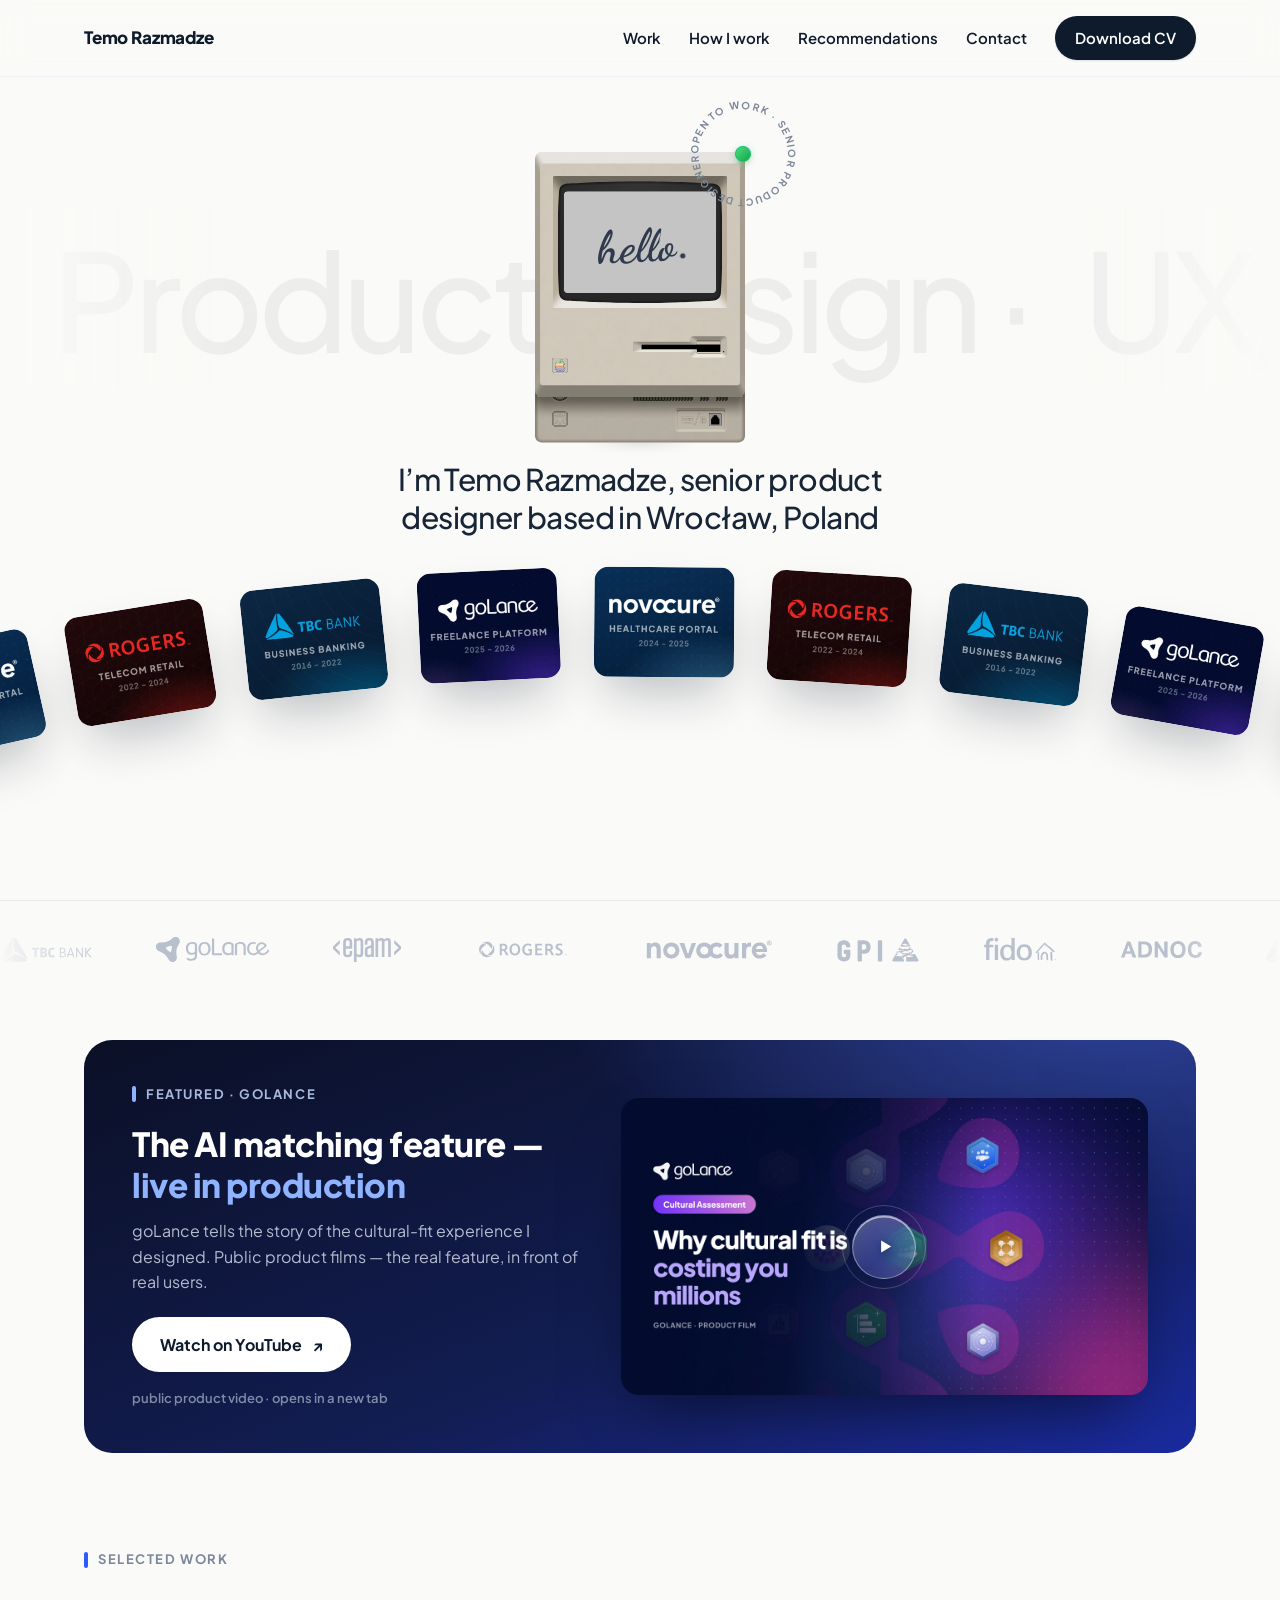
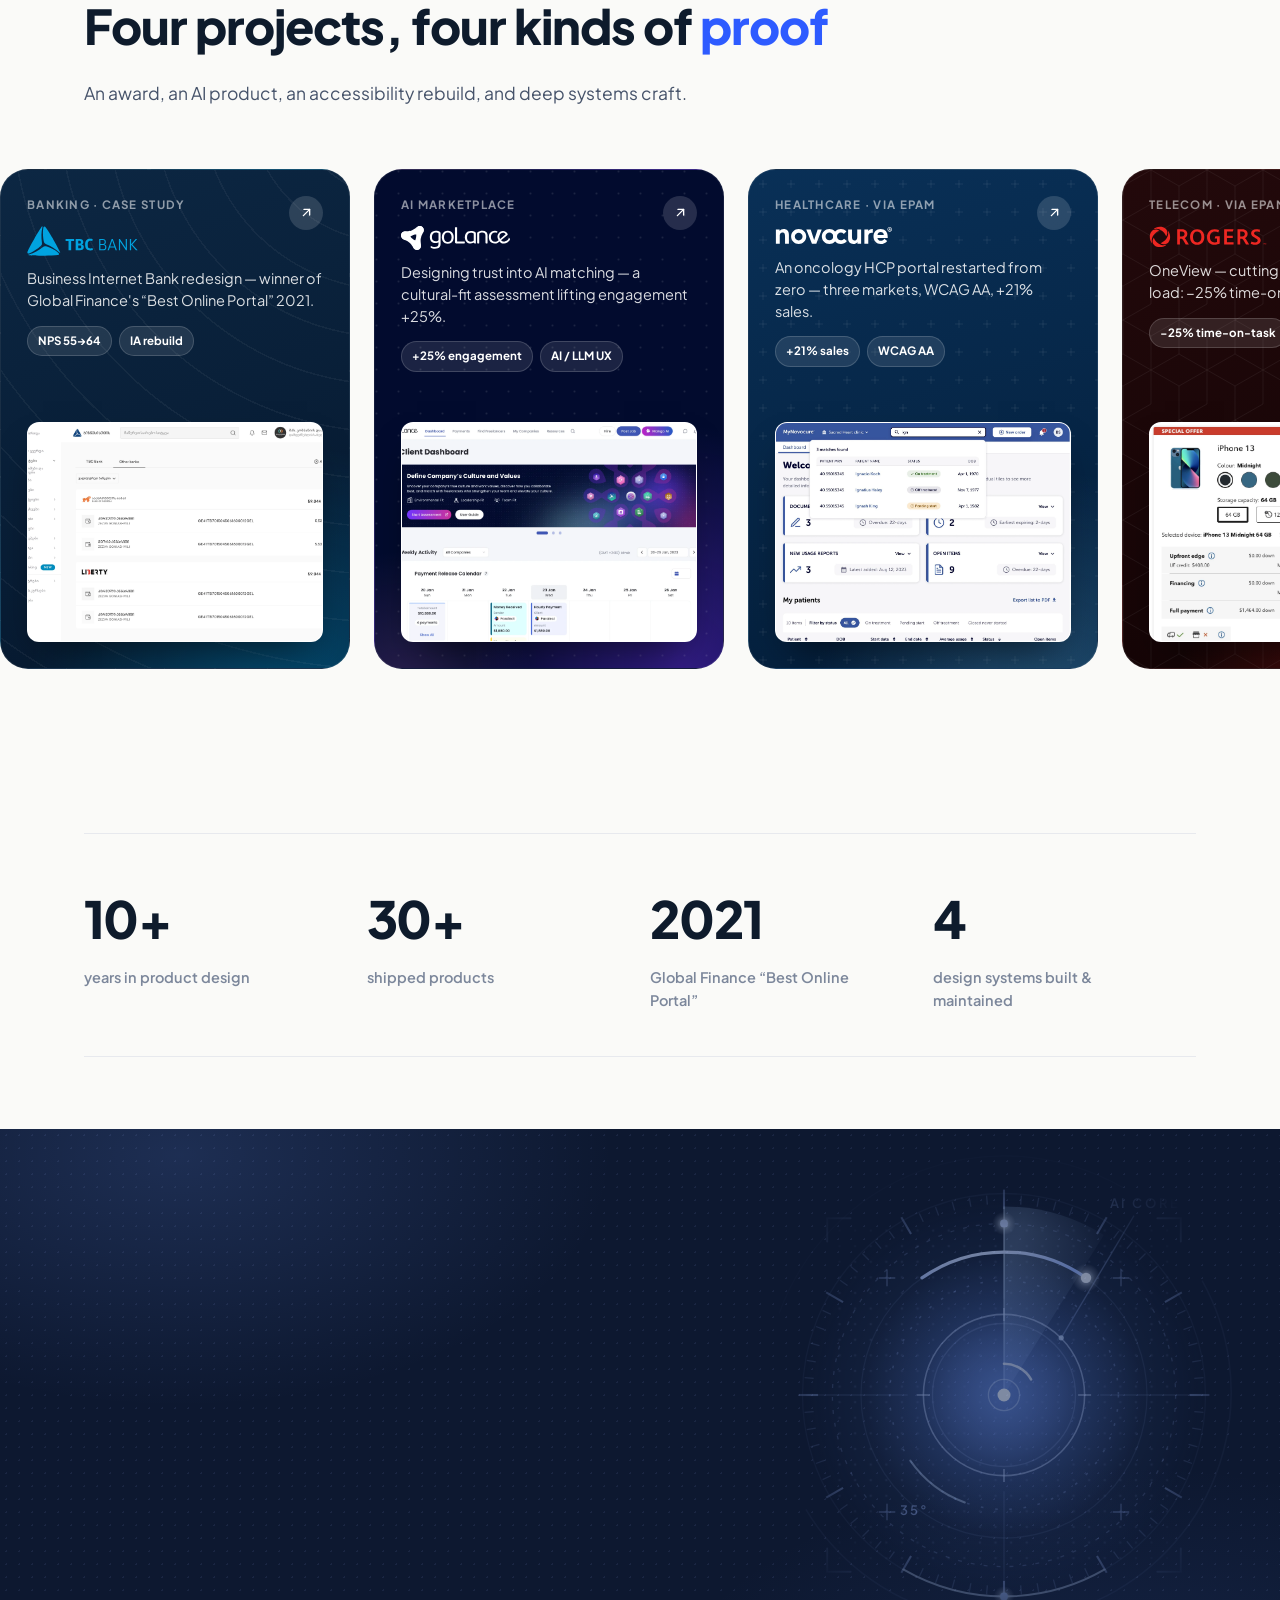
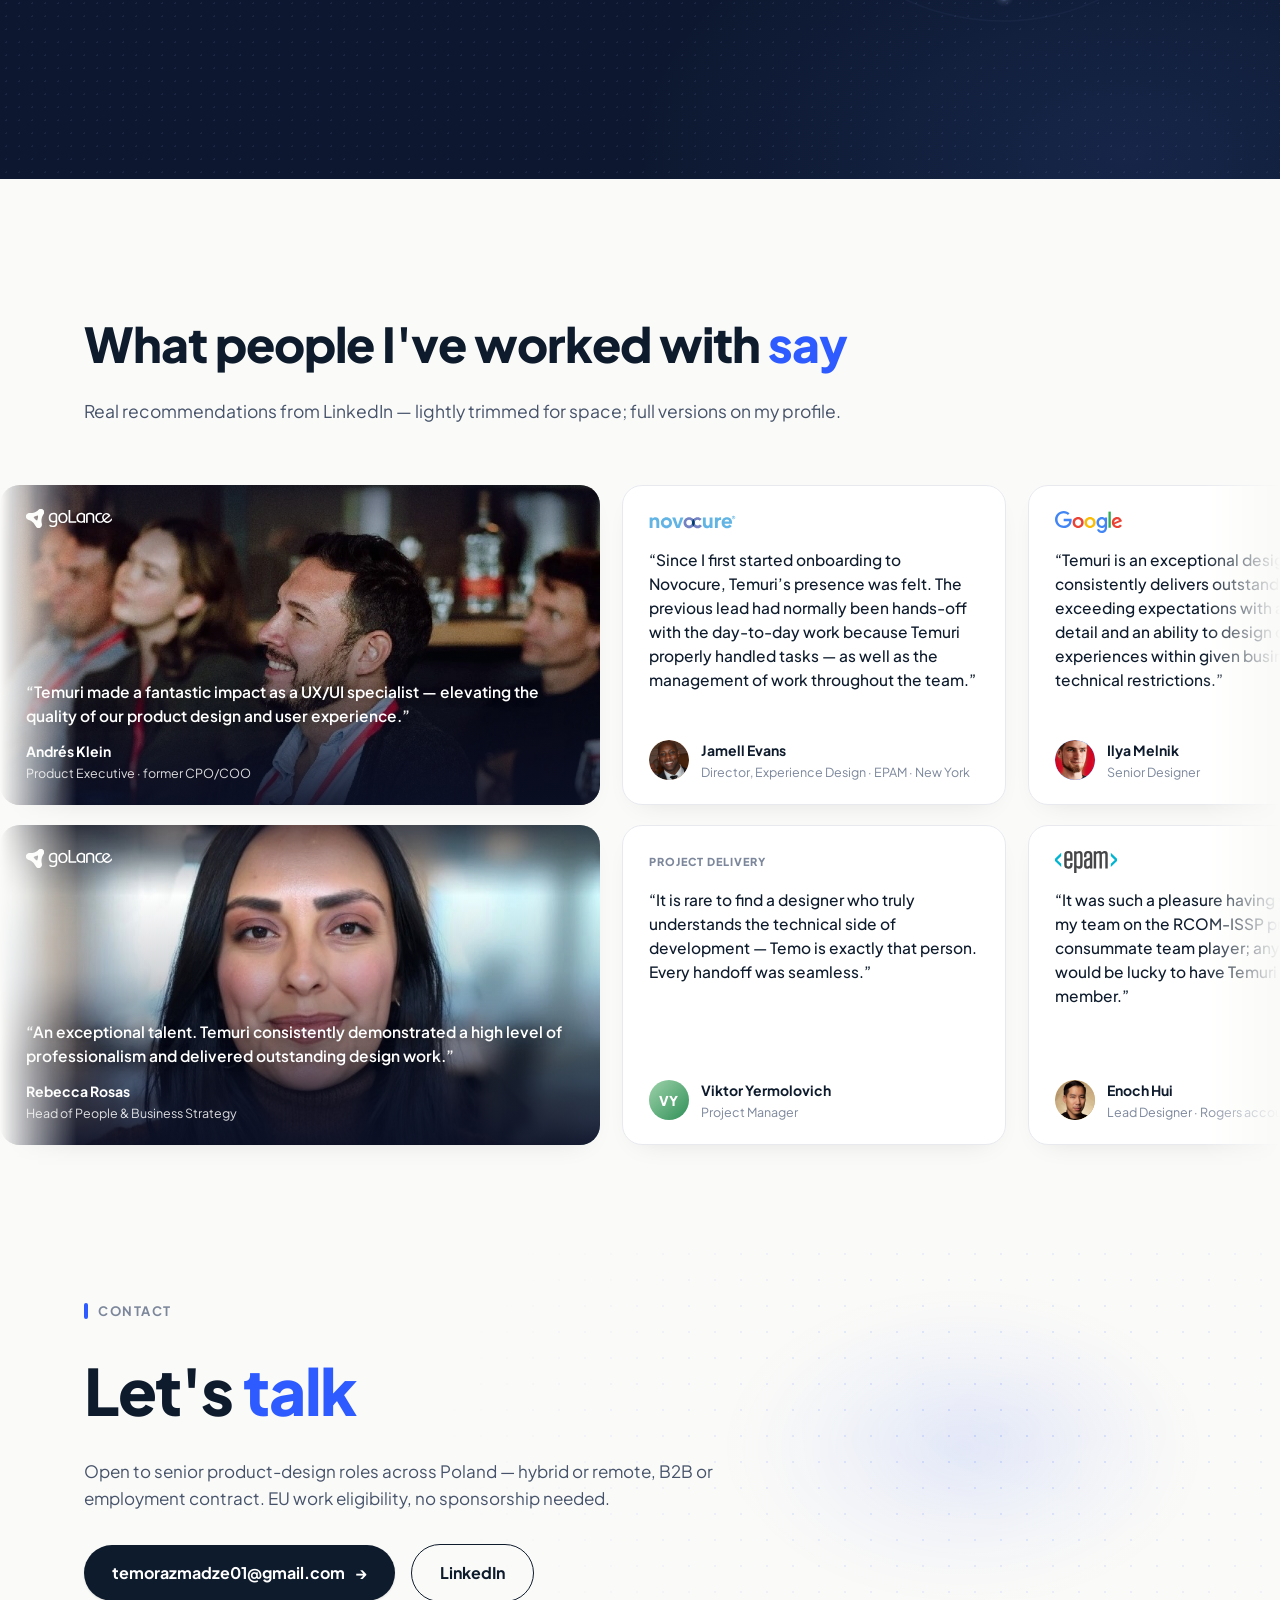
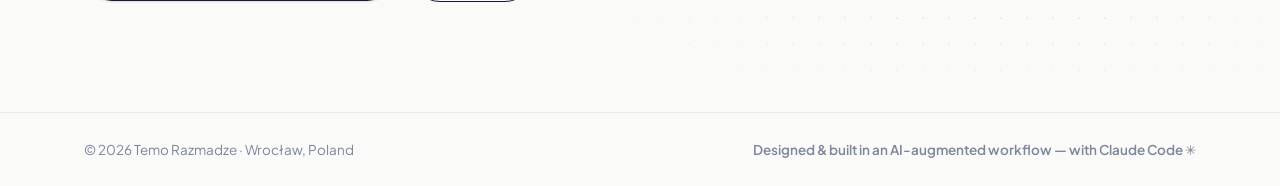
<file: index.html>
<!DOCTYPE html>
<html lang="en">
<head>
<meta charset="UTF-8">
<meta name="viewport" content="width=device-width, initial-scale=1.0">
<title>Temo Razmadze — Senior Product Designer</title>
<meta name="description" content="Senior Product Designer with 10+ years across fintech, healthcare and AI. Global Finance award winner. Based in Wrocław, Poland.">
<link rel="canonical" href="https://www.temorazmadze.com/">

<!-- Open Graph / social share preview -->
<meta property="og:type" content="website">
<meta property="og:site_name" content="Temo Razmadze">
<meta property="og:title" content="Temo Razmadze — Senior Product Designer">
<meta property="og:description" content="10+ years across fintech, healthcare and AI. Global Finance “Best Online Portal” 2021 winner. Open to senior product-design roles in Poland / EU.">
<meta property="og:url" content="https://www.temorazmadze.com/">
<meta property="og:image" content="https://www.temorazmadze.com/assets/og-image.png?v=2">
<meta property="og:image:type" content="image/png">
<meta property="og:image:width" content="1200">
<meta property="og:image:height" content="630">
<meta property="og:image:alt" content="Temo Razmadze — I turn complex products into experiences people trust.">
<meta name="twitter:card" content="summary_large_image">
<meta name="twitter:title" content="Temo Razmadze — Senior Product Designer">
<meta name="twitter:description" content="10+ years across fintech, healthcare and AI. Global Finance “Best Online Portal” 2021 winner. Open to senior product-design roles in Poland / EU.">
<meta name="twitter:image" content="https://www.temorazmadze.com/assets/og-image.png?v=2">

<link rel="preconnect" href="https://fonts.googleapis.com">
<link rel="preconnect" href="https://fonts.gstatic.com" crossorigin>
<link href="https://fonts.googleapis.com/css2?family=Dancing+Script:wght@700&family=Plus+Jakarta+Sans:ital,wght@0,200..800;1,400&display=swap" rel="stylesheet">
<link rel="stylesheet" href="styles.css?v=86">
<link rel="icon" href="assets/favicon.svg" type="image/svg+xml">
<link rel="icon" href="assets/favicon-32.png" sizes="32x32" type="image/png">
<link rel="icon" href="assets/favicon-16.png" sizes="16x16" type="image/png">
<link rel="apple-touch-icon" href="assets/apple-touch-icon.png">
<link rel="shortcut icon" href="assets/favicon.ico">
<script>
// Must run before the browser restores scroll: always start at the top.
if ("scrollRestoration" in history) history.scrollRestoration = "manual";
</script>
</head>
<body>

<div class="curtain" aria-hidden="true"></div>

<header class="nav" id="top">
  <div class="nav-inner">
    <a class="nav-name" href="#top">Temo&nbsp;Razmadze</a>
    <button class="nav-toggle" type="button" aria-label="Open menu" aria-expanded="false" aria-controls="nav-links"><span class="nav-burger" aria-hidden="true"></span></button>
    <nav class="nav-links" id="nav-links" aria-label="Main">
      <a href="#work">Work</a>
      <a href="#ai">How I work</a>
      <a href="#words">Recommendations</a>
      <a href="#contact">Contact</a>
      <a class="btn btn-small" href="assets/CV_Temuri_Razmadze.pdf" download aria-label="Download CV (PDF)"><span class="cv-long">Download CV</span><span class="cv-short" aria-hidden="true">CV</span></a>
    </nav>
  </div>
</header>

<main>
  <!-- ============ HERO v2 — matmac-style: giant marquee + retro Mac + orbit badge ============
       v1 hero (showreel layout) lives in git history; its CSS/JS stay in place, unused. -->
  <section class="hero2">
    <div class="hero2-marquee" aria-hidden="true">
      <div class="hero2-mq-track">
        <ul>
          <li>Product Design ·</li><li>UX/UI ·</li><li>Design Systems ·</li><li>Fintech ·</li><li>Healthcare ·</li><li>AI Products ·</li>
        </ul>
        <ul>
          <li>Product Design ·</li><li>UX/UI ·</li><li>Design Systems ·</li><li>Fintech ·</li><li>Healthcare ·</li><li>AI Products ·</li>
        </ul>
      </div>
    </div>
    <div class="hero2-stage">
      <div class="hero2-mac" aria-hidden="true">
        <div class="hero2-badge">
          <span class="hero2-dot"></span>
          <svg class="hero2-ring" viewBox="0 0 200 200">
            <defs><path id="h2circ" d="M100,100 m-57,0 a57,57 0 1,1 114,0 a57,57 0 1,1 -114,0"/></defs>
            <text><textPath href="#h2circ">OPEN TO WORK · SENIOR PRODUCT DESIGNER&#160;</textPath></text>
          </svg>
        </div>
        <!-- Macintosh mockup from Figma Community (assets/mac.svg, viewBox cropped
             to the front body). The old hand-drawn TemoMac svg lives in git history. -->
        <img class="hero2-macsvg" src="assets/mac.svg" alt="" width="706" height="978">
        <!-- Dancing Script "hello" revealed by an animated stroke mask that
             traces the pen's route over the glyphs — writing, in the real font -->
        <svg class="hero2-hello" viewBox="22 0 96 58" width="96" height="58" xmlns="http://www.w3.org/2000/svg" aria-hidden="true">
          <defs>
            <mask id="helloMask" maskUnits="userSpaceOnUse" x="0" y="0" width="150" height="70">
              <path class="hh-mask" pathLength="1" d="M28 44 C30 36 33 24 36 16 C38 10 41 7 43 9 C44 11 42 18 40 24 C38 33 37 41 37 46 C37 48 38 49 39 48 C41 46 42 40 44 35 C45 31 47 30 48 33 C49 36 48 42 48 46 C49 50 51 49 53 46 C55 42 58 36 60 33 C61 31 62 32 61 34 C59 38 56 40 54 41 C52 42 52 45 54 46 C56 48 60 47 63 44 C66 44 68 36 70 26 C72 15 75 7 76 6 C77 6 77 11 76 17 C74 27 71 38 70 44 C70 48 70 50 72 49 C74 46 77 38 80 28 C82 16 86 7 87 6 C88 6 88 11 87 17 C85 27 82 38 81 44 C81 48 81 50 83 49 C85 48 88 46 90 42 C92 36 95 32 98 31 C95 30 92 33 91 37 C90 41 92 45 95 45 C99 45 102 42 102 38 C102 34 100 31 98 31 C100 32 103 36 104 40 C105 43 106 46 106 47"/>
            </mask>
          </defs>
          <text class="hh-text" x="66" y="48" text-anchor="middle" mask="url(#helloMask)">hello</text>
          <circle class="hh-dot" cx="112" cy="45" r="2.6" fill="#2f3a4d"/>
        </svg>
      </div>
      <h1 class="hero2-intro">I’m Temo Razmadze, senior product designer based in Wrocław, Poland</h1>
    </div>
    <!-- Project cards drifting along an arc (matmac-style). Real screens now,
         built by ../hero_cards.py — each is the top-left of that product,
         framed on its own identity band so the brand colour survives at 140px.
         Every card links to its case page.
         The arc is decorative chrome: the keyboard and screen-reader route to
         the same four cases is the "Selected work" section below, so the whole
         arc stays out of the accessibility tree (aria-hidden on the container)
         and out of the tab order (tabindex="-1" on every card — that is what
         keeps the container's aria-hidden legal). Same convention as the
         .pcard.is-clone marquee cards further down. -->
    <div class="hero2-arc" aria-hidden="true">
      <div class="hero2-arc-track">
        <a class="hero2-card" href="tbc.html"      tabindex="-1"><img src="assets/hero-tbc.webp"      alt="" width="420" height="330" decoding="async" fetchpriority="low"></a>
        <a class="hero2-card" href="golance.html"  tabindex="-1"><img src="assets/hero-golance.webp"  alt="" width="420" height="330" decoding="async" fetchpriority="low"></a>
        <a class="hero2-card" href="novocure.html" tabindex="-1"><img src="assets/hero-novocure.webp" alt="" width="420" height="330" decoding="async" fetchpriority="low"></a>
        <a class="hero2-card" href="rogers.html"   tabindex="-1"><img src="assets/hero-rogers.webp"   alt="" width="420" height="330" decoding="async" fetchpriority="low"></a>
        <a class="hero2-card" href="tbc.html"      tabindex="-1"><img src="assets/hero-tbc.webp"      alt="" width="420" height="330" decoding="async" fetchpriority="low"></a>
        <a class="hero2-card" href="golance.html"  tabindex="-1"><img src="assets/hero-golance.webp"  alt="" width="420" height="330" decoding="async" fetchpriority="low"></a>
        <a class="hero2-card" href="novocure.html" tabindex="-1"><img src="assets/hero-novocure.webp" alt="" width="420" height="330" decoding="async" fetchpriority="low"></a>
        <a class="hero2-card" href="rogers.html"   tabindex="-1"><img src="assets/hero-rogers.webp"   alt="" width="420" height="330" decoding="async" fetchpriority="low"></a>
        <a class="hero2-card" href="tbc.html"      tabindex="-1"><img src="assets/hero-tbc.webp"      alt="" width="420" height="330" decoding="async" fetchpriority="low"></a>
        <a class="hero2-card" href="golance.html"  tabindex="-1"><img src="assets/hero-golance.webp"  alt="" width="420" height="330" decoding="async" fetchpriority="low"></a>
        <a class="hero2-card" href="novocure.html" tabindex="-1"><img src="assets/hero-novocure.webp" alt="" width="420" height="330" decoding="async" fetchpriority="low"></a>
        <a class="hero2-card" href="rogers.html"   tabindex="-1"><img src="assets/hero-rogers.webp"   alt="" width="420" height="330" decoding="async" fetchpriority="low"></a>
      </div>
    </div>
  </section>

  <!-- ============ TRUST STRIP ============ -->
  <section class="trust" aria-label="Companies I have designed for">
    <svg width="0" height="0" style="position:absolute" aria-hidden="true">
      <defs>
        <symbol id="lg-epam" viewBox="0 0 225.2 79.3">
          <g fill="currentColor" transform="translate(-399.4 -472.35)">
            <path d="M441.9,507.85v14.5c0,3.7,1.8,5.5,5.5,5.5H449c3.7,0,5.5-1.8,5.5-5.5v-7.1H463v6.8c0,9.3-4.7,14.1-14.1,14.1h-1.8c-9.3,0-14.1-4.7-14.1-13v-35.6c0-10.4,4.7-15.2,14.1-15.2h1.8c9.3,0,14.1,4.7,14.1,14.1v21.3H441.9Zm0-8.5h12.5v-13.2c0-3.7-1.8-5.5-5.5-5.5h-1.4c-3.7,0-5.5,1.8-5.5,5.5v13.2Z"/>
            <path d="M468.8,473.15h8.8v4a14.74,14.74,0,0,1,10.7-4.7c7.5,0,11.2,5,11.2,12.3v39c0,7.4-3.7,12.3-11.2,12.3a14.86,14.86,0,0,1-10.7-4.5v20.1h-8.8Zm8.8,51.4a12.23,12.23,0,0,0,8.1,3.2c3.2,0,5.1-1.5,5.1-5.1v-36.8c0-3.6-1.8-5.1-5.1-5.1a12.75,12.75,0,0,0-8.1,3.2Z"/>
            <path d="M504.8,513.75c0-7.7,2.5-10.8,9.2-13.1l11.8-4v-10.5c0-3.7-1.8-5.7-5.5-5.7h-1.4c-3.7,0-5.5,2-5.5,5.7V495h-8.5v-8.5c0-9.3,4.7-14.1,14.1-14.1h1.7c9.3,0,14.1,4.7,14.1,14.1v48.9H526v-3.9a14.87,14.87,0,0,1-10.7,4.6c-7,0-10.3-4-10.3-11v-11.3Zm21,11.1v-20.5l-8,3c-3.2,1.3-4.3,2.9-4.3,6.5v9.5c0,3,1.5,4.5,4.3,4.5A14.48,14.48,0,0,0,525.8,524.85Z"/>
            <path d="M570,535.35h-8.8v-50.1c0-3.1-1.5-4.5-4.2-4.5-2.4,0-5,.9-8.1,3.1v51.5h-8.8v-62.2h8.8v4a15.09,15.09,0,0,1,10.7-4.7c4.5,0,7.5,1.8,9.1,5.1,3.1-2.7,6.8-5.1,11.9-5.1,6.8,0,10.3,4.2,10.3,11v52h-8.8v-50.2c0-3.1-1.5-4.5-4.2-4.5-2.4,0-5,.9-8.1,3.1v51.5Z"/>
            <path d="M421.9,478.85v11.5l-14.7,14,14.7,13.8v11.7l-22.5-21.2v-8.4Z"/>
            <path d="M624.6,500.25v8.4l-22.5,21.2v-11.7l14.7-13.8-14.7-14.1v-11.4Z"/>
          </g>
        </symbol>
        <symbol id="lg-golance" viewBox="0 0 136 30">
          <path fill="currentColor" d="M107.997 13.1834V11.6207C107.997 9.69205 107.423 8.27344 106.275 7.36456C105.148 6.43349 103.599 5.96802 101.628 5.96802C100.458 5.96802 99.4075 6.12313 98.4759 6.43349C97.5445 6.72165 96.7971 7.03201 96.2338 7.36456C95.7789 7.65273 95.4539 7.95192 95.259 8.26228C95.0857 8.55044 94.9991 8.92725 94.9991 9.39286V13.1834V15.0121V20.7312C94.9991 21.1525 95.1182 21.4628 95.3565 21.6623C95.5947 21.8396 95.9414 21.9283 96.3963 21.9283C96.6562 21.9283 96.8946 21.8951 97.1111 21.8286C97.3278 21.7842 97.4903 21.7398 97.5986 21.6955V15.0121V13.1834V9.25981C98.0752 8.97165 98.6492 8.71672 99.3208 8.49501C99.9923 8.27344 100.761 8.16259 101.628 8.16259C102.776 8.16259 103.686 8.45075 104.358 9.02708C105.051 9.6034 105.397 10.5123 105.397 11.7536V13.1834V15.0121V20.7312C105.397 21.1525 105.506 21.4628 105.722 21.6623C105.961 21.8396 106.318 21.9283 106.795 21.9283C107.033 21.9283 107.26 21.8951 107.477 21.8286C107.715 21.7842 107.889 21.7398 107.997 21.6955V15.0121V13.1834Z"/>
          <path fill="currentColor" d="M68.7678 21.7982C68.3561 21.7982 68.0096 21.6652 67.7278 21.3992C67.4679 21.111 67.3379 20.7564 67.3379 20.3352V1.64832H70.0025V19.4707H79.3284C79.4368 19.5594 79.5234 19.7035 79.5885 19.903C79.6534 20.1025 79.6859 20.3242 79.6859 20.5679C79.6859 20.9448 79.5885 21.2441 79.3935 21.4657C79.1985 21.6874 78.9386 21.7982 78.6136 21.7982H68.7678Z"/>
          <path fill="currentColor" d="M65.76 14.1172C65.76 15.7575 65.4567 17.1873 64.8501 18.4065C64.2434 19.6256 63.3878 20.5678 62.283 21.2327C61.1782 21.8978 59.8784 22.2303 58.3837 22.2303C56.8888 22.2303 55.5783 21.8978 54.4518 21.2327C53.347 20.5678 52.4913 19.6256 51.8847 18.4065C51.2782 17.1873 50.9749 15.7575 50.9749 14.1172C50.9749 12.4547 51.2782 11.0249 51.8847 9.82788C52.513 8.60865 53.3795 7.66654 54.4842 7.00156C55.6108 6.33659 56.9105 6.00403 58.3837 6.00403C59.8568 6.00403 61.1457 6.33659 62.2505 7.00156C63.3554 7.66654 64.211 8.60865 64.8176 9.82788C65.4457 11.0249 65.76 12.4547 65.76 14.1172ZM58.3837 8.1986C56.9322 8.1986 55.7733 8.73053 54.9068 9.79466C54.0618 10.8365 53.6394 12.2773 53.6394 14.1172C53.6394 15.9792 54.051 17.4312 54.8742 18.473C55.7191 19.5148 56.8888 20.0358 58.3837 20.0358C59.8568 20.0358 61.0049 19.5148 61.8281 18.473C62.6729 17.409 63.0953 15.957 63.0953 14.1172C63.0953 12.2773 62.6729 10.8365 61.8281 9.79466C61.0049 8.73053 59.8568 8.1986 58.3837 8.1986Z"/>
          <path fill="currentColor" fill-rule="evenodd" clip-rule="evenodd" d="M42.9955 21.3327C41.7391 21.3327 40.58 21.0888 39.5185 20.6011C38.457 20.0914 37.6014 19.2711 36.9516 18.1406C36.3016 17.0101 35.9767 15.5139 35.9767 13.6517C35.9767 11.9672 36.2908 10.5594 36.919 9.42899C37.569 8.29841 38.457 7.44496 39.5836 6.86864C40.7101 6.29231 41.999 6.00415 43.4504 6.00415C44.447 6.00415 45.3568 6.1372 46.18 6.40316C47.0249 6.64707 47.7289 6.95729 48.2921 7.33424C48.6171 7.55581 48.877 7.81074 49.072 8.0989C49.2887 8.365 49.397 8.69742 49.397 9.09644V18.8057V19.3708V22.4631C49.397 23.9263 49.0829 25.1011 48.4546 25.9878C47.848 26.8745 47.0032 27.5172 45.92 27.9163C44.8585 28.3153 43.6562 28.5148 42.3131 28.5148C41.23 28.5148 40.2984 28.3929 39.5185 28.149C38.7388 27.9052 38.208 27.7057 37.9264 27.5505C37.2764 27.1737 36.9516 26.6972 36.9516 26.1207C36.9516 25.8103 37.0165 25.5444 37.1465 25.3227C37.2981 25.1232 37.4823 24.9681 37.6989 24.8572C38.1539 25.212 38.7928 25.5333 39.6161 25.8215C40.4609 26.1319 41.3599 26.287 42.3131 26.287C43.7645 26.287 44.8694 25.9656 45.6276 25.3227C46.4075 24.6799 46.7974 23.6713 46.7974 22.297V20.2004C46.4856 20.4451 46.074 20.6784 45.5626 20.9004C44.8694 21.1886 44.0137 21.3327 42.9955 21.3327ZM45.4001 8.49792C45.9634 8.67523 46.4292 8.8859 46.7974 9.12967V17.7505C46.4774 18.0693 46.0767 18.3656 45.5951 18.6394C45.0102 18.9718 44.2411 19.1381 43.2879 19.1381C41.9665 19.1381 40.8509 18.7169 39.9411 17.8746C39.0529 17.0323 38.6088 15.6136 38.6088 13.6185C38.6088 11.8229 39.0529 10.4708 39.9411 9.56191C40.8292 8.65316 41.999 8.19872 43.4504 8.19872C44.2086 8.19872 44.8585 8.29841 45.4001 8.49792Z"/>
          <path fill="currentColor" fill-rule="evenodd" clip-rule="evenodd" d="M86.8771 21.848C85.5925 21.848 84.4076 21.5975 83.3225 21.0965C82.2372 20.5728 81.3625 19.7303 80.6981 18.5691C80.0336 17.4078 79.7014 15.8708 79.7014 13.9581C79.7014 12.2277 80.0226 10.7817 80.6648 9.62048C81.3293 8.45922 82.2372 7.58263 83.3889 6.99057C84.5406 6.3985 85.8583 6.10254 87.3421 6.10254C88.3608 6.10254 89.291 6.23922 90.1325 6.51245C90.9963 6.76281 91.7161 7.08164 92.2919 7.46868C92.6242 7.69644 92.8899 7.95823 93.0892 8.25433C93.3107 8.52756 93.4214 8.86913 93.4214 9.27891V19.8329V21.848C93.4214 21.848 91.3743 22.3703 90.963 21.4039C90.7857 20.9868 90.7637 20.685 90.7637 20.685C90.4449 20.9363 90.0242 21.1759 89.5014 21.4039C88.7927 21.7 87.9179 21.848 86.8771 21.848ZM90.7637 9.31308V18.1684C90.4366 18.4958 90.0269 18.8002 89.5346 19.0814C88.9367 19.4229 88.1505 19.5937 87.176 19.5937C85.825 19.5937 84.6845 19.161 83.7544 18.2959C82.8463 17.4306 82.3923 15.9733 82.3923 13.9241C82.3923 12.0797 82.8463 10.6907 83.7544 9.75716C84.6623 8.82353 85.8583 8.35671 87.3421 8.35671C88.1172 8.35671 88.7817 8.45922 89.3353 8.66411C89.9111 8.84626 90.3873 9.06258 90.7637 9.31308Z"/>
          <path fill="currentColor" fill-rule="evenodd" clip-rule="evenodd" d="M124.866 17.8402L132.582 11.4077C132.889 11.1683 133.084 10.9086 133.168 10.6284C133.242 10.3295 133.158 9.97474 132.915 9.5641C132.256 8.44416 131.426 7.60651 130.427 7.05089C129.435 6.46546 128.366 6.19386 127.222 6.23607C126.095 6.26707 124.974 6.62482 123.859 7.30944C122.982 7.84818 122.261 8.50616 121.699 9.28365C121.125 10.0424 120.734 10.8794 120.526 11.7947C120.336 12.6987 120.334 13.6662 120.518 14.6968C120.709 15.6977 121.769 17.7083 121.769 17.7083C121.769 17.7083 120.091 18.9459 119.446 19.2253C118.801 19.5047 118.101 19.6942 117.229 19.6942C115.783 19.6942 114.582 19.1943 113.625 18.1945C112.668 17.1946 112.19 15.76 112.19 13.8907C112.19 12.0431 112.647 10.6195 113.561 9.61963C114.497 8.61973 115.719 8.11978 117.229 8.11978C118.122 8.11978 118.963 8.32416 119.253 8.47433C119.253 8.47433 121.138 7.43249 120.22 6.82542C119.542 6.37646 118.548 5.96802 117.229 5.96802C115.762 5.96802 114.444 6.25057 113.274 6.81569C112.126 7.40257 111.222 8.28282 110.563 9.45658C109.904 10.6303 109.574 12.1084 109.574 13.8907C109.574 15.6513 109.915 17.1185 110.595 18.2922C111.275 19.4878 112.19 20.379 113.338 20.9657C114.507 21.5744 115.783 21.8787 117.165 21.8787C118.483 21.8787 119.446 21.5754 120.22 21.204C121.059 20.8498 122.414 19.9508 122.93 19.4231C123.498 20.0803 124.148 20.694 124.809 21.0964C125.981 21.7751 127.232 22.0615 128.563 21.9555C129.913 21.8384 131.292 21.3478 132.7 20.4837C133.504 19.9899 134.171 19.4533 134.701 18.8738C135.25 18.2831 135.628 17.7206 135.836 17.1864C136.051 16.6222 136.055 16.1627 135.846 15.808C135.714 15.5841 135.535 15.4274 135.308 15.338C135.088 15.2186 134.839 15.1554 134.561 15.1482C134.371 15.6713 134.042 16.2543 133.575 16.8972C133.108 17.54 132.49 18.0972 131.722 18.5685C130.276 19.4551 128.909 19.774 127.617 19.5249C126.621 19.3084 125.696 18.7415 124.866 17.8402ZM130.6 10.4515C129.923 9.46991 129.081 8.8432 128.075 8.57146C127.057 8.28111 126 8.47265 124.903 9.14607C123.77 9.84191 123.076 10.8398 122.82 12.1398C122.579 13.3763 122.846 14.6905 123.704 16.1913L130.6 10.4515Z"/>
          <path fill="currentColor" fill-rule="evenodd" clip-rule="evenodd" d="M28.417 5.27847C28.4959 3.77077 27.9113 2.24387 26.7021 1.19089C24.6466 -0.599161 21.565 -0.341963 19.819 1.76533C19.1319 2.59454 18.754 3.58663 18.6737 4.59415C18.5511 5.65418 18.6706 6.71445 18.8062 7.91608C19.0012 9.64536 19.2292 11.6671 18.816 14.4012C18.4744 16.6613 17.5272 18.544 16.6699 20.2482C16.0659 21.4492 15.5065 22.5613 15.2348 23.6545C14.743 25.4754 15.2829 27.5054 16.7799 28.8092C18.8354 30.5991 21.917 30.342 23.663 28.2347C24.3088 27.4553 24.6815 26.5319 24.7906 25.5873C25.0018 24.2404 24.8553 22.7818 24.7011 21.2472C24.5124 19.3688 24.3122 17.3767 24.7426 15.3368C25.3194 12.6023 26.2036 10.9215 26.9624 9.47896C27.605 8.25739 28.1577 7.20672 28.3578 5.832C28.3863 5.65624 28.4055 5.47939 28.4157 5.30229C28.4162 5.29451 28.4168 5.28673 28.4173 5.27883L28.417 5.27847Z"/>
          <path fill="currentColor" fill-rule="evenodd" clip-rule="evenodd" d="M25.751 9.42706C27.063 8.74659 28.0596 7.47027 28.3442 5.8779C28.8281 3.171 27.0716 0.576052 24.4211 0.0819324C23.3779 -0.112677 22.3515 0.0472888 21.4608 0.477957C20.5055 0.897078 19.6704 1.53026 18.7243 2.24779C17.3625 3.28052 15.7701 4.48793 13.2563 5.48334C11.1784 6.30614 9.11644 6.40618 7.24984 6.49662C5.93347 6.56055 4.71432 6.61963 3.65555 6.92437C1.87454 7.39673 0.43241 8.88334 0.0801746 10.8536C-0.403722 13.5605 1.35266 16.1555 4.00325 16.6496C4.98415 16.8325 5.95009 16.7021 6.80219 16.328C8.04365 15.8442 9.20096 14.9893 10.4186 14.0898C11.9094 12.9884 13.4907 11.8203 15.4272 11.1855C18.023 10.3345 19.8832 10.2793 21.4796 10.2321C22.8322 10.1919 23.9955 10.1575 25.2566 9.64938C25.4179 9.58751 25.5755 9.51701 25.7289 9.43848C25.7363 9.43484 25.7436 9.43131 25.7509 9.42767L25.751 9.42706Z"/>
          <path fill="currentColor" fill-rule="evenodd" clip-rule="evenodd" d="M17.338 29.166C18.5749 29.9901 20.1605 30.2346 21.6578 29.6874C24.2031 28.7573 25.5296 25.8919 24.6205 23.2875C24.2634 22.2642 23.6142 21.4334 22.8033 20.8583C21.9665 20.2178 21.0078 19.7932 19.9211 19.3118C18.3594 18.6203 16.5336 17.8117 14.4261 16.0772C12.684 14.6436 11.5647 12.861 10.5515 11.2472C9.83788 10.1108 9.17689 9.05808 8.38804 8.27033C7.09301 6.92226 5.1034 6.38587 3.24911 7.06343C0.70386 7.99357 -0.622596 10.8589 0.286431 13.4634C0.622589 14.4265 1.2174 15.219 1.9623 15.7885C2.99673 16.6497 4.30506 17.2491 5.68164 17.8798C7.36629 18.6515 9.15303 19.4701 10.6644 20.8725C12.6903 22.7522 13.6701 24.3781 14.5111 25.7735C15.2215 26.9522 15.8327 27.9664 16.8918 28.8303C17.0309 28.9479 17.1761 29.0574 17.3264 29.1581C17.3302 29.1608 17.334 29.1634 17.3378 29.166H17.338Z"/>
        </symbol>
              <symbol id="lg-rogers" viewBox="-64.16469 -18.6757 556.09398 112.0542"><path fill="currentColor" d="M394.9912 33.641c-1.386-.74-2.4368-1.2961-3.7452-1.9953-4.4075-2.3468-7.8296-4.199-7.8296-8.1608 0-4.4484 4.2194-6.3496 8.9295-6.3496 6.3128 0 11.1945 2.1016 12.1758 2.4695v-9.3956c-.785-.2413-5.119-1.6886-13.1326-1.6886-12.2862 0-18.8975 7.2532-18.8975 15.5244 0 8.2508 6.7012 12.503 12.278 15.4713 1.2757.6787 2.8171 1.5005 4.0355 2.1465 4.6201 2.4614 8.0137 4.3953 8.0137 8.6678 0 4.8614-4.6978 7.1592-9.3874 7.1592-8.0096 0-12.871-2.9234-13.6968-3.3772l-2.7108 8.308c.7932.4743 7.1796 3.737 16.5915 3.737 11.5176 0 20.1241-6.7462 20.1241-16.7265 0-7.0855-4.8204-11.5707-12.7482-15.7901m-55.8053 1.5618h-6.689V17.6096h6.689c8.8273 0 10.3769 5.72 10.3769 8.7128 0 3.4998-1.7745 8.8804-10.3769 8.8804m10.3483 6.9506v-.3557c2.2978-.8627 10.2746-4.894 10.2746-15.418 0-7.5067-4.8409-17.1395-20.3612-17.1395h-16.935v56.2223h9.9844V43.5681h3.5857c5.1761 0 6.4886 1.8848 9.7186 7.6866l8.03 14.2078h11.5094l-9.2975-16.3993c-3.0583-5.4788-5.4092-6.5909-6.509-6.9098M117.4 35.2028h-6.6849V17.6096H117.4c8.8354 0 10.3727 5.72 10.3727 8.7128 0 3.4998-1.7703 8.8804-10.3727 8.8804m10.3523 6.9506v-.3557c2.3019-.8627 10.2746-4.894 10.2746-15.418 0-7.5067-4.845-17.1395-20.3653-17.1395h-16.939v56.2223h9.9925V43.5681h3.5898c5.168 0 6.4804 1.8848 9.7104 7.6866l8.0341 14.2078h11.5053l-9.2974-16.3993c-3.0501-5.4788-5.4052-6.5909-6.505-6.9098m110.7315 1.0917h8.5738v12.597c-2.1793 1.0262-4.4811 1.705-8.1609 1.705-11.8855 0-17.7854-7.9401-17.7854-20.067 0-11.955 5.9857-20.3243 18.1411-20.3243 4.4607 0 8.9827 1.435 12.736 3.7942l2.813-8.6229c-4.4239-2.31-10.291-3.7983-16.3094-3.7983-17.168 0-28.0928 12.5561-28.0928 29.6383 0 16.1336 9.6654 28.0028 27.7411 28.0028 7.6989 0 14.024-1.9585 19.0406-4.522V35.121h-16.0436zm45.1381-2.2692h21.551v-8.3612h-21.551V17.6014h21.641l2.7311-8.3612h-34.61v56.2223h34.6918v-8.3612h-24.4539zM174.2764 57.547c-10.2092 0-15.5325-7.429-15.5325-20.1527 0-12.8096 5.3233-20.2385 15.5325-20.2385 10.4587 0 15.5285 7.7683 15.5285 20.2385 0 12.7237-5.401 20.1527-15.5285 20.1527m0-49.0182c-16.3216 0-26.2447 11.7874-26.2447 28.8655 0 17.2498 10.013 28.7796 26.2447 28.7796 16.0682 0 26.2407-11.5298 26.2407-28.7796 0-16.9922-9.919-28.8655-26.2407-28.8655m252.1397 50.6904l-1.844 4.796h-.026l-1.8644-4.796h-1.3615v6.2433h.8463v-5.2211h.023l2.0524 5.2211h.5724l2.0566-5.2211h.0229v5.2211h.8708v-6.2433h-1.3533zm-10.982.7687h2.0076v5.4746h.8667V59.988h2.0076v-.7687h-4.8818zM60.1392 34.7735c2.4083-3.1482 4.2808-8.3489 4.2808-13.7009C64.42 10.1684 54.2148 0 37.3044 0 26.9234 0 18.6808 4.1745 13.108 8.9336c2.7312-.8913 6.6113-1.795 11.4645-1.795 12.9772 0 28.195 10.238 35.5667 27.635m-45.5756 5.1597c-2.4082 3.1442-4.2808 8.349-4.2808 13.6968 0 10.9043 10.2052 21.0727 27.1156 21.0727 10.381 0 18.6236-4.1745 24.1922-8.9295-2.727.8913-6.6072 1.7908-11.4603 1.7908-12.9772 0-28.195-10.2338-35.5667-27.6308m20.2058-25.3656c-3.1441-2.4123-8.3489-4.2849-13.6968-4.2849C10.1724 10.2828 0 20.488 0 37.4025c0 10.381 4.1745 18.6195 8.9295 24.1881-.8913-2.723-1.7908-6.6071-1.7908-11.4603 0-12.9731 10.2337-28.1909 27.6307-35.5626m32.7947 10.0048c0 12.9772-10.2338 28.195-27.6349 35.5667 3.1442 2.4082 8.353 4.2848 13.701 4.2848 10.9042 0 21.0726-10.2051 21.0726-27.1155 0-10.385-4.1786-18.6277-8.9295-24.1964.8872 2.723 1.7908 6.6072 1.7908 11.4604"/></symbol>
              <symbol id="lg-novocure" viewBox="-140 226 615 98"><path id="XMLID_21_" fill="currentColor" d="M-64.1,317.1h-20v-37.3c0-9.8-1.4-19.9-12-19.9c-14.2,0-15.3,13.1-15.3,17.1v40.1h-20v-73.6
	h19.1v8.9c4.5-6.9,11.8-10.7,21.1-10.7c17,0,27.1,10.9,27.1,29.2V317.1z"/>
<polyline id="XMLID_20_" fill="currentColor" points="66.6,297.6 84.5,243.5 105.5,243.5 77.6,317.1 54.9,317.1 25.9,243.5 48.4,243.5 
	66.2,297.6 66.6,297.6 "/>
<path id="XMLID_19_" fill="currentColor" d="M269,318.9c-17,0-27.1-10.9-27.1-29.2v-46.2h20v37.3c0,9.9,1.4,19.9,12,19.9
	c14.2,0,15.3-13.1,15.3-17.1v-40.1h20v73.6h-19.1v-8.9C285.7,315.1,278.3,318.9,269,318.9"/>
<path id="XMLID_16_" fill="currentColor" d="M410.1,318.8c-21.3,0-36.8-16.2-36.8-38.6c0-23.1,14.8-38.6,36.8-38.6c23.2,0,36.5,14.6,36.5,40
	v6h-53.1c1.5,9.2,8,14.8,17.3,14.8c9,0,13.8-4.5,17.7-9.3l0.7-0.8l14.5,11l-0.7,0.9C435.5,313.5,423.5,318.8,410.1,318.8 M393.6,272
	h33c-0.6-9.4-6.5-14.8-16.4-14.8C401.1,257.2,395.2,262.4,393.6,272"/>
<path id="XMLID_13_" fill="currentColor" d="M-13.6,318.9c-21.6,0-39.1-17.3-39.1-38.6c0-21.3,17.6-38.6,39.1-38.6
	c21.6,0,39.1,17.3,39.1,38.6C25.5,301.6,7.9,318.9-13.6,318.9 M-13.6,260.4c-11.1,0-20.1,8.9-20.1,19.9c0,10.9,9,19.9,20.1,19.9
	c11.1,0,20.1-8.9,20.1-19.9C6.5,269.3-2.5,260.4-13.6,260.4"/>
<path id="XMLID_12_" fill="currentColor" d="M346.1,317.1h-20v-73.6h20v8.8c4.4-6.7,11.8-10.6,20.4-10.6c0.6,0,1.3,0,2.1,0.1l1,0.1v19.5
	l-1.3-0.2c-1.5-0.2-2.8-0.4-4-0.4c-17.9,0-18.1,16.8-18.1,16.9V317.1z"/>
<path id="XMLID_9_" fill="currentColor" d="M145.3,318.4c-21.6,0-39.1-17.3-39.1-38.6c0-21.3,17.6-38.6,39.1-38.6
	c21.6,0,39.1,17.3,39.1,38.6C184.4,301.1,166.9,318.4,145.3,318.4 M145.3,260c-11.1,0-20.1,8.9-20.1,19.9c0,10.9,9,19.9,20.1,19.9
	c11.1,0,20.1-8.9,20.1-19.9C165.4,268.9,156.4,260,145.3,260"/>
<path id="XMLID_8_" fill="currentColor" d="M204.6,318.5c-21.6,0-39.1-17.3-39.1-38.6c0-21.3,17.6-38.6,39.1-38.6c10.5,0,20.4,4.2,27.7,11.7
	l0.7,0.8l-13.5,13.1l-0.7-0.8c-3.8-3.9-8.8-6-14.2-6c-11.1,0-20.1,8.9-20.1,19.9c0,10.9,9,19.9,20.1,19.9c6,0,11.7-2.7,15.5-7.4
	l0.7-0.8l14.6,11.7l-0.7,0.8C227.3,313.2,216.3,318.5,204.6,318.5"/>
<path id="XMLID_7_" fill="currentColor" d="M184.4,279.8c0-9.6-3.6-18.4-9.5-25.2c-5.9,6.8-9.5,15.6-9.5,25.2c0,9.6,3.6,18.4,9.5,25.2
	C180.8,298.3,184.4,289.5,184.4,279.8"/>
<path id="XMLID_2_" fill="currentColor" d="M456.9,231.3c6.5,0,11.7,5.3,11.7,11.9s-5.2,11.9-11.7,11.9c-6.4,0-11.6-5.3-11.6-11.9
	S450.5,231.3,456.9,231.3 M456.9,252.4c5,0,8.8-4.1,8.8-9.3c0-5.2-3.8-9.2-8.8-9.2c-4.9,0-8.7,4.1-8.7,9.2
	C448.2,248.3,452,252.4,456.9,252.4 M452.8,237.1h4.9c2.3,0,3.9,1.5,3.9,3.8c0,1.8-1.3,2.9-2.1,3.1v0.1c0,0,0.1,0.1,0.4,0.7l2.2,4.3
	h-3l-2-4.4h-1.6v4.4h-2.8V237.1z M457.1,242.7c1.1,0,1.7-0.7,1.7-1.8c0-1.1-0.6-1.7-1.7-1.7h-1.6v3.5H457.1z"/></symbol>
              <symbol id="lg-tbc" viewBox="0 0 156.67216 42.32074"><g
     id="layer1"
     transform="translate(179.13371,-233.76225)">
    <g
       id="g1413"
       transform="translate(0.4999957,-0.49999891)">
      <polygon
         transform="matrix(0.02381832,0,0,0.02381832,-179.13808,234.7582)"
         style="clip-rule:evenodd;fill:currentColor;fill-opacity:1;fill-rule:nonzero;image-rendering:optimizeQuality;shape-rendering:geometricPrecision;text-rendering:geometricPrecision"
         class="fil0"
         points="2441,1420 2441,874 2267,874 2267,747 2771,747 2771,874 2596,874 2596,1420 "
         id="polygon1339" />
      <path
         style="clip-rule:evenodd;fill:currentColor;fill-opacity:1;fill-rule:nonzero;stroke-width:0.02381832;image-rendering:optimizeQuality;shape-rendering:geometricPrecision;text-rendering:geometricPrecision"
         class="fil0"
         d="m -103.96746,265.65056 c 0.30964,-0.11909 0.54782,-0.33346 0.69073,-0.61928 0.11909,-0.30963 0.19055,-0.73836 0.19055,-1.31 0,-0.57164 -0.0715,-1.00037 -0.19055,-1.28619 -0.14291,-0.28582 -0.38109,-0.50019 -0.71455,-0.61928 -0.30964,-0.11909 -0.80982,-0.16673 -1.4291,-0.16673 h -1.92928 v 4.16821 h 1.92928 c 0.6431,0 1.11946,-0.0476 1.45292,-0.16673 z m -0.35728,-6.74058 c 0.262,-0.1191 0.45255,-0.30964 0.57164,-0.57164 0.0953,-0.262 0.16673,-0.6431 0.16673,-1.19092 0,-0.524 -0.0714,-0.9051 -0.16673,-1.1671 -0.11909,-0.262 -0.30964,-0.45254 -0.57164,-0.57164 -0.28582,-0.0953 -0.66691,-0.16672 -1.21473,-0.16672 h -1.81019 v 3.83474 h 1.78637 c 0.54782,0 0.95273,-0.0715 1.23855,-0.16672 z m -0.83364,-6.35949 c 3.33457,0 5.00185,1.42909 5.00185,4.28729 0,1.02419 -0.21437,1.81019 -0.69073,2.40565 -0.47637,0.57164 -1.14328,0.88128 -2.00074,0.95274 1.07182,0.0476 1.92928,0.40491 2.52474,1.048 0.571641,0.6431 0.881279,1.54819 0.881279,2.71529 0,3.07256 -1.881649,4.62075 -5.621119,4.62075 h -5.85931 v -16.02972 z"
         id="path1341" />
      <path
         style="clip-rule:evenodd;fill:currentColor;fill-opacity:1;fill-rule:nonzero;stroke-width:0.02381832;image-rendering:optimizeQuality;shape-rendering:geometricPrecision;text-rendering:geometricPrecision"
         class="fil0"
         d="m -95.750142,266.77002 c -1.214734,-1.38146 -1.83401,-3.42984 -1.83401,-6.19276 0,-5.50203 2.453287,-8.26496 7.336042,-8.26496 1.238553,0 2.358014,0.19055 3.382202,0.54782 l -0.690732,2.92966 c -0.690731,-0.35728 -1.524372,-0.54782 -2.477105,-0.54782 -1.048006,0 -1.834011,0.16672 -2.358014,0.45254 -0.547821,0.30964 -0.928914,0.83364 -1.143279,1.59583 -0.214365,0.73837 -0.333456,1.83401 -0.333456,3.28693 0,1.45292 0.119091,2.52474 0.333456,3.26311 0.214365,0.73837 0.57164,1.26237 1.119461,1.54819 0.524003,0.30964 1.310008,0.45255 2.310377,0.45255 1.14328,0 2.096012,-0.23819 2.882017,-0.69073 l 0.666913,3.02492 c -1.071825,0.42873 -2.310377,0.61928 -3.69184,0.61928 -2.453287,0 -4.287297,-0.66691 -5.502032,-2.02456 z"
         id="path1343" />
      <path
         style="clip-rule:evenodd;fill:currentColor;fill-opacity:1;fill-rule:nonzero;stroke-width:0.02381832;image-rendering:optimizeQuality;shape-rendering:geometricPrecision;text-rendering:geometricPrecision"
         class="fil0"
         d="m -70.740906,266.81766 c 0.500185,-0.16673 0.85746,-0.47637 1.071825,-0.88128 0.214365,-0.42873 0.333456,-1.04801 0.333456,-1.85783 0,-0.80982 -0.119091,-1.45292 -0.333456,-1.88165 -0.214365,-0.42873 -0.595458,-0.73836 -1.14328,-0.90509 -0.524003,-0.16673 -1.310007,-0.262 -2.310377,-0.262 h -2.929653 v 6.07367 h 3.072563 c 0.976551,0 1.714919,-0.0953 2.238922,-0.28582 z m -0.500184,-7.52659 c 0.452548,-0.16673 0.762186,-0.42873 0.952732,-0.83364 0.190547,-0.38109 0.28582,-0.95273 0.28582,-1.6911 0,-0.73837 -0.09527,-1.28619 -0.262001,-1.6911 -0.190547,-0.3811 -0.476367,-0.66692 -0.905096,-0.80983 -0.42873,-0.16672 -1.024188,-0.23818 -1.834011,-0.23818 h -3.048745 v 5.50203 h 2.858198 c 0.85746,0 1.500555,-0.0714 1.953103,-0.23818 z m -1.691101,-6.74058 c 3.072563,0 4.596936,1.38146 4.596936,4.14438 0,1.09565 -0.214365,1.92929 -0.666913,2.54856 -0.42873,0.59546 -1.071825,0.92892 -1.881648,0.97655 1.048006,0.0476 1.857829,0.3811 2.429469,1.04801 0.57164,0.66691 0.85746,1.61965 0.85746,2.83438 0,3.00111 -1.786374,4.47784 -5.335304,4.47784 h -4.811301 v -16.02972 z"
         id="path1345" />
      <path
         style="clip-rule:evenodd;fill:currentColor;fill-opacity:1;fill-rule:nonzero;stroke-width:0.02381832;image-rendering:optimizeQuality;shape-rendering:geometricPrecision;text-rendering:geometricPrecision"
         class="fil0"
         d="m -59.33193,254.57504 -2.905835,8.64605 h 5.81167 z m -3.40602,10.12279 -1.310008,3.88238 h -1.857829 l 5.764034,-16.02972 h 1.643464 l 5.764033,16.02972 h -1.881647 l -1.310008,-3.88238 z"
         id="path1347" />
      <polygon
         transform="matrix(0.02381832,0,0,0.02381832,-179.13808,234.7582)"
         style="clip-rule:evenodd;fill:currentColor;fill-opacity:1;fill-rule:nonzero;image-rendering:optimizeQuality;shape-rendering:geometricPrecision;text-rendering:geometricPrecision"
         class="fil0"
         points="5426,1420 5426,747 5486,747 5831,1276 5831,747 5900,747 5900,1420 5841,1420 5495,891 5495,1420 "
         id="polygon1349" />
      <polygon
         transform="matrix(0.02381832,0,0,0.02381832,-179.13808,234.7582)"
         style="clip-rule:evenodd;fill:currentColor;fill-opacity:1;fill-rule:nonzero;image-rendering:optimizeQuality;shape-rendering:geometricPrecision;text-rendering:geometricPrecision"
         class="fil0"
         points="6509,747 6222,1076 6536,1420 6437,1420 6149,1086 6149,1420 6076,1420 6076,747 6149,747 6149,1067 6417,747 "
         id="polygon1351" />
      <path
         style="clip-rule:evenodd;fill:currentColor;fill-opacity:1;fill-rule:nonzero;stroke-width:0.02381832;image-rendering:optimizeQuality;shape-rendering:geometricPrecision;text-rendering:geometricPrecision"
         class="fil1"
         d="m -158.60669,257.64761 c 0.19055,1.92928 0.28582,2.95347 -1.28619,4.62075 -1.64346,1.73874 -5.76403,4.93039 -9.97987,7.35986 -1.78638,1.02419 -4.19203,2.26274 -6.00222,2.92965 -1.35764,0.47637 -2.47711,0.69074 -3.04875,-0.28582 -0.35727,-0.64309 -0.19054,-1.21473 0,-1.71492 1.47674,-3.97765 5.69258,-11.40897 8.45551,-16.24409 0.28582,-0.47637 0.57164,-1.00037 0.85746,-1.50055 4.23966,-7.31223 9.86078,-16.26792 10.98024,-17.72083 0.14291,-0.19055 0.45255,-0.42873 0.71455,-0.28582 0.21437,0.11909 0.21437,0.38109 0.19055,0.57164 0,0.0238 -0.0715,0.28582 -0.0953,0.40491 -1.83401,7.38368 -1.61965,14.62445 -0.78601,21.86522 z"
         id="path1353" />
      <path
         style="clip-rule:evenodd;fill:currentColor;fill-opacity:1;fill-rule:nonzero;stroke-width:0.02381832;image-rendering:optimizeQuality;shape-rendering:geometricPrecision;text-rendering:geometricPrecision"
         class="fil1"
         d="m -152.41392,259.91035 c -1.78638,-0.80983 -2.71529,-1.23856 -3.35839,-3.42984 -0.69073,-2.28656 -1.38146,-7.45514 -1.38146,-12.31407 0,-2.04838 0.11909,-4.76367 0.45255,-6.66913 0.262,-1.40528 0.64309,-2.50093 1.78637,-2.50093 0.71455,0 1.11946,0.45255 1.47674,0.88128 2.71529,3.23929 7.0264,10.62297 9.83696,15.41045 0.28582,0.50019 0.57164,1.00037 0.85746,1.52438 4.21585,7.33604 9.17006,16.67282 9.86079,18.3401 0.0953,0.23819 0.16673,0.61928 -0.0953,0.78601 -0.23818,0.11909 -0.45254,-0.0238 -0.59545,-0.11909 -0.0238,-0.0238 -0.21437,-0.21437 -0.30964,-0.28582 -5.47822,-5.28767 -11.86153,-8.74133 -18.53065,-11.62334 z"
         id="path1355" />
      <path
         style="clip-rule:evenodd;fill:currentColor;fill-opacity:1;fill-rule:nonzero;stroke-width:0.02381832;image-rendering:optimizeQuality;shape-rendering:geometricPrecision;text-rendering:geometricPrecision"
         class="fil1"
         d="m -157.48723,264.15001 c 1.59583,-1.14328 2.42947,-1.73874 4.66839,-1.21474 2.31038,0.57164 7.12168,2.54856 11.36134,4.97803 1.76256,1.02419 4.04912,2.47711 5.52585,3.71566 1.09565,0.92891 1.83401,1.81019 1.28619,2.78674 -0.38109,0.6431 -0.95273,0.76219 -1.50055,0.85746 -4.16821,0.71455 -12.71899,0.76219 -18.26865,0.80983 -0.57164,0 -1.1671,0 -1.76256,0 -8.4555,-0.0238 -19.00702,-0.40492 -20.81721,-0.6431 -0.262,-0.0476 -0.61928,-0.16673 -0.59546,-0.47637 0,-0.262 0.21437,-0.38109 0.38109,-0.45254 0.0476,-0.0238 0.28582,-0.0953 0.40492,-0.1191 7.31222,-2.11983 13.48116,-5.90694 19.31665,-10.24187 z"
         id="path1357" />
    </g>
  </g></symbol>
              <symbol id="lg-gpi" viewBox="34 90 1204 351"><path d="M1113.98 218.549C1119.84 218.265 1120.74 221.611 1123.24 226.072C1116.94 229.455 1115.62 230.347 1108.43 230.569C1105.88 234.366 1098.83 244.248 1103.43 248.039C1108.08 249.021 1112.23 246.486 1116.65 244.548C1124.53 248.384 1128.09 250.679 1136.94 250.119C1138.97 253.444 1141.04 257.305 1142.98 260.727C1132.34 260.926 1127.08 261.718 1116.75 263.604C1110.16 276.635 1104.19 269.24 1091.83 270.924C1080.61 271.714 1081.32 273.563 1074.98 281.537C1066.83 291.783 1048.83 282.817 1041.57 276.544C1031.04 279.243 1029.47 284.403 1020.61 287.577C1011.51 290.604 1001.53 289.119 992.315 290.444C989.415 290.861 976.788 296.389 975.931 299.045C979.092 299.994 986.508 300.097 991.005 300.87C1000.64 310.145 1015.19 310.104 1027.77 312.435C1032.05 313.226 1039.09 311.541 1043.67 311.92C1055.44 312.895 1067.64 313.617 1079.24 310.893C1084.65 309.558 1089.73 302.6 1095.75 300.013C1117.8 305 1133.99 305.751 1130.11 276.744C1134.75 270.017 1138.5 268.775 1145.85 265.61C1149.86 271.884 1155.58 282.078 1158.94 288.717C1153.51 291.17 1148.4 295.11 1143.81 298.88C1141.71 325.19 1112.16 319.061 1093.14 320.289C1088.24 320.605 1079.02 319.088 1076.24 324.108C1080.96 326.657 1089.62 324.211 1095.85 324.851C1110.24 326.33 1123.36 330.126 1137.19 333.815C1142.17 330.909 1143.22 330.98 1148.92 330.173C1151.95 327.571 1153.37 326.432 1156.78 324.249C1164.64 323.677 1172.25 325.506 1179.66 324.281L1210.91 378.172C1217 388.623 1223.15 398.803 1228.9 409.618C1234.44 420.031 1228.31 432.638 1216.16 433.667C1208.73 434.296 1201.69 434.137 1194.19 434.138L1157.07 434.146C1121.73 434.152 1083.85 434.848 1048.69 433.987C1047.74 423.43 1050.31 419.763 1050.36 409.157C1050.4 398.332 1046.91 387.709 1047.88 377.248C1048.27 372.946 1052.13 372.394 1053.65 370.347C1051.11 367.007 1027.56 365.484 1022.12 364.771C1020.4 362.585 1018.55 359.428 1015.61 359.465C1011.8 365.953 1029.62 399.893 1003.36 382.451C1000.79 380.74 998.222 379.12 995.675 377.343C991.986 373.863 985.694 360.537 980.309 365.407C979.831 370.966 989.427 378.081 993.042 382.268C1000.11 390.464 1004.99 399.77 1014.84 404.801C1017.76 413.955 1016.94 424.472 1016.74 434.1L919.79 434.146C909.381 434.151 859.823 435.418 853.662 431.983C849.855 429.896 847.072 426.339 845.961 422.143C843.576 413.364 848.321 407.448 852.414 400.129C854.873 395.742 857.494 391.415 860.022 387.069L885.456 343.24C890.127 345.119 897.356 347.052 902.443 348.435C917.722 352.589 928.007 357.98 943.653 352.911C948.826 354.441 951.795 356.416 956.422 359.117C965.509 357.916 974.005 359.159 982.875 357.613C986.905 356.91 984.794 352.574 988.241 351.034C995.116 347.959 1002.9 347.192 1009.83 344.187C1014.26 342.12 1017.84 338.813 1022.7 336.929C1027.71 334.981 1047.16 336.532 1048.06 330.774C1041.41 320.099 997.458 332.795 986.806 324.224C982.477 320.739 988.887 315.582 988.297 311.447C985.322 307.771 977.838 310.867 970.751 308.804C964.639 307.64 957.919 304.256 953.696 299.573C942.646 287.319 939.839 301.624 930.349 305.118C924.945 307.105 921.417 304.899 916.436 302.372C913.039 303.652 909.865 305.157 906.573 306.671C909.94 300.68 913.387 294.732 916.908 288.829C931.591 290.239 945.659 282.924 959.447 278.797C965 277.133 970.881 276.75 976.552 275.575C981.937 274.462 987.694 272.251 993.11 271.729C996.47 271.405 999.669 273.22 1003.02 273.177C1009.09 273.099 1014.83 267.253 1018.8 263.192C1015.17 263.276 1006.69 264.903 1002.78 265.686C992.085 267.829 985.322 268.28 974.508 267.475C963.341 259.266 963.174 265.748 951.863 269.332C944.454 267.451 940.193 263.91 933.547 260.112C939.653 249.049 947.398 234.908 954.335 224.464C961.205 240.549 956.851 238.19 975.341 238.406C979.639 241.788 983.285 249.66 988.812 249.247C1003.76 248.132 1019.66 248.25 1034.42 246.129C1043.71 250.12 1048.59 252.393 1058.37 254.444C1067.95 250.214 1073.21 251.474 1081.36 247.454C1087.62 243.413 1090.91 235.394 1095.62 230.043C1097.62 227.782 1104.69 225.352 1107.17 223.364C1109.73 221.327 1111.21 220.157 1113.98 218.549ZM1075.41 343.527L1070.06 348.541C1063.19 349.824 1060.52 349.873 1054.6 353.654C1048.85 353.713 1038.91 352.288 1035.59 357.685C1036.03 363.335 1050.52 359.163 1053.1 361.769C1060.55 369.296 1060.54 370.653 1071.61 368.81C1085.22 369.409 1089.04 374.989 1104.52 369.332C1119.41 369.583 1120.1 366.103 1133.24 363.201C1138.27 365.228 1152.25 367.375 1155.62 362.135C1152.77 357.733 1142.4 357.704 1137.94 356.603C1132.77 355.331 1125.37 350.621 1121.54 346.971C1115.47 347.941 1104.03 345.451 1097.92 343.757C1093.85 342.626 1092.2 340.481 1087.76 340.885C1083.18 343.018 1080.3 342.769 1075.41 343.527Z" fill="currentColor"/><path d="M344.849 122.979C345.731 122.923 346.616 122.889 347.5 122.876L401.905 122.822C412.329 122.818 426.46 122.355 436.64 123.174C461.88 125.088 483.931 135.009 502.095 152.782C537.269 187.196 536.169 260.871 501.74 295.429C474.16 323.113 440.937 321.119 404.798 321.06C402.764 320.996 402.236 321.024 400.237 321.392C399.498 326.183 400.004 344.476 399.985 350.655C400.041 374.068 399.963 397.494 400.03 420.905C400.044 425.939 397.991 433.679 391.826 434.105C376.265 435.179 359.869 434.737 344.208 434.463C337.683 430.467 336.351 428.857 336.281 421.07C336.092 400.169 336.21 379.261 336.228 358.358L336.245 239.592L336.216 168.4C336.209 158.517 335.652 139.126 336.712 130.053C339.445 125.908 340.345 125.097 344.849 122.979ZM455.086 250.965C467.877 237.596 468.336 206.489 455.197 193.266C441.831 179.814 417.664 183.219 399.969 183.152L400.001 261.156C418.53 261.113 441.234 264.254 455.086 250.965Z" fill="currentColor"/><path d="M127.757 123.169C129.857 122.809 137.077 122.729 139.408 122.887C166.52 124.731 192.084 133.119 210.736 153.791C226.088 170.159 230.85 192.435 230.403 214.28C230.287 219.947 227.037 226.323 220.619 226.54C205.439 227.054 188.364 227.743 173.265 226.509C167.365 222.676 166.457 219.287 166.375 212.342C166.4 205.946 165.7 198.79 160.928 193.937C148.572 181.37 123.495 181.363 110.609 193.158C105.547 197.792 104.31 204.382 104.287 210.947C104.179 242.404 104.359 273.863 104.369 305.321L104.231 334.685C104.199 340.032 103.886 346.442 104.512 351.593C107.535 376.175 145.111 378.531 160.147 364.268C169.055 355.818 166.581 336.342 166.471 324.683C154.371 324.543 133.444 329.388 134.718 310.362C135.402 300.149 131.855 271.158 138.639 263.67C142.29 259.641 169.844 261.05 176.701 261.093C185.842 261.133 219.976 258.947 226.033 263.654C228.727 265.747 229.769 269.98 230.177 273.187C231.603 284.407 230.315 297.703 230.29 309.143C230.223 339.814 234.557 373.262 214.566 399.161C198.356 420.158 173.594 430.6 147.81 433.835C121.871 437.089 91.4728 430.163 70.7066 413.899C54.2445 401.2 43.5979 382.404 41.1728 361.76C40.0545 352.536 40.4222 340.738 40.432 331.198L40.4705 284.522L40.4223 230.362C40.4158 218.344 39.8259 202.063 41.9487 190.631C44.1233 178.534 49.2235 167.15 56.8051 157.472C75.0126 134.402 99.7166 126.517 127.757 123.169Z" fill="currentColor"/><path d="M642.317 122.997C654.409 122.18 667.601 123.245 679.8 122.735C684.731 122.529 691.035 123.246 694.855 126.598C697.085 128.558 697.066 133.641 697.383 136.48C697.612 148.24 697.513 160.361 697.513 172.101L697.519 240.753C697.519 302.58 698.078 365.351 697.395 427.113C694.464 431.634 693.818 432.48 688.886 434.526C677.011 434.825 665.048 434.571 653.123 434.729C642.36 434.871 633.77 434.248 633.721 421.246C633.64 399.502 633.665 377.761 633.665 356.023V227.429L633.634 163.196C633.634 155.529 633.168 136.619 634.329 129.813C636.82 125.819 638.056 125.038 642.317 122.997Z" fill="currentColor"/><path d="M1034.73 95.776C1040.02 95.3823 1047.02 96.056 1050.12 100.942C1072.46 136.159 1092.06 173.798 1113.68 209.471L1107.82 211.25C1104.35 210.331 1098.73 208.126 1095.17 206.841C1084.36 210.572 1079.21 217.104 1067.06 216.518C1057.75 216.071 1047.62 215.02 1038.47 216.546C1027.03 218.529 1023.15 218.575 1012.59 214.127C1005.89 216.436 1001.39 217.474 994.533 219.033C980.732 213.099 976.39 209.634 961 212.807C970.161 194.976 983.167 174.471 993.222 156.75C1000.12 144.569 1007.1 132.428 1014.13 120.326C1019.69 110.735 1023.77 99.3429 1034.73 95.776ZM989.166 189.108C997.949 196.329 999.688 194.746 1010.26 191.957C1016.96 198.49 1018.86 197.468 1027.79 200.043C1029.78 200.616 1032.2 201.841 1033.99 202.21C1045.33 199.168 1065.83 196.666 1077.48 197.488C1082.96 193.595 1085.04 192.147 1088.96 186.465C1074.94 188.415 1074.05 187.712 1060.67 183.017C1058.49 182.251 1055.97 183.692 1053.17 181.879C1049.67 178.357 1052.06 171.184 1043.61 172.851C1035.48 174.023 1026.66 174.869 1018.86 175.425C1014.67 175.724 993.011 186.469 989.166 189.108Z" fill="currentColor"/><path d="M902.418 314.038C913.635 315.243 923.287 321.753 931.156 329.556C925.274 336.937 922.92 337.748 914.045 338.771C905.958 339.419 903.977 340.384 896.735 337.028C894.692 337.687 891.35 338.689 889.332 338.108C888.934 335.021 899.896 318.134 902.418 314.038Z" fill="currentColor"/></symbol>
              <symbol id="lg-fido" viewBox="-141 172 618 208"><path fill="currentColor" d="M374.7,233.7c-0.3,0.1-0.6,0.4-0.9,0.5c-0.3,0-0.6,0.3-0.9,0.5c-0.3,0.3-0.5,0.6-0.8,0.7c-0.3,0.2-0.6,0.3-0.8,0.6
	c-0.3,0.2-0.6,0.3-0.7,0.8c-0.3,0.1-0.6,0.1-0.8,0.4c-0.3,0.2-0.5,0.4-0.8,0.8c-0.3,0.1-0.6,0.4-0.8,0.7c-0.2,0.5-0.5,0.7-0.8,0.8
	c-0.1,0.2-0.2,0.4-0.4,0.4c-0.1,0-0.2,0.4-0.4,0.5c-0.3,0.3-0.5,0.4-0.8,0.7c-0.2,0.1-0.4,0.4-0.7,0.4c-0.2,0.4-0.4,0.4-0.6,0.9
	c-0.2,0.3-0.4,0.6-0.6,0.7c-0.2,0.2-0.4,0.6-0.6,0.8c-0.2,0.1-0.4,0.4-0.6,0.4c-0.1,0.5-0.4,0.6-0.5,0.8c-0.2,0.5-0.4,0.7-0.6,1.1
	c-0.2,0-0.5,0.2-0.6,0.7c-0.2,0.2-0.5,0.3-0.7,0.7c-0.2,0.4-0.4,0.6-0.6,0.8c-0.2,0.3-0.5,0.4-0.7,0.4c-0.1,0.3-0.2,0.3-0.3,0.7
	c-0.1,0.2-0.2,0.2-0.3,0.6c-0.2,0.2-0.5,0.2-0.7,0.4c-0.1,0.2-0.2,0.5-0.3,0.6c-0.1,0-0.2,0.3-0.3,0.4c-0.2,0.3-0.5,0.4-0.7,0.8
	c-0.2,0.2-0.5,0.4-0.7,0.5c-0.1,0.2-0.2,0.4-0.3,0.5c-0.1,0.2-0.2,0.4-0.3,0.5c-0.2,0.3-0.5,0.3-0.7,0.7c-0.2,0.4-0.5,0.5-0.7,0.8
	c-0.1,0.1-0.2,0.4-0.3,0.5c-0.1,0.1-0.2,0.3-0.4,0.4c-0.2,0.2-0.5,0.5-0.7,0.9c-0.2,0.2-0.5,0.2-0.8,0.4c-0.2,0.4-0.4,0.6-0.7,1
	c-0.2,0.2-0.4,0.7-0.7,0.8c-0.2,0.3-0.5,0.5-0.7,0.8c-0.3,0.1-0.4,0.6-0.7,0.8c-0.2,0.3-0.5,0.4-0.7,0.6c-0.2,0.3-0.4,0.5-0.6,1
	c-0.3,0-0.5,0.3-0.7,0.9c-0.3,0-0.5,0.2-0.7,0.7c-0.2,0.3-0.5,0.6-0.7,0.8c-0.2,0.2-0.5,0.5-0.7,0.8c-0.3,0.1-0.5,0.3-0.8,0.5
	c-0.2,0.5-0.4,0.9-0.7,0.9c-0.2,0.5-0.4,0.8-0.7,0.8c-0.2,0.2-0.4,0.5-0.7,0.7c-0.1,0.4-0.3,0.5-0.4,1c-0.2,0.2-0.4,0.4-0.5,0.6
	c-0.2,0.2-0.4,0.2-0.6,0.7c-0.2-0.1-0.4,0.2-0.6,0.5c-0.2,0-0.4,0.5-0.6,0.6c-0.3,0-0.5,0.3-0.7,0.5c-0.2,0.3-0.5,0.3-0.8,0.5
	c-0.2,0.3-0.4,0.6-0.7,0.7c-0.2,0.5-0.4,0.5-0.6,0.8c-0.2,0.2-0.3,0.3-0.5,0.5c-0.1,0.4-0.3,0.5-0.5,0.7c-0.2,0-0.3,0.4-0.5,0.6
	c-0.2,0.2-0.3,0.4-0.5,0.7c-0.2,0.2-0.3,0.4-0.5,0.5c-0.2,0.3-0.4,0.4-0.5,0.7c-0.2,0-0.3,0.3-0.5,0.4c-0.1,0.1-0.3,0.3-0.4,0.6
	c-0.1,0.1-0.3,0.3-0.4,0.5c-0.2,0.1-0.3,0.3-0.4,0.5c-0.1,0.2-0.3,0.3-0.4,0.7c-0.2,0-0.3,0.3-0.5,0.5c-0.3,0.1-0.5,0.5-0.8,0.7
	c-0.3,0.1-0.5,0.6-0.8,0.8c-0.2,0.4-0.5,0.8-0.7,0.9c-0.3,0.2-0.5,0.4-0.8,0.5c-0.2,0.4-0.5,0.8-0.7,0.9c-0.2,0.4-0.5,0.7-0.7,0.8
	c-0.2,0.4-0.5,0.7-0.7,0.8c-0.1,0.2-0.2,0.3-0.3,0.6c-0.1,0.1-0.3,0.1-0.4,0.5c-0.2,0.2-0.5,0.5-0.8,0.7c-0.1,0.2-0.2,0.4-0.3,0.8
	c-0.1,0.1-0.3,0.1-0.4,0.3c-0.3,0.1-0.5,0.3-0.8,0.7c-0.2,0-0.3,0.2-0.4,0.5c-0.1,0.2-0.2,0.4-0.4,0.4c-0.3,0.1-0.5,0.4-0.7,0.8
	c-0.2,0.4-0.5,0.5-0.7,0.8c-0.3,0.2-0.5,0.5-0.7,0.8c-0.2,0.4-0.5,0.4-0.7,0.7c-0.2,0.4-0.5,0.7-0.7,1c-0.3,0.2-0.5,0.6-0.7,0.8
	c-0.2,0.4-0.5,0.6-0.7,0.8c-0.3,0.2-0.5,0.4-0.7,0.8c-0.2,0.3-0.5,0.5-0.8,0.8c-0.2,0.3-0.5,0.7-0.7,0.9c-0.3,0.2-0.5,0.5-0.8,0.8
	c-0.9,0.9-1.8,1.9-2.7,2.8c-0.3,0.3-0.6,0.6-0.9,0.9c-0.3,0.3-0.6,0.6-1,0.9c-0.4,0.4-0.6,0.6-0.8,0.8c-0.4,0.4-0.7,0.6-1.1,0.9
	c-0.2,0.1-0.5,0.2-0.9,0.4c-0.4,0.2-0.7,0.1-1,0.1c-0.4,0-0.8,0.1-1.3,0.2c-0.1-0.4-0.3-0.7-0.9-0.5c-0.2-0.3-0.6-0.5-0.9-0.8
	c-0.5-0.1-1.1-0.1-1.1-0.7c-0.3-0.3-0.6-0.5-1-0.6c0-0.5-0.4-0.6-0.5-1.1c-0.1-0.4-0.4-0.7-0.5-1c-0.2-0.3-0.1-0.7-0.3-1
	c0.1-0.5,0-0.8-0.2-1c0.3-0.6,0.4-1,0.5-1.3c0.1-0.4,0.5-0.7,0.6-0.9c0.4-0.3,0.7-0.6,1.2-1.1c0.3-0.2,0.8-0.7,0.9-0.9
	c0.6-0.5,0.8-0.8,1.3-1.1c0.6-0.4,0.7-0.6,0.9-0.9c0.3-0.3,0.8-0.7,1.1-1c0.4-0.3,0.6-0.6,0.7-0.9c0.6-0.4,1-0.8,1.2-1.1
	c0.1-0.3,0.7-0.7,0.9-1c0.3-0.3,0.4-0.6,1-1c0.1-0.3,0.3-0.6,0.8-1c0.2-0.3,0.6-0.7,0.6-1c0.3-0.4,0.7-0.7,1-1.1
	c0.3-0.4,0.4-0.7,0.9-1.1c0.2-0.3,0.2-0.6,1-1.1c-0.2-0.2,0-0.6,0.6-1c0.4-0.4,0.9-0.7,1.3-1.1c0.2-0.3,0.5-0.6,0.5-0.9
	c0.5-0.4,0.4-0.6,1.2-1c-0.2-0.2,0.4-0.6,0.8-0.9c0.2-0.3,0.6-0.6,0.5-0.8c1-0.5,0.7-0.7,1-1c0.6-0.5,1-0.8,1.1-1.2
	c0.4-0.3,0.3-0.4,0.6-0.6c0.7-0.3,0.5-0.4,0.8-0.7c0.1-0.3,0.6-0.8,0.8-1.1c0.5-0.5,0.9-0.9,1.2-1.3c0.2-0.2,0.3-0.4,0.6-0.6
	c0.2-0.2,0.2-0.4,0.7-0.7c0.2-0.4,0.5-0.7,0.9-1.2c0.2-0.4,0.6-0.8,0.7-1.1c0.4-0.4,0.7-0.8,0.9-1.2c0.4-0.3,0.5-0.5,0.7-0.7
	c0.2-0.2,0.4-0.4,0.7-0.7c0.1-0.3,0.8-0.8,0.9-1.1c0.3-0.3,0.7-0.7,0.8-1c0.5-0.4,0.8-0.7,1.1-1.1c0.3-0.4,0.4-0.6,0.8-1
	c0.3-0.3,0.8-0.7,0.8-1c0.3-0.3,0.8-0.7,1-1.1c0.2-0.3,0.5-0.6,0.8-1c0.4-0.4,0.7-0.7,1.1-1.1c0.2-0.3,0.4-0.6,0.7-0.9
	c0.3-0.4,0.7-0.7,1-1c0.2-0.3,0.5-0.6,0.8-1c0.4-0.4,0.7-0.8,1.1-1.2c0-0.3,0.5-0.8,1.1-1.3c0.1-0.2,0.3-0.4,0.5-0.6
	c0.3-0.3,0.5-0.5,0.6-0.7c0.2-0.4,0.6-0.8,0.8-1.1c-0.1-0.2,0.3-0.6,0.9-1.1c0.2-0.3,0.5-0.7,0.7-1c0.5-0.4,0.5-0.7,0.6-0.9
	c0.7-0.5,1.2-0.9,1.1-1.1c0.4-0.4,0.5-0.6,0.8-0.9c0.9-0.6,0.6-0.6,1.2-1.1c0.5-0.4,0.6-0.6,1.1-1.1c0.3-0.3,0.2-0.5,0.6-0.9
	c0.4-0.4,0.7-0.7,1-1.1c0.5-0.4,0.6-0.7,0.8-1c0.3-0.4,0.7-0.7,1.1-1.2c0.1-0.3,0.4-0.6,0.6-1c0.4-0.4,0.6-0.7,1.1-1.1
	c0.1-0.3,0.1-0.5,0.8-1c0.3-0.4,0.7-0.7,0.8-1c0.4-0.4,0.6-0.7,1-1.1c0.5-0.4,0.7-0.7,1.2-1.2c0.3-0.3,0.7-0.7,0.9-1
	c0.6-0.4,0.8-0.7,1.2-1.1c0.5-0.4,1-0.8,1.3-1.1c0.2-0.3,0.7-0.7,1.2-1c0.3-0.3,0.7-0.6,1.1-1c0.4-0.3,0.8-0.7,1.3-1
	c0.4-0.3,0.9-0.7,1.3-1c0.4-0.3,0.8-0.6,1.2-0.9c0.4-0.3,0.8-0.6,1.2-0.9c0.4-0.3,0.8-0.5,1.2-0.8c0.4-0.3,0.8-0.5,1.2-0.8
	c0.4-0.2,0.8-0.5,1.3-0.7c0.4-0.2,0.8-0.4,1.2-0.7c0.4-0.2,0.9-0.4,1.3-0.6l0.2-0.1c0,0-0.1,0,0.3-0.2c0.2-0.1,0.9-0.3,0.7-0.3
	c-0.5,0.2,0,0,0.6-0.2c-0.4,0.1,0.1,0,0.1,0c0.1,0,0.4-0.1,0.2,0c1-0.3,0.7-0.2,0.8-0.1c0.4-0.1,0.3,0,0.7,0c-0.1,0.1,0.3,0,0.3,0
	c0.3-0.1,0.5,0,0.8-0.1c-0.1,0.1,0.2,0.2,0.7,0.2c-0.2,0.2,0.2,0.2,0.3,0.2c0.1,0.1,0.3,0.1,0.3,0.3c0.1,0.1,0.3,0.2,0.4,0.3
	c-0.1,0.2,0,0.3-0.2,0.5c0.1,0.1,0.1,0.3,0.1,0.4c0.1,0.1,0.2,0.2-0.1,0.5c0,0.2,0.2,0.2,0.5,0.3c0.1,0.1,0.4,0.2,0.2,0.4
	c0,0.2-0.2,0.5,0.4,0.5c-0.3,0.2-0.4,0.4-0.4,0.7c0.2,0,0.2,0.2,0.4,0.2c0.1,0.1,0.2,0.2,0.4,0.3c-0.3,0.1-0.2,0.2-0.1,0.6
	c0.2,0.2,0,0.3,0.2,0.5c0.1,0.1,0.3,0.1,0.2,0.4c0.3,0.1,0.1,0.4,0.2,0.6c0.1,0.1-0.1,0.1,0,0.5c-0.1,0.2-0.2,0.3-0.3,0.5
	c-0.1,0.2-0.1,0.3-0.3,0.4c-0.2,0.2-0.2,0.3-0.4,0.4c0.2,0.3,0,0.3-0.2,0.7c-0.2,0-0.1,0.3-0.3,0.3c0.2,0,0.3,0.1,0.3,0.3
	c0.2,0,0.4,0.1,0.4,0.1c0.5,0.1,0.7,0.4,0.8,0.3c0,0.1,0.4,0.3,0.4,0.3c0.1-0.1,0.3,0.3,0.4,0.2c0,0.1,0.2,0.1,0.4,0.1
	c0,0.1,0.1,0.3,0.3,0.5c0.2-0.1,0.6,0.1,0.6,0.2c0.5,0.1,0.6,0.4,0.8,0.5c0.1-0.1,0.5,0.3,0.6,0.3c0.3,0.2,0.4,0.2,0.6,0.4
	c0.2,0.2,0.4,0.2,0.6,0.3c0.4,0.4,0.5,0.4,0.9,0.8c0.1,0,0.2-0.1,0.5,0.1c0.2,0.1,0.6,0.5,0.7,0.5c0.2,0.2,0.5,0.4,0.7,0.5
	c0.3,0.3,0.4,0.2,0.7,0.4c0.3,0.2,0.5,0.3,0.7,0.6c0.2,0.1,0.4,0.2,0.6,0.3c0.3,0.3,0.4,0.3,0.7,0.6c0.1-0.1,0.3,0.1,0.7,0.5
	c0.2,0.1,0.3,0,0.5,0.2c0.2,0.2,0.4,0.4,0.5,0.4c0.1,0.1,0.3,0.2,0.3,0.2c0.3,0.4,0.5,0.4,0.6,0.3c0.3,0.2,0.6,0.6,0.6,0.3
	c0.2,0.2,0.3,0.3,0.5,0.5c0.1,0.1,0.2,0.2,0.3,0.2c0.2,0.2,0.4,0.3,0.6,0.5c0.2,0.2,0.4,0.2,0.6,0.4c0.1,0.1,0.2,0.2,0.4,0.3
	c0.1,0,0.3,0.2,0.3,0.2c0.2,0.1,0.5,0.4,0.7,0.5c0.2,0.2,0.2,0.2,0.4,0.4c0.2,0.2,0.1,0,0.3,0.2c0.2,0.1,0.4,0.3,0.6,0.4
	c0.2,0.1,0.5,0.5,0.6,0.4c0.3,0.3,0.3,0.4,0.4,0.3c0.1,0,0.2,0.2,0.5,0.6c0-0.2,0.3,0.1,0.5,0.3c0.1,0.1,0.2,0.1,0.4,0.4
	c0-0.1,0.2,0.1,0.2,0c0.1,0.1,0.2,0.1,0.3,0.2c0.1,0,0.2,0.1,0.4,0.3c0.1,0.1,0.3,0.2,0.3,0.2c0.2,0.2,0.2,0.1,0.4,0.3
	c0,0,0.2,0.2,0.3,0.2c0.1,0,0.2,0.2,0.5,0.5c0.1,0,0.4,0.2,0.6,0.4c0.2,0.1,0.3,0.1,0.5,0.2c0.1,0.1,0.3,0.2,0.4,0.3
	c0.1,0.1,0.2,0.2,0.3,0.3c0.2,0.2,0.4,0.2,0.5,0.3c0.2,0.2,0.4,0.4,0.7,0.6c0.3,0.3,0.5,0.4,0.6,0.5c0.1,0,0.4,0.3,0.5,0.2
	c0.3,0.4,0.5,0.4,0.6,0.5c0.3,0.2,0.5,0.4,0.7,0.6c0.3,0.2,0.4,0.3,0.6,0.4c0.1,0,0.2,0.1,0.4,0.3c0.1,0.1,0.3,0.3,0.5,0.4
	c0.1-0.1,0.3,0.1,0.6,0.3c0.1,0,0.5,0.4,0.7,0.6c0.2,0.1,0.4,0.3,0.7,0.5c0.1,0,0.4,0.2,0.6,0.4c0.2,0.1,0.4,0.4,0.6,0.4
	c0.2,0.1,0.4,0.4,0.6,0.5c0.1,0.1,0.2,0.2,0.3,0.2c0.1,0.1,0.2,0.2,0.3,0.3c0.1,0,0.3,0.2,0.5,0.4c0.2,0.2,0.3,0.3,0.4,0.4
	c0.1,0.1,0.2,0.2,0.4,0.3c0.2,0.2,0.3,0.2,0.6,0.5c0.1,0,0.4,0.3,0.5,0.4c0,0,0.2,0.2,0.3,0.3c0.2,0.2,0.3,0.3,0.3,0.2
	c0.2,0.1,0.5,0.5,0.6,0.5c0.3,0.4,0.4,0.3,0.5,0.4c0.2,0.2,0.3,0.4,0.5,0.5c0.1,0,0.2,0.2,0.3,0.3c0.2,0.2,0.4,0.4,0.5,0.4
	c0.3,0.3,0.5,0.6,0.7,0.6c0.1-0.1,0.4,0.4,0.6,0.5c0.1,0.1,0.3,0.3,0.5,0.3c0.1,0.2,0.2,0.3,0.5,0.6c-0.2-0.4,0-0.1,0.3,0.3
	c0-0.2,0.3,0.2,0.4,0.3c0.1,0.1,0.2,0.2,0.3,0.3l0.4,0.4c0.1,0.1,0.4,0.4,0.5,0.4c0.3,0.4,0.4,0.3,0.6,0.5c0-0.1,0.3,0.2,0.5,0.4
	c0.3,0.4,0.4,0.5,0.4,0.4c0.2,0.3,0.2,0.2,0.3,0.3c0.1,0,0.2,0.1,0.5,0.5c0.1,0.1,0.3,0.2,0.5,0.4c0.3,0.4,0.3,0.4,0.3,0.3
	c0.1,0.1,0.4,0.5,0.4,0.5c0.2,0.2,0.5,0.5,0.4,0.3c0.2,0.2,0.3,0.4,0.4,0.5c0.1,0.1,0.1,0.1,0.3,0.3c0.1,0,0.3,0.1,0.5,0.4
	c0.1,0.1,0.3,0.3,0.3,0.3c0.1,0.1,0.3,0.3,0.3,0.3c0.1,0.1,0.2,0.2,0.5,0.6c0-0.1,0.1,0,0.2,0.1c0.3,0.4,0.4,0.4,0.6,0.5
	c0.1,0.1,0.3,0.3,0.5,0.4c0.1,0.2,0.1,0.1,0.3,0.3c0.1,0,0.1,0.1,0.2,0.2c0.1,0.1,0.2,0.1,0.4,0.4c0.1,0.1,0.2,0.2,0.2,0.2
	c0-0.1,0.5,0.5,0.3,0.1c0.3,0.5,0.3,0.4,0.5,0.6c0,0,0.2,0.2,0.5,0.5c-0.1-0.2,0.1,0,0-0.2c0.2,0.3,0.3,0.4,0.5,0.6
	c0-0.1,0.4,0.4,0.4,0.2c0.4,0.5,0.5,0.6,0.7,0.8c0-0.1,0.1,0,0.2,0.1c0.1,0.1,0.2,0.2,0.4,0.5c0-0.1,0.3,0.2,0.5,0.4
	c0.2,0.2,0.3,0.3,0.6,0.5c0.2,0.2,0.2,0.2,0.3,0.3c0.1,0.1,0.3,0.3,0.4,0.5c0.1,0,0.4,0.5,0.4,0.2c0.2,0.3,0.4,0.4,0.4,0.4
	c0.2,0.2,0.2,0.3,0.3,0.4c0.1,0,0.4,0.3,0.4,0.3c0.3,0.5,0.4,0.5,0.5,0.6c0-0.1,0.3,0.4,0.4,0.4c0.1,0,0.3,0.2,0.3,0.2
	c0.2,0.3,0.2,0.2,0.5,0.6c0-0.1,0.1,0.1,0.2,0.2c0.1,0.1,0.5,0.5,0.5,0.5c0.1,0.1,0.2,0.3,0.3,0.4c0.1,0.1,0.2,0.2,0.3,0.3
	c0.2,0.2,0.4,0.4,0.4,0.4c0.4,0.6,0.5,0.6,0.6,0.6c0.2,0.2,0.4,0.5,0.4,0.5c0.3,0.4,0.2,0.3,0.4,0.5c0.2,0.2,0.2,0.2,0.4,0.4
	c0.1,0,0.2,0.3,0.3,0.3c0,0,0.1,0,0.1,0c0.3,0.4,0.1,0.1,0.4,0.5c0,0,0.2,0.2,0.3,0.4c0.1,0,0.2,0.2,0.3,0.4
	c-0.1-0.2,0.1,0.1,0.3,0.3c0,0,0.1,0,0.2,0.2c0.2,0.4,0.3,0.5,0.4,0.5c0.1,0.1,0.4,0.5,0.4,0.4c0.1,0.1,0.3,0.4,0.3,0.4
	c0-0.1,0.1,0.1,0.2,0.1c0.1,0.1,0.3,0.4,0.2,0.1c0.3,0.4,0.3,0.5,0.4,0.6c0-0.1,0.1,0,0.4,0.4c0.2,0.3,0.3,0.5,0.3,0.4
	c0.3,0.5,0.2,0.2,0.2,0.3c0.1,0.1,0.3,0.4,0.4,0.5c0.1,0.1,0.3,0.4,0.2,0.2c0.1,0.2,0.1,0,0.3,0.4c0,0,0.1,0.1,0.3,0.4
	c-0.2-0.3,0.1,0,0.3,0.2c0.1,0.1,0.3,0.5,0.2,0.2c0.1,0.1,0.2,0.2,0.5,0.7c-0.1-0.1,0.1,0.2,0.2,0.3c0,0,0,0,0.2,0.2
	c0-0.1,0.4,0.5,0.3,0.4c0.1,0.2,0.2,0.3,0.2,0.3c0.3,0.4,0.3,0.5,0.4,0.7c0.1,0.2,0.2,0.4,0,0.1c0.1,0.2,0.2,0.4,0.2,0.5
	c0.1,0.2,0.2,0.4,0.1,0.4c-0.1-0.1,0,0.1,0,0.2c0,0.1,0.1,0.2,0.2,0.6c-0.1,0-0.2,0,0,0.5c-0.1,0.1-0.2,0.1-0.2,0.4
	c0.1,0.3,0.1,0.6-0.1,0.7c-0.1,0-0.3-0.1-0.1,0.3c0,0.1-0.1,0.2-0.1,0.4c-0.1,0.2-0.1,0.6-0.3,0.7c-0.1,0.2-0.1,0.5-0.3,0.5
	c-0.2,0.1-0.1,0.5-0.4,0.4c-0.4-0.2-0.4,0.1-0.4,0.4c-0.2,0.1-0.2,0.4-0.4,0.4c-0.2,0-0.3,0.2-0.4,0.5c-0.3-0.2-0.4-0.3-0.5-0.2
	c-0.2-0.1-0.3,0-0.3,0.2c-0.2,0.1-0.5,0-0.5,0.4c-0.4-0.2-0.4,0.2-0.7,0.1c-0.1,0-0.3-0.1-0.5-0.2c-0.1,0-0.3,0-0.5-0.2
	c0,0.2-0.2,0.3-0.3,0.4c-0.2-0.1-0.4-0.1-0.6-0.1c-0.2-0.1-0.4,0-0.5-0.1c-0.2,0-0.3,0-0.4,0.1c-0.3-0.2-0.6-0.1-0.9-0.3
	c-0.3,0-0.5-0.1-0.7,0c-0.3-0.1-0.5-0.3-0.7-0.1c-0.2-0.1-0.3-0.2-0.5-0.3c-0.1-0.1-0.3-0.2-0.4-0.2c-0.2,0-0.5-0.3-0.7-0.3
	c-0.2,0-0.5,0-0.9-0.4c-0.1,0.1-0.4-0.2-0.5-0.4c-0.1,0.1-0.2,0.2-0.3,0.2c-0.1,0.1-0.4-0.2-0.5-0.1c-0.4-0.5-0.4-0.1-0.6-0.2
	c-0.3-0.1-0.4,0.3-0.7,0c-0.2-0.1-0.4-0.1-0.6-0.1c-0.1,0.2-0.4-0.2-0.6-0.4c-0.1-0.1-0.1,0.3-0.3-0.2c-0.1-0.1-0.2-0.2-0.3-0.4
	c-0.2-0.3-0.1-0.2-0.1-0.2c-0.1-0.1-0.2-0.4-0.2-0.4c-0.2-0.3-0.3-0.5-0.4-0.4c-0.2-0.3-0.5-0.8-0.4-0.5c-0.1-0.2-0.2-0.3-0.4-0.6
	c-0.1-0.2-0.3-0.5-0.1-0.1c0,0-0.2-0.3-0.3-0.4c-0.1-0.1-0.2-0.2-0.3-0.4c0,0.1,0,0.1-0.2-0.2c0,0.1-0.2-0.2-0.3-0.4
	c-0.2-0.4-0.2-0.3-0.3-0.4c-0.2-0.4-0.2-0.4-0.4-0.6c0,0.1-0.3-0.4-0.4-0.3c0,0.1-0.3-0.5-0.2-0.1c-0.2-0.3-0.2-0.2-0.3-0.4
	c-0.1-0.2-0.2-0.2-0.3-0.5c-0.1-0.1-0.1,0.1-0.4-0.6c0.1,0.4-0.2,0-0.2,0.1c-0.2-0.3-0.3-0.5-0.3-0.3c-0.1-0.2-0.1-0.1-0.2-0.3
	c0-0.1-0.2-0.3-0.3-0.5c0.1,0.4-0.1,0.1-0.4-0.3c-0.1-0.2,0,0.2-0.2-0.1c-0.1-0.1-0.2-0.2-0.3-0.4c-0.1-0.2-0.3-0.5-0.3-0.3
	c-0.1-0.2-0.2-0.2-0.4-0.6c0,0.1,0,0.2-0.1,0.1c-0.1-0.2-0.2-0.3-0.4-0.6c0,0.1-0.1,0-0.1,0.1c-0.2-0.4-0.4-0.6-0.4-0.7
	c-0.2-0.2-0.1,0.1-0.3,0c-0.2-0.4-0.4-0.7-0.4-0.5c-0.2-0.3-0.3-0.4-0.4-0.5c0,0.1-0.3-0.3-0.4-0.4c-0.2-0.2-0.2-0.1-0.4-0.5
	c-0.1,0-0.4-0.5-0.4-0.4c-0.2-0.3-0.3-0.4-0.5-0.5c-0.2-0.4-0.2-0.2-0.4-0.4c-0.1,0-0.3-0.3-0.5-0.6c-0.1-0.1-0.2-0.2-0.5-0.5
	c-0.2-0.2-0.1,0.1-0.5-0.4c-0.1-0.1-0.4-0.4-0.5-0.4c-0.1-0.1-0.2-0.2-0.3-0.3c-0.1-0.1-0.2-0.2-0.4-0.5c0,0-0.1,0.1-0.2-0.1
	c-0.1-0.1-0.2-0.2-0.4-0.5c-0.1,0-0.4-0.4-0.6-0.6c-0.2-0.1-0.4-0.3-0.6-0.5c-0.2-0.2-0.2-0.3-0.4-0.4c-0.1-0.1-0.2-0.2-0.3-0.3
	c-0.2-0.3-0.4-0.4-0.6-0.6c-0.1-0.1-0.2-0.1-0.3-0.2c-0.2-0.3-0.3-0.4-0.4-0.5c-0.1,0-0.3-0.2-0.5-0.3c-0.3-0.6-0.4-0.6-0.5-0.7
	c-0.1-0.1-0.2-0.1-0.4-0.5c-0.1,0-0.3-0.2-0.5-0.5c-0.1,0-0.1,0.1-0.2,0c-0.2-0.4-0.1-0.1-0.3-0.4c-0.1,0-0.4-0.5-0.5-0.5
	c-0.2-0.2-0.4-0.4-0.5-0.5c-0.3-0.4-0.5-0.7-0.6-0.7c-0.1,0-0.4-0.4-0.6-0.7c-0.1,0-0.3-0.1-0.4-0.2c-0.2-0.2-0.4-0.4-0.7-0.8
	c-0.2-0.2-0.4-0.3-0.5-0.2c0,0.1-0.3-0.3-0.4-0.4c-0.2-0.3-0.3-0.4-0.3-0.3c-0.3-0.4-0.5-0.6-0.5-0.2c-0.3-0.5-0.6-0.8-0.7-0.8
	c-0.2-0.1-0.4-0.5-0.7-0.7c-0.1,0-0.3-0.1-0.5-0.3c-0.1,0-0.2,0.1-0.5-0.4c-0.2-0.2-0.2-0.3-0.4-0.6c-0.1-0.1-0.1,0-0.3-0.2
	c-0.1,0.1-0.2,0.1-0.4-0.1c-0.1-0.2-0.3-0.3-0.4-0.5c0,0.1-0.2-0.1-0.4-0.5c-0.1,0.1-0.3-0.2-0.5-0.4c-0.2-0.2-0.3-0.1-0.4-0.1
	c-0.2-0.2-0.3-0.4-0.5-0.7c0,0.1-0.2,0-0.3-0.1c-0.1,0-0.3-0.3-0.4-0.4c-0.2-0.2-0.3-0.2-0.4-0.3c-0.2-0.2-0.3-0.3-0.4-0.4
	c-0.1-0.2-0.3-0.3-0.4-0.4c-0.3-0.5-0.5-0.6-0.6-0.6c-0.2-0.2-0.3-0.1-0.6-0.5c-0.2-0.2-0.4-0.4-0.5-0.4c-0.1-0.2-0.3-0.4-0.3-0.3
	c-0.1-0.1-0.2-0.1-0.3-0.4c-0.2-0.2-0.4-0.4-0.6-0.4c-0.1-0.1-0.3-0.3-0.3-0.4c-0.1-0.1-0.2-0.1-0.4-0.4c-0.1,0-0.2,0.2-0.5-0.2
	c-0.2-0.3-0.6-0.7-0.6-0.5c-0.3-0.4-0.5-0.4-0.5-0.3c-0.2-0.2-0.3-0.4-0.4-0.4c-0.1,0-0.2-0.2-0.3-0.2c-0.2-0.2-0.4-0.3-0.5-0.2
	c-0.3-0.4-0.3-0.2-0.7-0.6c-0.2-0.1-0.4-0.3-0.7-0.6c0,0.1-0.1,0.1-0.2-0.1c-0.2-0.2-0.2-0.2-0.5-0.6c-0.1,0.2-0.4-0.2-0.4,0
	c-0.2-0.1-0.5-0.5-0.7-0.7c-0.1,0.1-0.2,0.1-0.5-0.2c-0.3-0.4-0.4-0.3-0.7-0.7c-0.2-0.1-0.4-0.3-0.6-0.4c-0.2-0.2-0.3-0.2-0.5-0.2
	c-0.1-0.1-0.3-0.4-0.4-0.4c-0.2-0.4-0.2-0.1-0.3-0.3c-0.2-0.2-0.3-0.1-0.7-0.6c-0.2-0.2-0.4-0.2-0.7-0.5c-0.3-0.4-0.4-0.3-0.7-0.6
	c-0.1,0.1-0.3,0.1-0.5-0.2c-0.2-0.3-0.2-0.2-0.4-0.4c-0.1,0-0.1,0-0.3-0.3c-0.2-0.1-0.5-0.5-0.6-0.4c-0.1,0-0.5-0.5-0.6-0.5
	c0,0.1-0.2-0.1-0.3-0.2c-0.1-0.1-0.2-0.2-0.4-0.3c-0.2-0.2-0.5-0.5-0.7-0.6c0,0.1-0.2-0.1-0.3-0.2c-0.1-0.1-0.3-0.3-0.4-0.4
	c-0.2-0.1-0.4-0.3-0.5-0.1c-0.1-0.1-0.2-0.2-0.3-0.2c-0.1-0.1-0.2-0.2-0.4-0.5c-0.2-0.2-0.4-0.2-0.5-0.1c-0.4-0.7-0.4-0.2-0.7-0.7
	c-0.3-0.3-0.4-0.3-0.6-0.5c-0.2,0-0.3-0.1-0.7-0.5c-0.1,0.1-0.2,0.1-0.6-0.3c-0.3-0.3-0.4-0.2-0.6-0.4c-0.3-0.3-0.4-0.2-0.5-0.2
	c-0.3-0.4-0.4-0.2-0.8-0.8c-0.2,0-0.5-0.3-0.6-0.2c-0.3-0.3-0.6-0.6-0.7-0.5c-0.1-0.1-0.3-0.2-0.4-0.3c0,0.1-0.3-0.4-0.5-0.6
	c0,0.1,0,0.4-0.4-0.4c0.1,0.4-0.1,0-0.2,0c-0.2-0.3-0.3-0.3-0.2,0.1c-0.1-0.1-0.3-0.3-0.5-0.6c0,0.3-0.4-0.1-0.6-0.4
	c-0.1-0.1-0.3-0.1-0.2-0.3c-0.2,0.2-0.6-0.4-0.8-0.5c0-0.4-0.1,0.1-0.2-0.3c-0.3,0.2-0.2-0.3-0.4-0.6c-0.3,0.1-0.2,0.1-0.5-0.5
	c-0.1,0-0.2,0.1,0,0.1c0-0.2-0.4-0.1-0.4-0.6c0-0.2-0.1,0.1-0.1-0.4c0.3,0.2,0-0.1,0.2,0.2c-0.4-0.4-0.1-0.4-0.2-0.5
	c0-0.2-0.1-0.3-0.2-0.1c0-0.4,0.4-0.2,0-0.6c0-0.4,0-0.2,0-0.6c0.2,0.1-0.1-0.2-0.1-0.4c0.2,0.1,0.7-0.2,0.3-0.8
	C375,233.6,374.6,233.5,374.7,233.7 M402.3,332.8c-0.1-0.5-0.1-0.8-0.1-1.1c0,0,0-0.4-0.1-1.4c0-0.4,0-0.6-0.1-1.1
	c0-0.3,0-0.5-0.1-1c0-0.2-0.1-0.9-0.1-1.4c0-0.4-0.1-0.9-0.1-1.4c0-0.2-0.1-0.7-0.1-1.2c-0.1-0.4-0.1-0.9-0.2-1.5
	c-0.1-0.2-0.2-0.7-0.3-1.1c-0.1-0.4-0.2-0.9-0.4-1.3c-0.1-0.4-0.2-0.7-0.3-1.1c-0.8-2.5-1.4-5.1-2.9-7.3c-2.6-3.8-5.3-7.5-9.1-10.6
	c-2.1-1.8-4.3-3.4-6.9-4.7c-3.4-1.7-7.1-1.3-10.6-0.9c-6.5,0.8-12,3.4-16.9,7.2c-4.5,3.4-7.4,7.7-9.3,12.5
	c-1.4,3.5-2.6,7.1-2.8,10.9c-0.1,1.6-0.3,3.3-0.4,4.9c-0.6,6.1-0.9,12.1-1.1,18.2v0.6c0,0.2,0,0.4,0,0.6c0,0.2,0,0.3,0,0.6
	c0,0.2,0,0.4,0,0.5c0,0,0,0.3,0,0.6c0,0.3,0,0.3,0,0.5c0,0.4,0,0.5,0,0.5c0,0.4,0,0.7,0,0.7c0,0.2,0,0.5,0,0.4c0,0,0,0.2,0,0.4
	c0,0.1,0,0.4,0,0.3c0,0.2,0-0.1-0.1,0c0,0.1,0,0.7-0.1,0.7c0,0.2,0,0.3,0,0.2c0,0.2,0,0.3,0,0.6c0-0.3,0-0.1-0.1,0
	c0,0.4,0,0.4,0,0.7c0-0.6,0-0.4,0.1,0.1c0.1,0.7,0.1,0.7,0.2,0.5c0.1,0.5,0.1,0,0.2,0.8c0.1-0.1,0.1,0,0.2,0.2
	c0.1-0.1,0.3,0,0.5-0.1c0,0.4,0.1,0.5,0.1,0.7c0.1,0.3,0.1,0.2,0.1,0.5c0.1,0.1,0.2,0.2,0.2,0.1c0.2-0.1,0.3,0.1,0.5,0.5
	c0.2,0,0.3-0.4,0.5,0.2c0.2,0.1,0.4-0.1,0.6,0.5c0.2,0.3,0.4,0.6,0.6,0.5c0.2,0,0.4,0.4,0.6,0.4c0.2,0.1,0.4,0.3,0.7,0.5
	c0.2,0.2,0.5,0.2,0.7,0.3c0.2-0.1,0.5,0.5,0.7,0.1c0.1,0.2,0.2,0.2,0.4,0.4c0.1-0.1,0.3,0,0.4,0c0.1,0.2,0.3,0.3,0.4,0.5
	c0.1-0.1,0.3-0.1,0.4-0.1c0.3,0.3,0.5,0.3,0.8,0.3c0.3,0,0.6,0.1,0.8,0.2c2,0.3,3.9-0.7,4.7-2.2c0.2-0.3,0.3-0.5,0.4-0.8
	c0-0.4,0.1-0.6,0-1.1c0,0.4,0,0.2,0-0.1c0-0.1,0-0.3-0.1-0.7c0.1-0.2,0.1,0.1,0.1-0.1c0,0.2,0-0.5,0-0.6c-0.1-0.8,0,0.2-0.1-0.9
	c0.1,0.3,0.2,0.8,0.1-0.1c0.1,0.6,0-0.3,0-0.3c-0.1-0.7-0.1-0.9,0-0.6c-0.1-0.4,0-0.4,0-0.5c0.1,0.2,0,0,0.1-0.3c0-0.4,0-0.3,0,0
	c0-0.3-0.1-0.6,0-0.5c0-0.4,0-0.6,0-0.7c0-0.7,0-0.3-0.1-0.8c0.1,0.2,0.2,0.2,0.1-0.9c0.1,0.6,0.2,0,0.1-0.5c0,0.3-0.1-1.9,0-1.9
	c0,0.4-0.1-0.4,0-0.4c0-0.4,0.1-0.1,0-0.4c0.1,0.4,0,0,0,0c0-0.6,0-0.1,0-0.5c0.1,0.1,0-1.2,0-1.5c0-0.1,0-0.4,0.1-0.3
	c0-0.1,0-0.3,0.1-0.1c0,0,0-0.4,0-0.5c0-0.3,0.1,0,0-0.2c0-0.4,0-0.8,0-1.3c0-0.1,0-0.5,0.1-0.4c0-0.7,0-0.8,0-1.3
	c0-0.4,0-0.7,0-1.1c0.1-2.2,0.1-4.3,0.4-6.5c0.3-3,0.3-6,1.2-8.9c0.8-2.9,1.6-5.9,3.4-8.5c1.2-1.7,2.3-3.6,3.9-4.9
	c1.7-1.4,3.5-2.6,5.5-3.5c0.5-0.2,1-0.4,1.5-0.6c0.5-0.2,1.1-0.3,1.6-0.2c0.5-0.4,1.1-0.3,1.7-0.4c0.6-0.1,1.2,0,1.8-0.3
	c0.4,0.3,0.8,0.2,1.2,0.5c0.4-0.1,0.7-0.2,1.1,0.1c0.3-0.1,0.7,0.2,1,0.3c0.3-0.1,0.6,0.1,0.8,0.3c0.3,0.5,0.6,0.7,0.8,1.2
	c0.2-0.1,0.5,0.3,0.8,0.7c0.2,0.1,0.5,0.5,0.7,1c0.2-0.1,0.4,0.2,0.6,0.6c0.2,0.1,0.4,0.4,0.6,1.1c0.2,0.1,0.3,0.6,0.5,0.9
	c0.1,0.3,0.3,0.7,0.5,1c0.1,0.3,0.3,0.8,0.4,1.1c0.1,0.4,0.3,0.7,0.4,1.1c0.4,1.1,0.7,2.2,1,3.3c0.8,2.9,0.8,5.9,0.8,8.8
	c0.1,2.7-0.6,5.5-0.2,8.2c0.5,2.9,0.6,5.8,0.9,8.7c0.1,0.4,0.1,0.9,0.2,1.5c0,0,0,0.2,0.1,0.3l0.1,0.7c0-0.2,0,0,0,0.2
	c0,0.2,0,0.3,0,0.6c0,0.4,0,0.1,0,1c0,0,0-0.1,0,0.4c0,0.3,0,0.1,0,0.3c0,0.7,0,0.1,0.1,0.9c0-0.1,0.1,0.1,0.1,0.5
	c0-0.1,0.1,0.5,0.1,0.7c0,0.1,0.1,0.2,0.1,0.5c0,0.2,0.1,0.4,0.1,0.4c0,0.1,0.1,0.6,0.1,0.7c0,0.2,0,0.4,0.1,0.6
	c0,0.4,0.1,0.7,0.1,1c0,0,0,0,0,0.1c0,0.5,0,0.4,0,0.9c0,0.2,0,0.4,0,0.2c0,0.3,0.1,0.9,0.1,0.6c0,0.5,0.1,0.7,0.1,0.4
	c0,0.3,0.1,0.6,0.1,0.4c0,0.3,0.1,0.3,0.1,0.7c0-0.6,0.2,0,0.2,0.2c0.1-0.1,0.3,0.4,0.4,0.1c0.2,0.9,0.3,0.6,0.5,0.7
	c0.2,0.5,0.4,0.5,0.6,0.6c0.2,0.1,0.4,0.1,0.6,0.4c0.1-0.1,0.3,0,0.5,0.3c0.2,0.2,0.4,0.2,0.6,0.3c0.1,0,0.4,0.3,0.5,0.1
	c0.2,0.1,0.5,0.4,0.6,0.5c0.2,0.2,0.4,0.4,0.6,0.2c0.2,0.1,0.4,0.4,0.6,0.7c0.2-0.1,0.4,0.2,0.5,0.2c0.2,0.1,0.4-0.1,0.6,0.2
	c0.2,0.4,0.4,0.3,0.6,0.4c0.2,0,0.4-0.2,0.6,0.2c0.3-0.1,0.4-0.2,0.7,0c0.2,0.1,0.4,0,0.6,0.1c0.2,0.1,0.4-0.2,0.7,0
	c0.1-0.2,0.3-0.3,0.5-0.4c0.3,0.3,0.4,0.1,0.7,0c0.3,0.1,0.5-0.2,0.7-0.3c0.2-0.2,0.4-0.2,0.6-0.5c0.2,0.1,0.4-0.2,0.5-0.5
	c0.2,0,0.4,0,0.5-0.4c0.1-0.2,0.2-0.5,0.4-0.5c0-0.3,0.1-0.5,0.1-0.7c0.1,0,0.1-0.3,0.1-0.5c0-0.2,0-0.3,0-0.4c0-0.2,0-0.5-0.1-0.7
	c0-0.1-0.1-0.5-0.1-0.6c0-0.2,0-0.3-0.1-0.5c0-0.2,0-0.3,0-0.4c0-0.1,0-0.5,0-0.6c-0.1-0.4,0-0.4,0-0.5c-0.1-0.5-0.1-0.7-0.1-0.7
	c0,0.1,0,0,0-0.3c0-0.2,0-0.4,0-0.3c-0.1-0.7-0.1-0.5-0.1-0.7c0.1,0.3,0-0.3,0-0.4c0,0.1,0-0.2,0-0.4c0,0,0-0.1-0.1-0.4
	c0.1,0.2,0-0.3,0.1-0.1c-0.1-0.5-0.1-0.5-0.1-0.7c-0.1-0.4-0.1-0.4-0.1-0.7c0,0.1,0.1,0.2,0-0.2c0-0.1-0.1-0.3-0.1-0.7
	c0.1,0.6,0.2,0.7,0.1,0.6c0-0.1,0-0.2-0.1-0.5c0.1,0.6,0.1,0.3,0.1,0.2c0,0,0,0,0,0c0-0.1-0.1-0.4-0.1-0.5c0,0,0-0.2-0.2-1.1
	c0.1,0.4,0.3,1.2,0.1,0.4c0.1,0.2,0-0.3,0,0c0-0.2,0.1,0.3,0-0.1c0,0-0.1-0.4-0.1-0.5c-0.1-0.4-0.1-0.7,0-0.3
	c-0.1-0.5-0.1-0.4-0.1-0.7c0.1,0.2,0-0.1,0-0.3c0.1,0.4,0,0.1,0-0.3c0.1,0.5,0,0,0,0c-0.1-0.5,0-0.1-0.1-0.6c0.1,0.2,0.1,0.2,0-0.2
	c0.1,0.4,0,0.2,0-0.1c-0.1-0.4-0.1-0.5-0.1-0.6c0,0,0.1,0.5,0.1,0.1c0.1,0.6,0.1,0.2,0-0.1c0,0-0.1-0.4-0.1-0.7
	c0.1,0.4,0.2,0.8,0.1,0.3c0,0.2-0.1-0.3-0.1-0.5c0.1,0.2,0,0.1,0-0.3c0.1,0.2,0.1,0.2,0,0c0,0.1,0-0.2,0-0.4c0-0.2,0-0.3-0.1-0.7
	c0,0.2,0-0.1-0.2-0.8c0.2,0.8,0.1,0.3,0,0c0,0.1-0.1-0.4-0.1-0.5c0.1,0.5,0.2,0.6,0.2,0.4c0,0.1,0-0.2,0-0.1c0-0.3,0-0.1-0.1-0.4
	c0-0.1-0.1-0.5-0.1-0.6c0.1,0.3,0.1,0.2,0,0c-0.1-0.6,0-0.2-0.1-0.8c-0.2-0.9,0.1,0.7,0.1,0.6c-0.1-0.8-0.2-1.1-0.1-0.6
	c-0.1-0.5-0.1-0.5-0.1-0.5c0-0.1,0-0.3-0.1-0.8c0.1-0.1,0-0.6,0.1-0.6c0-0.3,0-0.5,0-0.8c0,0.2,0.1,0.3,0,0.2c0-0.4,0-0.4-0.2-1.5
	c0.1,0.6,0,0.1,0-0.1c0.1,0.9,0,0.3,0-0.2c0,0,0-0.4,0-0.7c0,0.2,0.1,0.3,0-0.2c0-0.7,0-1.1,0-1c0-0.5,0-0.4,0-0.7c0-0.1,0-1.1,0-1
	c0-0.6,0.1-0.3,0.1-0.9c0-0.5,0-1,0-1.2C402.2,333.4,402.3,333.2,402.3,332.8 M315.9,349.9c0,0.6,0,1.2,0,1.8c0,1,0,2,0,3
	c0,0.2,0,0.5,0,0.8c0,0.2,0,0.4,0,0.4c0,0.5,0,0.9,0,0.8c0-0.2,0-0.1,0,0.3c0,0.1,0.1,0.8,0.1,0.7c0,0.3,0.1,0.4,0.1,0.5
	c0,0.3,0.1,0.4,0.1,0.4c0,0.6,0,0.7,0.1,0.6c0,0,0.1,0.2,0.1,0.4c0,0.2,0.1-0.1,0.1,0.1c0,0,0.1,0.4,0.1,0.5c0,0.3,0.1,0.4,0.1,0.4
	c0.1,0.4,0.1,0.3,0.2,0.3c0.1,0.1,0.1,0.5,0.3,0.7c0.1-0.3,0.2,0.2,0.4-0.1c0.1-0.1,0.3,0.5,0.5,0.1c0.1,0.3,0.2,0.4,0.3,0.5
	c0.1,0,0.2-0.1,0.4-0.2c0.1,0.1,0.2,0.2,0.4,0.2c0.1,0,0.2,0,0.4,0.2c0.1-0.1,0.2,0,0.4-0.1c0.1,0,0.2,0.4,0.4,0.3
	c0.2-0.2,0.5-0.2,0.7,0.1c0.2,0,0.4,0,0.7,0.2c0.2,0,0.4,0.6,0.6,0.2c0.1,0.8,0.9,0.2,1.2,0.5c0.3,0,0.6-0.1,0.9,0.1
	c0.1-0.1,0.3-0.2,0.5-0.3c0.1-0.2,0.3-0.1,0.4,0c0.3-0.1,0.6,0,0.8-0.2c0.2-0.3,0.4-0.3,0.6-0.4c0.1-0.1,0.2,0,0.3-0.1
	c0.1-0.1,0.1-0.2,0.2-0.6c0.1,0,0.1,0,0.2-0.2c0,0.2,0.1-0.3,0.1-0.5c0.1,0.1,0.2-0.3,0.2-0.2c0-0.4,0.1-0.3,0.1-0.6
	c0-0.1,0-0.5,0-0.6c0-0.1,0-0.3,0-0.7c0-0.1,0-0.2,0-0.3c0,0,0-0.4,0-0.3v-0.6c0-0.3,0-0.7,0-0.7c0-0.1,0-0.4,0-0.6c0,0,0-0.2,0-0.5
	c0,0.1,0-0.4,0-0.6c0-0.3,0-0.6,0-0.6c0-0.5,0-0.6,0-0.7c0-0.1,0-0.2,0-0.3c0-2.3-0.1-4.7-0.2-7c-0.2-6.9-0.8-13.7-0.9-20.6
	c0-4.4,0.3-8.8,0.6-13.2c0.1-2.6,0.6-5.1,0.8-7.7c0.1-1.3-0.4-2.5-1.4-3.6c-0.5-0.6-1.2-1.1-2-1.6c-0.2-0.1-0.4-0.2-0.5-0.4
	c-0.2-0.1-0.3-0.3-0.5-0.4c-0.3-0.1-0.3-0.2-0.4-0.4c-0.1-0.1-0.5-0.2-0.6-0.3c-0.3-0.1-0.4-0.3-0.7-0.6c0-0.1-0.1,0-0.3,0
	c-0.1,0.1-0.4,0-0.6,0c-0.3,0.2-0.4,0.2-0.4,0.2c-0.2,0.3-0.2,0-0.5,0.1c-0.1,0.2-0.3,0.1-0.5,0.3c0.1-0.2-0.1,0-0.3,0.2
	c-0.2,0.1-0.3-0.1-0.4,0.2c0,0.1-0.1,0.3-0.3,0.1c-0.4,0.2-0.5,0.3-0.7,0.4c-0.1,0-0.4,0-0.5,0.1c0,0-0.1,0.1-0.1,0.1
	c-0.5,0.2-0.7,0.4-0.5,0.4c-0.4,0.3-0.3,0.3-0.2,0.4c-0.5,0.4-0.5,0.5-0.5,0.7c-0.1,0.3,0,0.4-0.2,0.7c0.2,0.1,0.1,0.4,0,0.6
	c0,0.2-0.1,0.5,0,0.7c0,0.3-0.2,0.6,0.2,0.6c-0.2,0.2-0.2,0.3-0.1,0.4c-0.1,0.2-0.1,0.3-0.2,0.5c0,0.2,0,0.5-0.2,0.8
	c0,0.2,0.2,0.3,0.1,0.6c0,0.3-0.1,0.6,0,0.6c-0.1,0.2-0.1,0.3-0.1,0.5c0,0.1,0,0.3-0.1,0.4c0,0.2,0,0.5-0.1,0.7
	c-0.2,2.4-0.5,4.8-0.7,7.2c-0.3,3.9-0.2,7.7-0.2,11.6c0,3,0.4,5.9,0.6,8.8C315.6,340.5,316,345.2,315.9,349.9 M438.6,367.8
	c0.1-0.3,0.2-0.5,0.3-1c0.1-0.3,0.2-0.5,0.2-1c0.1-0.2,0.2-0.3,0.2-0.8c0-0.3,0-0.3,0-0.6c0-0.1,0-0.3,0-0.7c0-0.3,0.1-0.6,0.1-0.7
	c0-0.4,0-0.8,0.1-0.8c-0.1-0.3-0.1-0.6-0.1-0.7c0-0.2,0-0.4,0-0.5c0-0.1,0-0.4,0-0.4c0-0.2-0.1-0.5-0.1-0.7c0-0.1,0-0.6,0-1
	c0-0.3-0.1-0.7,0-0.8c0-0.2,0-0.4-0.1-0.6c0-0.1,0-0.4-0.1-0.7c0.1,0,0-0.4-0.1-1c0.1,0.1,0-0.5,0-0.7c-0.1-0.4-0.1-0.6,0-0.8
	c-0.1-0.5,0-0.5-0.2-1.2c0.1,0,0-0.5,0-0.7c-0.1-0.4,0-0.5-0.1-0.9c0-0.2,0-0.5,0-0.7c-0.1-0.4-0.1-0.8-0.1-1c0-0.3-0.1-0.7-0.1-1
	c0-0.1,0-0.5-0.1-1.1c0-0.1,0-0.3,0-0.6c0-0.2-0.1-0.6-0.1-1c0-0.4-0.1-0.6-0.1-1.1c0.1,0,0-0.5,0-0.7c0-0.3-0.1-0.7-0.1-1.1
	c0-0.1,0-0.5,0-0.6c-0.1-0.5,0-0.5,0-1c0-0.1,0-0.6,0-0.8c0-0.4,0-0.6,0-1c0-0.3,0.1-0.4,0.1-0.7c0-0.3,0-0.6,0-0.9
	c0-0.6,0-1.1,0-1.7l0.1-0.2c0-0.1-0.1-0.7-0.2-1.1c0-0.2,0.1,0.5,0.1,0.1c-0.1-0.8,0.1,0,0.1-0.4c0.1,0.2-0.1-1.1,0-0.8
	c0-0.4-0.1-0.9,0.1-0.4c-0.2-1.1-0.2-1.6,0-0.8c-0.2-1.1,0-0.5,0-0.6c0-0.4-0.2-1.4-0.1-1c-0.1-0.7,0,0,0.1,0
	c-0.2-1.1-0.1-0.8-0.1-0.6c-0.2-1.3,0-0.4-0.3-1.9c0.3,1.1,0.1,0.2,0.1-0.2c0.2,0.7,0-0.5,0.1-0.1c-0.1-0.5,0-0.4,0-0.4
	c-0.2-0.9-0.2-2.1,0-1.1c-0.4-1.9-0.1-0.7-0.2-1.6c0.2,0.6,0-0.4,0-0.6c0.2,0.6,0-0.6,0.2,0.4c-0.4-1.9-0.2-1.3-0.1-1.1
	c-0.1-0.8,0-0.2-0.1-1c0.1,0.2,0-0.4,0-0.2c-0.2-0.9-0.2-1.1-0.1-0.9c-0.1-0.4-0.1-0.9-0.1-0.8c0-0.1,0-0.3-0.1-0.6
	c0-0.3-0.1-0.6-0.1-0.9c0-0.2,0-0.5,0-0.8c0-0.1,0-0.4,0-0.7c0-0.2,0-0.4,0-0.6c0-0.2,0-0.4,0-0.6c0-0.2,0-0.4,0.1-0.4
	c-0.1-0.7-0.1-0.9,0-0.7c0-0.4,0-0.5,0.1-0.3c0-0.3-0.1-0.7,0-0.5c0-0.1-0.1-0.6,0-0.4c0-0.2,0,0,0-0.3c0,0.1,0-0.4,0-0.4
	c-0.1-0.3,0-0.3-0.1-0.7c-0.1-0.4-0.2-0.9-0.1-0.4c-0.3-1.1-0.1-0.5-0.2-0.8c0,0.1,0-0.2,0-0.1c0,0,0-0.2-0.1-0.7
	c0-0.2,0.1,0.2,0-0.2c0,0,0-0.4,0-0.8c0-0.2,0,0.1,0,0c-0.1-0.5-0.1-0.9,0-0.4c0-0.3,0-0.4,0-0.3c-0.1-0.5,0-0.3-0.1-0.8
	c0.1-0.1,0-0.7,0.1-0.9c0.1,0.1,0-0.3,0.1-0.3c0.1,0.2,0.1,0.1,0.1-0.2c0.1,0,0-0.6,0.3,0c0-0.2-0.1-0.8-0.1-0.9c0-0.1,0.1,0,0-0.6
	c0.2,0.2,0.3,0.2,0.2-0.7c0.2,0.5,0.2,0,0.2-0.3c0,0,0-0.3,0.1,0c0-0.2,0-0.6,0-0.5c0-0.3,0.1-0.3,0-0.5c0-0.4-0.2-0.8-0.1-0.8
	c-0.1-0.3-0.1-0.3-0.1-0.3c0-0.1,0-0.2-0.2-0.7c0.1,0.3,0-0.1-0.1-0.4c0-0.1-0.1-0.4-0.2-0.5c0-0.1-0.2-0.4-0.3-0.6
	c-0.1-0.2-0.2-0.3-0.4-0.5c-0.2-0.3-0.4-0.6-0.4-0.5c-0.1-0.1-0.2-0.2-0.3-0.3c-0.1-0.1-0.2-0.2-0.3-0.4c-0.2-0.2-0.3-0.2-0.5-0.3
	c-0.2-0.1-0.4-0.4-0.6-0.5c-0.2-0.2-0.4-0.2-0.6-0.3c-0.2-0.2-0.4-0.3-0.6-0.3c-0.2-0.1-0.4-0.2-0.6-0.3c-1-0.5-2-1-2.9-1.7
	c-0.6-0.4-1.4-0.4-2.1-0.1c-1,0.3-2,0.6-2.9,1c-1.7,0.7-3.1,1.6-3.3,3.3c-0.2,2.5-0.5,4.9-0.6,7.4c-0.2,5.1,0.6,10.2,0.6,15.4
	c0,1,0.4,1.8,0.3,2.8c-0.3,3,0.4,6,0.1,9c-0.2,1.9,0.5,3.9,0.1,5.8c-0.5,2.5-0.1,5,0.3,7.4c0.1,0.7,0.2,1.3,0.3,2
	c0,0.3,0.1,0.6,0.1,0.9c0.1,0.4,0.1,0.7,0.1,0.9c0.1,0.5,0.1,0.9,0.2,1.2c0,0.2,0,0.5,0.1,0.8c0.1,0.4,0.1,0.7,0.1,1
	c0,0.2,0.1,0.6,0.1,0.9c0.1,0.5,0.1,0.6,0.1,1c0,0.3,0.1,0.6,0.1,0.8c0,0.3,0,0.5,0,0.8c0,0.2,0,0.4,0,0.8c0,0.4,0,0.3,0.1,0.8
	c0,0.1,0,0.4,0,0.6c0,0.1,0.1,0.5,0.2,0.7c0,0.1,0,0.3,0.1,0.6c0.1,0.3,0.1,0.3,0.1,0.5c-0.1-0.1,0,0.1,0.1,0.6c0,0,0,0.3,0.1,0.4
	c0,0.1,0.1,0.5,0.2,0.9c0-0.2,0,0.2,0.1,0.4c0,0.1,0.1,0.2,0.1,0.5c0,0.1,0.1,0.4,0.1,0.5c0.1,0.3,0.1,0.3,0.2,0.7
	c0.1,0.1,0.1,0.2,0.2,0.4c0.1,0.4,0.1,0.4,0.2,0.6c0.1,0.2,0.1,0.5,0.2,0.4c0.1,0.3,0.1,0.6,0.2,0.8c0.1-0.1,0.1,0.2,0.2,0.1
	c0.1,0.5,0.2,0.3,0.3,0.6c0.1-0.1,0.2,0.1,0.4,0.5c0.1,0.1,0.3,0.1,0.5,0c0.2,0,0.4,0.3,0.6,0.2c0.2-0.1,0.5,0.1,0.7-0.1
	c0.2,0.2,0.5,0,0.7,0.1c0.2,0.3,0.5,0,0.7-0.1c0.2,0.4,0.5,0.4,0.7,0.3c0.2-0.1,0.5,0.3,0.7,0.1c0.2,0.3,1.2,0,1.4,0.5
	c0.2-0.1,0.5-0.1,0.7-0.2c0.2,0.2,0.5,0,0.7,0.1c0.3-0.5,1.2-0.1,1.5,0.4c0.1-0.3,0.3-0.5,0.4-0.4c0.1,0.2,0.6-0.3,0.7-0.1
	c0.1,0.2,0.2,0.4,0.3,0.3c0.2-1.1,0.4-0.4,0.6-0.6c0.2-0.4,0.4-0.2,0.5,0.1c0.1-0.8,0.2-0.3,0.2-0.8c0.1,0,0.1-0.2,0.2-0.1
	c0.1,0.1,0.1,0.2,0.2-0.6c0,0.1,0.1-0.2,0.1,0.3c0-0.3,0.1-0.5,0.1-0.7C438.4,368,438.5,367.7,438.6,367.8 M-68.9,205.9
	c4-0.2,8.3-0.3,11.9-0.2c0.5,0,1-0.2,1.3-0.5c0.4-0.4,0.6-0.8,0.6-1.3v-21.3c0-0.9-0.6-1.7-1.5-1.8c-2.3-0.4-4.7-0.6-7.4-0.6
	c-3.1,0-6.2,0.3-9.2,0.5l-0.9,0.1c-10.5,0.8-20.1,4.4-27,10.1c-8.9,7.2-13.6,17.6-14,30.7v15.4h-14.4c-1,0-1.9,0.8-1.9,1.9v16.5
	c0,1,0.8,1.9,1.9,1.9h14.4v105c0,0.5,0.2,1,0.5,1.3c0.3,0.4,0.8,0.5,1.3,0.5h23.8c1,0,1.9-0.8,1.9-1.9V257H-57c1,0,1.9-0.8,1.9-1.9
	v-16.5c0-1-0.8-1.9-1.9-1.9h-30.7v-10C-87.6,214.4-81.3,206.4-68.9,205.9 M251.3,252c10.5,11.7,16,28.4,16,48.3s-5.5,36.6-16,48.3
	c-11,12.4-27.4,18.9-47.3,18.9s-36.3-6.5-47.3-18.9c-10.5-11.7-16-28.4-16-48.3s5.5-36.6,16-48.3c11-12.4,27.4-18.9,47.3-18.9
	S240.2,239.7,251.3,252 M238.9,300.3c0-21.2-6.1-46.5-35-46.5s-35,25.3-35,46.5c0,21.2,6.1,46.5,35,46.5S238.9,321.6,238.9,300.3
	 M125.1,361.6c0,0.1,0,0.3,0,0.4c0,1-0.8,1.9-1.9,1.9H99.4c-1,0-1.8-0.8-1.9-1.7l-0.9-14.1c-8.3,12.8-22.5,19.5-41.4,19.5
	c-17.3,0-31.5-7.5-40.8-21.6c-7.8-11.8-12.1-28-12.1-45.6c0-18,4.8-34.5,13.6-46.3c10.2-13.7,25.2-20.9,43.5-20.9
	c16.3,0,29.5,5.9,37,16.3v-66.9c0-1,0.8-1.9,1.9-1.9h23.8c0.5,0,1,0.2,1.3,0.5c0.4,0.4,0.5,0.8,0.5,1.3v157.7
	c0,5.6,0.4,11.3,0.8,16.8C124.9,358.5,125,360.1,125.1,361.6 M96.6,300.1c0-22.7-8.7-47-33-47c-15.1,0-33,8.2-33,47
	c0,23,8.7,47.5,33,47.5C78.6,347.6,96.6,339.4,96.6,300.1 M-28.9,210.1c8.6,0,15.6-7,15.6-15.6c0-8.6-7-15.6-15.6-15.6
	c-8.6,0-15.6,7-15.6,15.6C-44.4,203.1-37.4,210.1-28.9,210.1 M-15.1,238.6c0-1-0.8-1.9-1.9-1.9h-23.9c-1,0-1.9,0.8-1.9,1.9V362
	c0,1,0.8,1.9,1.9,1.9h23.9c1,0,1.9-0.8,1.9-1.9c0-0.1,0-0.2,0-0.3L-15.1,238.6z M453.5,363.8h1.6v-7.6h2.9v-1.5h-7.4v1.5h2.9V363.8z
	 M459.7,363.8h1.6v-6.5l2.9,4.3h0.1l2.9-4.3v6.6h1.6v-9.1h-1.7l-2.8,4.3l-2.8-4.3h-1.7V363.8z"/></symbol>
        <symbol id="lg-adnoc" viewBox="0 250.87 176.75 37.12"><!-- ADNOC: Latin wordmark only, paths lifted VERBATIM from the file Temo supplied (adnoc-logo-brandlogos.net_ey3ejt7h7.svg). The falcon panel and the Arabic أدنوك are deliberately NOT included - see the note in styles.css. --><g fill="currentColor"><path d="M308.56,492.06h7l13.14,35h-7.89l-2.92-8.18H305.64l-2.92,8.18h-7.3Zm7.59,21-4.38-12.56-4.09,12.56Z" transform="translate(-295.42 -240.02)"/><path d="M333.09,492.06h13.14c5.26,0,9.64,1.46,12.56,4.38s4.38,7.3,4.38,12.85a19.78,19.78,0,0,1-1.17,7.59,15.07,15.07,0,0,1-3.5,5.55,16.39,16.39,0,0,1-5.84,3.5,20.75,20.75,0,0,1-7.59,1.17h-12Zm12,28.91a13.64,13.64,0,0,0,5-.88,9.15,9.15,0,0,0,3.21-2.34,8,8,0,0,0,1.75-3.5,19,19,0,0,0,0-9.35,6.66,6.66,0,0,0-1.75-3.5,11.43,11.43,0,0,0-2.92-2.34,9.75,9.75,0,0,0-4.38-.88H340.1v22.49h5Z" transform="translate(-295.42 -240.02)"/><polygon points="73.59 252.03 80.02 252.03 94.33 275.1 94.33 252.03 101.63 252.03 101.63 287.08 94.91 287.08 80.6 264.3 80.6 287.08 73.59 287.08 73.59 252.03"/><path d="M419.83,528a17.67,17.67,0,0,1-7-1.17,13.52,13.52,0,0,1-5.26-3.8,12.65,12.65,0,0,1-3.21-5.84,25.26,25.26,0,0,1,0-15.19,18.81,18.81,0,0,1,3.21-5.84,17.34,17.34,0,0,1,5.26-3.8,21.61,21.61,0,0,1,14,0,13.52,13.52,0,0,1,5.26,3.8,12.65,12.65,0,0,1,3.21,5.84,25.26,25.26,0,0,1,0,15.19,18.81,18.81,0,0,1-3.21,5.84,17.34,17.34,0,0,1-5.26,3.8,17.67,17.67,0,0,1-7,1.17m0-6.13a8.48,8.48,0,0,0,7-3.21c1.46-2,2.34-5,2.34-9.05a16.6,16.6,0,0,0-2.34-9.05,8.66,8.66,0,0,0-7-2.92,8.48,8.48,0,0,0-7,3.21c-1.46,2-2.34,5-2.34,9.05,0,3.8.88,7,2.34,9.05a8.75,8.75,0,0,0,7,2.92" transform="translate(-295.42 -240.02)"/><path d="M472.1,515.13a34,34,0,0,1-1.17,5.26,13.16,13.16,0,0,1-2.92,4.09,11,11,0,0,1-4.38,2.63,19.42,19.42,0,0,1-6.13.88,17.65,17.65,0,0,1-7-1.46,10.83,10.83,0,0,1-5-3.8,12.29,12.29,0,0,1-2.92-5.84,29.59,29.59,0,0,1-1.17-7.59,20.75,20.75,0,0,1,1.17-7.59,18.81,18.81,0,0,1,3.21-5.84,20.42,20.42,0,0,1,5-3.8,17.13,17.13,0,0,1,6.72-1.17,17.56,17.56,0,0,1,5.84.88,13.66,13.66,0,0,1,4.09,2.34,11.11,11.11,0,0,1,2.63,3.8,24.67,24.67,0,0,1,1.46,5l-7.3.88a11.09,11.09,0,0,0-2-5,10.31,10.31,0,0,0-5-1.17,7.39,7.39,0,0,0-6.42,3.21c-1.46,2-2,5-2,9.05,0,3.8.88,7,2.34,9.05a7.23,7.23,0,0,0,6.13,3.21,6.42,6.42,0,0,0,5-1.75,8.58,8.58,0,0,0,2-5h7.89Z" transform="translate(-295.42 -240.02)"/></g></symbol>
      </defs>
    </svg>
    <div class="marquee reveal">
      <div class="marquee-track">
        <span><svg class="lg lg-tbc" role="img" aria-label="TBC Bank"><use href="#lg-tbc"/></svg></span><span><svg class="lg lg-golance" role="img" aria-label="goLance"><use href="#lg-golance"/></svg></span><span><svg class="lg lg-epam" role="img" aria-label="EPAM Systems"><use href="#lg-epam"/></svg></span><span><svg class="lg lg-rogers" role="img" aria-label="Rogers Communications"><use href="#lg-rogers"/></svg></span><span><svg class="lg lg-novocure" role="img" aria-label="Novocure"><use href="#lg-novocure"/></svg></span><span><svg class="lg lg-gpi" role="img" aria-label="GPI — Vienna Insurance Group"><use href="#lg-gpi"/></svg></span><span><svg class="lg lg-fido" role="img" aria-label="Fido"><use href="#lg-fido"/></svg></span><span><svg class="lg lg-adnoc" role="img" aria-label="ADNOC"><use href="#lg-adnoc"/></svg></span><span><svg class="lg lg-tbc" role="img" aria-label="TBC Bank"><use href="#lg-tbc"/></svg></span><span><svg class="lg lg-golance" role="img" aria-label="goLance"><use href="#lg-golance"/></svg></span><span><svg class="lg lg-epam" role="img" aria-label="EPAM Systems"><use href="#lg-epam"/></svg></span><span><svg class="lg lg-rogers" role="img" aria-label="Rogers Communications"><use href="#lg-rogers"/></svg></span><span><svg class="lg lg-novocure" role="img" aria-label="Novocure"><use href="#lg-novocure"/></svg></span><span><svg class="lg lg-gpi" role="img" aria-label="GPI — Vienna Insurance Group"><use href="#lg-gpi"/></svg></span><span><svg class="lg lg-fido" role="img" aria-label="Fido"><use href="#lg-fido"/></svg></span><span><svg class="lg lg-adnoc" role="img" aria-label="ADNOC"><use href="#lg-adnoc"/></svg></span><span><svg class="lg lg-tbc" role="img" aria-label="TBC Bank"><use href="#lg-tbc"/></svg></span><span><svg class="lg lg-golance" role="img" aria-label="goLance"><use href="#lg-golance"/></svg></span><span><svg class="lg lg-epam" role="img" aria-label="EPAM Systems"><use href="#lg-epam"/></svg></span><span><svg class="lg lg-rogers" role="img" aria-label="Rogers Communications"><use href="#lg-rogers"/></svg></span><span><svg class="lg lg-novocure" role="img" aria-label="Novocure"><use href="#lg-novocure"/></svg></span><span><svg class="lg lg-gpi" role="img" aria-label="GPI — Vienna Insurance Group"><use href="#lg-gpi"/></svg></span><span><svg class="lg lg-fido" role="img" aria-label="Fido"><use href="#lg-fido"/></svg></span><span><svg class="lg lg-adnoc" role="img" aria-label="ADNOC"><use href="#lg-adnoc"/></svg></span><span><svg class="lg lg-tbc" role="img" aria-label="TBC Bank"><use href="#lg-tbc"/></svg></span><span><svg class="lg lg-golance" role="img" aria-label="goLance"><use href="#lg-golance"/></svg></span><span><svg class="lg lg-epam" role="img" aria-label="EPAM Systems"><use href="#lg-epam"/></svg></span><span><svg class="lg lg-rogers" role="img" aria-label="Rogers Communications"><use href="#lg-rogers"/></svg></span><span><svg class="lg lg-novocure" role="img" aria-label="Novocure"><use href="#lg-novocure"/></svg></span><span><svg class="lg lg-gpi" role="img" aria-label="GPI — Vienna Insurance Group"><use href="#lg-gpi"/></svg></span><span><svg class="lg lg-fido" role="img" aria-label="Fido"><use href="#lg-fido"/></svg></span><span><svg class="lg lg-adnoc" role="img" aria-label="ADNOC"><use href="#lg-adnoc"/></svg></span>
      </div>
    </div>
  </section>

  <!-- ============ SHOWREEL (featured project film) ============ -->
  <section class="reel" aria-label="Featured project video">
    <div class="wrap">
      <div class="reel-panel reveal">
        <div class="reel-copy">
          <p class="kicker kicker-light"><span class="kbar"></span>Featured · goLance</p>
          <h2 class="reel-title">The AI matching feature — <span class="reel-accent">live in production</span></h2>
          <p class="reel-sub">goLance tells the story of the cultural-fit experience I designed. Public product films — the real feature, in front of real users.</p>
          <div class="reel-cta">
            <a class="btn btn-light" href="https://www.youtube.com/watch?v=kulGOZxttL8" target="_blank" rel="noopener">Watch on YouTube <span class="btn-arrow">↗</span></a>
            <span class="reel-note">public product video · opens in a new tab</span>
          </div>
        </div>
        <a class="reel-player" href="https://www.youtube.com/watch?v=kulGOZxttL8" target="_blank" rel="noopener" aria-label="Play the goLance cultural-fit product video on YouTube (new tab)">
          <img src="assets/gl-reel.webp" alt="" loading="lazy">
          <span class="reel-play" aria-hidden="true"><svg viewBox="0 0 24 24"><path d="M8.5 5.8v12.4L19 12z"/></svg></span>
          <!-- the .reel-chip label was removed 2026-07-31: the custom poster
               (assets/gl-reel.webp) now carries its own "goLance · product film"
               kicker, so the chip sat directly under a duplicate of itself. -->

        </a>
      </div>
    </div>
  </section>

  <!-- ============ SELECTED WORK ============ -->
  <section class="work" id="work">
    <div class="wrap">
      <p class="kicker reveal"><span class="kbar"></span>Selected work</p>
      <h2 class="section-title reveal">Four projects, four kinds of <span class="accent">proof</span></h2>
      <p class="section-sub reveal">An award, an AI product, an accessibility rebuild, and deep systems craft.</p>
    </div>

    <!-- Auto-scrolling project marquee — full-bleed (outside .wrap), matching the
         recommendations marquee below. Never-ending loop; pauses on hover. The track
         holds the four cards twice — the second set is aria-hidden and non-focusable
         so assistive tech and keyboard users see each project once. -->
    <div class="work-marquee reveal" aria-label="Selected projects">
        <div class="work-track">

          <!-- ===== set 1 (real) ===== -->
          <a class="pcard tint-blue" href="tbc.html">
            <span class="pcard-go" aria-hidden="true"><svg viewBox="0 0 24 24" fill="none" stroke="currentColor" stroke-width="2.2" stroke-linecap="round" stroke-linejoin="round"><path d="M7 17 17 7"/><path d="M8 7h9v9"/></svg></span>
            <div class="pcard-top">
              <p class="pcard-cat">Banking · Case study</p>
              <p class="pcard-logo"><img src="assets/logo-tbc-color.svg" alt="TBC Bank"></p>
              <p class="pcard-desc">Business Internet Bank redesign — winner of Global Finance's “Best Online Portal” 2021.</p>
              <ul class="pcard-chips"><li>NPS 55→64</li><li>IA rebuild</li></ul>
            </div>
            <figure class="pcard-figure">
              <span class="pcard-screen"><img src="assets/tbc-cover.webp" alt="TBC Business Internet Bank — the redesigned linked-accounts screen." loading="lazy"></span>
            </figure>
          </a>

          <a class="pcard tint-green" href="golance.html">
            <span class="pcard-go" aria-hidden="true"><svg viewBox="0 0 24 24" fill="none" stroke="currentColor" stroke-width="2.2" stroke-linecap="round" stroke-linejoin="round"><path d="M7 17 17 7"/><path d="M8 7h9v9"/></svg></span>
            <div class="pcard-top">
              <p class="pcard-cat">AI marketplace</p>
              <p class="pcard-logo"><img src="assets/logo-golance-color.svg" alt="goLance"></p>
              <p class="pcard-desc">Designing trust into AI matching — a cultural-fit assessment lifting engagement +25%.</p>
              <ul class="pcard-chips"><li>+25% engagement</li><li>AI / LLM UX</li></ul>
            </div>
            <figure class="pcard-figure">
              <span class="pcard-screen"><img src="assets/gl-cover.webp" alt="goLance client dashboard, showing the panel that invites a company to define its culture and values" loading="lazy"></span>
            </figure>
          </a>

          <a class="pcard tint-sand" href="novocure.html">
            <span class="pcard-go" aria-hidden="true"><svg viewBox="0 0 24 24" fill="none" stroke="currentColor" stroke-width="2.2" stroke-linecap="round" stroke-linejoin="round"><path d="M7 17 17 7"/><path d="M8 7h9v9"/></svg></span>
            <div class="pcard-top">
              <p class="pcard-cat">Healthcare · via EPAM</p>
              <p class="pcard-logo"><img src="assets/logo-novocure-color.svg" alt="Novocure"></p>
              <p class="pcard-desc">An oncology HCP portal restarted from zero — three markets, WCAG AA, +21% sales.</p>
              <ul class="pcard-chips"><li>+21% sales</li><li>WCAG AA</li></ul>
            </div>
            <figure class="pcard-figure">
              <span class="pcard-screen"><img src="assets/novocure-dashboard.webp" alt="The MyNovocure HCP portal dashboard — patient search, open-item tiles and the clinic's patient list" loading="lazy"></span>
            </figure>
          </a>

          <a class="pcard tint-rose" href="rogers.html">
            <span class="pcard-go" aria-hidden="true"><svg viewBox="0 0 24 24" fill="none" stroke="currentColor" stroke-width="2.2" stroke-linecap="round" stroke-linejoin="round"><path d="M7 17 17 7"/><path d="M8 7h9v9"/></svg></span>
            <div class="pcard-top">
              <p class="pcard-cat">Telecom · via EPAM</p>
              <p class="pcard-logo"><img src="assets/logo-rogers-color.svg" alt="Rogers"></p>
              <p class="pcard-desc">OneView — cutting the sales rep's cognitive load: −25% time-on-task, −80% errors.</p>
              <ul class="pcard-chips"><li>−25% time-on-task</li><li>−80% errors</li></ul>
            </div>
            <figure class="pcard-figure">
              <span class="pcard-screen"><img src="assets/rogers-device-tile.webp" alt="The redesigned OneView device tile — device photo, colour and storage selection, and the three payment options with their savings" loading="lazy"></span>
            </figure>
          </a>

          <!-- ===== set 2 (clones — hidden from assistive tech, not tabbable) ===== -->
          <a class="pcard tint-blue is-clone" href="tbc.html" aria-hidden="true" tabindex="-1">
            <span class="pcard-go" aria-hidden="true"><svg viewBox="0 0 24 24" fill="none" stroke="currentColor" stroke-width="2.2" stroke-linecap="round" stroke-linejoin="round"><path d="M7 17 17 7"/><path d="M8 7h9v9"/></svg></span>
            <div class="pcard-top">
              <p class="pcard-cat">Banking · Case study</p>
              <p class="pcard-logo"><img src="assets/logo-tbc-color.svg" alt=""></p>
              <p class="pcard-desc">Business Internet Bank redesign — winner of Global Finance's “Best Online Portal” 2021.</p>
              <ul class="pcard-chips"><li>NPS 55→64</li><li>IA rebuild</li></ul>
            </div>
            <figure class="pcard-figure">
              <span class="pcard-screen"><img src="assets/tbc-cover.webp" alt="" loading="lazy"></span>
            </figure>
          </a>

          <a class="pcard tint-green is-clone" href="golance.html" aria-hidden="true" tabindex="-1">
            <span class="pcard-go" aria-hidden="true"><svg viewBox="0 0 24 24" fill="none" stroke="currentColor" stroke-width="2.2" stroke-linecap="round" stroke-linejoin="round"><path d="M7 17 17 7"/><path d="M8 7h9v9"/></svg></span>
            <div class="pcard-top">
              <p class="pcard-cat">AI marketplace</p>
              <p class="pcard-logo"><img src="assets/logo-golance-color.svg" alt=""></p>
              <p class="pcard-desc">Designing trust into AI matching — a cultural-fit assessment lifting engagement +25%.</p>
              <ul class="pcard-chips"><li>+25% engagement</li><li>AI / LLM UX</li></ul>
            </div>
            <figure class="pcard-figure">
              <span class="pcard-screen"><img src="assets/gl-cover.webp" alt="" loading="lazy"></span>
            </figure>
          </a>

          <a class="pcard tint-sand is-clone" href="novocure.html" aria-hidden="true" tabindex="-1">
            <span class="pcard-go" aria-hidden="true"><svg viewBox="0 0 24 24" fill="none" stroke="currentColor" stroke-width="2.2" stroke-linecap="round" stroke-linejoin="round"><path d="M7 17 17 7"/><path d="M8 7h9v9"/></svg></span>
            <div class="pcard-top">
              <p class="pcard-cat">Healthcare · via EPAM</p>
              <p class="pcard-logo"><img src="assets/logo-novocure-color.svg" alt=""></p>
              <p class="pcard-desc">An oncology HCP portal restarted from zero — three markets, WCAG AA, +21% sales.</p>
              <ul class="pcard-chips"><li>+21% sales</li><li>WCAG AA</li></ul>
            </div>
            <figure class="pcard-figure">
              <span class="pcard-screen"><img src="assets/novocure-dashboard.webp" alt="" loading="lazy"></span>
            </figure>
          </a>

          <a class="pcard tint-rose is-clone" href="rogers.html" aria-hidden="true" tabindex="-1">
            <span class="pcard-go" aria-hidden="true"><svg viewBox="0 0 24 24" fill="none" stroke="currentColor" stroke-width="2.2" stroke-linecap="round" stroke-linejoin="round"><path d="M7 17 17 7"/><path d="M8 7h9v9"/></svg></span>
            <div class="pcard-top">
              <p class="pcard-cat">Telecom · via EPAM</p>
              <p class="pcard-logo"><img src="assets/logo-rogers-color.svg" alt=""></p>
              <p class="pcard-desc">OneView — cutting the sales rep's cognitive load: −25% time-on-task, −80% errors.</p>
              <ul class="pcard-chips"><li>−25% time-on-task</li><li>−80% errors</li></ul>
            </div>
            <figure class="pcard-figure">
              <span class="pcard-screen"><img src="assets/rogers-device-tile.webp" alt="" loading="lazy"></span>
            </figure>
          </a>

        </div>
    </div>
  </section>

  <!-- ============ HIGHLIGHTS ============ -->
  <section class="stats" id="about">
    <div class="wrap">
      <div class="stats-grid">
        <div class="stat reveal"><span class="stat-num">10+</span><span class="stat-label">years in product design</span></div>
        <div class="stat reveal d1"><span class="stat-num">30+</span><span class="stat-label">shipped products</span></div>
        <div class="stat reveal d2"><span class="stat-num">2021</span><span class="stat-label">Global Finance “Best Online Portal”</span></div>
        <div class="stat reveal d3"><span class="stat-num">4</span><span class="stat-label">design systems built &amp; maintained</span></div>
      </div>
    </div>
  </section>


        <!-- ============ HOW I WORK WITH AI (dark band: title + HUD orb + typing console) ============ -->
  <section class="ai" id="ai">
    <div class="ai-bg" aria-hidden="true"></div>
    <!-- The orb is a BACKGROUND instrument, deliberately not a column. As a grid cell
         beside the copy it forces the head into two columns while the console below
         runs full width, and the section then reads as misaligned. -->
    <div class="ai-orb" aria-hidden="true">
      <div class="orb2">
            <svg viewBox="0 0 400 400">
              <defs>
                <radialGradient id="og-corefield">
                  <stop offset="0%" stop-color="#7ea3ff" stop-opacity=".32"/>
                  <stop offset="65%" stop-color="#7ea3ff" stop-opacity=".12"/>
                  <stop offset="100%" stop-color="#7ea3ff" stop-opacity="0"/>
                </radialGradient>
                <radialGradient id="og-sat">
                  <stop offset="0%" stop-color="#cfe0ff" stop-opacity=".9"/>
                  <stop offset="60%" stop-color="#cfe0ff" stop-opacity=".25"/>
                  <stop offset="100%" stop-color="#cfe0ff" stop-opacity="0"/>
                </radialGradient>
                <linearGradient id="og-sweep" gradientUnits="userSpaceOnUse" x1="200" y1="120" x2="272" y2="140">
                  <stop offset="0%" stop-color="#aacdff" stop-opacity=".32"/>
                  <stop offset="100%" stop-color="#aacdff" stop-opacity="0"/>
                </linearGradient>
                <pattern id="og-dots" width="12" height="12" patternUnits="userSpaceOnUse">
                  <circle cx="1.5" cy="1.5" r="1" fill="rgba(158,186,255,.25)"/>
                </pattern>
                <radialGradient id="og-halo">
                  <stop offset="0%" stop-color="#6e9bff" stop-opacity=".38"/>
                  <stop offset="70%" stop-color="#6e9bff" stop-opacity=".09"/>
                  <stop offset="100%" stop-color="#6e9bff" stop-opacity="0"/>
                </radialGradient>
                <linearGradient id="og-arc" x1="0" y1="0" x2="1" y2="1">
                  <stop offset="0%" stop-color="#d6e4ff"/>
                  <stop offset="100%" stop-color="#7ea3ff"/>
                </linearGradient>
                <radialGradient id="og-coreglow">
                  <stop offset="0%" stop-color="#6491ff" stop-opacity=".55"/>
                  <stop offset="58%" stop-color="#6491ff" stop-opacity=".2"/>
                  <stop offset="100%" stop-color="#6491ff" stop-opacity="0"/>
                </radialGradient>
              </defs>
              <circle class="o-halo" cx="200" cy="200" r="160" fill="url(#og-halo)"/>
              <!-- blueprint base: static schematic furniture -->
              <g class="o-blueprint">
                <rect x="64" y="64" width="272" height="272" fill="url(#og-dots)" opacity=".5"/>
                <g stroke="rgba(158,186,255,.16)" stroke-width="1">
                  <line x1="48" y1="200" x2="126" y2="200"/><line x1="274" y1="200" x2="352" y2="200"/>
                  <line x1="200" y1="48" x2="200" y2="126"/><line x1="200" y1="274" x2="200" y2="352"/>
                </g>
                <g stroke="rgba(158,186,255,.4)" stroke-width="1" stroke-linecap="round">
                  <path d="M110 104v12M104 110h12"/><path d="M290 104v12M284 110h12"/>
                  <path d="M110 284v12M104 290h12"/><path d="M290 284v12M284 290h12"/>
                </g>
                <g fill="none" stroke="rgba(158,186,255,.45)" stroke-width="1.5" stroke-linecap="round">
                  <path d="M64 82V64h18"/><path d="M318 64h18v18"/>
                  <path d="M336 318v18h-18"/><path d="M82 336H64v-18"/>
                </g>
                <circle cx="200" cy="200" r="110" fill="none" stroke="rgba(158,186,255,.12)" stroke-width="1"/>
                <circle cx="200" cy="200" r="155" fill="none" stroke="rgba(158,186,255,.12)" stroke-width="1"/>
                <path d="M169.9 282.7 A88 88 0 0 1 127.9 250.5" fill="none" stroke="rgba(196,218,255,.55)" stroke-width="1.5" stroke-linecap="round"/>
                <text x="120" y="292" font-size="10" font-weight="600" letter-spacing="1.5" fill="rgba(158,186,255,.6)">35°</text>
                <text x="336" y="56" text-anchor="end" font-size="10" font-weight="600" letter-spacing="2" fill="rgba(158,186,255,.6)">AI CORE</text>
                <line x1="300" y1="62" x2="244" y2="156" stroke="rgba(158,186,255,.35)" stroke-width="1"/>
                <circle cx="244" cy="156" r="2" fill="rgba(198,220,255,.8)"/>
              </g>
              <g class="o-outer"><path d="M 352.4 112.0 A 176 176 0 0 1 47.6 288.0" fill="none" stroke="rgba(158,186,255,.22)" stroke-width="1.2"/><path d="M 27.1 137.1 A 184 184 0 0 1 292.0 40.7" fill="none" stroke="rgba(158,186,255,.14)" stroke-width="1"/></g>
              <g class="o-ticks"><line x1="343.0" y1="200.0" x2="358.0" y2="200.0" stroke="rgba(158,186,255,.55)" stroke-width="1.6"/><line x1="346.4" y1="212.8" x2="353.4" y2="213.4" stroke="rgba(158,186,255,.28)" stroke-width="1"/><line x1="344.8" y1="225.5" x2="351.7" y2="226.7" stroke="rgba(158,186,255,.28)" stroke-width="1"/><line x1="342.0" y1="238.0" x2="348.8" y2="239.9" stroke="rgba(158,186,255,.28)" stroke-width="1"/><line x1="338.1" y1="250.3" x2="344.7" y2="252.7" stroke="rgba(158,186,255,.28)" stroke-width="1"/><line x1="333.2" y1="262.1" x2="339.6" y2="265.1" stroke="rgba(158,186,255,.28)" stroke-width="1"/><line x1="323.8" y1="271.5" x2="336.8" y2="279.0" stroke="rgba(158,186,255,.55)" stroke-width="1.6"/><line x1="320.4" y1="284.3" x2="326.1" y2="288.3" stroke="rgba(158,186,255,.28)" stroke-width="1"/><line x1="312.6" y1="294.5" x2="318.0" y2="299.0" stroke="rgba(158,186,255,.28)" stroke-width="1"/><line x1="303.9" y1="303.9" x2="308.9" y2="308.9" stroke="rgba(158,186,255,.28)" stroke-width="1"/><line x1="294.5" y1="312.6" x2="299.0" y2="318.0" stroke="rgba(158,186,255,.28)" stroke-width="1"/><line x1="284.3" y1="320.4" x2="288.3" y2="326.1" stroke="rgba(158,186,255,.28)" stroke-width="1"/><line x1="271.5" y1="323.8" x2="279.0" y2="336.8" stroke="rgba(158,186,255,.55)" stroke-width="1.6"/><line x1="262.1" y1="333.2" x2="265.1" y2="339.6" stroke="rgba(158,186,255,.28)" stroke-width="1"/><line x1="250.3" y1="338.1" x2="252.7" y2="344.7" stroke="rgba(158,186,255,.28)" stroke-width="1"/><line x1="238.0" y1="342.0" x2="239.9" y2="348.8" stroke="rgba(158,186,255,.28)" stroke-width="1"/><line x1="225.5" y1="344.8" x2="226.7" y2="351.7" stroke="rgba(158,186,255,.28)" stroke-width="1"/><line x1="212.8" y1="346.4" x2="213.4" y2="353.4" stroke="rgba(158,186,255,.28)" stroke-width="1"/><line x1="200.0" y1="343.0" x2="200.0" y2="358.0" stroke="rgba(158,186,255,.55)" stroke-width="1.6"/><line x1="187.2" y1="346.4" x2="186.6" y2="353.4" stroke="rgba(158,186,255,.28)" stroke-width="1"/><line x1="174.5" y1="344.8" x2="173.3" y2="351.7" stroke="rgba(158,186,255,.28)" stroke-width="1"/><line x1="162.0" y1="342.0" x2="160.1" y2="348.8" stroke="rgba(158,186,255,.28)" stroke-width="1"/><line x1="149.7" y1="338.1" x2="147.3" y2="344.7" stroke="rgba(158,186,255,.28)" stroke-width="1"/><line x1="137.9" y1="333.2" x2="134.9" y2="339.6" stroke="rgba(158,186,255,.28)" stroke-width="1"/><line x1="128.5" y1="323.8" x2="121.0" y2="336.8" stroke="rgba(158,186,255,.55)" stroke-width="1.6"/><line x1="115.7" y1="320.4" x2="111.7" y2="326.1" stroke="rgba(158,186,255,.28)" stroke-width="1"/><line x1="105.5" y1="312.6" x2="101.0" y2="318.0" stroke="rgba(158,186,255,.28)" stroke-width="1"/><line x1="96.1" y1="303.9" x2="91.1" y2="308.9" stroke="rgba(158,186,255,.28)" stroke-width="1"/><line x1="87.4" y1="294.5" x2="82.0" y2="299.0" stroke="rgba(158,186,255,.28)" stroke-width="1"/><line x1="79.6" y1="284.3" x2="73.9" y2="288.3" stroke="rgba(158,186,255,.28)" stroke-width="1"/><line x1="76.2" y1="271.5" x2="63.2" y2="279.0" stroke="rgba(158,186,255,.55)" stroke-width="1.6"/><line x1="66.8" y1="262.1" x2="60.4" y2="265.1" stroke="rgba(158,186,255,.28)" stroke-width="1"/><line x1="61.9" y1="250.3" x2="55.3" y2="252.7" stroke="rgba(158,186,255,.28)" stroke-width="1"/><line x1="58.0" y1="238.0" x2="51.2" y2="239.9" stroke="rgba(158,186,255,.28)" stroke-width="1"/><line x1="55.2" y1="225.5" x2="48.3" y2="226.7" stroke="rgba(158,186,255,.28)" stroke-width="1"/><line x1="53.6" y1="212.8" x2="46.6" y2="213.4" stroke="rgba(158,186,255,.28)" stroke-width="1"/><line x1="57.0" y1="200.0" x2="42.0" y2="200.0" stroke="rgba(158,186,255,.55)" stroke-width="1.6"/><line x1="53.6" y1="187.2" x2="46.6" y2="186.6" stroke="rgba(158,186,255,.28)" stroke-width="1"/><line x1="55.2" y1="174.5" x2="48.3" y2="173.3" stroke="rgba(158,186,255,.28)" stroke-width="1"/><line x1="58.0" y1="162.0" x2="51.2" y2="160.1" stroke="rgba(158,186,255,.28)" stroke-width="1"/><line x1="61.9" y1="149.7" x2="55.3" y2="147.3" stroke="rgba(158,186,255,.28)" stroke-width="1"/><line x1="66.8" y1="137.9" x2="60.4" y2="134.9" stroke="rgba(158,186,255,.28)" stroke-width="1"/><line x1="76.2" y1="128.5" x2="63.2" y2="121.0" stroke="rgba(158,186,255,.55)" stroke-width="1.6"/><line x1="79.6" y1="115.7" x2="73.9" y2="111.7" stroke="rgba(158,186,255,.28)" stroke-width="1"/><line x1="87.4" y1="105.5" x2="82.0" y2="101.0" stroke="rgba(158,186,255,.28)" stroke-width="1"/><line x1="96.1" y1="96.1" x2="91.1" y2="91.1" stroke="rgba(158,186,255,.28)" stroke-width="1"/><line x1="105.5" y1="87.4" x2="101.0" y2="82.0" stroke="rgba(158,186,255,.28)" stroke-width="1"/><line x1="115.7" y1="79.6" x2="111.7" y2="73.9" stroke="rgba(158,186,255,.28)" stroke-width="1"/><line x1="128.5" y1="76.2" x2="121.0" y2="63.2" stroke="rgba(158,186,255,.55)" stroke-width="1.6"/><line x1="137.9" y1="66.8" x2="134.9" y2="60.4" stroke="rgba(158,186,255,.28)" stroke-width="1"/><line x1="149.7" y1="61.9" x2="147.3" y2="55.3" stroke="rgba(158,186,255,.28)" stroke-width="1"/><line x1="162.0" y1="58.0" x2="160.1" y2="51.2" stroke="rgba(158,186,255,.28)" stroke-width="1"/><line x1="174.5" y1="55.2" x2="173.3" y2="48.3" stroke="rgba(158,186,255,.28)" stroke-width="1"/><line x1="187.2" y1="53.6" x2="186.6" y2="46.6" stroke="rgba(158,186,255,.28)" stroke-width="1"/><line x1="200.0" y1="57.0" x2="200.0" y2="42.0" stroke="rgba(158,186,255,.55)" stroke-width="1.6"/><line x1="212.8" y1="53.6" x2="213.4" y2="46.6" stroke="rgba(158,186,255,.28)" stroke-width="1"/><line x1="225.5" y1="55.2" x2="226.7" y2="48.3" stroke="rgba(158,186,255,.28)" stroke-width="1"/><line x1="238.0" y1="58.0" x2="239.9" y2="51.2" stroke="rgba(158,186,255,.28)" stroke-width="1"/><line x1="250.3" y1="61.9" x2="252.7" y2="55.3" stroke="rgba(158,186,255,.28)" stroke-width="1"/><line x1="262.1" y1="66.8" x2="265.1" y2="60.4" stroke="rgba(158,186,255,.28)" stroke-width="1"/><line x1="271.5" y1="76.2" x2="279.0" y2="63.2" stroke="rgba(158,186,255,.55)" stroke-width="1.6"/><line x1="284.3" y1="79.6" x2="288.3" y2="73.9" stroke="rgba(158,186,255,.28)" stroke-width="1"/><line x1="294.5" y1="87.4" x2="299.0" y2="82.0" stroke="rgba(158,186,255,.28)" stroke-width="1"/><line x1="303.9" y1="96.1" x2="308.9" y2="91.1" stroke="rgba(158,186,255,.28)" stroke-width="1"/><line x1="312.6" y1="105.5" x2="318.0" y2="101.0" stroke="rgba(158,186,255,.28)" stroke-width="1"/><line x1="320.4" y1="115.7" x2="326.1" y2="111.7" stroke="rgba(158,186,255,.28)" stroke-width="1"/><line x1="323.8" y1="128.5" x2="336.8" y2="121.0" stroke="rgba(158,186,255,.55)" stroke-width="1.6"/><line x1="333.2" y1="137.9" x2="339.6" y2="134.9" stroke="rgba(158,186,255,.28)" stroke-width="1"/><line x1="338.1" y1="149.7" x2="344.7" y2="147.3" stroke="rgba(158,186,255,.28)" stroke-width="1"/><line x1="342.0" y1="162.0" x2="348.8" y2="160.1" stroke="rgba(158,186,255,.28)" stroke-width="1"/><line x1="344.8" y1="174.5" x2="351.7" y2="173.3" stroke="rgba(158,186,255,.28)" stroke-width="1"/><line x1="346.4" y1="187.2" x2="353.4" y2="186.6" stroke="rgba(158,186,255,.28)" stroke-width="1"/></g>
              <circle class="o-dashc" cx="200" cy="200" r="88" fill="none" stroke="rgba(158,186,255,.32)" stroke-width="1.2" stroke-dasharray="2 9"/>
              <!-- radar sweep -->
              <g class="o-sweep">
                <path d="M200 200 L200 55 A145 145 0 0 1 276.8 77 Z" fill="url(#og-sweep)"/>
                <line x1="200" y1="200" x2="200" y2="55" stroke="rgba(200,225,255,.45)" stroke-width="1.2"/>
              </g>
              <!-- orbit rings with satellites -->
              <g class="o-ring1">
                <path d="M136.9 109.9 A110 110 0 0 1 263.1 109.9" fill="none" stroke="url(#og-arc)" stroke-width="2.5" stroke-linecap="round"/>
                <circle cx="263.1" cy="109.9" r="11" fill="url(#og-sat)"/>
                <circle cx="263.1" cy="109.9" r="4" fill="#dbe7ff"/>
              </g>
              <g class="o-ring2">
                <circle cx="200" cy="200" r="132" fill="none" stroke="rgba(158,186,255,.26)" stroke-width="1" stroke-dasharray="3 7"/>
                <circle cx="200" cy="68" r="9" fill="url(#og-sat)"/>
                <circle cx="200" cy="68" r="3" fill="#b9ceff"/>
              </g>
              <g class="o-ring3">
                <path d="M277.5 334.2 A155 155 0 0 1 122.5 334.2" fill="none" stroke="rgba(196,218,255,.7)" stroke-width="1.5" stroke-linecap="round"/>
                <circle cx="200" cy="355" r="8" fill="url(#og-sat)"/>
                <circle cx="200" cy="355" r="3" fill="#9fbdff"/>
              </g>
              <circle class="o-coreglow" cx="200" cy="200" r="108" fill="url(#og-coreglow)"/>
              <g class="o-corewrap">
                <circle cx="200" cy="200" r="62" fill="url(#og-corefield)"/>
                <circle cx="200" cy="200" r="62" fill="none" stroke="rgba(178,203,255,.55)" stroke-width="1.2"/>
                <circle cx="200" cy="200" r="55" fill="none" stroke="rgba(158,186,255,.22)" stroke-width="1"/>
                <g stroke="rgba(178,203,255,.6)" stroke-width="1.2">
                  <line x1="200" y1="133" x2="200" y2="143"/><line x1="200" y1="257" x2="200" y2="267"/>
                  <line x1="133" y1="200" x2="143" y2="200"/><line x1="257" y1="200" x2="267" y2="200"/>
                </g>
                <circle class="o-ping" cx="200" cy="200" r="56" fill="none" stroke="rgba(168,205,255,.6)" stroke-width="1.5" opacity="0"/>
                <circle class="o-ping p2" cx="200" cy="200" r="56" fill="none" stroke="rgba(168,205,255,.6)" stroke-width="1.5" opacity="0"/>
                <path class="o-innerarc" d="M200 176 A24 24 0 0 1 220.8 188" fill="none" stroke="rgba(214,228,255,.8)" stroke-width="2" stroke-linecap="round"/>
                <circle cx="200" cy="200" r="12" fill="none" stroke="rgba(178,203,255,.5)" stroke-width="1"/>
                <circle cx="200" cy="200" r="5" fill="#dbe7ff"/>
              </g>
            </svg>
          </div>
    </div>
    <div class="wrap">
      <div class="ai-head">
        <p class="kicker kicker-light reveal"><span class="kbar"></span>AI-augmented workflow</p>
        <h2 class="section-title ai-title reveal">How I work with <span class="ai-accent">AI</span></h2>
        <p class="ai-sub reveal d1">Both sides of the AI story: I design AI-driven products people trust — and I run my own daily workflow on AI tools.</p>
      </div>
      <div class="ai-console reveal d2" role="img" aria-label="Examples of AI prompts from my daily design workflow">
        <!-- the em-dash lives INSIDE .ai-bartool so hiding the tool name on mobile
             doesn't leave a dangling "workflow.log —" -->
        <div class="ai-bar" aria-hidden="true"><i></i><i></i><i></i><em>workflow.log<span class="ai-bartool"> — <span id="aiTool">Claude Code</span></span></em></div>
        <div class="ai-body" aria-hidden="true">
          <p class="ai-line"><span class="ai-ps">›</span><span id="aiTyped"></span><span class="ai-caret"></span></p>
          <p class="ai-out" id="aiOut"></p>
        </div>
        <div class="ai-stack" aria-hidden="true">
          <span class="ai-slabel">stack ›</span>
          <span class="ai-sicon" data-tool="claude"><svg viewBox="0 0 24 24" fill="currentColor"><path d="m4.7144 15.9555 4.7174-2.6471.079-.2307-.079-.1275h-.2307l-.7893-.0486-2.6956-.0729-2.3375-.0971-2.2646-.1214-.5707-.1215-.5343-.7042.0546-.3522.4797-.3218.686.0608 1.5179.1032 2.2767.1578 1.6514.0972 2.4468.255h.3886l.0546-.1579-.1336-.0971-.1032-.0972L6.973 9.8356l-2.55-1.6879-1.3356-.9714-.7225-.4918-.3643-.4614-.1578-1.0078.6557-.7225.8803.0607.2246.0607.8925.686 1.9064 1.4754 2.4893 1.8336.3643.3035.1457-.1032.0182-.0728-.164-.2733-1.3539-2.4467-1.445-2.4893-.6435-1.032-.17-.6194c-.0607-.255-.1032-.4674-.1032-.7285L6.287.1335 6.6997 0l.9957.1336.419.3642.6192 1.4147 1.0018 2.2282 1.5543 3.0296.4553.8985.2429.8318.091.255h.1579v-.1457l.1275-1.706.2368-2.0947.2307-2.6957.0789-.7589.3764-.9107.7468-.4918.5828.2793.4797.686-.0668.4433-.2853 1.8517-.5586 2.9021-.3643 1.9429h.2125l.2429-.2429.9835-1.3053 1.6514-2.0643.7286-.8196.85-.9046.5464-.4311h1.0321l.759 1.1293-.34 1.1657-1.0625 1.3478-.8804 1.1414-1.2628 1.7-.7893 1.36.0729.1093.1882-.0183 2.8535-.607 1.5421-.2794 1.8396-.3157.8318.3886.091.3946-.3278.8075-1.967.4857-2.3072.4614-3.4364.8136-.0425.0304.0486.0607 1.5482.1457.6618.0364h1.621l3.0175.2247.7892.522.4736.6376-.079.4857-1.2142.6193-1.6393-.3886-3.825-.9107-1.3113-.3279h-.1822v.1093l1.0929 1.0686 2.0035 1.8092 2.5075 2.3314.1275.5768-.3218.4554-.34-.0486-2.2039-1.6575-.85-.7468-1.9246-1.621h-.1275v.17l.4432.6496 2.3436 3.5214.1214 1.0807-.17.3521-.6071.2125-.6679-.1214-1.3721-1.9246L14.38 17.959l-1.1414-1.9428-.1397.079-.674 7.2552-.3156.3703-.7286.2793-.6071-.4614-.3218-.7468.3218-1.4753.3886-1.9246.3157-1.53.2853-1.9004.17-.6314-.0121-.0425-.1397.0182-1.4328 1.9672-2.1796 2.9446-1.7243 1.8456-.4128.164-.7164-.3704.0667-.6618.4008-.5889 2.386-3.0357 1.4389-1.882.929-1.0868-.0062-.1579h-.0546l-6.3385 4.1164-1.1293.1457-.4857-.4554.0608-.7467.2307-.2429 1.9064-1.3114Z"/></svg>Claude Code</span>
          <span class="ai-sicon" data-tool="gpt"><svg viewBox="0 0 2406 2406" fill="currentColor"><path id="lgpt" d="M1107.3 299.1c-197.999 0-373.9 127.3-435.2 315.3L650 743.5v427.9c0 21.4 11 40.4 29.4 51.4l344.5 198.515V833.3h.1v-27.9L1372.7 604c33.715-19.52 70.44-32.857 108.47-39.828L1447.6 450.3C1361 353.5 1237.1 298.5 1107.3 299.1zm0 117.5-.6.6c79.699 0 156.3 27.5 217.6 78.4-2.5 1.2-7.4 4.3-11 6.1L952.8 709.3c-18.4 10.4-29.4 30-29.4 51.4V1248l-155.1-89.4V755.8c-.1-187.099 151.601-338.9 339-339.2z"/><use href="#lgpt" transform="rotate(60 1203 1203)"/><use href="#lgpt" transform="rotate(120 1203 1203)"/><use href="#lgpt" transform="rotate(180 1203 1203)"/><use href="#lgpt" transform="rotate(240 1203 1203)"/><use href="#lgpt" transform="rotate(300 1203 1203)"/></svg>ChatGPT</span>
          <span class="ai-sicon" data-tool="lovable"><svg viewBox="0 0 24 24" fill="currentColor"><path d="M12 21.35l-1.45-1.32C5.4 15.36 2 12.28 2 8.5 2 5.42 4.42 3 7.5 3c1.74 0 3.41.81 4.5 2.09C13.09 3.81 14.76 3 16.5 3 19.58 3 22 5.42 22 8.5c0 3.78-3.4 6.86-8.55 11.54L12 21.35z"/></svg>Lovable</span>
          <span class="ai-sicon" data-tool="figma"><svg viewBox="0 0 24 24" fill="currentColor"><path d="M15.852 8.981h-4.588V0h4.588c2.476 0 4.49 2.014 4.49 4.49s-2.014 4.491-4.49 4.491zM12.735 7.51h3.117c1.665 0 3.019-1.355 3.019-3.019s-1.355-3.019-3.019-3.019h-3.117V7.51zm0 1.471H8.148c-2.476 0-4.49-2.014-4.49-4.49S5.672 0 8.148 0h4.588v8.981zm-4.587-7.51c-1.665 0-3.019 1.355-3.019 3.019s1.354 3.02 3.019 3.02h3.117V1.471H8.148zm4.587 15.019H8.148c-2.476 0-4.49-2.014-4.49-4.49s2.014-4.49 4.49-4.49h4.588v8.98zM8.148 8.981c-1.665 0-3.019 1.355-3.019 3.019s1.355 3.019 3.019 3.019h3.117V8.981H8.148zM8.172 24c-2.489 0-4.515-2.014-4.515-4.49s2.014-4.49 4.49-4.49h4.588v4.441c0 2.503-2.047 4.539-4.563 4.539zm-.024-7.51a3.023 3.023 0 0 0-3.019 3.019c0 1.665 1.365 3.019 3.044 3.019 1.705 0 3.093-1.376 3.093-3.068v-2.97H8.148zm7.704 0h-.098c-2.476 0-4.49-2.014-4.49-4.49s2.014-4.49 4.49-4.49h.098c2.476 0 4.49 2.014 4.49 4.49s-2.014 4.49-4.49 4.49zm-.097-7.509c-1.665 0-3.019 1.355-3.019 3.019s1.355 3.019 3.019 3.019h.098c1.665 0 3.019-1.355 3.019-3.019s-1.355-3.019-3.019-3.019h-.098z"/></svg>Figma Make</span>
          <span class="ai-sicon" data-tool="gemini"><svg viewBox="0 0 24 24" fill="currentColor"><path d="M11.04 19.32Q12 21.51 12 24q0-2.49.93-4.68.96-2.19 2.58-3.81t3.81-2.55Q21.51 12 24 12q-2.49 0-4.68-.93a12.3 12.3 0 0 1-3.81-2.58 12.3 12.3 0 0 1-2.58-3.81Q12 2.49 12 0q0 2.49-.96 4.68-.93 2.19-2.55 3.81a12.3 12.3 0 0 1-3.81 2.58Q2.49 12 0 12q2.49 0 4.68.96 2.19.93 3.81 2.55t2.55 3.81"/></svg>Gemini</span>
          <span class="ai-sicon" data-tool="deepseek"><svg viewBox="0 0 24 24" fill="currentColor"><path d="M23.748 4.651c-.254-.124-.364.113-.512.233-.051.04-.094.09-.137.137-.372.397-.806.657-1.373.626-.829-.046-1.537.214-2.163.848-.133-.782-.575-1.248-1.247-1.548-.352-.155-.708-.311-.955-.65-.172-.24-.219-.509-.305-.774-.055-.16-.11-.323-.293-.35-.2-.031-.278.136-.356.276-.313.572-.434 1.202-.422 1.84.027 1.436.633 2.58 1.838 3.393.137.094.172.187.129.323-.082.28-.18.553-.266.833-.055.179-.137.218-.328.14a5.5 5.5 0 0 1-1.737-1.179c-.857-.828-1.631-1.743-2.597-2.46a12 12 0 0 0-.689-.47c-.985-.957.13-1.743.387-1.836.27-.098.094-.433-.778-.428-.872.003-1.67.295-2.687.685a3 3 0 0 1-.465.136 9.6 9.6 0 0 0-2.883-.101c-1.885.21-3.39 1.1-4.497 2.622C.082 8.776-.231 10.854.152 13.02c.403 2.284 1.568 4.175 3.36 5.653 1.857 1.533 3.997 2.284 6.438 2.14 1.482-.085 3.132-.284 4.994-1.86.47.234.962.328 1.78.398.629.058 1.235-.031 1.705-.129.735-.155.684-.836.418-.961-2.155-1.004-1.682-.595-2.112-.926 1.095-1.295 2.768-3.598 3.284-6.733.05-.346.115-.834.108-1.114-.004-.171.035-.238.23-.257a4.2 4.2 0 0 0 1.545-.475c1.397-.763 1.96-2.016 2.093-3.517.02-.23-.004-.467-.247-.588M11.58 18.168c-2.088-1.642-3.101-2.183-3.52-2.16-.39.024-.32.472-.234.763.09.288.207.487.371.74.114.167.192.416-.113.603-.673.416-1.842-.14-1.897-.168-1.361-.801-2.5-1.86-3.301-3.306-.775-1.393-1.225-2.888-1.299-4.482-.02-.385.094-.522.477-.592a4.7 4.7 0 0 1 1.53-.038c2.131.311 3.946 1.264 5.467 2.774.868.86 1.525 1.887 2.202 2.89.72 1.066 1.494 2.082 2.48 2.915.348.291.626.513.892.677-.802.09-2.14.109-3.055-.615zm1.001-6.44a.306.306 0 0 1 .415-.287.3.3 0 0 1 .113.074.3.3 0 0 1 .086.214c0 .17-.136.307-.308.307a.303.303 0 0 1-.306-.307m3.11 1.596c-.2.081-.4.151-.591.16a1.25 1.25 0 0 1-.798-.254c-.274-.23-.47-.358-.551-.758a1.7 1.7 0 0 1 .015-.588c.07-.327-.007-.537-.238-.727-.188-.156-.426-.199-.689-.199a.6.6 0 0 1-.254-.078.253.253 0 0 1-.114-.358 1 1 0 0 1 .192-.21c.356-.202.767-.136 1.146.016.352.144.618.408 1.001.782.392.451.462.576.685.915.176.264.336.536.446.848.066.194-.02.353-.25.45"/></svg>DeepSeek</span>
        </div>
      </div>
    </div>
  </section>

  <!-- ============ RECOMMENDATIONS ============ -->
  <section class="words" id="words">
    <div class="wrap">
      <p class="kicker reveal"><span class="kbar"></span>Kind words</p>
      <h2 class="section-title reveal">What people I've worked with <span class="accent">say</span></h2>
      <p class="section-sub reveal">Real recommendations from LinkedIn — lightly trimmed for space; full versions on my profile.</p>
    </div>
    <div class="t-marquee reveal" aria-label="Recommendations">
      <div class="t-row"><article class="t-card t-photo" data-p="andres"><img class="t-photo-img" src="assets/person-andres-bg.jpg" alt="Andrés Klein" loading="lazy"><span class="t-brand t-brand--knockout"><img class="t-blogo-golance" src="assets/logo-golance-color.svg" alt="goLance" height="19"></span><div class="t-photo-body"><p class="t-quote">“Temuri made a fantastic impact as a UX/UI specialist — elevating the quality of our product design and user experience.”</p><div class="t-photo-attr"><b>Andrés Klein</b><i>Product Executive · former CPO/COO</i></div></div></article><article class="t-card" data-p="jamell"><span class="t-brand"><img class="t-blogo-novocure" src="assets/logo-novocure-color.svg" alt="Novocure" height="14"></span><p class="t-quote">“Since I first started onboarding to Novocure, Temuri’s presence was felt. The previous lead had normally been hands-off with the day-to-day work because Temuri properly handled tasks — as well as the management of work throughout the team.”</p><div class="t-person"><span class="t-avatar av-1 t-pic" style="--pic:url('assets/person-jamell.jpg')">JE</span><span><b>Jamell Evans</b><i>Director, Experience Design · EPAM · New York</i></span></div></article><article class="t-card" data-p="ilya"><span class="t-brand"><img class="t-blogo-google" src="assets/logo-google-color.svg" alt="Google" height="22"></span><p class="t-quote">“Temuri is an exceptional designer who consistently delivers outstanding results, exceeding expectations with attention to detail and an ability to design optimal experiences within given business and technical restrictions.”</p><div class="t-person"><span class="t-avatar av-5 t-pic" style="--pic:url('assets/person-ilya.jpg')">IM</span><span><b>Ilya Melnik</b><i>Senior Designer</i></span></div></article><article class="t-card" data-p="jayne"><span class="t-brand"><img class="t-blogo-rogers" src="assets/logo-rogers-color.svg" alt="Rogers" height="16"></span><p class="t-quote">“Temuri is a skilled designer who provides a lot of value to our client, Rogers. He designed an experience that is expected to be one of the big successes for 2023. Our EPAM team and our Rogers stakeholders very much value Temo’s point of view.”</p><div class="t-person"><span class="t-avatar av-2 t-pic" style="--pic:url('assets/person-jane.jpg')">JT</span><span><b>Jayne Thomas</b><i>Associate Director, Experience Design · EPAM</i></span></div></article><article aria-hidden="true" class="t-card t-photo" data-p="andres"><img class="t-photo-img" src="assets/person-andres-bg.jpg" alt="Andrés Klein" loading="lazy"><span class="t-brand t-brand--knockout"><img class="t-blogo-golance" src="assets/logo-golance-color.svg" alt="goLance" height="19"></span><div class="t-photo-body"><p class="t-quote">“Temuri made a fantastic impact as a UX/UI specialist — elevating the quality of our product design and user experience.”</p><div class="t-photo-attr"><b>Andrés Klein</b><i>Product Executive · former CPO/COO</i></div></div></article><article aria-hidden="true" class="t-card" data-p="jamell"><span class="t-brand"><img class="t-blogo-novocure" src="assets/logo-novocure-color.svg" alt="Novocure" height="14"></span><p class="t-quote">“Since I first started onboarding to Novocure, Temuri’s presence was felt. The previous lead had normally been hands-off with the day-to-day work because Temuri properly handled tasks — as well as the management of work throughout the team.”</p><div class="t-person"><span class="t-avatar av-1 t-pic" style="--pic:url('assets/person-jamell.jpg')">JE</span><span><b>Jamell Evans</b><i>Director, Experience Design · EPAM · New York</i></span></div></article><article aria-hidden="true" class="t-card" data-p="ilya"><span class="t-brand"><img class="t-blogo-google" src="assets/logo-google-color.svg" alt="Google" height="22"></span><p class="t-quote">“Temuri is an exceptional designer who consistently delivers outstanding results, exceeding expectations with attention to detail and an ability to design optimal experiences within given business and technical restrictions.”</p><div class="t-person"><span class="t-avatar av-5 t-pic" style="--pic:url('assets/person-ilya.jpg')">IM</span><span><b>Ilya Melnik</b><i>Senior Designer</i></span></div></article><article aria-hidden="true" class="t-card" data-p="jayne"><span class="t-brand"><img class="t-blogo-rogers" src="assets/logo-rogers-color.svg" alt="Rogers" height="16"></span><p class="t-quote">“Temuri is a skilled designer who provides a lot of value to our client, Rogers. He designed an experience that is expected to be one of the big successes for 2023. Our EPAM team and our Rogers stakeholders very much value Temo’s point of view.”</p><div class="t-person"><span class="t-avatar av-2 t-pic" style="--pic:url('assets/person-jane.jpg')">JT</span><span><b>Jayne Thomas</b><i>Associate Director, Experience Design · EPAM</i></span></div></article></div>
      <div class="t-row t-row-b"><article class="t-card t-photo t-photo--bright" data-p="rebecca"><img class="t-photo-img" src="assets/person-rebecca-bg.jpg" alt="Rebecca Rosas" loading="lazy"><span class="t-brand t-brand--knockout"><img class="t-blogo-golance" src="assets/logo-golance-color.svg" alt="goLance" height="19"></span><div class="t-photo-body"><p class="t-quote">“An exceptional talent. Temuri consistently demonstrated a high level of professionalism and delivered outstanding design work.”</p><div class="t-photo-attr"><b>Rebecca Rosas</b><i>Head of People &amp; Business Strategy</i></div></div></article><article class="t-card" data-p="viktor"><span class="t-brand t-brand--label">Project delivery</span><p class="t-quote">“It is rare to find a designer who truly understands the technical side of development — Temo is exactly that person. Every handoff was seamless.”</p><div class="t-person"><span class="t-avatar av-7">VY</span><span><b>Viktor Yermolovich</b><i>Project Manager</i></span></div></article><article class="t-card" data-p="enoch"><span class="t-brand"><img class="t-blogo-epam" src="assets/logo-epam-color.svg" alt="EPAM" height="22"></span><p class="t-quote">“It was such a pleasure having you as part of my team on the RCOM-ISSP project. A consummate team player; any project would be lucky to have Temuri as a member.”</p><div class="t-person"><span class="t-avatar av-6 t-pic" style="--pic:url('assets/person-enoch.jpg')">EH</span><span><b>Enoch Hui</b><i>Lead Designer · Rogers account · Canada</i></span></div></article><a class="t-card t-more" data-p="more" href="https://www.linkedin.com/in/temuri-razmadze/details/recommendations/" target="_blank" rel="noopener"><p class="t-quote">Want more? The full recommendations live on LinkedIn.</p><span class="card-cta">Read them all <span class="btn-arrow">→</span></span></a><article aria-hidden="true" class="t-card t-photo t-photo--bright" data-p="rebecca"><img class="t-photo-img" src="assets/person-rebecca-bg.jpg" alt="Rebecca Rosas" loading="lazy"><span class="t-brand t-brand--knockout"><img class="t-blogo-golance" src="assets/logo-golance-color.svg" alt="goLance" height="19"></span><div class="t-photo-body"><p class="t-quote">“An exceptional talent. Temuri consistently demonstrated a high level of professionalism and delivered outstanding design work.”</p><div class="t-photo-attr"><b>Rebecca Rosas</b><i>Head of People &amp; Business Strategy</i></div></div></article><article aria-hidden="true" class="t-card" data-p="viktor"><span class="t-brand t-brand--label">Project delivery</span><p class="t-quote">“It is rare to find a designer who truly understands the technical side of development — Temo is exactly that person. Every handoff was seamless.”</p><div class="t-person"><span class="t-avatar av-7">VY</span><span><b>Viktor Yermolovich</b><i>Project Manager</i></span></div></article><article aria-hidden="true" class="t-card" data-p="enoch"><span class="t-brand"><img class="t-blogo-epam" src="assets/logo-epam-color.svg" alt="EPAM" height="22"></span><p class="t-quote">“It was such a pleasure having you as part of my team on the RCOM-ISSP project. A consummate team player; any project would be lucky to have Temuri as a member.”</p><div class="t-person"><span class="t-avatar av-6 t-pic" style="--pic:url('assets/person-enoch.jpg')">EH</span><span><b>Enoch Hui</b><i>Lead Designer · Rogers account · Canada</i></span></div></article><a aria-hidden="true" tabindex="-1" class="t-card t-more" data-p="more" href="https://www.linkedin.com/in/temuri-razmadze/details/recommendations/" target="_blank" rel="noopener"><p class="t-quote">Want more? The full recommendations live on LinkedIn.</p><span class="card-cta">Read them all <span class="btn-arrow">→</span></span></a></div>
    </div>
  </section>

  <!-- ============ CONTACT ============ -->
  <section class="contact" id="contact">
    <div class="contact-art" aria-hidden="true"></div>
    <div class="wrap">
      <p class="kicker reveal"><span class="kbar"></span>Contact</p>
      <h2 class="contact-title reveal">Let's <span class="accent">talk</span></h2>
      <p class="contact-sub reveal d1">Open to senior product-design roles across Poland — hybrid or remote, B2B or employment contract. EU work eligibility, no sponsorship needed.</p>
      <div class="hero-cta reveal d2">
        <a class="btn" href="mailto:temorazmadze01@gmail.com">temorazmadze01@gmail.com <span class="btn-arrow">→</span></a>
        <a class="btn btn-ghost" href="https://www.linkedin.com/in/temuri-razmadze" target="_blank" rel="noopener">LinkedIn</a>
      </div>
    </div>
  </section>
</main>

<footer class="footer">
  <div class="wrap footer-inner">
    <span>© 2026 Temo Razmadze · Wrocław, Poland</span>
    <span class="footer-note">Designed &amp; built in an AI-augmented workflow — with Claude Code ✳</span>
  </div>
</footer>

<script src="script.js?v=80"></script>
</body>
</html>
</file>
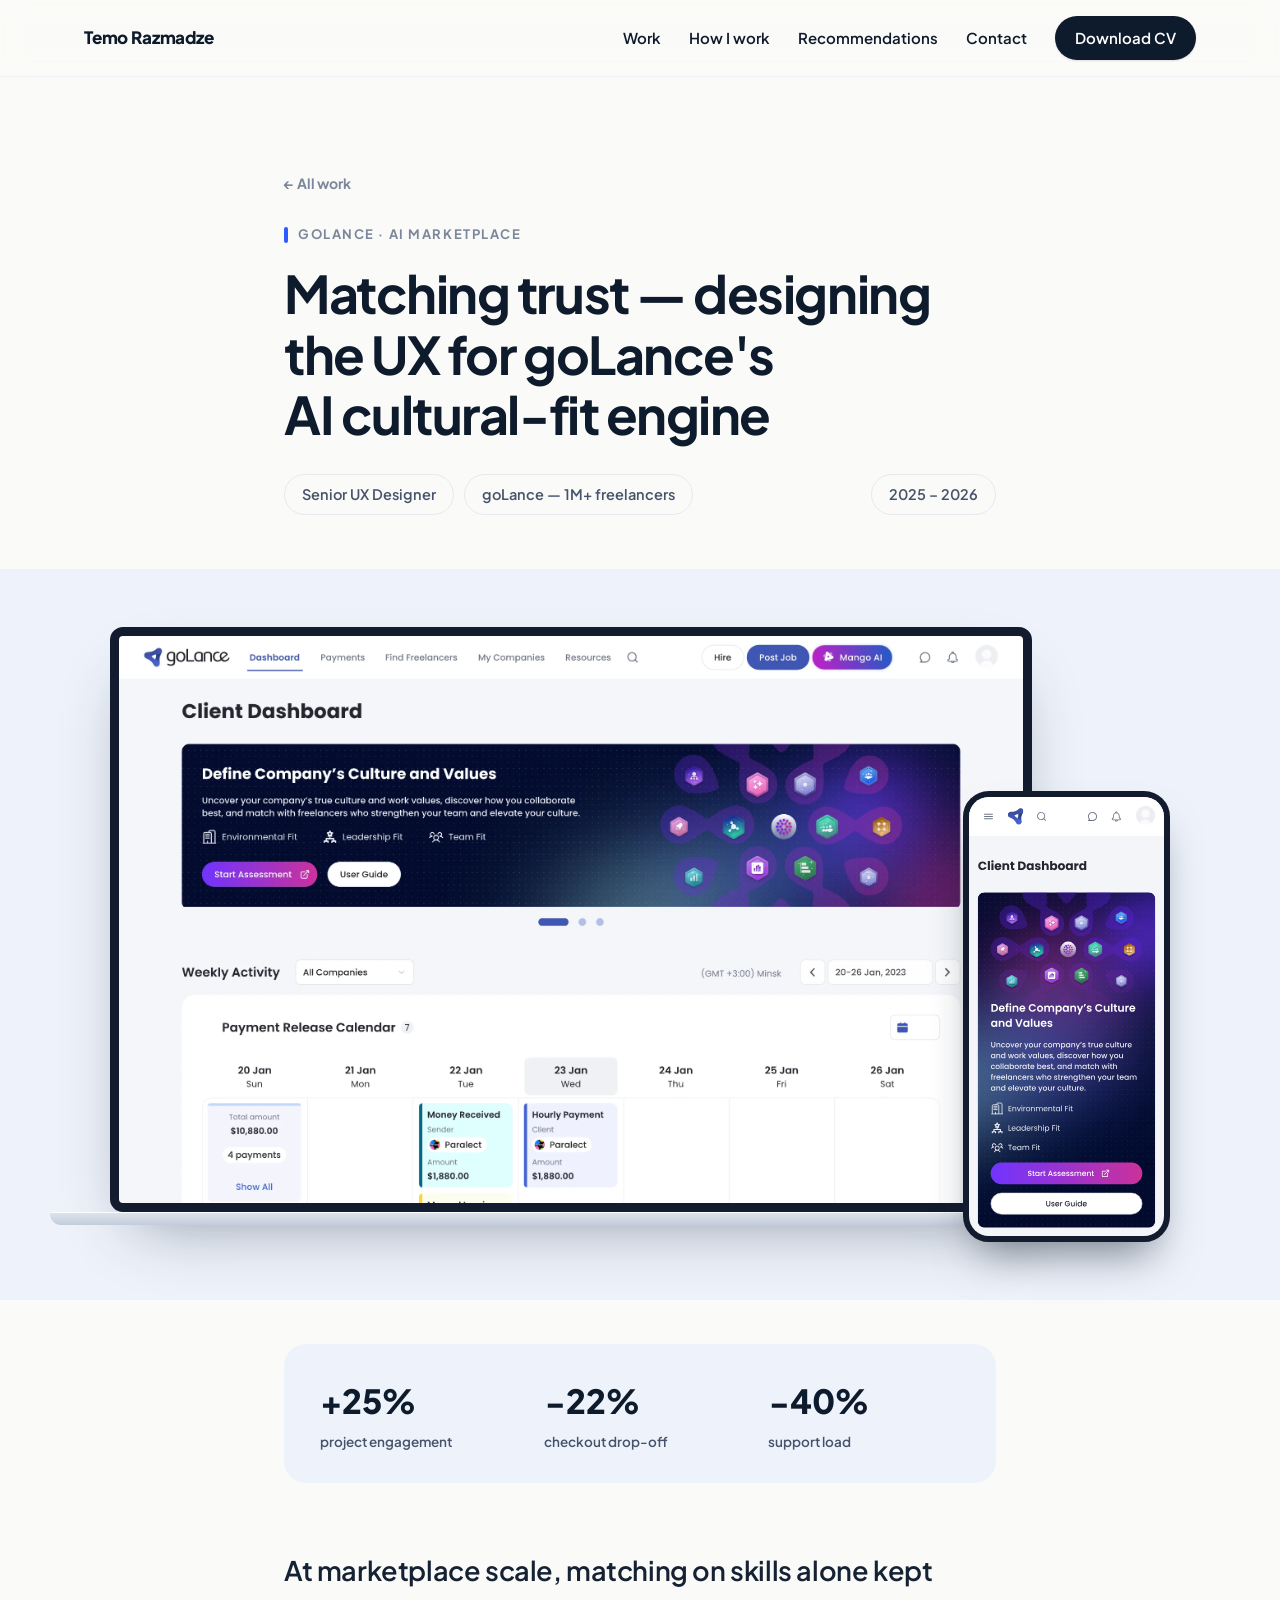
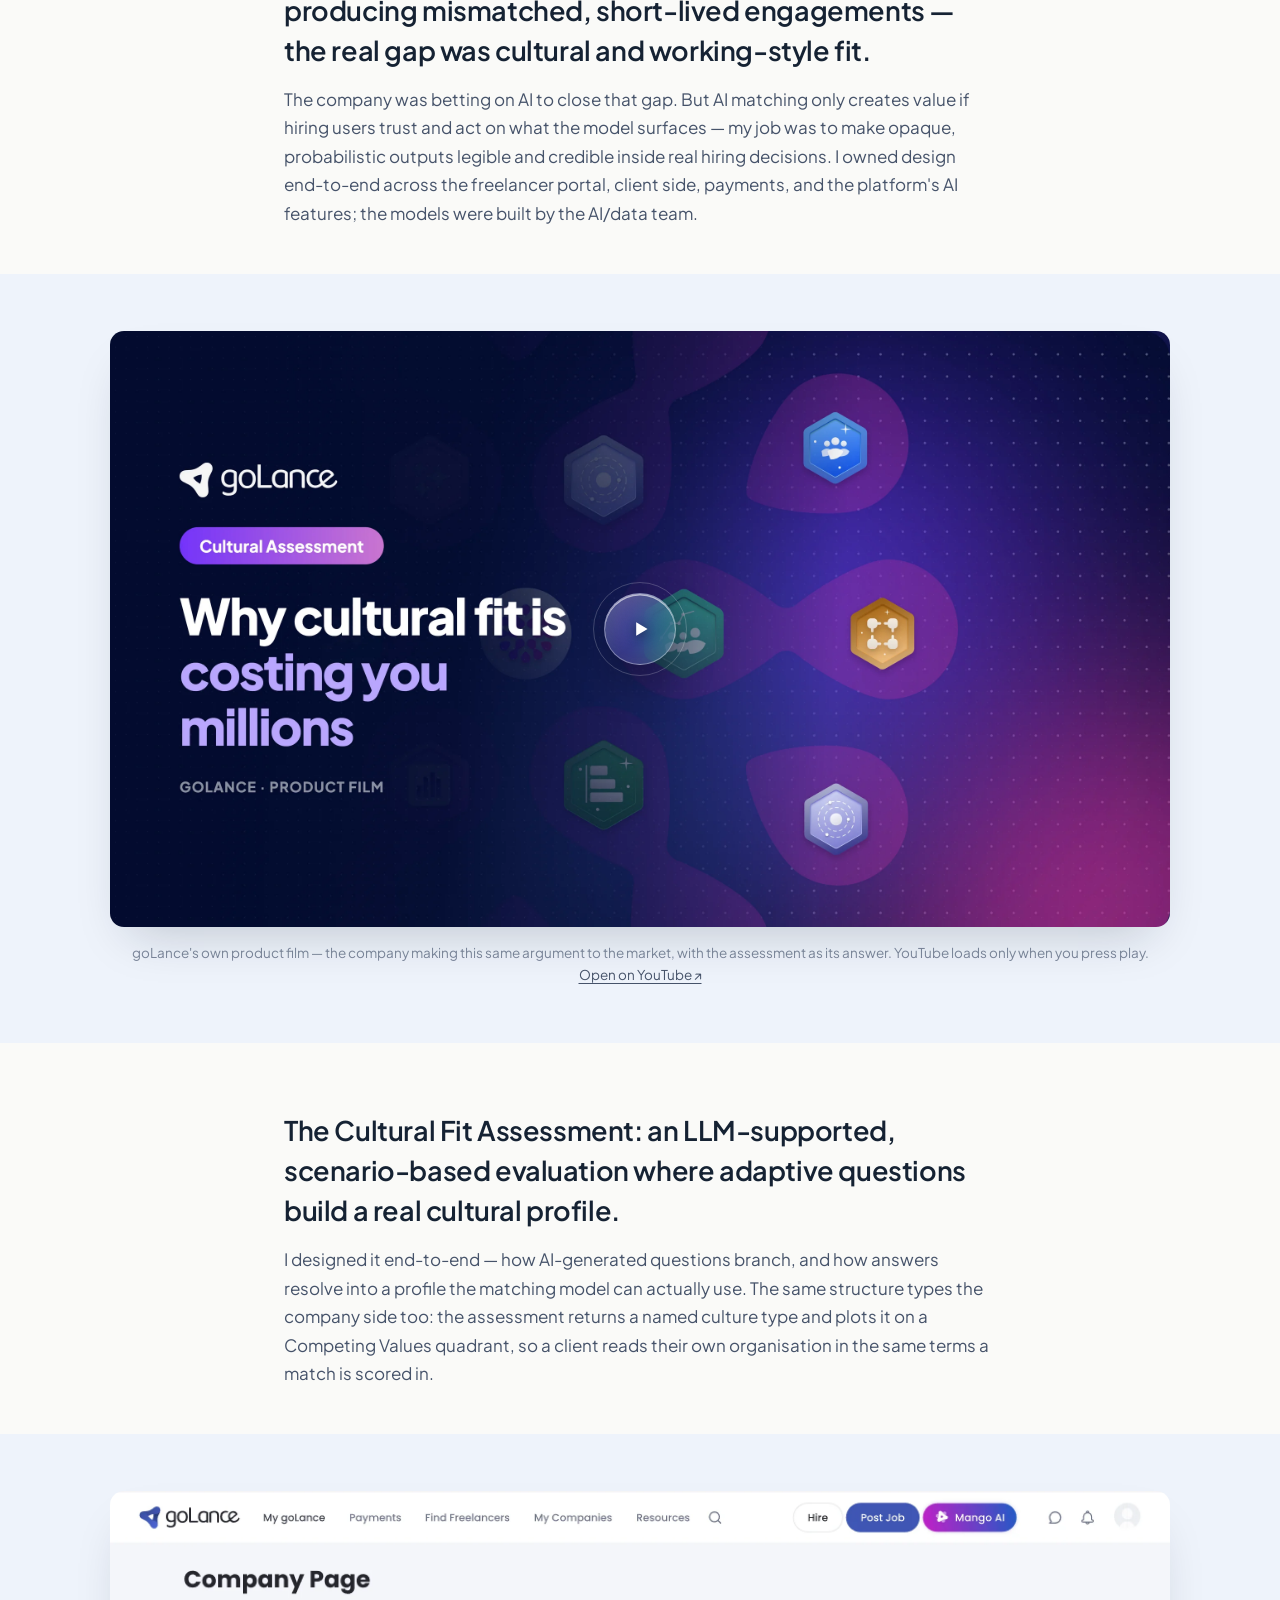
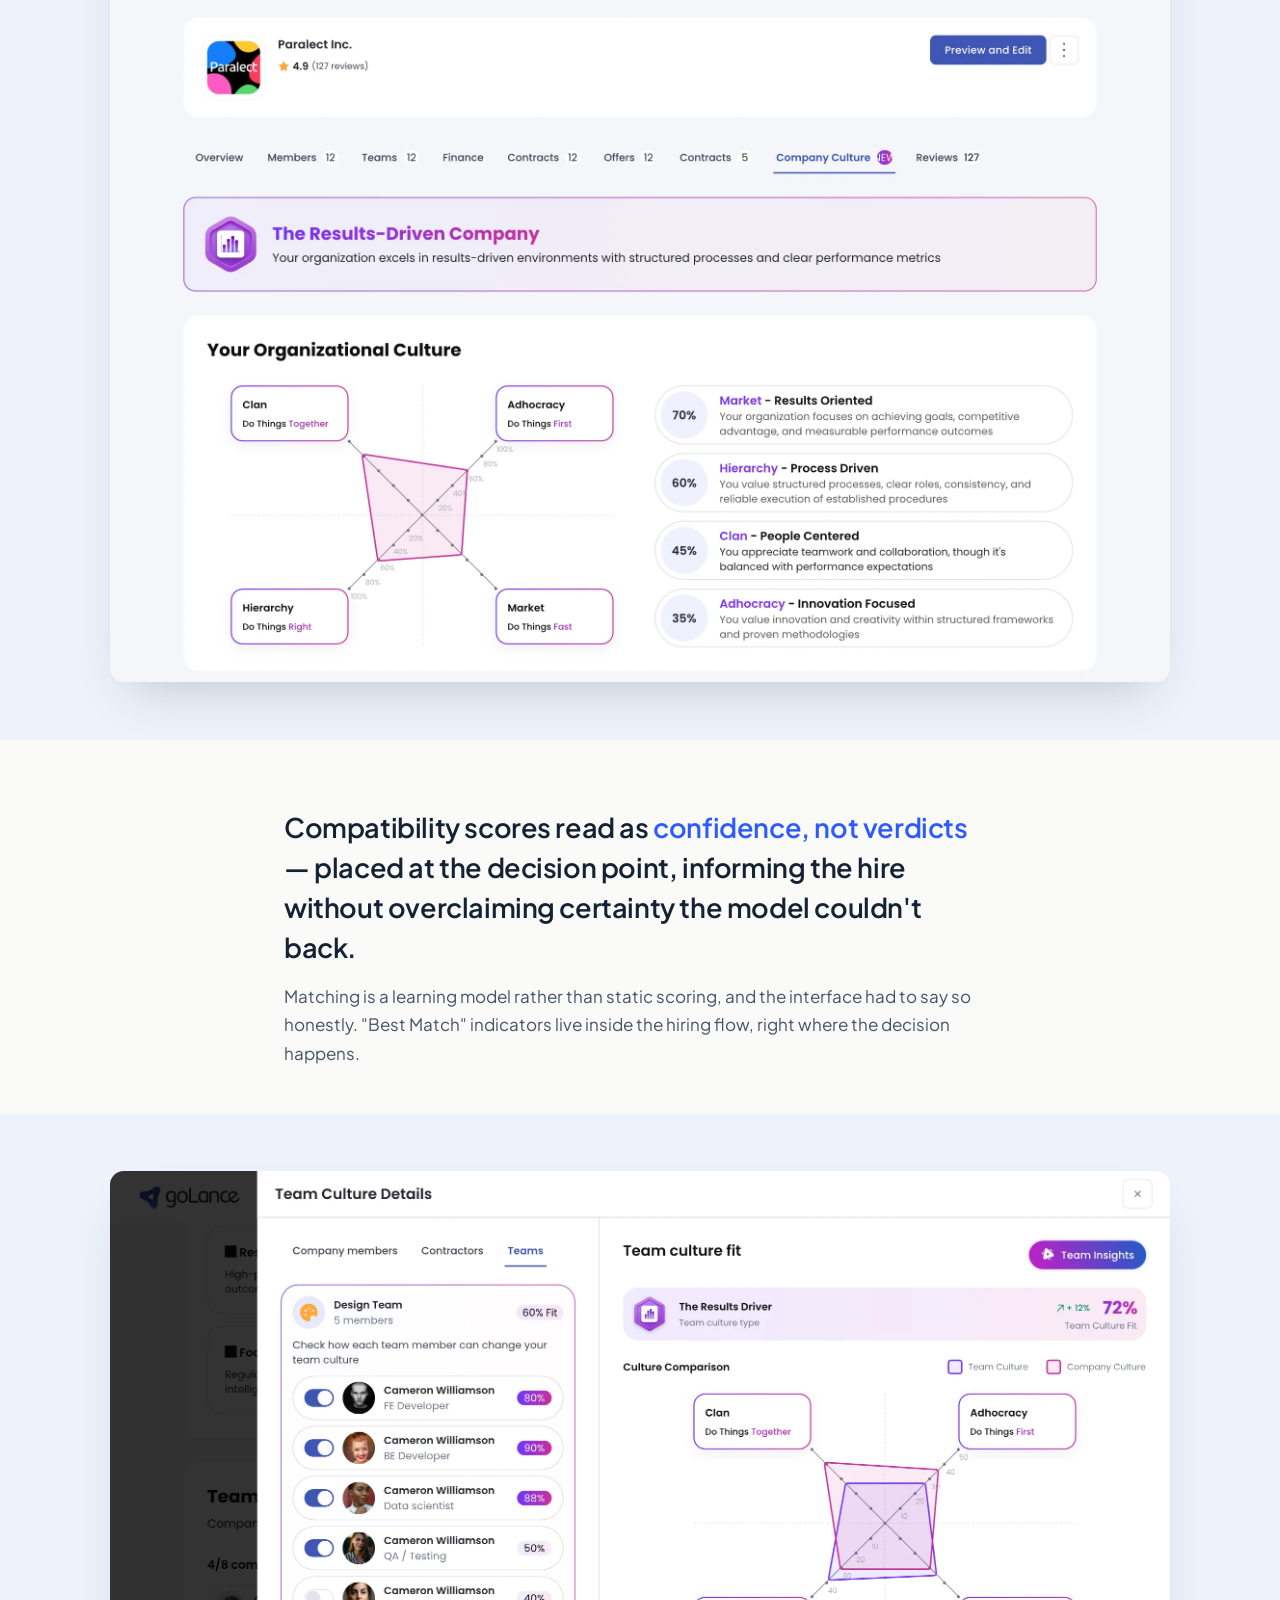
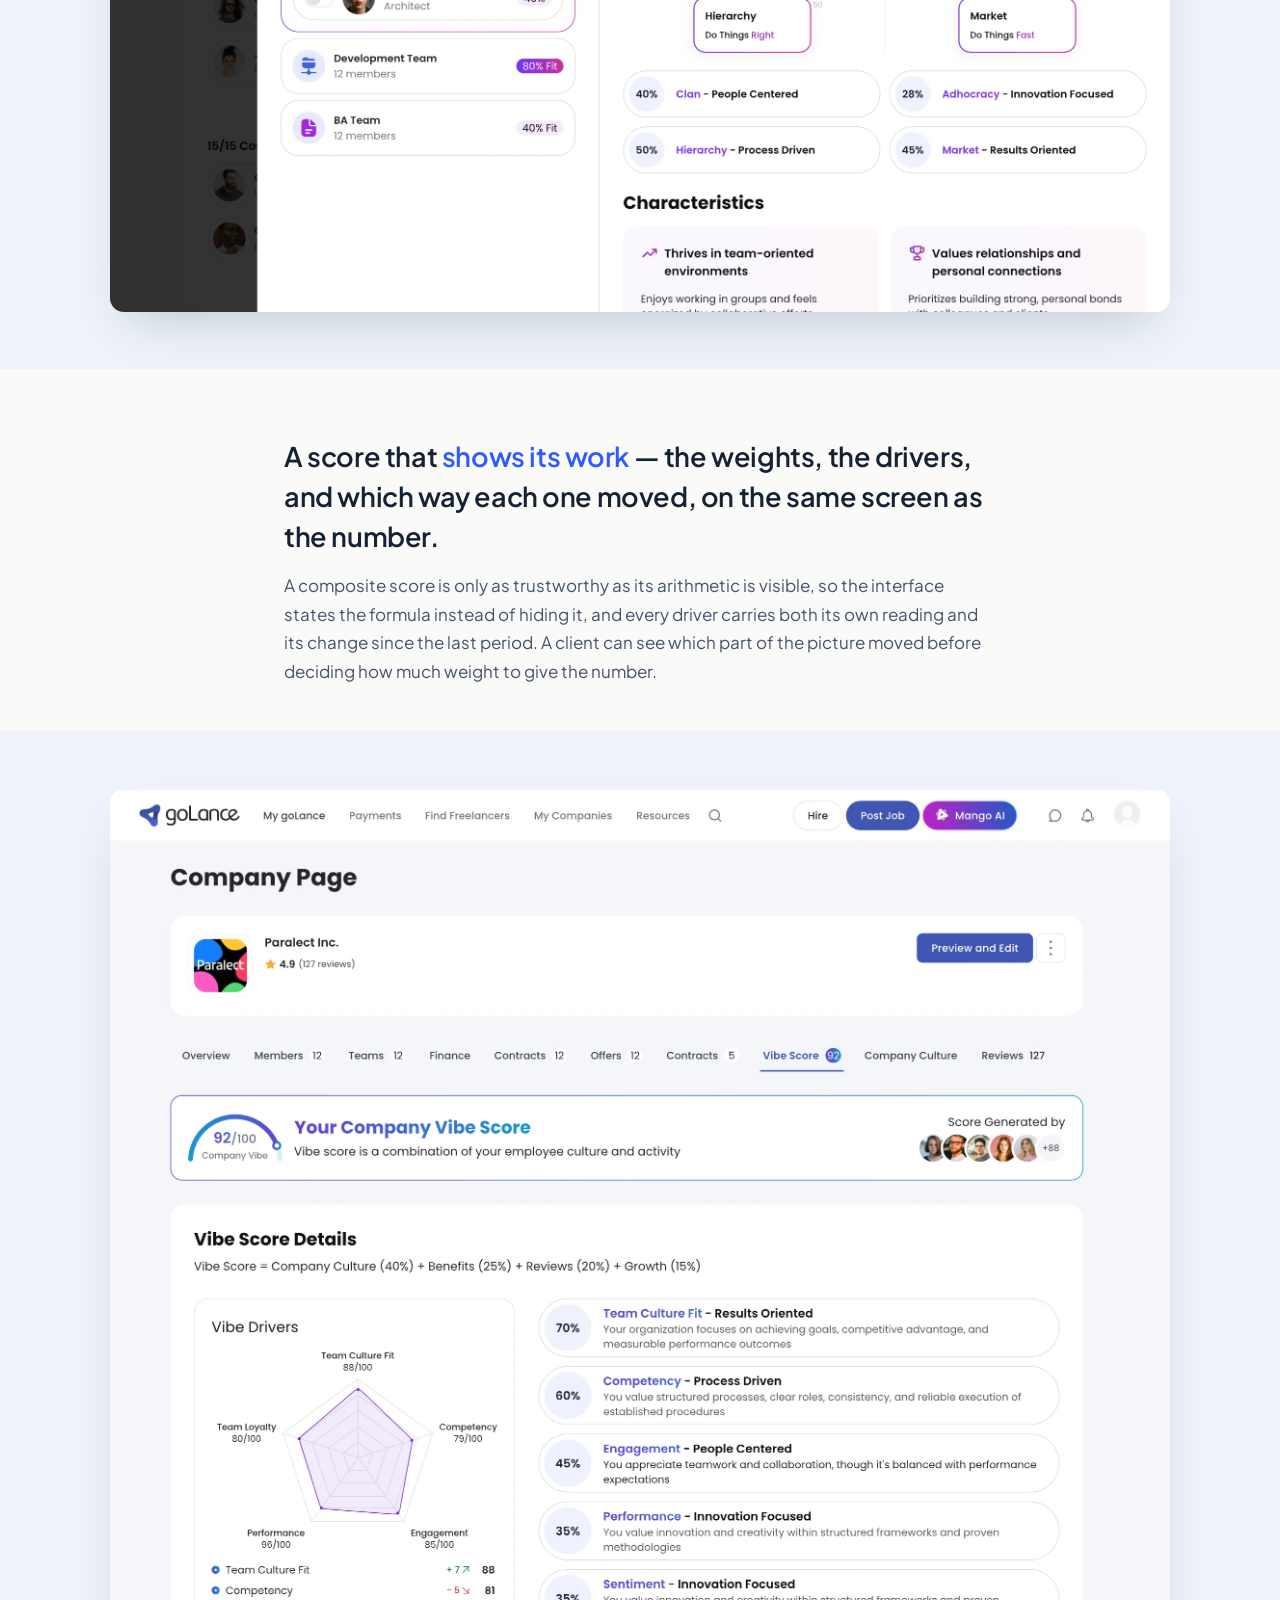
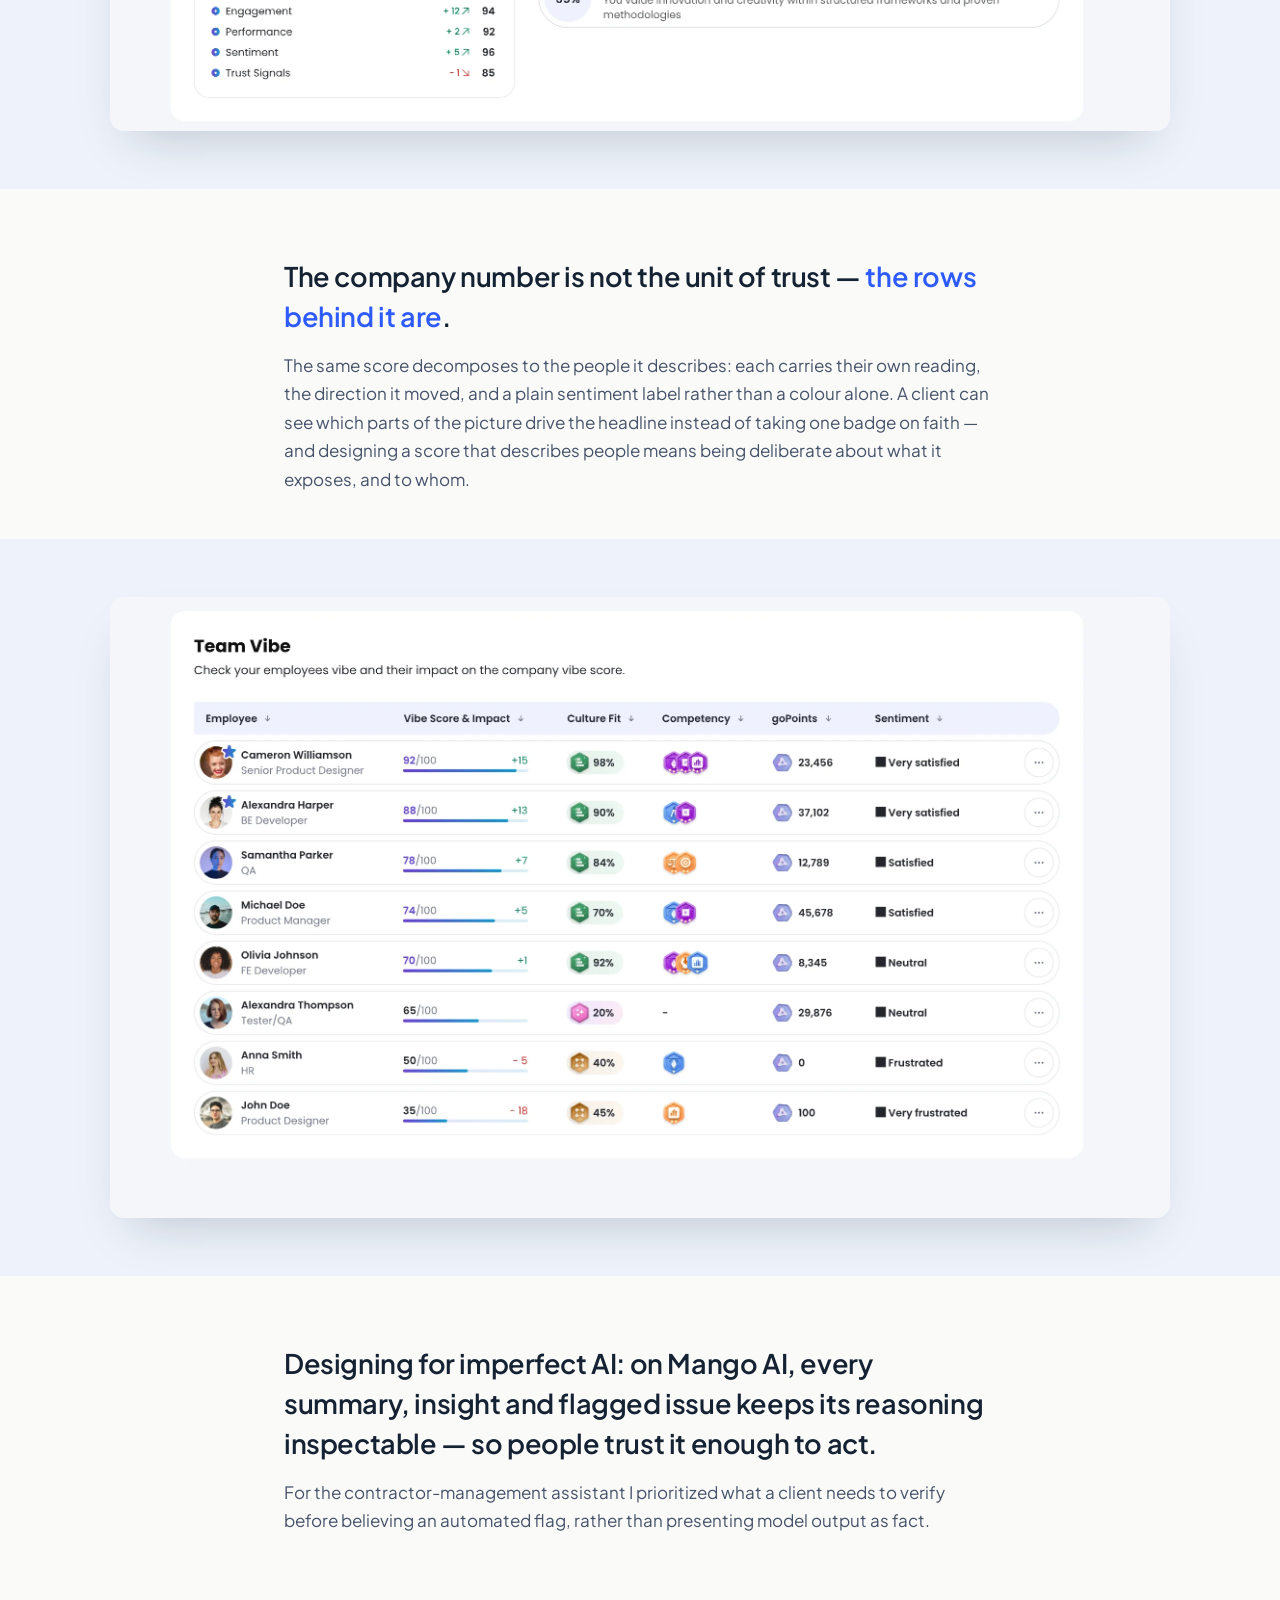
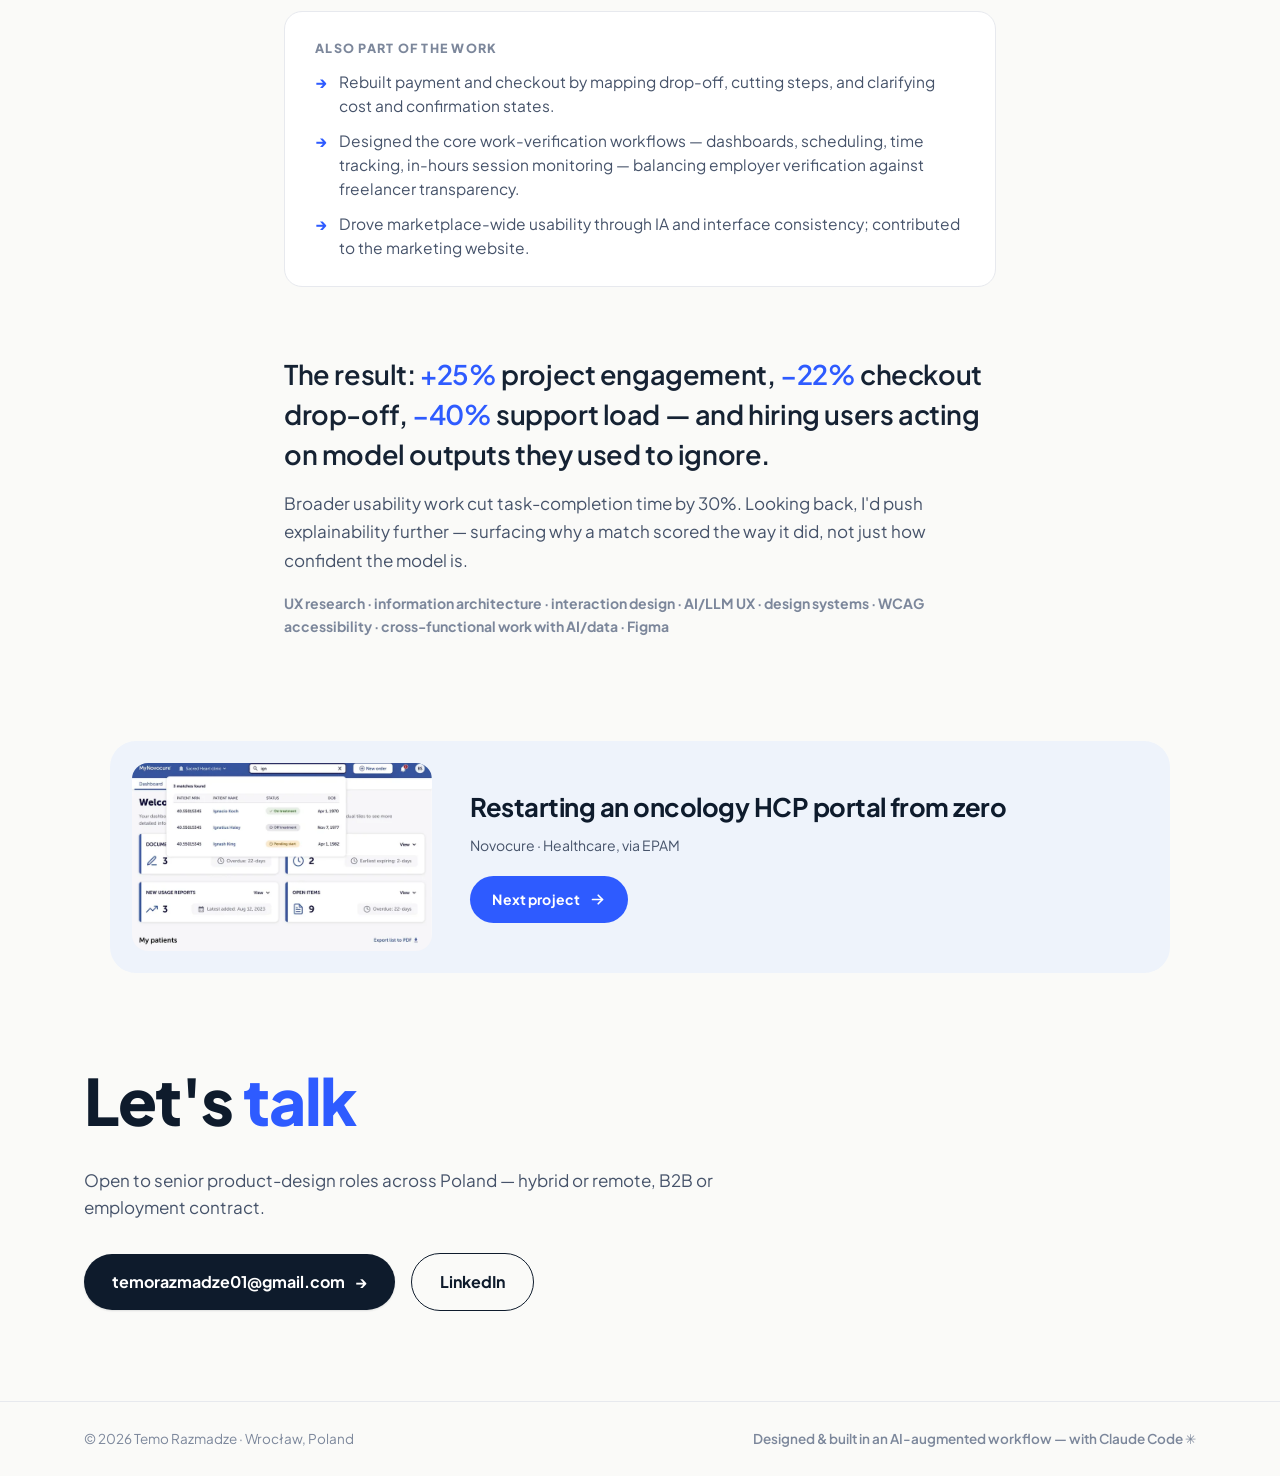
<file: golance.html>
<!DOCTYPE html>
<html lang="en">
<head>
<meta charset="UTF-8">
<meta name="viewport" content="width=device-width, initial-scale=1.0">
<!--
  ============================================================================
  goLANCE CASE STUDY  ·  HAND-MAINTAINED PAGE  ·  CASE V2 (band rhythm)
  ----------------------------------------------------------------------------
  Not generated by build_cases.py (golance carries standalone=True there) —
  edit this file directly. This page was the case-v2 pilot; tbc.html is now the
  reference implementation of the same rhythm, so mirror TBC when in doubt.

  Layout rules (see the case2 comment block at the end of styles.css):
    · one centred 760px text column (.c2col)
    · alternating statement (.case2-statement) + sub-paragraph (.case2-sub)
    · images on FULL-BLEED tinted bands (.case2-imgband, 100% wide, square
      corners), height:auto, NEVER cropped. Only the screenshot is rounded.
    · chips MUST fit one row — role · company · year, no more
    · a .c2next banner (poster + title + arrow) is the pagination — it
      replaced a marquee nobody read as a link

  Copy source: ../CASE_STUDIES.md §2.

  ----------------------------------------------------------------------------
  VISUAL SLOTS — all real screens as of 2026-07-31. Zero ph-*.svg placeholders
  remain on this page. Every image is wrapped in a zoom anchor: on a 375px
  phone a band image is only ~330px wide, and these are dense UI.

    [x] COVER ....... assets/gl-cover.svg     1440x904  client dashboard, PLUS
                      assets/gl-mobile.svg     360x1154 the same screen on a
                      phone — paired in one .c2dev laptop+phone composition.
                      They used to be two bands (this one and a phone shot in
                      "Also part of the work"); same screen twice read as
                      filler, together they argue one responsive product.
                      Frames are minimal CSS, NOT photoreal device mockups —
                      reasoning in the .c2dev comment in styles.css.
    [x] BAND 1 ...... assets/gl-reel.webp      1280x720 the film (YouTube
                      kulGOZxttL8) — it sits in the PROBLEM band, high on the
                      page, because its title IS that band's statement, not
                      because video is engaging. Never the cover: the cover has
                      to be his product work, and the film is goLance's
                      marketing. Same size as every other band — prominent, not
                      dominant.
    [x] BAND 2 ...... assets/gl-culture.svg   1440x1075 company culture profile
    [x] BAND 3 ...... assets/gl-team-fit.svg  1440x1006 team culture details
    [x] BAND 4 ...... assets/gl-vibe.svg      y 0–1280   vibe score + formula
    [x] BAND 5 ...... assets/gl-vibe.svg      y 1280–2124 per-employee table
    [ ] MANGO AI .... the one gap. That band is text-only because none of the
                      exports shows the assistant itself — it appears only as
                      the nav button. Wanted: an AI summary, insight or flagged
                      issue WITH its reasoning inspectable. If two screens turn
                      up, make it a .case2-gallery (copy the CURRENT tbc.html
                      gallery markup — each .c2g-dot now carries an
                      <i class="c2g-fill"> and .c2g-count is gone).
    [ ] CHECKOUT .... the page's own metric band claims −22% checkout drop-off
                      and nothing on the page supports it. A before/after would
                      be the most valuable single export left.

  Bands 4 and 5 are two .c2win frames onto the SAME 1440x2124 file — one
  download, two arguments. Prefer that over a carousel and over shipping the
  file twice: Temo's rule is that a screen worth showing earns its own
  section, and the gallery is only for one idea across several surfaces.

  Band 1 (problem framing) and the Mango AI band are deliberately TEXT-ONLY.
  Shipping no image beats an apologetic placeholder — same call as tbc.html
  band 3.

  ASSET PIPELINE (2026-07-31). Temo's Figma exports arrive in ~/Downloads with
  screen names, not slot names ("Results Vibe Score.svg", "Overtime.svg") — check
  `ls -lt ~/Downloads` and identify them by opening them, not by filename. Two
  things then have to happen before they go in:

    1. SHRINK. Figma inlines each placed bitmap as its own base64 <image>, at
       source resolution, once per placement. "Results Vibe Score.svg" shipped a
       719 KB Blender viewport screenshot (the goPoints badge sheet, 3D grid and
       all) FIVE times — 58% of a 6.9 MB file, for a ~24px icon. The optimiser
       at scratchpad/svgopt.py dedupes identical blobs, repoints the <use> refs,
       and re-encodes each survivor capped at 512px (JPEG when opaque, WebP when
       it needs alpha), leaving the <image> width/height attributes alone so the
       geometry is untouched: 6.9 MB → 1.9 MB, 4.4 → 0.74 MB over the wire.
       Measure GZIPPED, not raw — GitHub Pages gzips SVG hard.
    2. CROP if the export is a whole page. A 2342px-tall page renders ~1725px
       tall in a band. svgopt.py takes an optional height and clips the root
       viewBox; cut in the gap BETWEEN cards, never through one. Note this is
       framing only — clipped content stays in the file and still costs bytes.

  THE FILM is goLance's own public product video, embedded as a click-to-load
  facade (.c2vid): the page ships the thumbnail and loads nothing from YouTube
  until someone presses play. Get a video's real title from
  youtube.com/oembed?url=<watch url>&format=json before writing copy around it.

  NDA: goLance is nameable and its AI features are live on golance.com, so real
  screens are safe. Every person in these screens is demo data (Cameron
  Williamson, John Doe, Paralect Inc.) — verified, nothing to scrub. Digipal and
  BMLL work stays off this site entirely.

  GOTCHA: HTML comments cannot nest. Never put a literal comment open/close pair
  inside a comment block — the inner close ends it early and dumps text onto the
  live page.
  ============================================================================
-->
<title>Matching trust — designing the UX for goLance's AI cultural-fit engine — Temo Razmadze</title>
<meta name="description" content="Case study: goLance · AI marketplace. +25% project engagement · −22% checkout drop-off · −40% support load">
<link rel="canonical" href="https://www.temorazmadze.com/golance.html">

<!-- Open Graph / social share preview -->
<meta property="og:type" content="article">
<meta property="og:site_name" content="Temo Razmadze">
<meta property="og:title" content="Matching trust — designing the UX for goLance's AI cultural-fit engine — Temo Razmadze">
<meta property="og:description" content="Case study · goLance · AI marketplace. +25% project engagement · −22% checkout drop-off · −40% support load">
<meta property="og:url" content="https://www.temorazmadze.com/golance.html">
<meta property="og:image" content="https://www.temorazmadze.com/assets/og-golance.png?v=1">
<meta property="og:image:type" content="image/png">
<meta property="og:image:width" content="1200">
<meta property="og:image:height" content="630">
<meta property="og:image:alt" content="goLance case study card — the UX for goLance's AI cultural-fit engine. 25% more project engagement, 22% less checkout drop-off, 40% lower support load.">
<meta name="twitter:card" content="summary_large_image">
<meta name="twitter:title" content="Matching trust — designing the UX for goLance's AI cultural-fit engine — Temo Razmadze">
<meta name="twitter:description" content="Case study · goLance · AI marketplace. +25% project engagement · −22% checkout drop-off · −40% support load">
<meta name="twitter:image" content="https://www.temorazmadze.com/assets/og-golance.png?v=1">

<link rel="preconnect" href="https://fonts.googleapis.com">
<link rel="preconnect" href="https://fonts.gstatic.com" crossorigin>
<link href="https://fonts.googleapis.com/css2?family=Plus+Jakarta+Sans:ital,wght@0,400;0,500;0,600;0,700;0,800;1,400&display=swap" rel="stylesheet">
<link rel="stylesheet" href="styles.css?v=86">
<link rel="icon" href="assets/favicon.svg" type="image/svg+xml">
<link rel="icon" href="assets/favicon-32.png" sizes="32x32" type="image/png">
<link rel="icon" href="assets/favicon-16.png" sizes="16x16" type="image/png">
<link rel="apple-touch-icon" href="assets/apple-touch-icon.png">
<link rel="shortcut icon" href="assets/favicon.ico">
<script>if ("scrollRestoration" in history) history.scrollRestoration = "manual";</script>
</head>
<body>

<header class="nav">
  <div class="nav-inner">
    <a class="nav-name" href="index.html">Temo&nbsp;Razmadze</a>
    <button class="nav-toggle" type="button" aria-label="Open menu" aria-expanded="false" aria-controls="nav-links"><span class="nav-burger" aria-hidden="true"></span></button>
    <nav class="nav-links" id="nav-links" aria-label="Main">
      <a href="index.html#work">Work</a>
      <a href="index.html#ai">How I work</a>
      <a href="index.html#words">Recommendations</a>
      <a href="index.html#contact">Contact</a>
      <a class="btn btn-small" href="assets/CV_Temuri_Razmadze.pdf" download aria-label="Download CV (PDF)"><span class="cv-long">Download CV</span><span class="cv-short" aria-hidden="true">CV</span></a>
    </nav>
  </div>
</header>

<main>
  <section class="case2-hero">
    <div class="c2col">
      <a class="case-back reveal" href="index.html#work">← All work</a>
      <p class="kicker reveal"><span class="kbar"></span>goLance · AI marketplace</p>
      <h1 class="reveal d1">Matching trust — designing the UX for goLance's AI cultural-fit engine</h1>
      <div class="case2-chips reveal d2">
        <!-- Chips MUST fit ONE row (760px column). A 4th chip pushes the year chip
             onto its own line and — because it is margin-left:auto — it floats right
             and reads as broken. Keep it to role · company · year (same as tbc.html);
             the dropped "End-to-end product + AI" is already said in the first band. -->
        <span class="case2-chip">Senior UX Designer</span>
        <span class="case2-chip">goLance — 1M+ freelancers</span>
        <span class="case2-chip case2-chip--year">2025 – 2026</span>
      </div>
    </div>
  </section>

  <!-- COVER · one screen, two breakpoints (.c2dev — see styles.css).
       assets/gl-cover.svg  1440x904  the client dashboard on desktop
       assets/gl-mobile.svg  360x1154 the SAME dashboard on a phone, framed by
                             .c2win to its top 360x812 (a real iPhone viewport)
       These used to be two bands — this one and a phone shot down in "Also part
       of the work" — but they are the same screen, so the second read as filler.
       Paired here they make an argument neither made alone: one responsive
       product. Chosen as the cover over the data-viz screens because it states
       the thesis in the product's own voice ("Define Company's Culture and
       Values … match with freelancers who strengthen your team") and names the
       three fit dimensions before any chart asks the reader to interpret one.
       gl-cover.svg is also the index.html work-card poster. -->
  <figure class="case2-imgband tint-green reveal">
    <div class="c2dev">
      <a class="c2dev-lap" href="assets/gl-cover.svg" target="_blank" rel="noopener" aria-label="Open the desktop client dashboard at full size">
        <span class="c2dev-screen"><img src="assets/gl-cover.webp" alt="goLance client dashboard on desktop — a dark promotional panel invites the client to define their company's culture and values, listing Environmental Fit, Leadership Fit and Team Fit above a Start Assessment button, with the weekly activity view and payment release calendar beneath it."></span>
      </a>
      <a class="c2dev-phone" href="assets/gl-mobile.svg" target="_blank" rel="noopener" aria-label="Open the mobile client dashboard at full size">
        <span class="c2dev-screen"><span class="c2win" style="--w: 360; --h: 812; --y: 0;"><img src="assets/gl-mobile.svg" alt="The same dashboard on a phone — the app bar, page title and culture-assessment panel with its three fit dimensions and Start Assessment button stacked into a single column."></span></span>
      </a>
    </div>
  </figure>

  <div class="c2col">
    <div class="m-band tint-green reveal" style="margin-top: 44px;"><div class="m-tile"><span class="m-num">+25%</span><span class="m-label">project engagement</span></div><div class="m-tile"><span class="m-num">−22%</span><span class="m-label">checkout drop-off</span></div><div class="m-tile"><span class="m-num">−40%</span><span class="m-label">support load</span></div></div>
  </div>

  <section class="case2-band">
    <div class="c2col reveal">
      <p class="case2-statement">At marketplace scale, matching on skills alone kept producing mismatched, short-lived engagements — the real gap was cultural and working-style fit.</p>
      <p class="case2-sub">The company was betting on AI to close that gap. But AI matching only creates value if hiring users trust and act on what the model surfaces — my job was to make opaque, probabilistic outputs legible and credible inside real hiring decisions. I owned design end-to-end across the freelancer portal, client side, payments, and the platform's AI features; the models were built by the AI/data team.</p>
    </div>
    <!-- THE FILM lives in the PROBLEM band, not near the outcome, and it's here on
         the argument rather than on "video is engaging". goLance titled it "The
         Hiring Mistake That's Costing You $Millions (It's Not Skills)" — that is
         this band's statement in the company's own voice, which is also the
         evidence for the sub-paragraph's claim that the company bet on closing
         that gap. Second section on the page; a reader who watches nothing else
         still gets the premise.
         Deliberately NOT the cover: the cover has to be product, not marketing —
         the case study's job is his craft, and the film is goLance's. Same size as
         every other band for the same reason: prominent, not dominant.
         Click-to-load facade (.c2vid): nothing is requested from YouTube until
         someone presses play, which then loads youtube-nocookie.com with
         autoplay=1.
         assets/gl-reel.webp is a CUSTOM poster, not YouTube's own thumbnail —
         theirs features a presenter, and a stranger's face on a portfolio reads
         as the portfolio's owner. Built from the product instead (constellation
         art and palette lifted from the dashboard's culture panel) by the
         generator kept outside the repo at ../gl_poster.html, which carries the
         re-render recipe. Keep the alt text describing the POSTER, not the film. -->
    <figure class="case2-imgband case2-imgband--stack tint-blue reveal">
      <div class="c2vid" data-yt="kulGOZxttL8" data-title="goLance — Why Cultural Fit Is Costing You Millions">
        <button class="c2vid-btn" type="button" aria-label="Play goLance's product film, “Why Cultural Fit Is Costing You Millions” — loads the YouTube player">
          <img src="assets/gl-reel.webp" alt="Poster for goLance's product film — the goLance logo and a “Cultural Assessment” badge above the headline “Why cultural fit is costing you millions”, set on the product's own dark constellation of glowing hexagon icons." loading="lazy">
          <span class="c2vid-play" aria-hidden="true"><svg viewBox="0 0 24 24"><path d="M8.5 5.8v12.4L19 12z"/></svg></span>
        </button>
      </div>
      <figcaption class="c2vid-note">goLance's own product film — the company making this same argument to the market, with the assessment as its answer. YouTube loads only when you press play. <a href="https://www.youtube.com/watch?v=kulGOZxttL8" target="_blank" rel="noopener">Open on YouTube ↗</a></figcaption>
    </figure>
  </section>

  <section class="case2-band">
    <div class="c2col reveal">
      <p class="case2-statement">The Cultural Fit Assessment: an LLM-supported, scenario-based evaluation where adaptive questions build a real cultural profile.</p>
      <p class="case2-sub">I designed it end-to-end — how AI-generated questions branch, and how answers resolve into a profile the matching model can actually use. The same structure types the company side too: the assessment returns a named culture type and plots it on a Competing Values quadrant, so a client reads their own organisation in the same terms a match is scored in.</p>
    </div>
    <!-- BAND 2 · assets/gl-culture.svg — company page, Company Culture tab. Cropped
         from the full 1440x2342 page to its top 1075px so the band ends where the
         Organizational Culture card closes; the sections below it (Characteristics,
         Cultural Drivers, Work Environment) repeat the same argument at length. -->
    <figure class="case2-imgband tint-blue reveal"><a href="assets/gl-culture.svg" target="_blank" rel="noopener" aria-label="Open the company culture profile at full size"><img src="assets/gl-culture.webp" alt="goLance company page, Company Culture tab — the organisation is typed as “The Results-Driven Company”, with a Competing Values quadrant plotting Clan, Adhocracy, Hierarchy and Market, and each quadrant restated in plain language beside its score: Market 70% results oriented, Hierarchy 60% process driven, Clan 45% people centered, Adhocracy 35% innovation focused." loading="lazy"></a></figure>
  </section>

  <section class="case2-band">
    <div class="c2col reveal">
      <p class="case2-statement">Compatibility scores read as <span class="accent">confidence, not verdicts</span> — placed at the decision point, informing the hire without overclaiming certainty the model couldn't back.</p>
      <p class="case2-sub">Matching is a learning model rather than static scoring, and the interface had to say so honestly. "Best Match" indicators live inside the hiring flow, right where the decision happens.</p>
    </div>
    <!-- BAND 3 · assets/gl-team-fit.svg — Team Culture Details, 1440x1006. The score
         at the decision point: per-person fit, the team's own culture type, and the
         team plotted against the company rather than against an absolute ideal. -->
    <figure class="case2-imgband tint-sand reveal"><a href="assets/gl-team-fit.svg" target="_blank" rel="noopener" aria-label="Open the team culture comparison at full size"><img src="assets/gl-team-fit.webp" alt="goLance Team Culture Details — each team member is listed with an individual fit percentage and a toggle that includes them in the comparison, beside the team's culture type, “The Results Driver”, at 72% team culture fit and up 12%, and a quadrant chart overlaying the team's culture on the company's." loading="lazy"></a></figure>
  </section>

  <section class="case2-band">
    <div class="c2col reveal">
      <p class="case2-statement">A score that <span class="accent">shows its work</span> — the weights, the drivers, and which way each one moved, on the same screen as the number.</p>
      <p class="case2-sub">A composite score is only as trustworthy as its arithmetic is visible, so the interface states the formula instead of hiding it, and every driver carries both its own reading and its change since the last period. A client can see which part of the picture moved before deciding how much weight to give the number.</p>
    </div>
    <!-- BAND 4 · assets/gl-vibe.svg (1440x2124) framed to its top 1280px — the score
         and its arithmetic. The per-employee table 800px further down makes its own
         argument and gets its own band below; both bands frame the SAME file through
         .c2win, so the 738 KB page is downloaded once, not twice. -->
    <figure class="case2-imgband tint-green reveal"><a href="assets/gl-vibe.svg" target="_blank" rel="noopener" aria-label="Open the full Vibe Score page at full size"><span class="c2win" style="--w: 1440; --h: 1280; --y: 0;"><img src="assets/gl-vibe.webp" alt="goLance company Vibe Score — 92 out of 100, with the formula printed on screen (company culture 40% plus benefits 25% plus reviews 20% plus growth 15%), a radar of the six vibe drivers, each driver's score and its change since the last period, and every driver restated in plain language." loading="lazy"></span></a></figure>
  </section>

  <section class="case2-band">
    <div class="c2col reveal">
      <p class="case2-statement">The company number is not the unit of trust — <span class="accent">the rows behind it are</span>.</p>
      <p class="case2-sub">The same score decomposes to the people it describes: each carries their own reading, the direction it moved, and a plain sentiment label rather than a colour alone. A client can see which parts of the picture drive the headline instead of taking one badge on faith — and designing a score that describes people means being deliberate about what it exposes, and to whom.</p>
    </div>
    <!-- Same file as the band above, framed to y 1280–2124: the per-employee table. -->
    <figure class="case2-imgband tint-sand reveal"><a href="assets/gl-vibe.svg" target="_blank" rel="noopener" aria-label="Open the full Vibe Score page at full size"><span class="c2win" style="--w: 1440; --h: 844; --y: 1280;"><img src="assets/gl-vibe.webp" alt="goLance Team Vibe table — every employee listed with their vibe score out of 100 and its change, a culture-fit percentage, competency badges, a goPoints total and a written sentiment label running from “Very satisfied” down to “Very frustrated”, each column sortable." loading="lazy"></span></a></figure>
  </section>

  <section class="case2-band">
    <div class="c2col reveal">
      <p class="case2-statement">Designing for imperfect AI: on Mango AI, every summary, insight and flagged issue keeps its reasoning inspectable — so people trust it enough to act.</p>
      <p class="case2-sub">For the contractor-management assistant I prioritized what a client needs to verify before believing an automated flag, rather than presenting model output as fact.</p>
    </div>
    <!-- MANGO AI IMAGE SLOT (empty on purpose) — none of the five exports shows Mango
         AI itself; it only appears as the nav button in the company-page screens.
         When a real one exists (an AI summary, insight or flagged issue WITH its
         reasoning inspectable), drop the figure in here as
         figure.case2-imgband.tint-blue.reveal > a[href] > img. Until then this band
         stands on its text, exactly as tbc.html band 3 does. -->
  </section>

  <section class="case2-band">
    <div class="c2col">
      <div class="also reveal">
        <p class="also-label">Also part of the work</p>
        <ul><li>Rebuilt payment and checkout by mapping drop-off, cutting steps, and clarifying cost and confirmation states.</li><li>Designed the core work-verification workflows — dashboards, scheduling, time tracking, in-hours session monitoring — balancing employer verification against freelancer transparency.</li><li>Drove marketplace-wide usability through IA and interface consistency; contributed to the marketing website.</li></ul>
      </div>
    </div>
    <!-- The phone shot that used to sit here has moved into the COVER, paired with
         the desktop screen inside .c2dev. It was the same screen as the cover, so
         alone down here it read as filler; next to its desktop counterpart it
         earns its place by making a different point — one responsive product. -->
  </section>

  <section class="case2-band">
    <div class="c2col reveal">
      <p class="case2-statement">The result: <span class="accent">+25%</span> project engagement, <span class="accent">−22%</span> checkout drop-off, <span class="accent">−40%</span> support load — and hiring users acting on model outputs they used to ignore.</p>
      <p class="case2-sub">Broader usability work cut task-completion time by 30%. Looking back, I'd push explainability further — surfacing why a match scored the way it did, not just how confident the model is.</p>
      <p class="case-skills reveal">UX research · information architecture · interaction design · AI/LLM UX · design systems · WCAG accessibility · cross-functional work with AI/data · Figma</p>
    </div>
  </section>

  <!-- Next-project banner (.c2next, end of styles.css). Replaced a marquee of
       drifting 12%-ink type that nobody read as a link. One <a>; nothing inside
       may be a link, and the arrow is decorative. Thumbnail = next-SLUG.webp
       from ../next_thumbs.py, an 8:5 crop of the same poster the homepage work
       card uses, so this promises the screen the visitor will actually land on. -->
  <a class="c2next" href="novocure.html">
    <div class="c2next-media"><img src="assets/next-novocure.webp" alt="" width="720" height="450" loading="lazy"></div>
    <div class="c2next-body">
      <h2>Restarting an oncology HCP portal from zero</h2>
      <p class="c2next-meta">Novocure · Healthcare, via EPAM</p>
      <span class="c2next-btn">Next project <svg viewBox="0 0 24 24" fill="none" stroke="currentColor" stroke-width="2.4" stroke-linecap="round" stroke-linejoin="round" aria-hidden="true"><path d="M5 12h14"/><path d="m13 6 6 6-6 6"/></svg></span>
    </div>
  </a>

  <section class="case-cta">
    <div class="wrap">
      <h2 class="contact-title reveal">Let's <span class="accent">talk</span></h2>
      <p class="contact-sub reveal d1">Open to senior product-design roles across Poland — hybrid or remote, B2B or employment contract.</p>
      <div class="hero-cta reveal d2">
        <a class="btn" href="mailto:temorazmadze01@gmail.com">temorazmadze01@gmail.com <span class="btn-arrow">→</span></a>
        <a class="btn btn-ghost" href="https://www.linkedin.com/in/temuri-razmadze" target="_blank" rel="noopener">LinkedIn</a>
      </div>
    </div>
  </section>
</main>

<footer class="footer">
  <div class="wrap footer-inner">
    <span>© 2026 Temo Razmadze · Wrocław, Poland</span>
    <span class="footer-note">Designed &amp; built in an AI-augmented workflow — with Claude Code ✳</span>
  </div>
</footer>

<script src="script.js?v=80"></script>
</body>
</html>
</file>
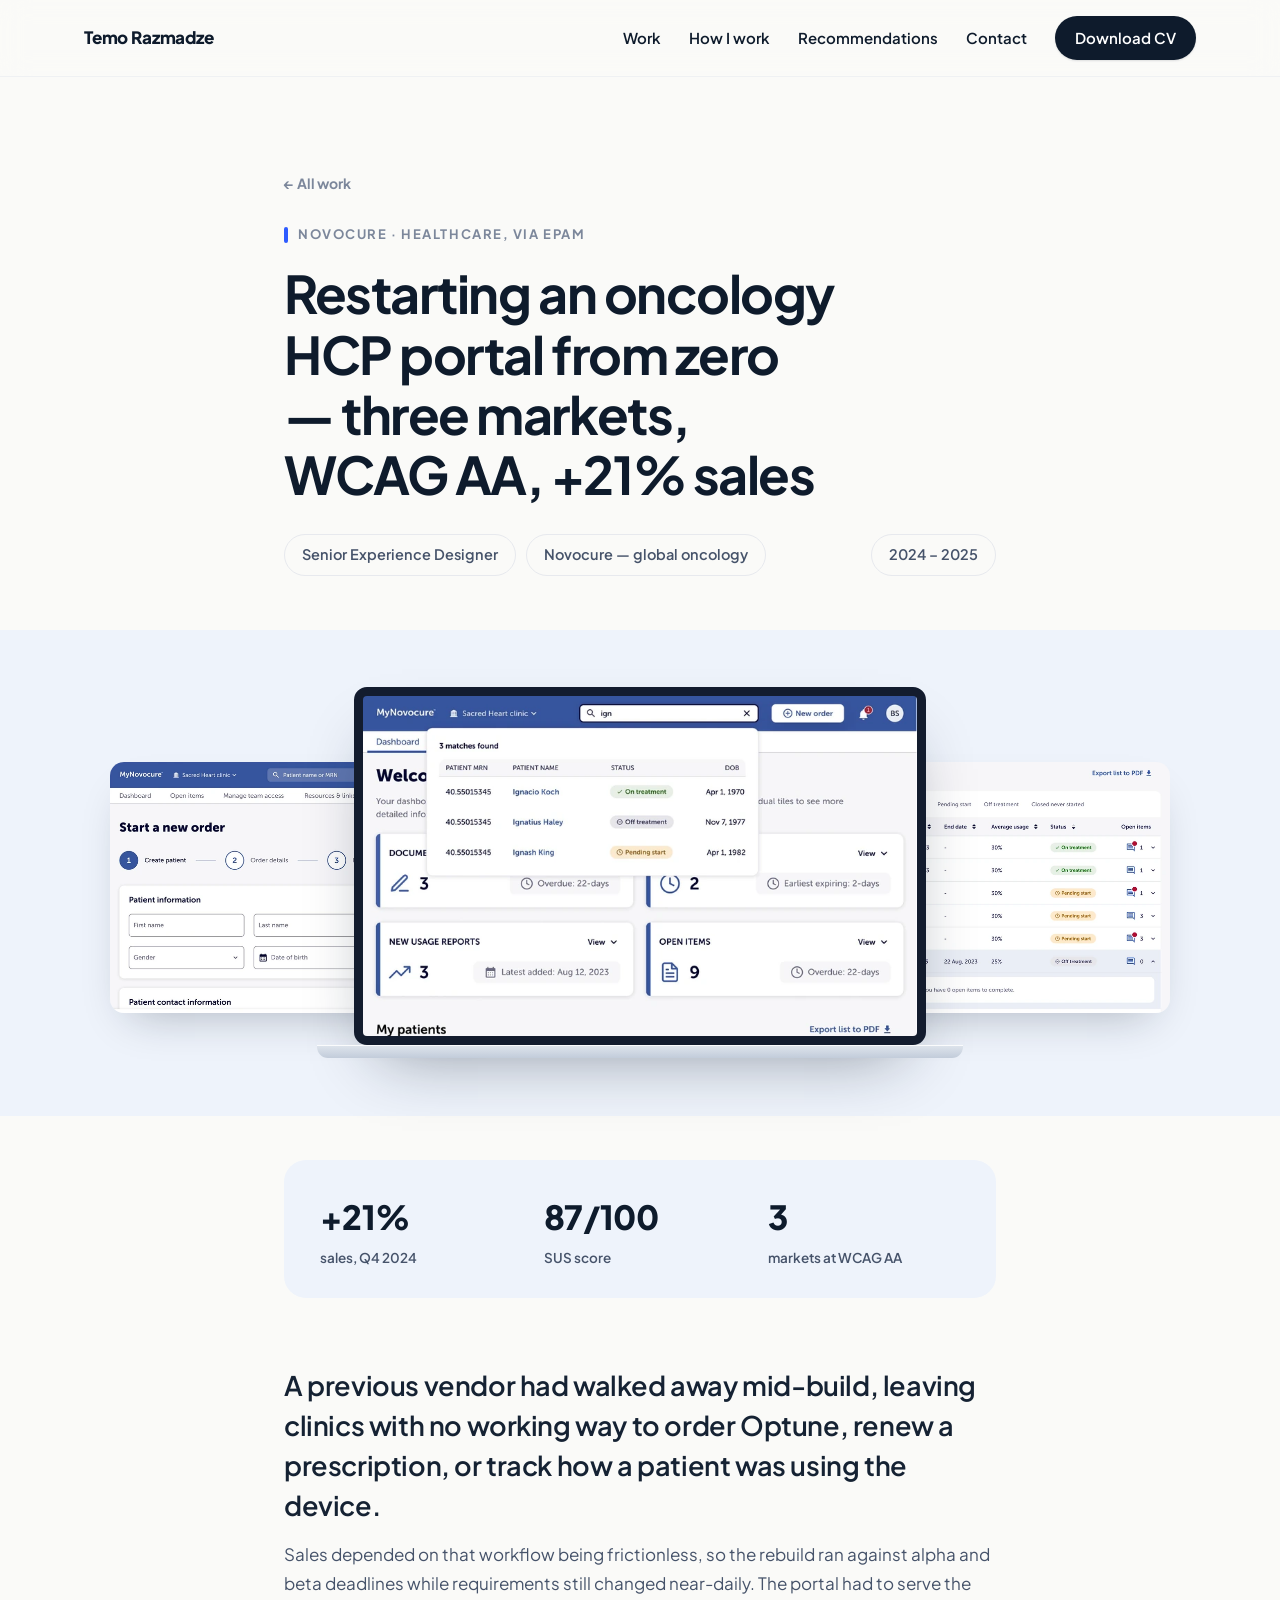
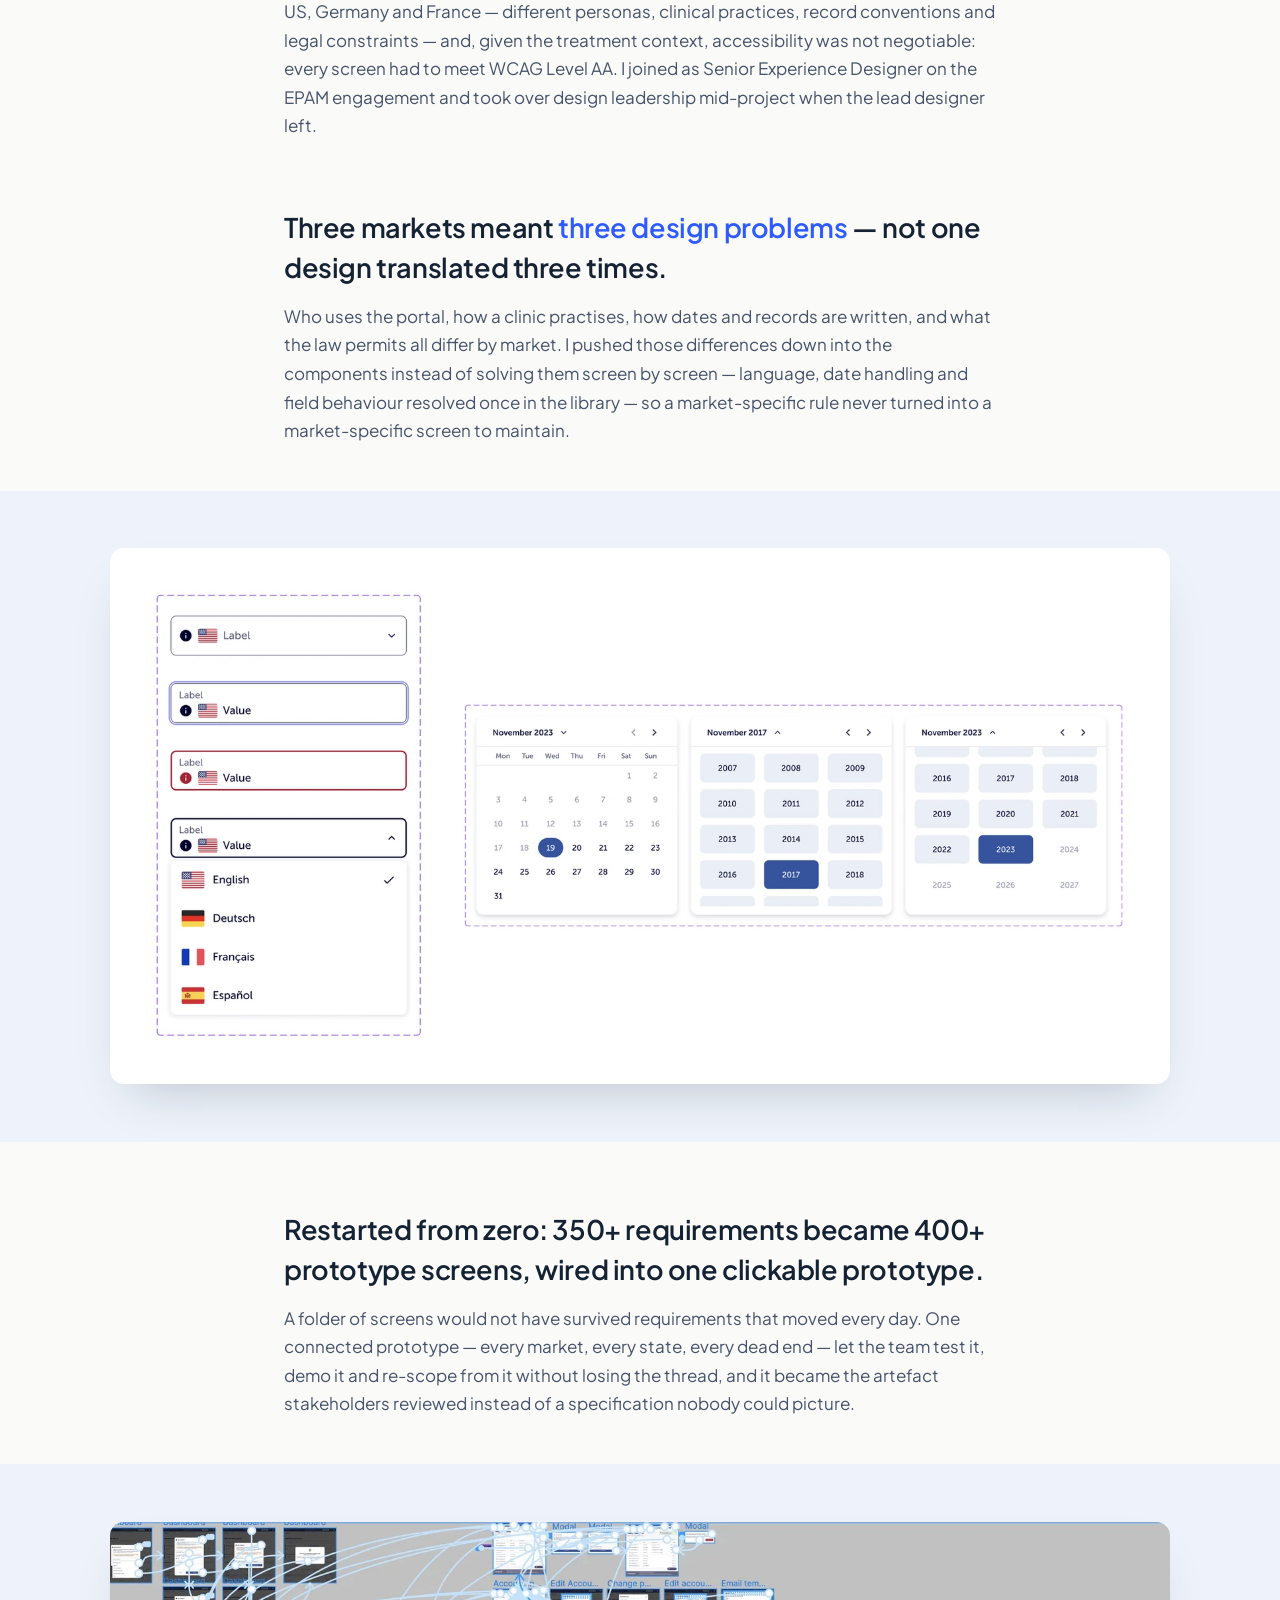
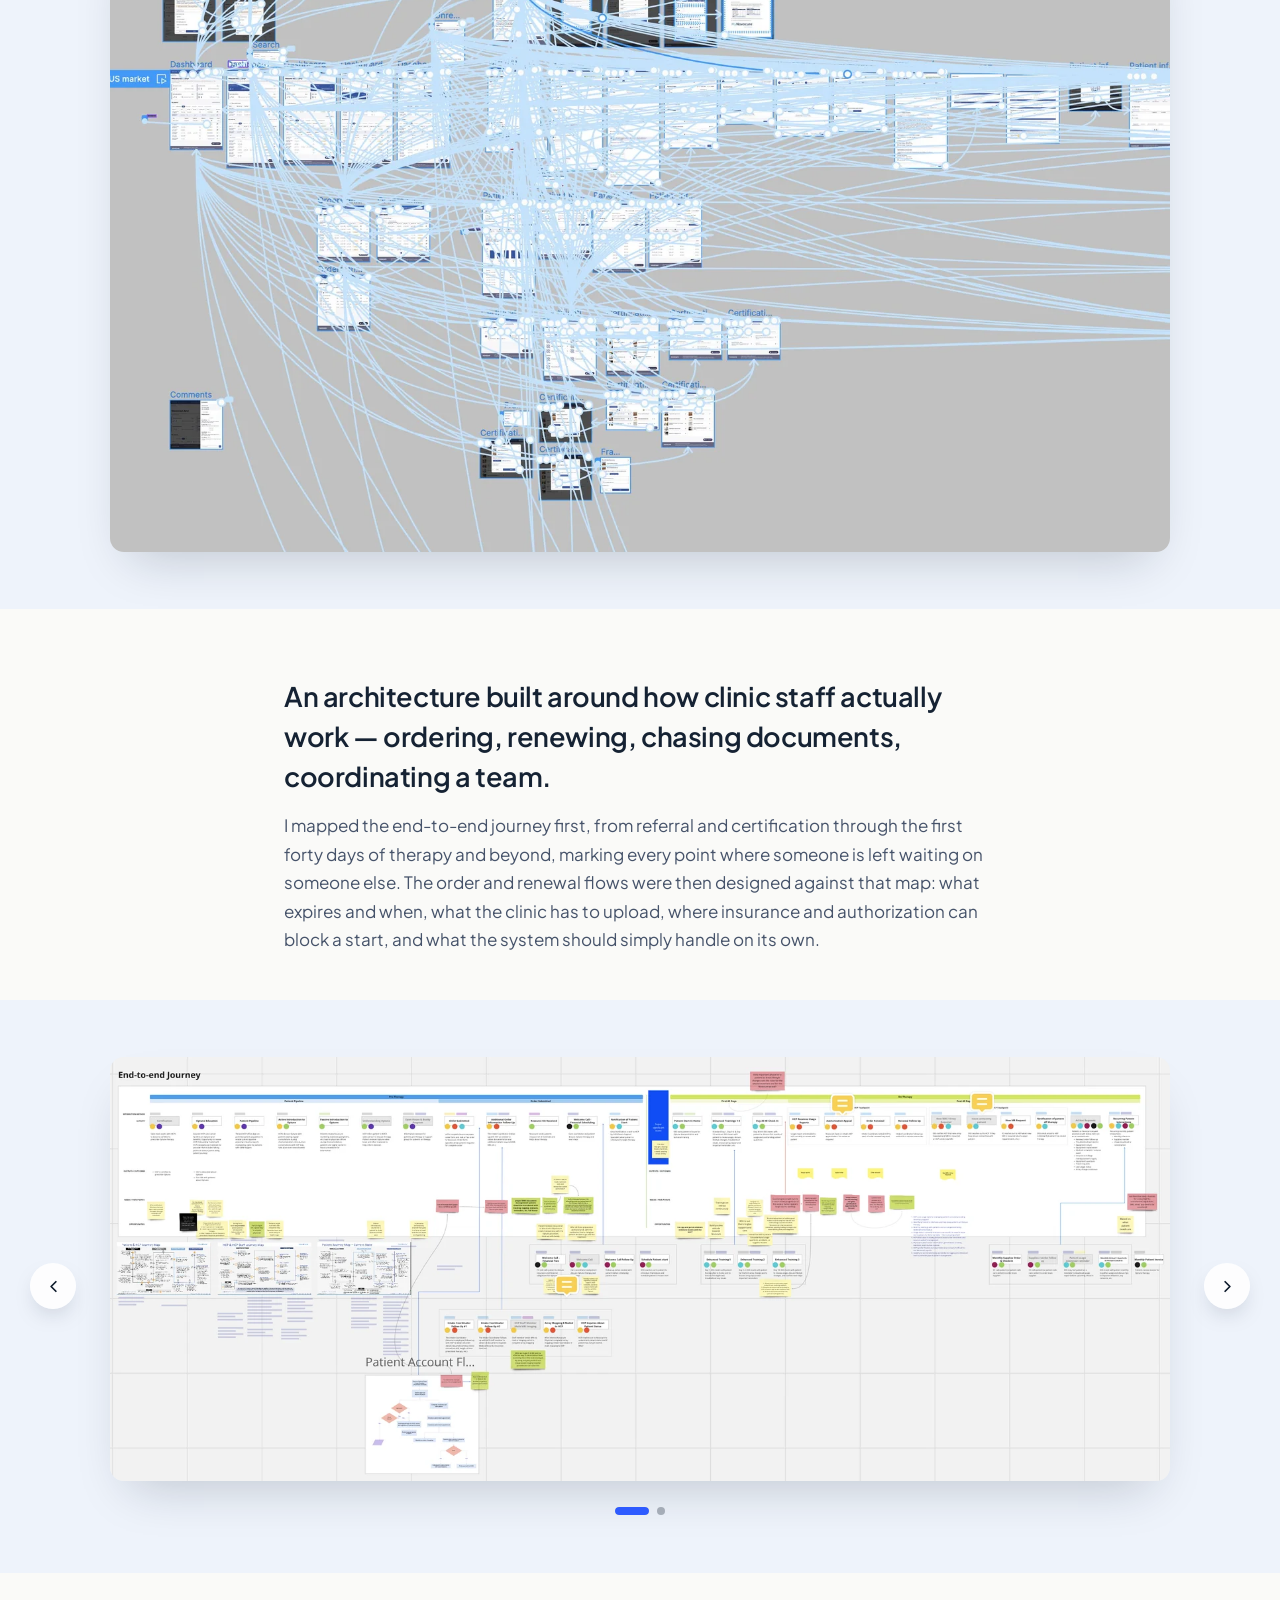
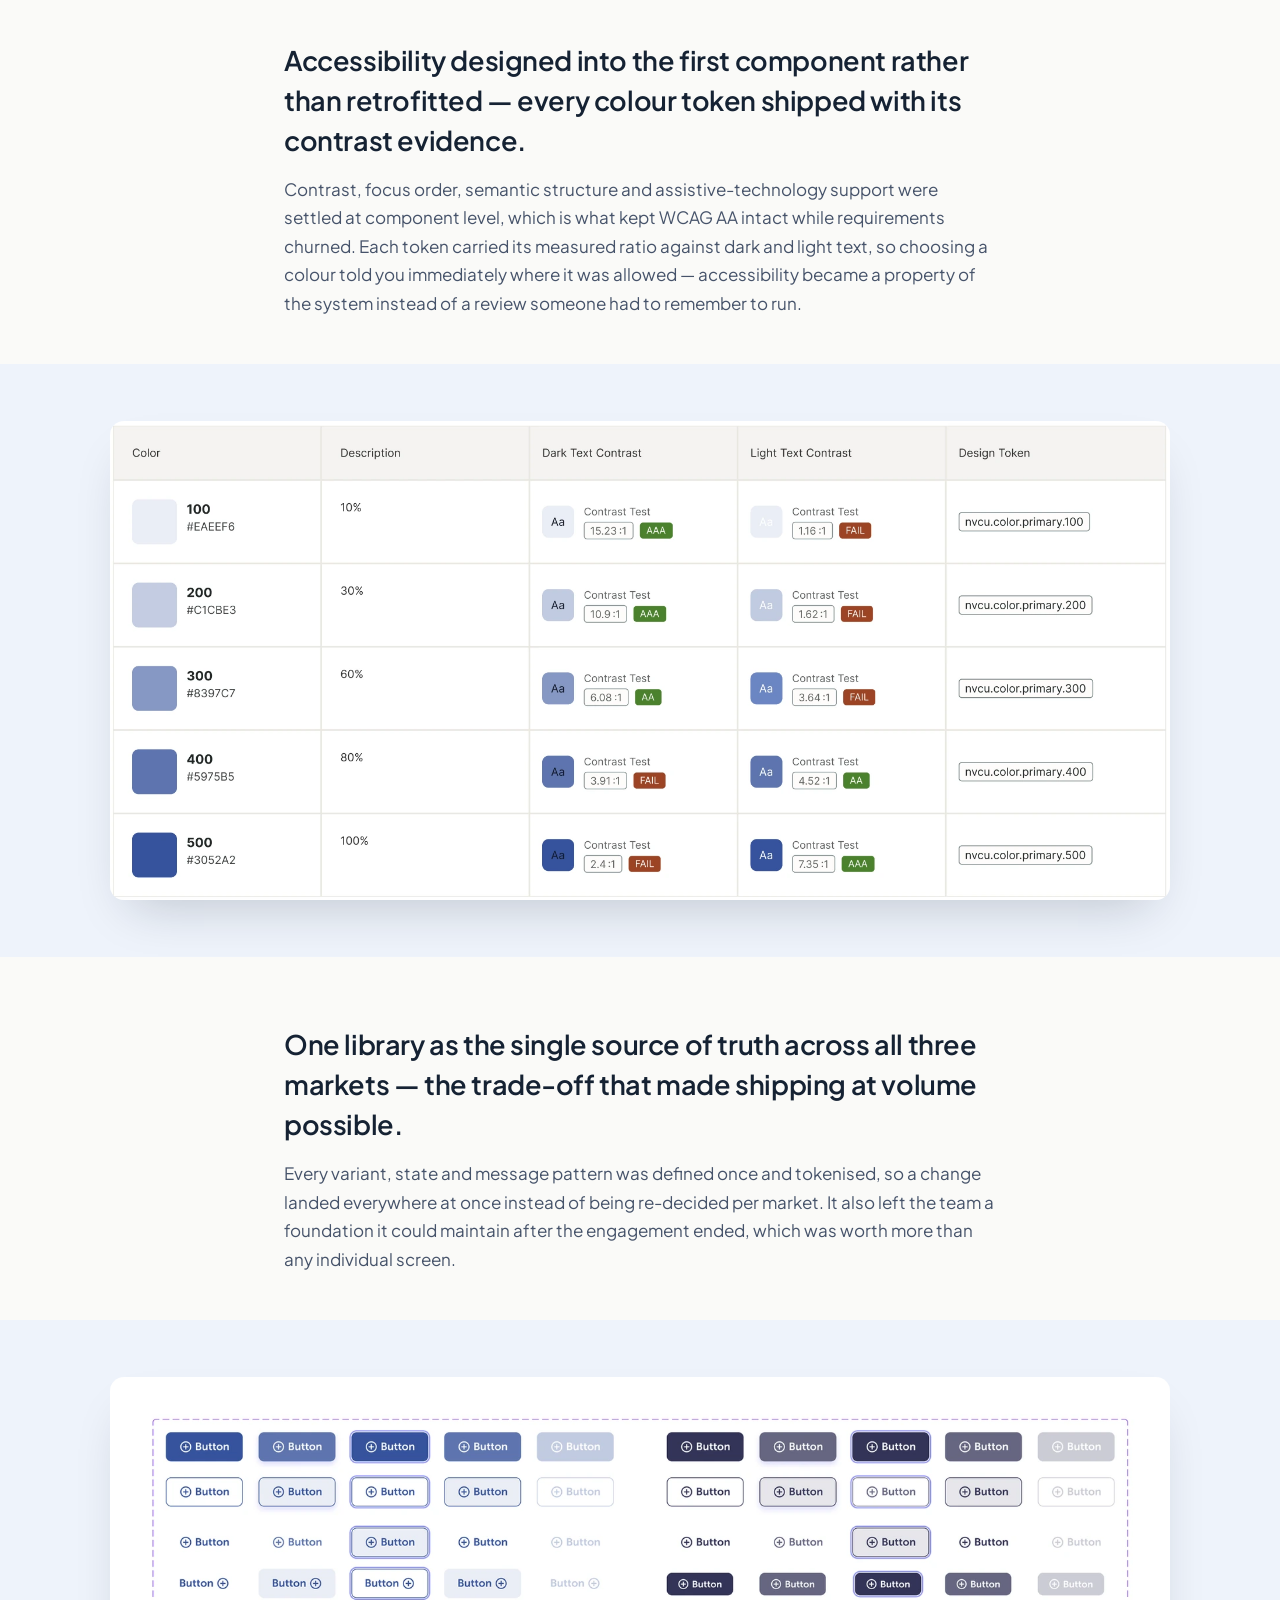
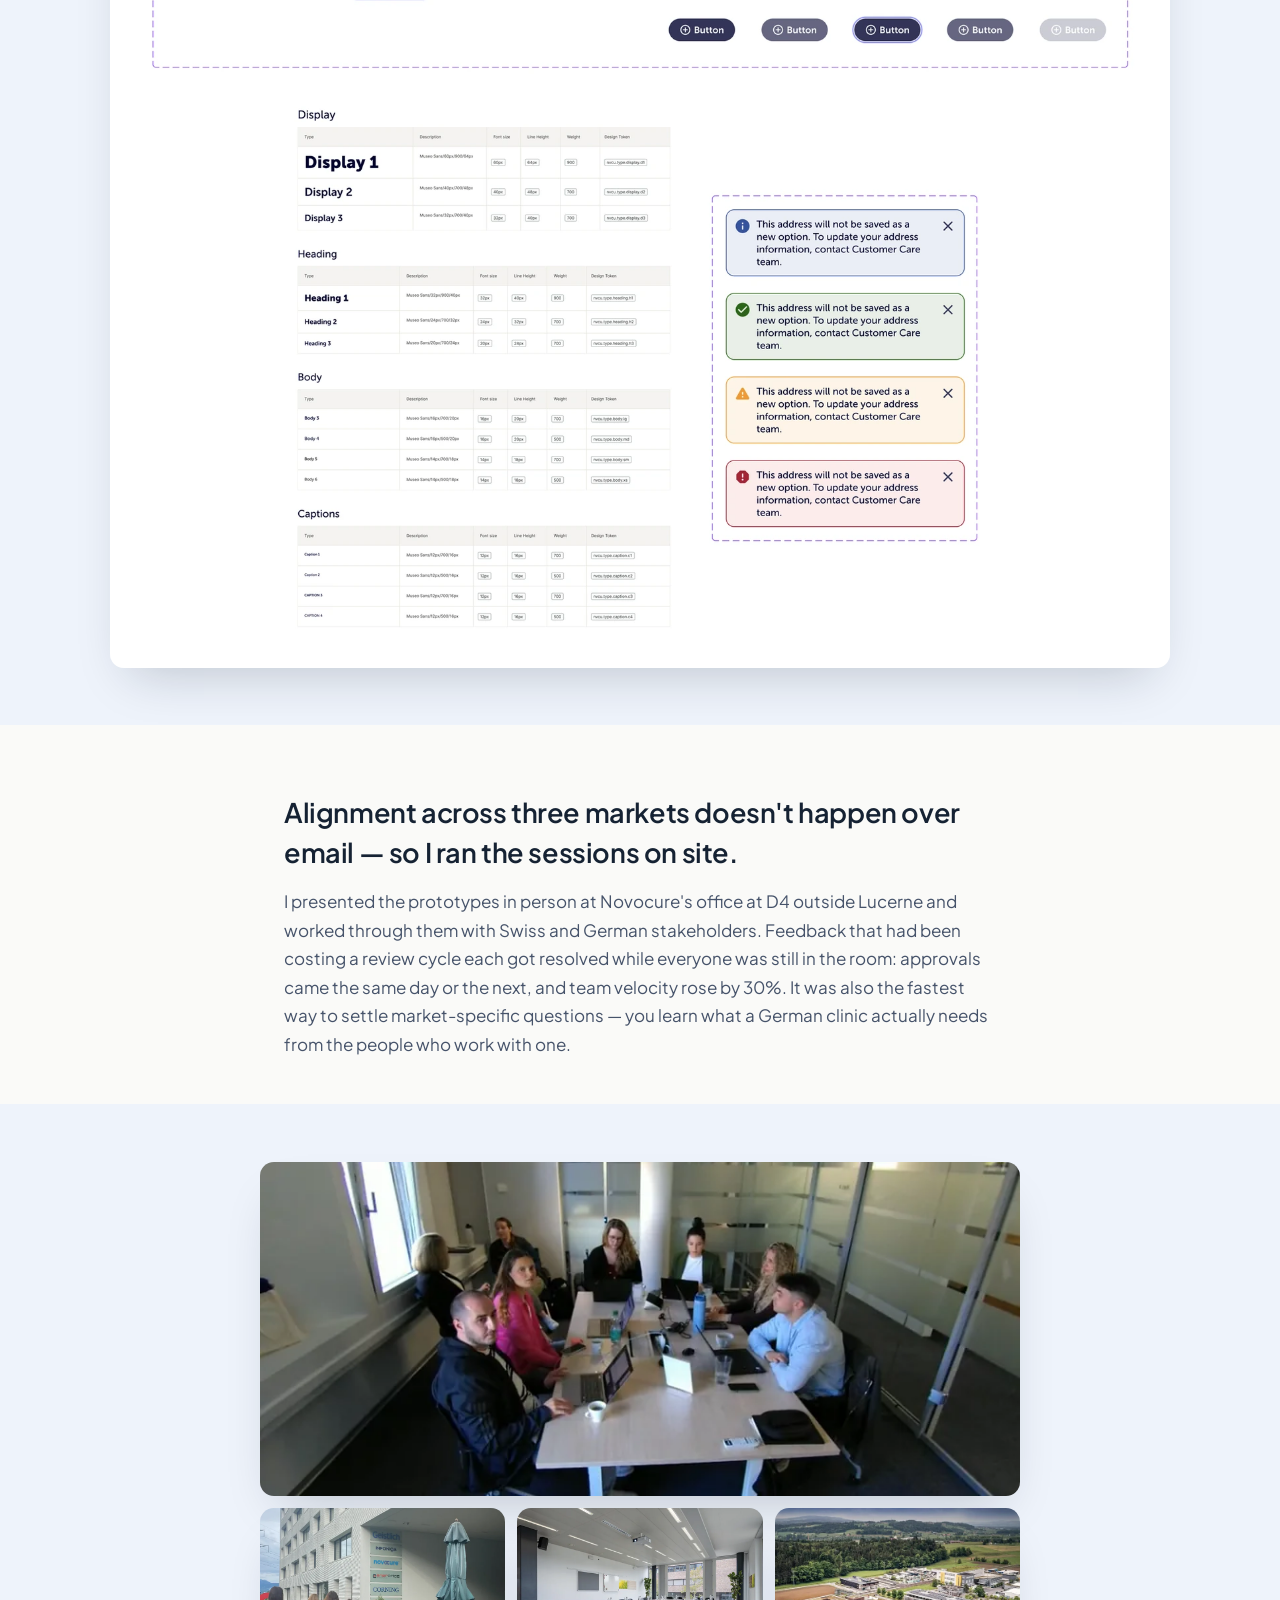
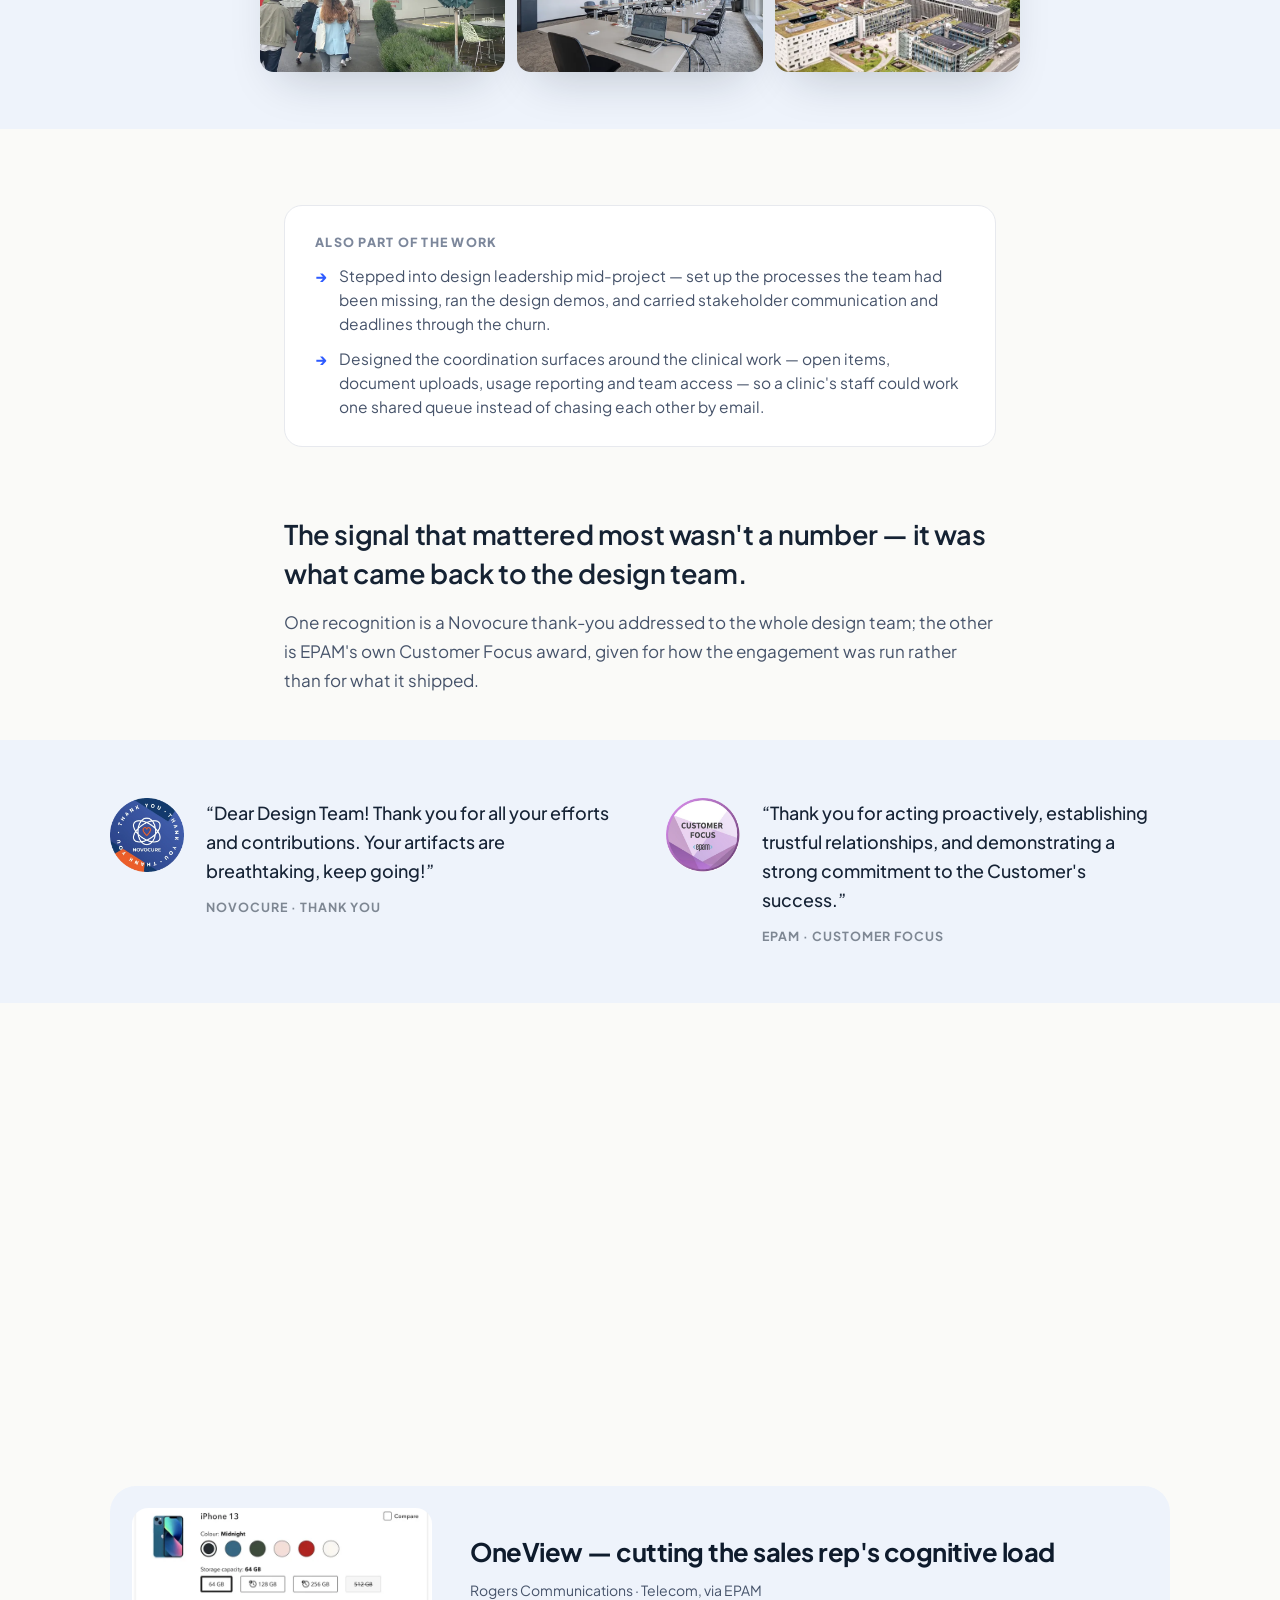
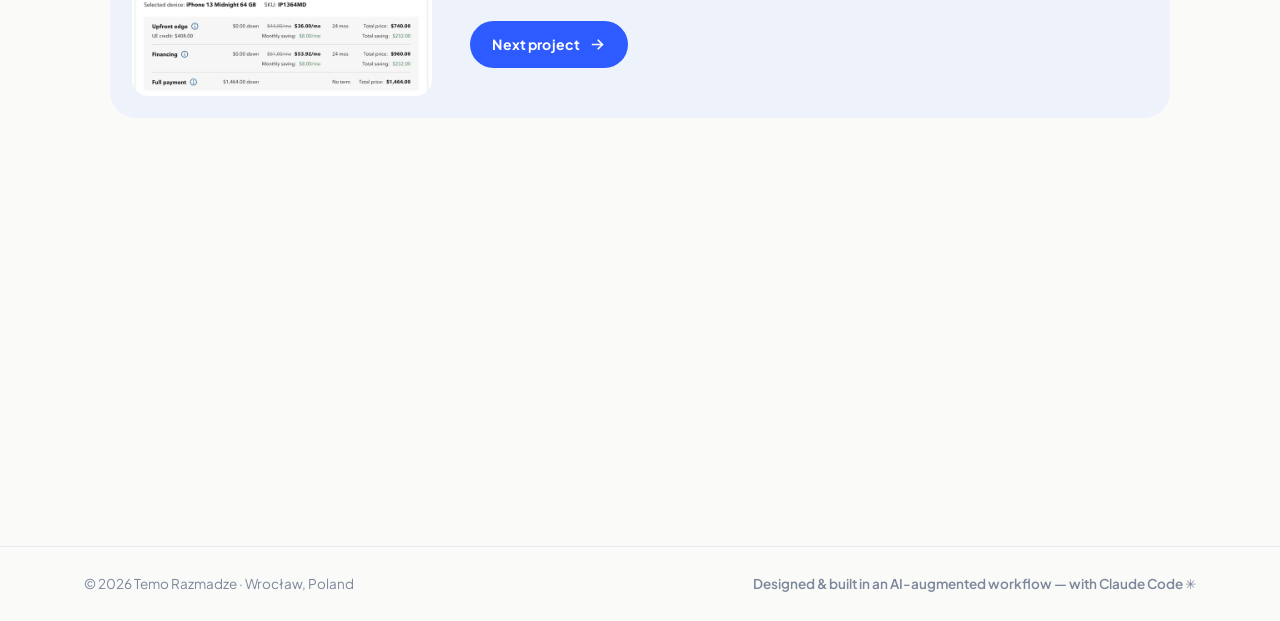
<file: novocure.html>
<!DOCTYPE html>
<html lang="en">
<head>
<!--
  ============================================================================
  NOVOCURE CASE STUDY  ·  HAND-MAINTAINED PAGE  ·  CASE V2 (band rhythm)
  ----------------------------------------------------------------------------
  This file is NOT generated by build_cases.py (novocure carries standalone=True
  there, like tbc and golance). Edit it directly — running build_cases.py will
  NOT overwrite it.

  Ported 2026-07-31 from the old .case-cover/.moment template to the .case2-*
  band rhythm; tbc.html is the reference implementation, so mirror TBC in doubt.
  Layout rules live in the case2 comment block at the end of styles.css:
    · one centred 760px text column (.c2col)
    · alternating statement (.case2-statement) + sub-paragraph (.case2-sub)
    · images on FULL-BLEED tinted bands (.case2-imgband, 100% wide, square
      corners), height:auto, NEVER cropped. Only the screenshot is rounded.
    · chips MUST fit one row — role · company · year, no more
    · a .case2-gallery when several images make the SAME point; each dot needs
      its own <i class="c2g-fill"> (the countdown sweep), and the dot count must
      match the slide count — script.js pairs them by index
    · a .c2next banner (poster + title + arrow) is the pagination — it
      replaced a marquee nobody read as a link

  Copy source: ../CASE_STUDIES.md §3.

  VISUALS — all real, no placeholders. Built by ../novocure_assets.py; re-run
    that script rather than editing the WebPs by hand. It reads two sources:
    ../novocure_src/*.svg (deck pages Temo re-exported 2026-07-31, which
    carry the screens as lossless PNG) and, for the one page not re-exported,
    the deck PDF itself, where the same bitmaps are lossy JPEG-2000. Same
    dimensions either way — the SVG ones just have no compression artifacts.
      COVER TRIO ... one composed band (.c2trio c2trio--cards): the dashboard
                     in the lead laptop, the two supporting screens as flat
                     rounded cards behind it (Temo picked cards over three
                     laptops, 2026-08-01) — was a 3-slide gallery before that;
                     the carousel hid two screens behind dots and showed each
                     at full band width, where their dense UI read as soft
                     novocure-dashboard.webp  HCP dashboard + patient search
                     novocure-neworder.webp   Start a new order, 4-step wizard
                     novocure-patients.webp   My patients + open items — CROPPED
                       out of the full-page capture, not the small standalone
                       shot of the same table: that one is 1290px wide, well
                       under the ~2120 a 1060px band needs on a 2x screen, and
                       the softness showed on the page
      MARKETS ...... novocure-markets.webp    composite: market/language
                                              selector + date pickers
      SCALE ........ novocure-prototype.webp  the wired clickable prototype
      IA GALLERY ... novocure-journey.webp    end-to-end journey map
                     novocure-flow.webp       order submission / renewal flow
      A11Y ......... novocure-contrast.webp   colour tokens + contrast tests
      LIBRARY ...... novocure-library.webp    composite: buttons + type scale
                                              + notification states
      SWITZERLAND .. a MOSAIC (.c2mos), not a gallery — see the band itself
                     novocure-swiss-workshop.webp  the session in progress,
                       LEAD photo, full width and uncropped. The source is a
                       video still with the player's progress bar burnt into
                       the bottom; the script cuts it off
                     novocure-swiss-door.webp   arriving at the D4 office
                     novocure-swiss-room.webp   the workshop room
                     novocure-swiss-campus.webp the campus from the air
      RECOGNITION .. NOT an image — set in type (.c2quotes). Only the two
                     medals are images: novocure-medal-novocure.webp and
                     novocure-medal-epam.webp, transparent circles so they sit
                     on the tint with no white square behind them
    novocure-dashboard.webp is ALSO the index.html work-card poster, so the
    case and its poster show the same screen (same rule as TBC).

    RESPONSIVE: every band image carries srcset with -800 and -1600 variants
    (the script writes them alongside the full-size file). A phone paints these
    at 331px, so without srcset it would download the 2x-desktop file for
    nothing — the variants take the page from ~1.7 MB to ~430 KB there. The
    sizes attribute mirrors the CSS: full-bleed band minus its padding, capped
    at the 1060px image. The zoom <a href> deliberately keeps pointing at the
    FULL-size file, so tapping to enlarge still gets every pixel. Adding a new
    band image means adding its srcset by hand, in the same shape.
    STILL TO UPGRADE: dashboard, neworder and prototype come from the PDF
    because the deck page holding them ("Prototype for the whole platform") is
    the one Temo has not re-exported. If he exports it, add it to
    novocure_src/ and point those three at it in the script's SRC table.

  NDA / privacy: Novocure and Rogers are EPAM client work Temo already showed
  in his 2024 portfolio, so his own redesigned UI is treated as publishable
  (CASE_STUDIES.md §0). Every patient name, MRN and clinic in these screens is
  demo data. Deliberately left out: the client's internal requirements
  spreadsheet; and, on the recognition notes, both the DATES (Oct/Nov 2023,
  which contradict the Jul 2024 – Apr 2025 engagement published on the CV and
  LinkedIn) and the senders' names — the quotes are attributed to the awards
  themselves, which is what the artefacts actually support.
  The Lucerne workshop photo WAS held back for the same reason (seven
  identifiable colleagues), then asked for by Temo on 2026-07-31 — he is in
  the shot and wanted it leading the band. His call; it ships.

  GOTCHA: HTML comments cannot nest. Never put a literal comment open/close pair
  inside a comment block — the inner close ends it early and dumps text onto the
  live page.
  ============================================================================
-->
<meta charset="UTF-8">
<meta name="viewport" content="width=device-width, initial-scale=1.0">
<title>Restarting an oncology HCP portal from zero — three markets, WCAG AA, +21% sales — Temo Razmadze</title>
<meta name="description" content="Case study: Novocure · Healthcare, via EPAM. +21% sales, Q4 2024 · 87/100 SUS score · 3 markets at WCAG AA">
<link rel="canonical" href="https://www.temorazmadze.com/novocure.html">

<!-- Open Graph / social share preview -->
<meta property="og:type" content="article">
<meta property="og:site_name" content="Temo Razmadze">
<meta property="og:title" content="Restarting an oncology HCP portal from zero — three markets, WCAG AA, +21% sales — Temo Razmadze">
<meta property="og:description" content="Case study · Novocure · Healthcare, via EPAM. +21% sales, Q4 2024 · 87/100 SUS score · 3 markets at WCAG AA">
<meta property="og:url" content="https://www.temorazmadze.com/novocure.html">
<meta property="og:image" content="https://www.temorazmadze.com/assets/og-novocure.png?v=1">
<meta property="og:image:type" content="image/png">
<meta property="og:image:width" content="1200">
<meta property="og:image:height" content="630">
<meta property="og:image:alt" content="Novocure case study card — restarting an oncology HCP portal from zero. 21% sales lift in Q4 2024, 87 out of 100 SUS score, three markets at WCAG AA.">
<meta name="twitter:card" content="summary_large_image">
<meta name="twitter:title" content="Restarting an oncology HCP portal from zero — three markets, WCAG AA, +21% sales — Temo Razmadze">
<meta name="twitter:description" content="Case study · Novocure · Healthcare, via EPAM. +21% sales, Q4 2024 · 87/100 SUS score · 3 markets at WCAG AA">
<meta name="twitter:image" content="https://www.temorazmadze.com/assets/og-novocure.png?v=1">

<link rel="preconnect" href="https://fonts.googleapis.com">
<link rel="preconnect" href="https://fonts.gstatic.com" crossorigin>
<link href="https://fonts.googleapis.com/css2?family=Plus+Jakarta+Sans:ital,wght@0,400;0,500;0,600;0,700;0,800;1,400&display=swap" rel="stylesheet">
<link rel="stylesheet" href="styles.css?v=86">
<link rel="icon" href="assets/favicon.svg" type="image/svg+xml">
<link rel="icon" href="assets/favicon-32.png" sizes="32x32" type="image/png">
<link rel="icon" href="assets/favicon-16.png" sizes="16x16" type="image/png">
<link rel="apple-touch-icon" href="assets/apple-touch-icon.png">
<link rel="shortcut icon" href="assets/favicon.ico">
<script>if ("scrollRestoration" in history) history.scrollRestoration = "manual";</script>
</head>
<body>

<header class="nav">
  <div class="nav-inner">
    <a class="nav-name" href="index.html">Temo&nbsp;Razmadze</a>
    <button class="nav-toggle" type="button" aria-label="Open menu" aria-expanded="false" aria-controls="nav-links"><span class="nav-burger" aria-hidden="true"></span></button>
    <nav class="nav-links" id="nav-links" aria-label="Main">
      <a href="index.html#work">Work</a>
      <a href="index.html#ai">How I work</a>
      <a href="index.html#words">Recommendations</a>
      <a href="index.html#contact">Contact</a>
      <a class="btn btn-small" href="assets/CV_Temuri_Razmadze.pdf" download aria-label="Download CV (PDF)"><span class="cv-long">Download CV</span><span class="cv-short" aria-hidden="true">CV</span></a>
    </nav>
  </div>
</header>

<main>
  <section class="case2-hero">
    <div class="c2col">
      <a class="case-back reveal" href="index.html#work">← All work</a>
      <p class="kicker reveal"><span class="kbar"></span>Novocure · Healthcare, via EPAM</p>
      <h1 class="reveal d1">Restarting an oncology HCP portal from zero — three markets, WCAG AA, +21% sales</h1>
      <div class="case2-chips reveal d2">
        <span class="case2-chip">Senior Experience Designer</span>
        <span class="case2-chip">Novocure — global oncology</span>
        <span class="case2-chip case2-chip--year">2024 – 2025</span>
      </div>
    </div>
  </section>

  <!-- COVER · the portal's three core surfaces in ONE composed shot (.c2trio —
       see styles.css). They rotated in a gallery before, which hid two behind
       dots and showed each screen at a size where its dense UI read as soft;
       as a trio they land together, smaller and sharper. The dashboard leads
       in the one laptop frame; ordering and the patient list support as flat
       cards behind it (--cards variant). Each screen opens its full
       uncropped capture. -->
  <figure class="case2-imgband tint-sand reveal">
    <div class="c2trio c2trio--cards" role="group" aria-label="The MyNovocure HCP portal — its three core screens">
      <a class="c2trio-side c2trio-left c2dev-lap" href="assets/novocure-neworder.webp" target="_blank" rel="noopener" aria-label="Open the new-order flow at full size">
        <span class="c2dev-screen"><img src="assets/novocure-neworder-800.webp" srcset="assets/novocure-neworder-800.webp 800w, assets/novocure-neworder-1600.webp 1600w, assets/novocure-neworder.webp 2120w" sizes="(max-width: 488px) 34vw, (max-width: 1165px) 35vw, 403px" alt="“Start a new order” — a four-step wizard running create patient, order details, insurance, then patient information and authorization, with the patient information form open on the first step."></span>
      </a>
      <a class="c2trio-main c2dev-lap" href="assets/novocure-dashboard.webp" target="_blank" rel="noopener" aria-label="Open the portal dashboard at full size">
        <span class="c2dev-screen"><img src="assets/novocure-dashboard-800.webp" srcset="assets/novocure-dashboard-800.webp 800w, assets/novocure-dashboard-1600.webp 1600w, assets/novocure-dashboard.webp 2050w" sizes="(max-width: 488px) 60vw, (max-width: 1165px) 49vw, 573px" alt="The MyNovocure dashboard for a clinic — a patient search open over the page listing matches with their treatment status and date of birth, tiles counting documents to sign, expiring prescriptions, new usage reports and open items, and a “My patients” table filterable by treatment status underneath."></span>
      </a>
      <a class="c2trio-side c2trio-right c2dev-lap" href="assets/novocure-patients.webp" target="_blank" rel="noopener" aria-label="Open the patient list at full size">
        <span class="c2dev-screen"><img src="assets/novocure-patients-800.webp" srcset="assets/novocure-patients-800.webp 800w, assets/novocure-patients-1600.webp 1600w, assets/novocure-patients.webp 2048w" sizes="(max-width: 488px) 34vw, (max-width: 1165px) 35vw, 403px" alt="The “My patients” list — sortable rows carrying each patient's dates, average device usage and a treatment-status pill (on treatment, pending start, off treatment, closed never started), an open-items count flagged when something needs attention, and a row expanded to show its outstanding items."></span>
      </a>
    </div>
  </figure>

  <div class="c2col">
    <div class="m-band tint-sand reveal" style="margin-top: 44px;"><div class="m-tile"><span class="m-num">+21%</span><span class="m-label">sales, Q4 2024</span></div><div class="m-tile"><span class="m-num">87/100</span><span class="m-label">SUS score</span></div><div class="m-tile"><span class="m-num">3</span><span class="m-label">markets at WCAG AA</span></div></div>
  </div>

  <section class="case2-band">
    <div class="c2col reveal">
      <p class="case2-statement">A previous vendor had walked away mid-build, leaving clinics with no working way to order Optune, renew a prescription, or track how a patient was using the device.</p>
      <p class="case2-sub">Sales depended on that workflow being frictionless, so the rebuild ran against alpha and beta deadlines while requirements still changed near-daily. The portal had to serve the US, Germany and France — different personas, clinical practices, record conventions and legal constraints — and, given the treatment context, accessibility was not negotiable: every screen had to meet WCAG Level AA. I joined as Senior Experience Designer on the EPAM engagement and took over design leadership mid-project when the lead designer left.</p>
    </div>
  </section>

  <section class="case2-band">
    <div class="c2col reveal">
      <p class="case2-statement">Three markets meant <span class="accent">three design problems</span> — not one design translated three times.</p>
      <p class="case2-sub">Who uses the portal, how a clinic practises, how dates and records are written, and what the law permits all differ by market. I pushed those differences down into the components instead of solving them screen by screen — language, date handling and field behaviour resolved once in the library — so a market-specific rule never turned into a market-specific screen to maintain.</p>
    </div>
    <figure class="case2-imgband tint-blue reveal"><a href="assets/novocure-markets.webp" target="_blank" rel="noopener" aria-label="Open the market and date components at full size"><img src="assets/novocure-markets.webp" srcset="assets/novocure-markets-800.webp 800w, assets/novocure-markets-1600.webp 1600w, assets/novocure-markets.webp 2120w" sizes="(max-width: 488px) calc(100vw - 44px), (max-width: 1165px) 91vw, 1060px" alt="Two component groups side by side: a form field in its default, focused and error states with the market selector open on English, Deutsch, Français and Español; and three date pickers — a month grid, a year grid and a decade view — covering the different ways the markets enter and read dates." loading="lazy"></a></figure>
  </section>

  <section class="case2-band">
    <div class="c2col reveal">
      <p class="case2-statement">Restarted from zero: 350+ requirements became 400+ prototype screens, wired into one clickable prototype.</p>
      <p class="case2-sub">A folder of screens would not have survived requirements that moved every day. One connected prototype — every market, every state, every dead end — let the team test it, demo it and re-scope from it without losing the thread, and it became the artefact stakeholders reviewed instead of a specification nobody could picture.</p>
    </div>
    <figure class="case2-imgband tint-sand reveal"><a href="assets/novocure-prototype.webp" target="_blank" rel="noopener" aria-label="Open the prototype map at full size"><img src="assets/novocure-prototype.webp" srcset="assets/novocure-prototype-800.webp 800w, assets/novocure-prototype-1600.webp 1600w, assets/novocure-prototype.webp 2600w" sizes="(max-width: 488px) calc(100vw - 44px), (max-width: 1165px) 91vw, 1060px" alt="The prototype map — hundreds of connected frames covering dashboards, patient views, orders, certifications, modals and email templates, tied together by a dense web of interaction links, with the US market entry point on the left." loading="lazy"></a></figure>
  </section>

  <section class="case2-band">
    <div class="c2col reveal">
      <p class="case2-statement">An architecture built around how clinic staff actually work — ordering, renewing, chasing documents, coordinating a team.</p>
      <p class="case2-sub">I mapped the end-to-end journey first, from referral and certification through the first forty days of therapy and beyond, marking every point where someone is left waiting on someone else. The order and renewal flows were then designed against that map: what expires and when, what the clinic has to upload, where insurance and authorization can block a start, and what the system should simply handle on its own.</p>
    </div>
    <figure class="case2-imgband case2-gallery tint-blue reveal" role="group" aria-roledescription="carousel" aria-label="Research and flow artefacts">
      <div class="c2g-viewport">
        <ul class="c2g-track">
          <li class="c2g-slide is-active"><a href="assets/novocure-journey.webp" target="_blank" rel="noopener" aria-label="Open the journey map at full size"><img src="assets/novocure-journey.webp" srcset="assets/novocure-journey-800.webp 800w, assets/novocure-journey-1600.webp 1600w, assets/novocure-journey.webp 2476w" sizes="(max-width: 488px) calc(100vw - 44px), (max-width: 1165px) 91vw, 1060px" alt="The end-to-end journey map — swimlanes for referral method, activity, outputs, needs and pain points running across the pre-therapy, order-submitted, first-forty-days and post-forty-day phases, annotated throughout with colour-coded pain points and opportunities." loading="lazy"></a></li>
          <li class="c2g-slide"><a href="assets/novocure-flow.webp" target="_blank" rel="noopener" aria-label="Open the order and renewal flow at full size"><img src="assets/novocure-flow.webp" srcset="assets/novocure-flow-800.webp 800w, assets/novocure-flow-1600.webp 1600w, assets/novocure-flow.webp 2108w" sizes="(max-width: 488px) calc(100vw - 44px), (max-width: 1165px) 91vw, 1060px" alt="The order submission and renewal flow — wireframes joined by decision diamonds covering patient matching, new order versus renewal, insurance entered by form or upload, medical-records and imaging submission, e-signature, and the notification sent at each step." loading="lazy"></a></li>
        </ul>
      </div>
      <button class="c2g-arrow c2g-prev" type="button" aria-label="Previous artefact"><svg viewBox="0 0 24 24" fill="none" stroke="currentColor" stroke-width="2.2" stroke-linecap="round" stroke-linejoin="round"><path d="M15 18 9 12l6-6"/></svg></button>
      <button class="c2g-arrow c2g-next" type="button" aria-label="Next artefact"><svg viewBox="0 0 24 24" fill="none" stroke="currentColor" stroke-width="2.2" stroke-linecap="round" stroke-linejoin="round"><path d="m9 18 6-6-6-6"/></svg></button>
      <div class="c2g-bar">
        <div class="c2g-dots" role="tablist" aria-label="Choose an artefact">
          <button class="c2g-dot is-active" type="button" role="tab" aria-selected="true" aria-label="Journey map"><i class="c2g-fill" aria-hidden="true"></i></button>
          <button class="c2g-dot" type="button" role="tab" aria-selected="false" aria-label="Order and renewal flow"><i class="c2g-fill" aria-hidden="true"></i></button>
        </div>
      </div>
    </figure>
  </section>

  <section class="case2-band">
    <div class="c2col reveal">
      <p class="case2-statement">Accessibility designed into the first component rather than retrofitted — every colour token shipped with its contrast evidence.</p>
      <p class="case2-sub">Contrast, focus order, semantic structure and assistive-technology support were settled at component level, which is what kept WCAG AA intact while requirements churned. Each token carried its measured ratio against dark and light text, so choosing a colour told you immediately where it was allowed — accessibility became a property of the system instead of a review someone had to remember to run.</p>
    </div>
    <figure class="case2-imgband tint-sand reveal"><a href="assets/novocure-contrast.webp" target="_blank" rel="noopener" aria-label="Open the colour and contrast tokens at full size"><img src="assets/novocure-contrast.webp" srcset="assets/novocure-contrast-800.webp 800w, assets/novocure-contrast.webp 1820w" sizes="(max-width: 488px) calc(100vw - 44px), (max-width: 1165px) 91vw, 1060px" alt="The primary colour ramp documented as a table — each step shows its swatch and hex, a contrast test against dark text and against light text with the measured ratio and an AAA, AA or FAIL verdict, and the design-token name engineering consumes." loading="lazy"></a></figure>
  </section>

  <section class="case2-band">
    <div class="c2col reveal">
      <p class="case2-statement">One library as the single source of truth across all three markets — the trade-off that made shipping at volume possible.</p>
      <p class="case2-sub">Every variant, state and message pattern was defined once and tokenised, so a change landed everywhere at once instead of being re-decided per market. It also left the team a foundation it could maintain after the engagement ended, which was worth more than any individual screen.</p>
    </div>
    <figure class="case2-imgband tint-blue reveal"><a href="assets/novocure-library.webp" target="_blank" rel="noopener" aria-label="Open the design library at full size"><img src="assets/novocure-library.webp" srcset="assets/novocure-library-800.webp 800w, assets/novocure-library-1600.webp 1600w, assets/novocure-library.webp 2120w" sizes="(max-width: 488px) calc(100vw - 44px), (max-width: 1165px) 91vw, 1060px" alt="Pages from the design library — the button matrix across variants and states on light and dark surfaces, the type scale from display to caption with size, line height, weight and token for each step, and the inline notification component in its informational, success, warning and error states." loading="lazy"></a></figure>
  </section>

  <section class="case2-band">
    <div class="c2col reveal">
      <p class="case2-statement">Alignment across three markets doesn't happen over email — so I ran the sessions on site.</p>
      <p class="case2-sub">I presented the prototypes in person at Novocure's office at D4 outside Lucerne and worked through them with Swiss and German stakeholders. Feedback that had been costing a review cycle each got resolved while everyone was still in the room: approvals came the same day or the next, and team velocity rose by 30%. It was also the fastest way to settle market-specific questions — you learn what a German clinic actually needs from the people who work with one.</p>
    </div>
    <!-- A MOSAIC, not a gallery (.c2mos, end of styles.css). These four photos
         make one argument together rather than one at a time, so none of them
         is worth hiding behind dots. The workshop shot leads at full width and
         uncropped — Temo is in it, and it is the only image on the site that
         shows him working. The three supporting frames are cover-cropped to a
         3:2, which is fine for photographs and still opens full-size on tap.
         Their `sizes` says ~340px on purpose: they are thumbnails, and quoting
         the band's 1060px would pull the full-size file for each one. -->
    <figure class="case2-imgband tint-sand reveal">
      <div class="c2mos">
        <a class="c2mos-main" href="assets/novocure-swiss-workshop.webp" target="_blank" rel="noopener" aria-label="Open the workshop photo at full size"><img src="assets/novocure-swiss-workshop.webp" srcset="assets/novocure-swiss-workshop-800.webp 800w, assets/novocure-swiss-workshop.webp 1600w" sizes="(max-width: 820px) calc(100vw - 44px), 760px" alt="A working session in progress at the Swiss office — eight people round a long table with laptops open, notes and coffee between them, everyone turned toward the same end of the room." loading="lazy"></a>
        <a href="assets/novocure-swiss-door.webp" target="_blank" rel="noopener" aria-label="Open the arrival photo at full size"><img src="assets/novocure-swiss-door.webp" srcset="assets/novocure-swiss-door-800.webp 800w, assets/novocure-swiss-door-1600.webp 1600w, assets/novocure-swiss-door.webp 2120w" sizes="(max-width: 700px) 45vw, 245px" alt="Arriving at the D4 business park outside Lucerne — the building's tenant board lists Novocure among its companies and colleagues walk ahead toward the entrance." loading="lazy"></a>
        <a href="assets/novocure-swiss-room.webp" target="_blank" rel="noopener" aria-label="Open the workshop room photo at full size"><img src="assets/novocure-swiss-room.webp" srcset="assets/novocure-swiss-room-800.webp 800w, assets/novocure-swiss-room.webp 1272w" sizes="(max-width: 700px) 45vw, 245px" alt="The workshop room before a session — a long table ringed with chairs, a projector and a laptop already connected at the near end." loading="lazy"></a>
        <a href="assets/novocure-swiss-campus.webp" target="_blank" rel="noopener" aria-label="Open the aerial photo at full size"><img src="assets/novocure-swiss-campus.webp" srcset="assets/novocure-swiss-campus-800.webp 800w, assets/novocure-swiss-campus-1600.webp 1600w, assets/novocure-swiss-campus.webp 1872w" sizes="(max-width: 700px) 45vw, 245px" alt="The D4 business park from the air — low white office buildings set among fields and woodland in the hills outside Lucerne." loading="lazy"></a>
      </div>
    </figure>
  </section>

  <section class="case2-band">
    <div class="c2col">
      <div class="also reveal">
        <p class="also-label">Also part of the work</p>
        <ul><li>Stepped into design leadership mid-project — set up the processes the team had been missing, ran the design demos, and carried stakeholder communication and deadlines through the churn.</li><li>Designed the coordination surfaces around the clinical work — open items, document uploads, usage reporting and team access — so a clinic's staff could work one shared queue instead of chasing each other by email.</li></ul>
      </div>
    </div>
  </section>

  <section class="case2-band">
    <div class="c2col reveal">
      <p class="case2-statement">The signal that mattered most wasn't a number — it was what came back to the design team.</p>
      <p class="case2-sub">One recognition is a Novocure thank-you addressed to the whole design team; the other is EPAM's own Customer Focus award, given for how the engagement was run rather than for what it shipped.</p>
    </div>
    <!-- SET IN TYPE, NOT SCREENSHOTTED (.c2quotes, end of styles.css). This was
         a screenshot of EPAM's recognition UI — someone else's typeface on a
         white card, and the only image on the page that wasn't Temo's work.
         Only the medals are images now; the words are page text.
         The dates the notes carry (Oct/Nov 2023) stay off: they contradict the
         Jul 2024 – Apr 2025 engagement published on the CV and LinkedIn.
         The senders' names are off too — attributing to the award itself is
         what the artefact actually supports. -->
    <div class="case2-imgband tint-blue reveal">
      <ul class="c2quotes">
        <li class="c2quote">
          <img class="c2quote-medal" src="assets/novocure-medal-novocure.webp" alt="" width="74" height="74" loading="lazy">
          <div>
            <blockquote>“Dear Design Team! Thank you for all your efforts and contributions. Your artifacts are breathtaking, keep going!”</blockquote>
            <p class="c2quote-src">Novocure · Thank You</p>
          </div>
        </li>
        <li class="c2quote">
          <img class="c2quote-medal" src="assets/novocure-medal-epam.webp" alt="" width="74" height="74" loading="lazy">
          <div>
            <blockquote>“Thank you for acting proactively, establishing trustful relationships, and demonstrating a strong commitment to the Customer's success.”</blockquote>
            <p class="c2quote-src">EPAM · Customer Focus</p>
          </div>
        </li>
      </ul>
    </div>
  </section>

  <section class="case2-band">
    <div class="c2col reveal">
      <p class="case2-statement">The result: every MVP alpha and beta requirement delivered on time, <span class="accent">+21%</span> sales in Q4 2024, and <span class="accent">87/100</span> on the System Usability Scale.</p>
      <p class="case2-sub">A stalled, vendor-abandoned project became a maintainable foundation across three markets, and the team kept the processes and the design library it had never had. Looking back, I'd formalise accessibility annotations into the library from day one — we retrofitted documentation that should have been born with the components.</p>
      <p class="case-skills reveal">UX/UI design · information architecture · WCAG AA accessibility · multi-market design · design systems and libraries · prototyping · stakeholder workshops · design leadership · Figma</p>
    </div>
  </section>

  <!-- Next-project banner (.c2next, end of styles.css). Replaced a marquee of
       drifting 12%-ink type that nobody read as a link. One <a>; nothing inside
       may be a link, and the arrow is decorative. Thumbnail = next-SLUG.webp
       from ../next_thumbs.py, an 8:5 crop of the same poster the homepage work
       card uses, so this promises the screen the visitor will actually land on. -->
  <a class="c2next" href="rogers.html">
    <div class="c2next-media"><img src="assets/next-rogers.webp" alt="" width="720" height="450" loading="lazy"></div>
    <div class="c2next-body">
      <h2>OneView — cutting the sales rep's cognitive load</h2>
      <p class="c2next-meta">Rogers Communications · Telecom, via EPAM</p>
      <span class="c2next-btn">Next project <svg viewBox="0 0 24 24" fill="none" stroke="currentColor" stroke-width="2.4" stroke-linecap="round" stroke-linejoin="round" aria-hidden="true"><path d="M5 12h14"/><path d="m13 6 6 6-6 6"/></svg></span>
    </div>
  </a>

  <section class="case-cta">
    <div class="wrap">
      <h2 class="contact-title reveal">Let's <span class="accent">talk</span></h2>
      <p class="contact-sub reveal d1">Open to senior product-design roles across Poland — hybrid or remote, B2B or employment contract.</p>
      <div class="hero-cta reveal d2">
        <a class="btn" href="mailto:temorazmadze01@gmail.com">temorazmadze01@gmail.com <span class="btn-arrow">→</span></a>
        <a class="btn btn-ghost" href="https://www.linkedin.com/in/temuri-razmadze" target="_blank" rel="noopener">LinkedIn</a>
      </div>
    </div>
  </section>
</main>

<footer class="footer">
  <div class="wrap footer-inner">
    <span>© 2026 Temo Razmadze · Wrocław, Poland</span>
    <span class="footer-note">Designed &amp; built in an AI-augmented workflow — with Claude Code ✳</span>
  </div>
</footer>

<script src="script.js?v=80"></script>
</body>
</html>
</file>
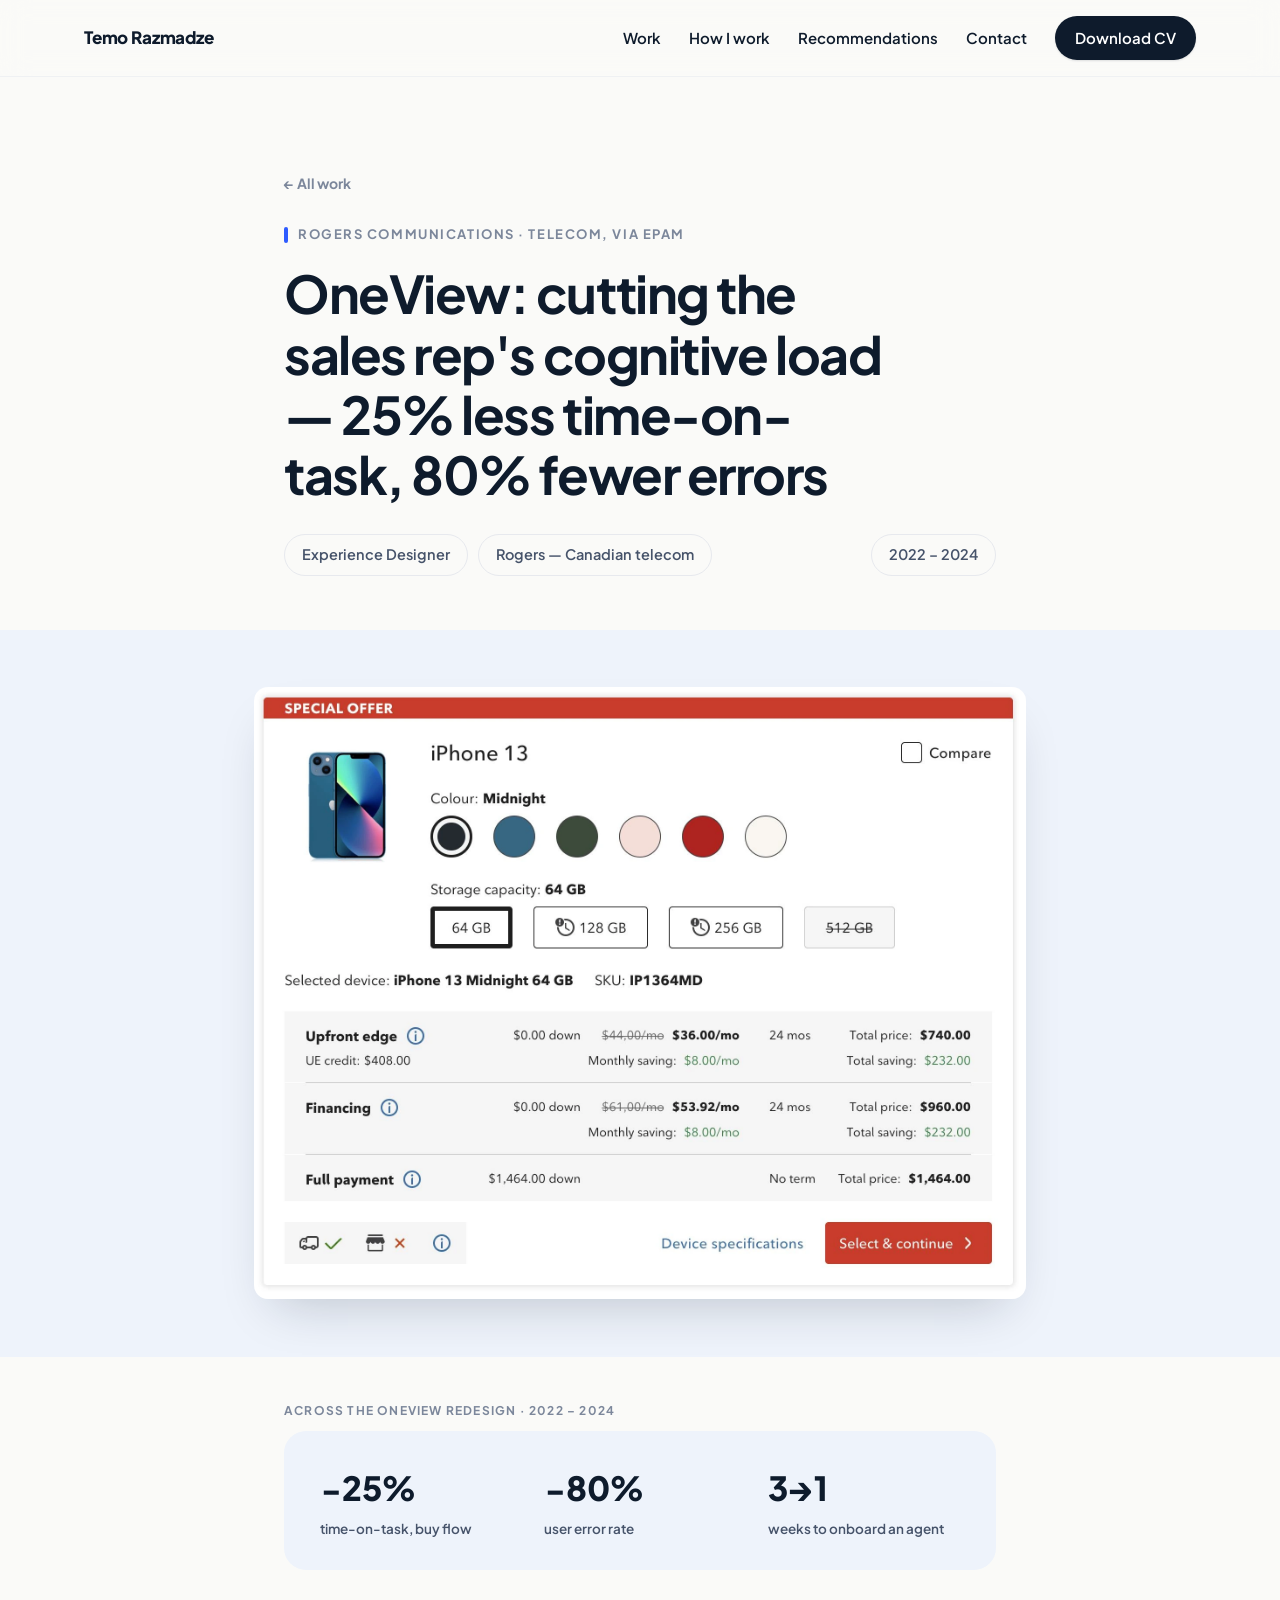
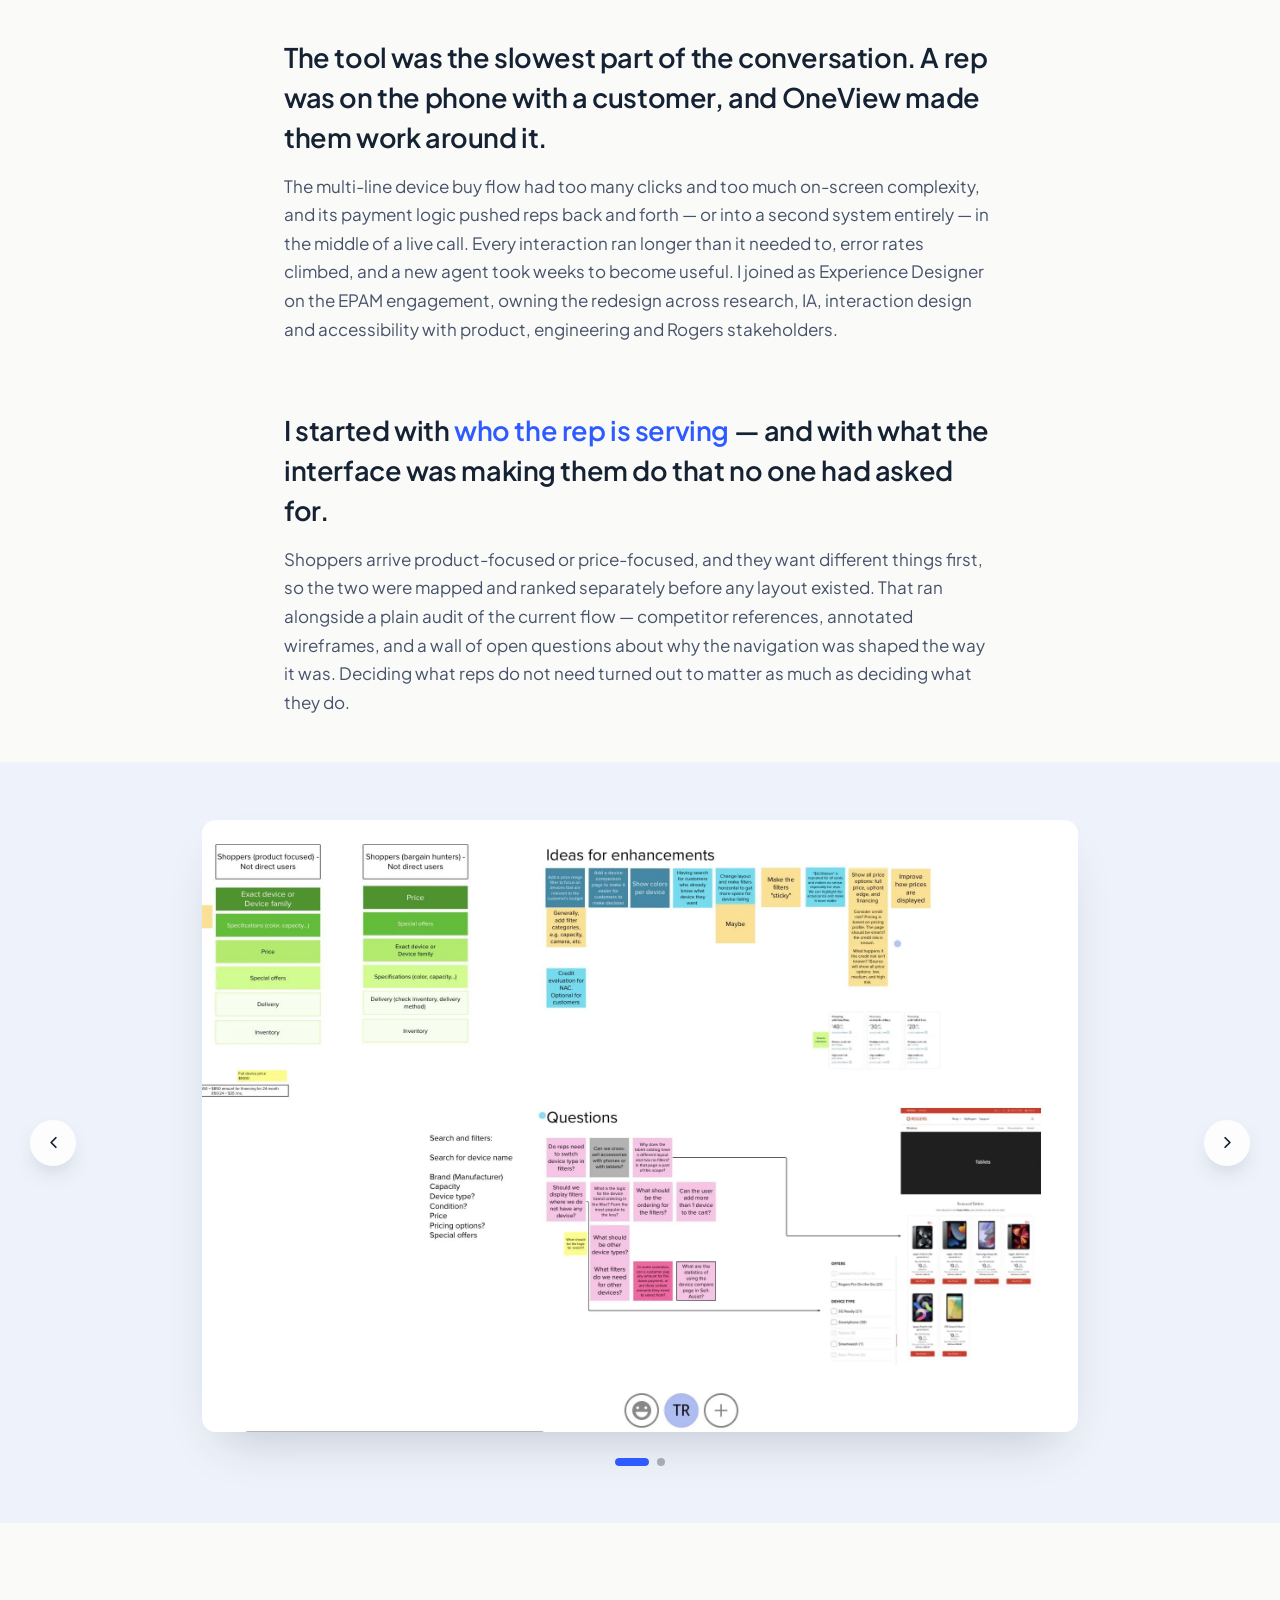
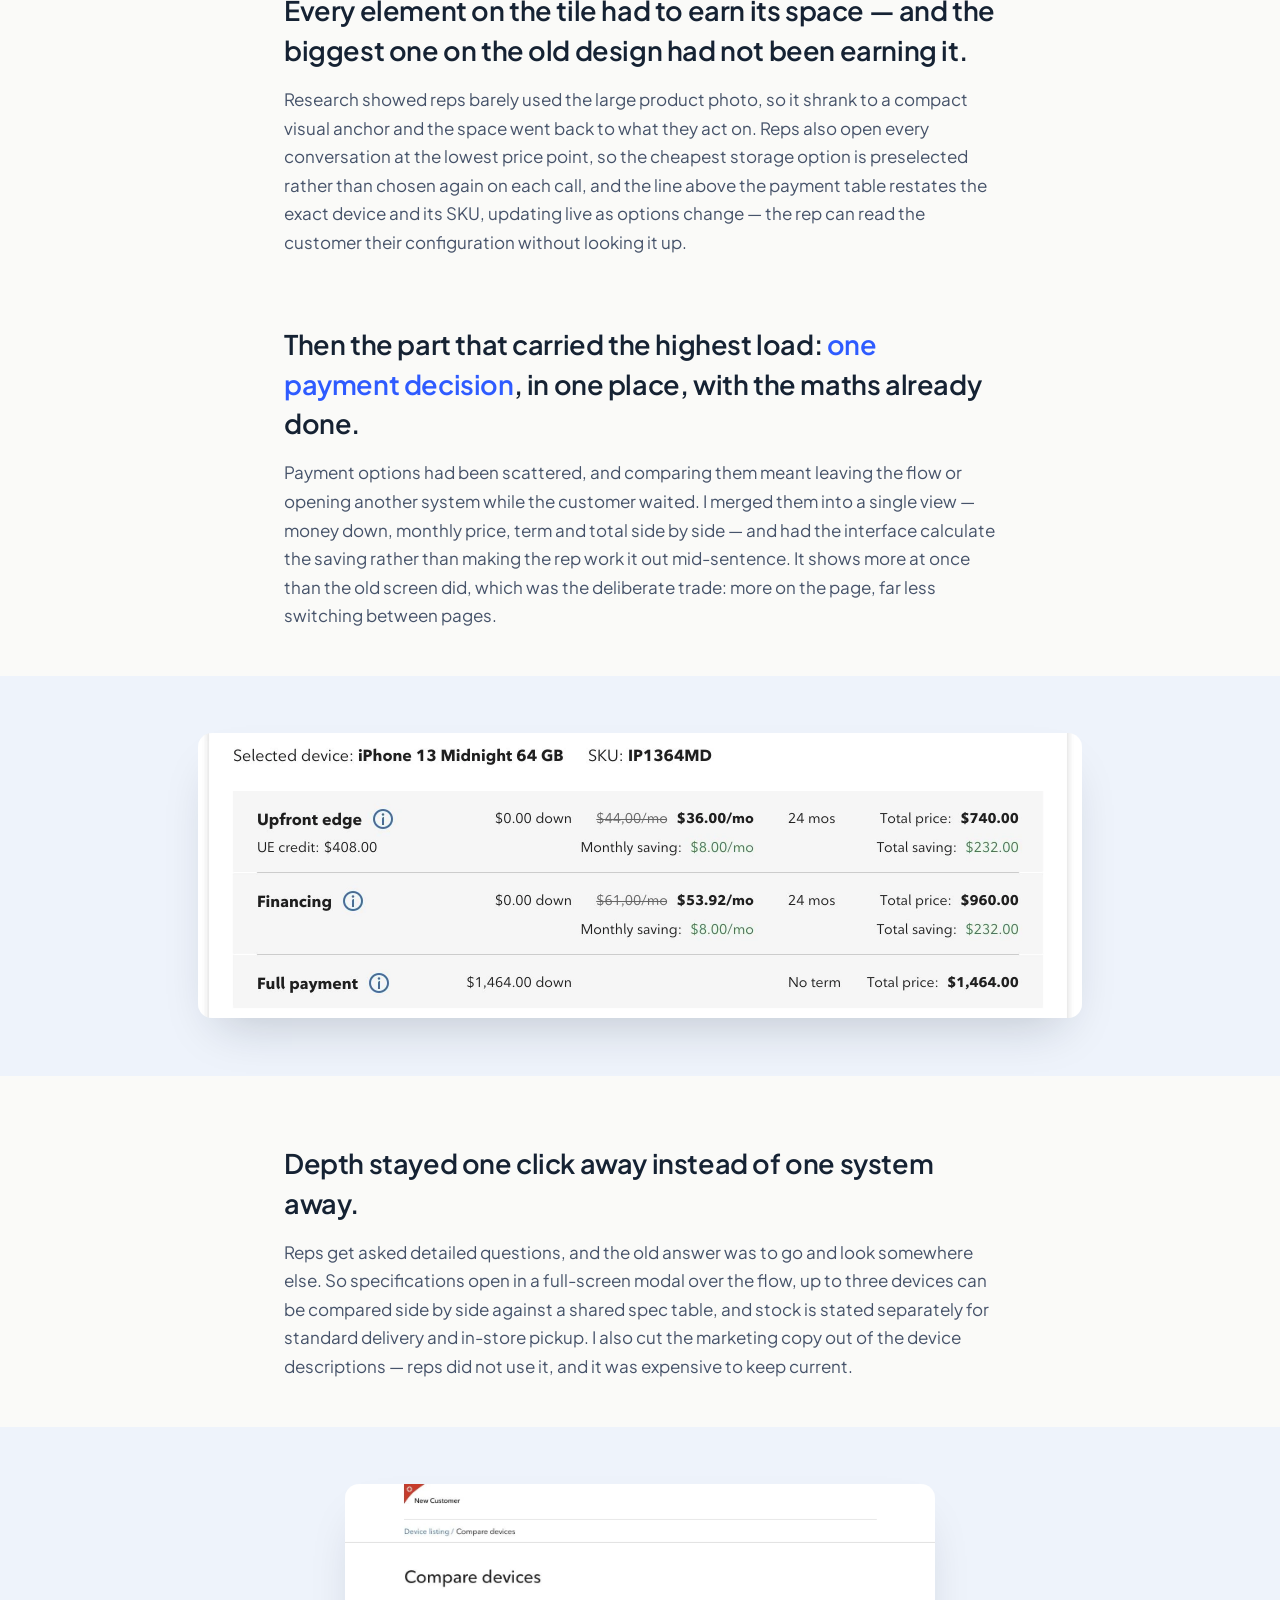
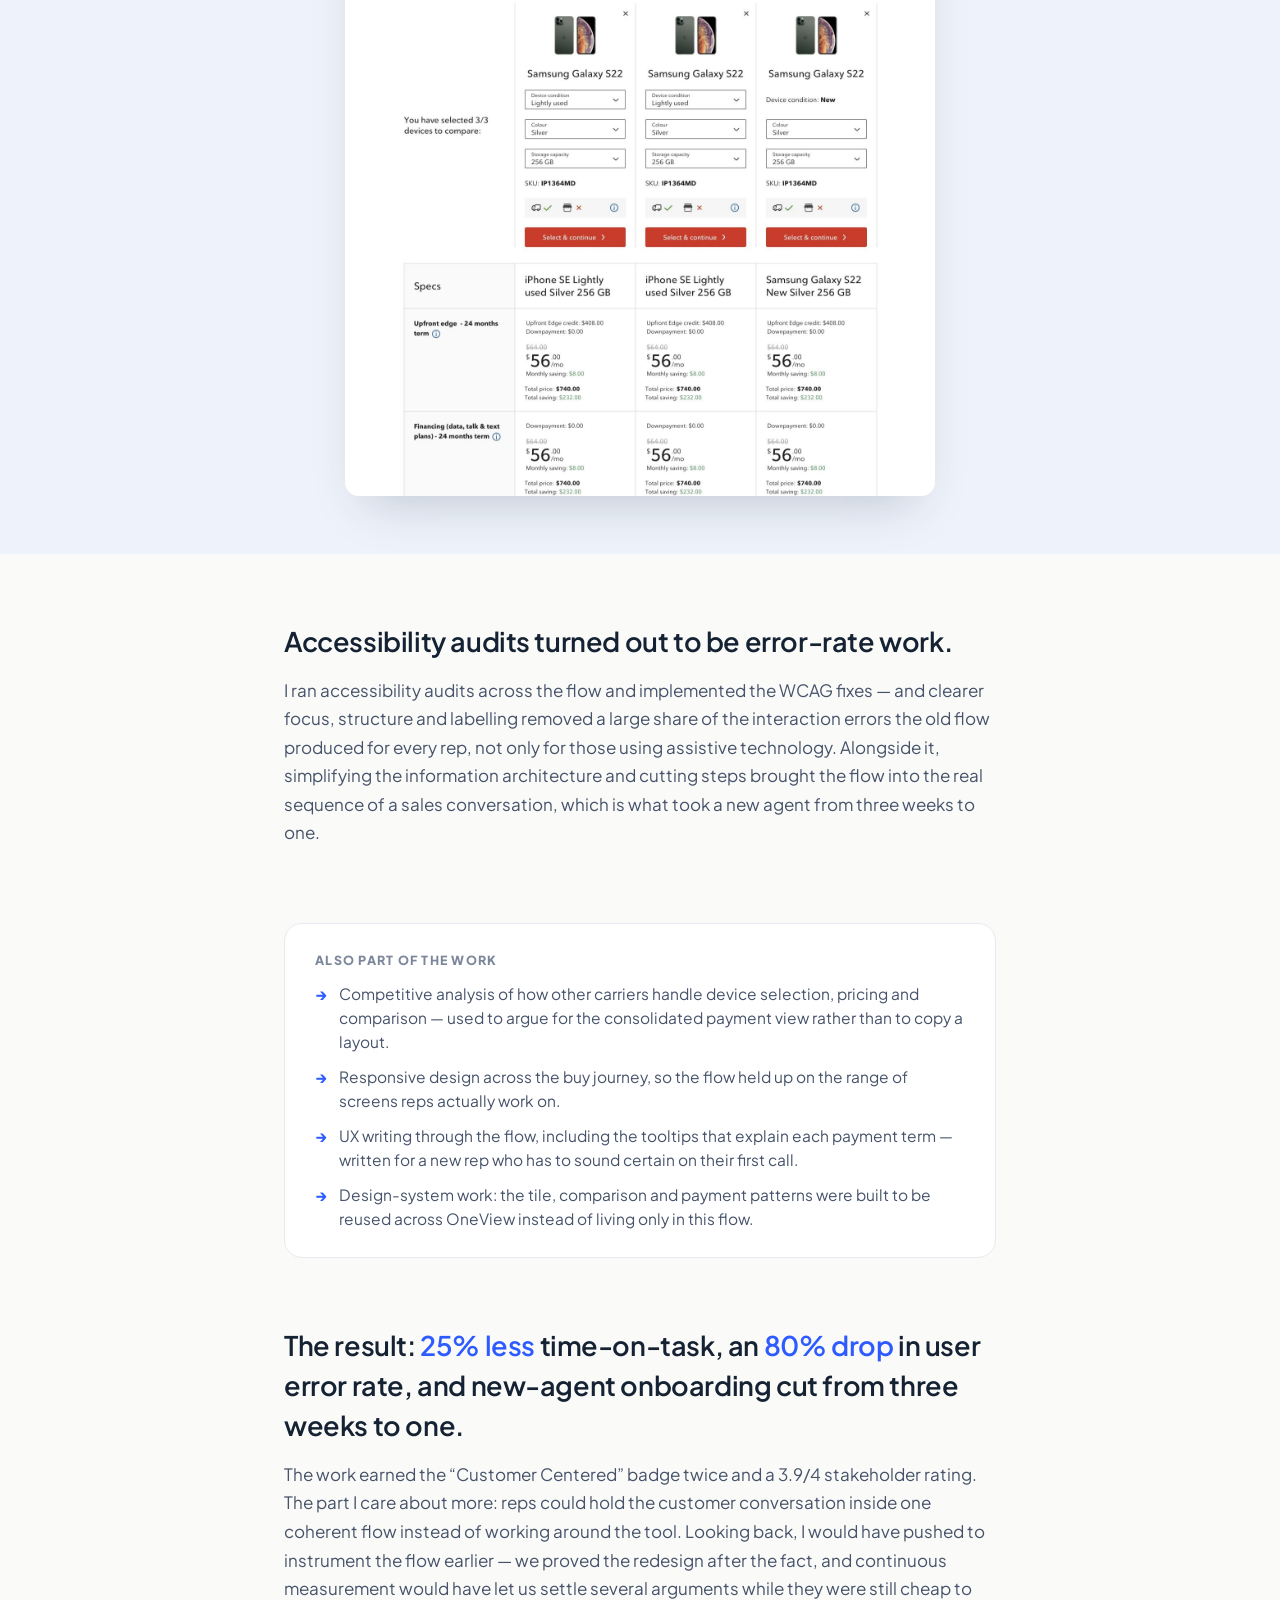
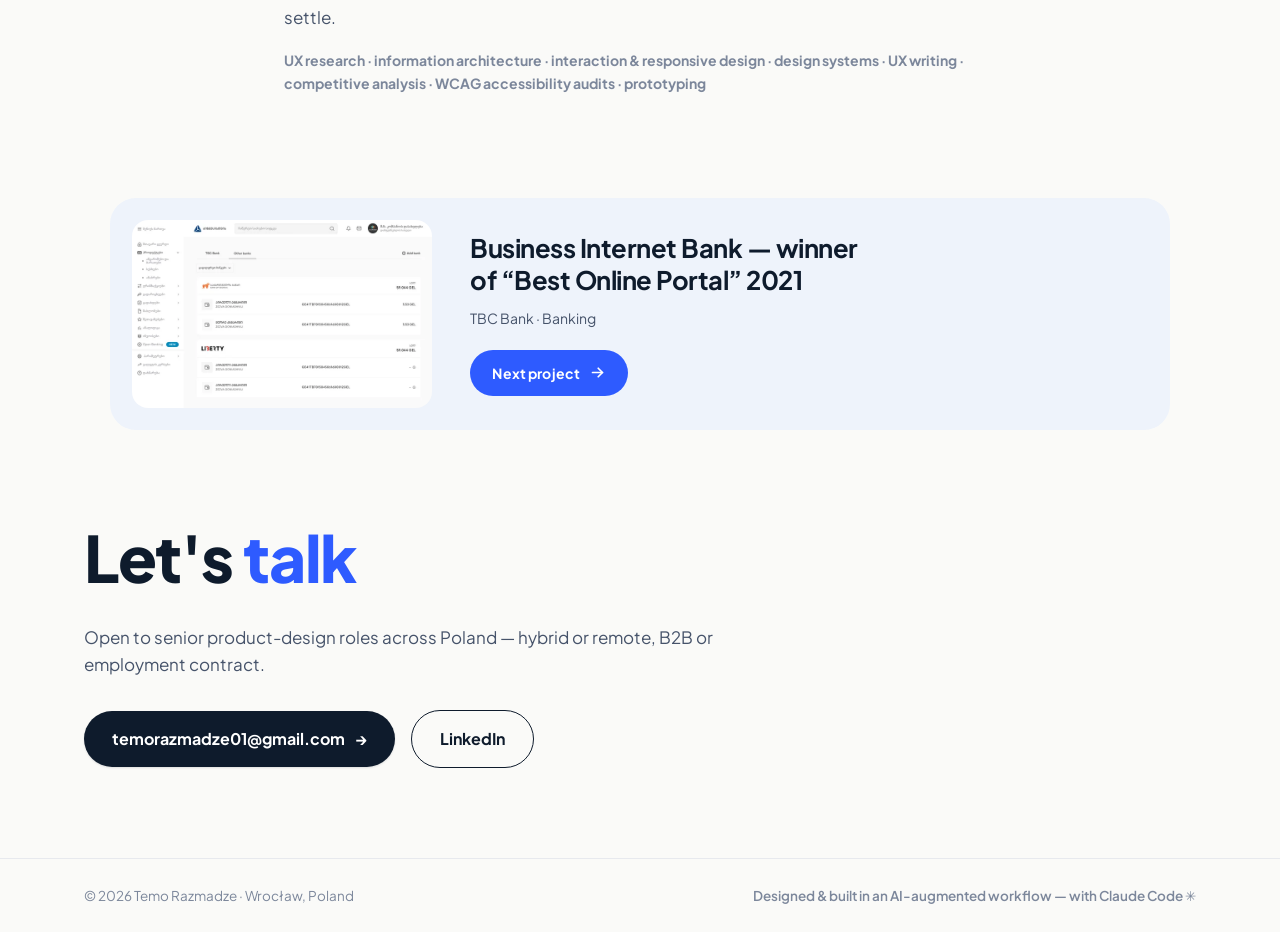
<file: rogers.html>
<!DOCTYPE html>
<html lang="en">
<head>
<!--
  ============================================================================
  ROGERS / ONEVIEW CASE STUDY  ·  HAND-MAINTAINED PAGE  ·  CASE V2 (band rhythm)
  ----------------------------------------------------------------------------
  This file is NOT generated by build_cases.py — rogers now carries
  standalone=True there, like tbc, golance and novocure. That makes ALL FOUR
  cases hand-maintained, so build_cases.py currently writes nothing; it is kept
  for the shared HEAD/nav/footer reference and the next-case chain.

  Ported 2026-07-31 from the old .case-cover/.moment template to the .case2-*
  band rhythm. novocure.html is the closest reference; mirror it in doubt.
  Layout rules live in the case2 comment block at the end of styles.css:
    · one centred 760px text column (.c2col)
    · alternating statement (.case2-statement) + sub-paragraph (.case2-sub)
    · images on FULL-BLEED tinted bands (.case2-imgband, 100% wide, square
      corners), height:auto, NEVER cropped. Only the screenshot is rounded.
    · chips MUST fit one row — role, company, year, no more
    · a .case2-gallery when several images make the SAME point; each dot needs
      its own <i class="c2g-fill"> and the dot count must match the slide count,
      because script.js pairs them by index
    · a .c2next banner (poster + title + arrow) is the pagination — it
      replaced a marquee nobody read as a link

  Copy source: ../CASE_STUDIES.md section 4, plus ../PROJECT_CONTEXT.md.

  DATES — the deck labels this project "2022-2023". That label is WRONG and
  PROJECT_CONTEXT.md records the correction: the Rogers engagement ran
  Jan 2022 - Jul 2024, confirmed by Temo and published on both the CV and
  LinkedIn. The year chip reads 2022 - 2024. Do not "fix" it back to the deck.

  VISUALS — all real, no placeholders. Source = the 2024 portfolio deck
    ("Portfolio - Temuri Razmadze - 2024.pdf" on the Desktop, Rogers section
    pp. 10-12), which embeds the original bitmaps. ../rogers_assets.py pulls
    them out with pypdf and writes the WebPs below — re-run that script to
    regenerate rather than trying to render PDF pages.
      COVER ........ rogers-device-tile.webp  the redesigned device tile
      RESEARCH ..... rogers-ideation.webp     shopper types, ideas, open questions
                     rogers-wireframes.webp   the working wireframe/annotation board
      THE TILE ..... rogers-payments.webp     SKU line + the three payment options,
                       cropped from the native 1768px cover bitmap, so it is the
                       sharpest image on the page
      DEPTH ........ rogers-compare.webp      compare up to 3 devices + spec table
    rogers-device-tile.webp is ALSO the index.html work-card poster, so the case
    and its poster show the same screen (same rule as TBC and Novocure).

  WHAT IS DELIBERATELY NOT HERE — the deck's page 10 carries four large, tempting
  images that are the PUBLIC rogers.com consumer site, used to illustrate its
  "About company" block. OneView is the rep-facing tool; its screens carry the
  red "New Customer" corner flag and SKU / UE-credit language. Putting
  rogers.com marketing pages on a case page about OneView would misrepresent
  the work. The reasoning is written out in ../rogers_assets.py.

  BAND 5 IS DELIBERATELY TEXT-ONLY. The accessibility and IA argument wants the
  OneView "Device listing" page, and the deck only embeds it 534px wide — a
  quarter of what a 1060px band needs on a 2x screen. Next to the sharp tile
  crop it read as broken rather than small. Same call as TBC band 3: shipping no
  image beat shipping a soft one. If a bigger export turns up, it goes here.

  GOTCHA: HTML comments cannot nest. Never put a literal comment open/close pair
  inside a comment block — the inner close ends it early and dumps text onto the
  live page.
  ============================================================================
-->
<meta charset="UTF-8">
<meta name="viewport" content="width=device-width, initial-scale=1.0">
<title>OneView: cutting the sales rep's cognitive load — −25% time-on-task, −80% errors — Temo Razmadze</title>
<meta name="description" content="Case study: Rogers Communications · Telecom, via EPAM. −25% time-on-task · −80% user error rate · 3wk→1wk agent onboarding">
<link rel="canonical" href="https://www.temorazmadze.com/rogers.html">

<!-- Open Graph / social share preview -->
<meta property="og:type" content="article">
<meta property="og:site_name" content="Temo Razmadze">
<meta property="og:title" content="OneView: cutting the sales rep's cognitive load — −25% time-on-task, −80% errors — Temo Razmadze">
<meta property="og:description" content="Case study · Rogers Communications · Telecom, via EPAM. −25% time-on-task · −80% user error rate · 3wk→1wk agent onboarding">
<meta property="og:url" content="https://www.temorazmadze.com/rogers.html">
<meta property="og:image" content="https://www.temorazmadze.com/assets/og-rogers.png?v=1">
<meta property="og:image:type" content="image/png">
<meta property="og:image:width" content="1200">
<meta property="og:image:height" content="630">
<meta property="og:image:alt" content="Rogers case study card — OneView, cutting the sales rep's cognitive load. 25% less time-on-task, 80% lower user error rate, agent onboarding from 3 weeks to 1.">
<meta name="twitter:card" content="summary_large_image">
<meta name="twitter:title" content="OneView: cutting the sales rep's cognitive load — −25% time-on-task, −80% errors — Temo Razmadze">
<meta name="twitter:description" content="Case study · Rogers Communications · Telecom, via EPAM. −25% time-on-task · −80% user error rate · 3wk→1wk agent onboarding">
<meta name="twitter:image" content="https://www.temorazmadze.com/assets/og-rogers.png?v=1">

<link rel="preconnect" href="https://fonts.googleapis.com">
<link rel="preconnect" href="https://fonts.gstatic.com" crossorigin>
<link href="https://fonts.googleapis.com/css2?family=Plus+Jakarta+Sans:ital,wght@0,400;0,500;0,600;0,700;0,800;1,400&display=swap" rel="stylesheet">
<link rel="stylesheet" href="styles.css?v=86">
<link rel="icon" href="assets/favicon.svg" type="image/svg+xml">
<link rel="icon" href="assets/favicon-32.png" sizes="32x32" type="image/png">
<link rel="icon" href="assets/favicon-16.png" sizes="16x16" type="image/png">
<link rel="apple-touch-icon" href="assets/apple-touch-icon.png">
<link rel="shortcut icon" href="assets/favicon.ico">
<script>if ("scrollRestoration" in history) history.scrollRestoration = "manual";</script>
</head>
<body>

<header class="nav">
  <div class="nav-inner">
    <a class="nav-name" href="index.html">Temo&nbsp;Razmadze</a>
    <button class="nav-toggle" type="button" aria-label="Open menu" aria-expanded="false" aria-controls="nav-links"><span class="nav-burger" aria-hidden="true"></span></button>
    <nav class="nav-links" id="nav-links" aria-label="Main">
      <a href="index.html#work">Work</a>
      <a href="index.html#ai">How I work</a>
      <a href="index.html#words">Recommendations</a>
      <a href="index.html#contact">Contact</a>
      <a class="btn btn-small" href="assets/CV_Temuri_Razmadze.pdf" download aria-label="Download CV (PDF)"><span class="cv-long">Download CV</span><span class="cv-short" aria-hidden="true">CV</span></a>
    </nav>
  </div>
</header>

<main>
  <section class="case2-hero">
    <div class="c2col">
      <a class="case-back reveal" href="index.html#work">← All work</a>
      <p class="kicker reveal"><span class="kbar"></span>Rogers Communications · Telecom, via EPAM</p>
      <h1 class="reveal d1">OneView: cutting the sales rep's cognitive load — 25% less time-on-task, 80% fewer errors</h1>
      <div class="case2-chips reveal d2">
        <span class="case2-chip">Experience Designer</span>
        <span class="case2-chip">Rogers — Canadian telecom</span>
        <span class="case2-chip case2-chip--year">2022 – 2024</span>
      </div>
    </div>
  </section>

  <!-- COVER · the redesigned device tile. Not a full page and deliberately so:
       this component is where the buy flow's time and errors were actually
       spent, and every band below argues about something visible in it. -->
  <figure class="case2-imgband case2-imgband--fit tint-rose reveal"><a href="assets/rogers-device-tile.webp" style="--iw: 1768; --ar: 1.263" target="_blank" rel="noopener" aria-label="Open the redesigned device tile at full size"><img src="assets/rogers-device-tile.webp" alt="The redesigned OneView device tile — a compact product photo beside the device name, colour swatches with the selection ringed, a storage row with the lowest capacity preselected and an unavailable option struck through, a line reading the selected device and its SKU, and three payment options — upfront edge, financing and full payment — each showing money down, monthly price, term, total price and the saving."></a></figure>

  <div class="c2col">
    <!-- SCOPE LABEL — the three figures all come from this engagement, but from
         different strands of it: the buy-flow redesign, the accessibility
         audits, and the wider IA and usability work. The label says so rather
         than letting the band imply one redesign produced all three. -->
    <p class="m-scope reveal">Across the OneView redesign · 2022 – 2024</p>
    <div class="m-band tint-rose reveal"><div class="m-tile"><span class="m-num">−25%</span><span class="m-label">time-on-task, buy flow</span></div><div class="m-tile"><span class="m-num">−80%</span><span class="m-label">user error rate</span></div><div class="m-tile"><span class="m-num">3→1</span><span class="m-label">weeks to onboard an agent</span></div></div>
  </div>

  <section class="case2-band">
    <div class="c2col reveal">
      <p class="case2-statement">The tool was the slowest part of the conversation. A rep was on the phone with a customer, and OneView made them work around it.</p>
      <p class="case2-sub">The multi-line device buy flow had too many clicks and too much on-screen complexity, and its payment logic pushed reps back and forth — or into a second system entirely — in the middle of a live call. Every interaction ran longer than it needed to, error rates climbed, and a new agent took weeks to become useful. I joined as Experience Designer on the EPAM engagement, owning the redesign across research, IA, interaction design and accessibility with product, engineering and Rogers stakeholders.</p>
    </div>
  </section>

  <section class="case2-band">
    <div class="c2col reveal">
      <p class="case2-statement">I started with <span class="accent">who the rep is serving</span> — and with what the interface was making them do that no one had asked for.</p>
      <p class="case2-sub">Shoppers arrive product-focused or price-focused, and they want different things first, so the two were mapped and ranked separately before any layout existed. That ran alongside a plain audit of the current flow — competitor references, annotated wireframes, and a wall of open questions about why the navigation was shaped the way it was. Deciding what reps do not need turned out to matter as much as deciding what they do.</p>
    </div>
    <figure class="case2-imgband case2-imgband--fit case2-gallery tint-blue reveal" role="group" aria-roledescription="carousel" aria-label="Research and ideation artefacts">
      <div class="c2g-viewport">
        <ul class="c2g-track">
          <li class="c2g-slide is-active"><a href="assets/rogers-ideation.webp" style="--iw: 2032; --ar: 1.431" target="_blank" rel="noopener" aria-label="Open the ideation board at full size"><img src="assets/rogers-ideation.webp" alt="An ideation board — two shopper types, product-focused and bargain-hunting, each with their priorities ranked in order and the items that are not a direct user need greyed out; a block of “ideas for enhancements” on sticky notes; a column of open questions about search, filtering and pricing; and reference captures of the public site's device listing." loading="lazy"></a></li>
          <li class="c2g-slide"><a href="assets/rogers-wireframes.webp" style="--iw: 2600; --ar: 1.892" target="_blank" rel="noopener" aria-label="Open the wireframe board at full size"><img src="assets/rogers-wireframes.webp" alt="The working design board — wireframes of the device listing and buy flow at desktop and mobile, marked up with colour-coded sticky notes, joined by flow arrows, with one note asking why the navigation carries the information architecture it does." loading="lazy"></a></li>
        </ul>
      </div>
      <button class="c2g-arrow c2g-prev" type="button" aria-label="Previous artefact"><svg viewBox="0 0 24 24" fill="none" stroke="currentColor" stroke-width="2.2" stroke-linecap="round" stroke-linejoin="round"><path d="M15 18 9 12l6-6"/></svg></button>
      <button class="c2g-arrow c2g-next" type="button" aria-label="Next artefact"><svg viewBox="0 0 24 24" fill="none" stroke="currentColor" stroke-width="2.2" stroke-linecap="round" stroke-linejoin="round"><path d="m9 18 6-6-6-6"/></svg></button>
      <div class="c2g-bar">
        <div class="c2g-dots" role="tablist" aria-label="Choose an artefact">
          <button class="c2g-dot is-active" type="button" role="tab" aria-selected="true" aria-label="Ideation board"><i class="c2g-fill" aria-hidden="true"></i></button>
          <button class="c2g-dot" type="button" role="tab" aria-selected="false" aria-label="Wireframe board"><i class="c2g-fill" aria-hidden="true"></i></button>
        </div>
      </div>
    </figure>
  </section>

  <section class="case2-band">
    <div class="c2col reveal">
      <p class="case2-statement">Every element on the tile had to earn its space — and the biggest one on the old design had not been earning it.</p>
      <p class="case2-sub">Research showed reps barely used the large product photo, so it shrank to a compact visual anchor and the space went back to what they act on. Reps also open every conversation at the lowest price point, so the cheapest storage option is preselected rather than chosen again on each call, and the line above the payment table restates the exact device and its SKU, updating live as options change — the rep can read the customer their configuration without looking it up.</p>
    </div>
  </section>

  <section class="case2-band">
    <div class="c2col reveal">
      <p class="case2-statement">Then the part that carried the highest load: <span class="accent">one payment decision</span>, in one place, with the maths already done.</p>
      <p class="case2-sub">Payment options had been scattered, and comparing them meant leaving the flow or opening another system while the customer waited. I merged them into a single view — money down, monthly price, term and total side by side — and had the interface calculate the saving rather than making the rep work it out mid-sentence. It shows more at once than the old screen did, which was the deliberate trade: more on the page, far less switching between pages.</p>
    </div>
    <figure class="case2-imgband case2-imgband--fit tint-sand reveal"><a href="assets/rogers-payments.webp" style="--iw: 1768; --ar: 3.102" target="_blank" rel="noopener" aria-label="Open the payment options at full size"><img src="assets/rogers-payments.webp" alt="The selected-device line reading the full device name and its SKU, above the consolidated payment table — upfront edge, financing and full payment as three rows, each showing money down, the old monthly price struck through beside the new one, the term, the total price, and the monthly and total saving picked out in green." loading="lazy"></a></figure>
  </section>

  <section class="case2-band">
    <div class="c2col reveal">
      <p class="case2-statement">Depth stayed one click away instead of one system away.</p>
      <p class="case2-sub">Reps get asked detailed questions, and the old answer was to go and look somewhere else. So specifications open in a full-screen modal over the flow, up to three devices can be compared side by side against a shared spec table, and stock is stated separately for standard delivery and in-store pickup. I also cut the marketing copy out of the device descriptions — reps did not use it, and it was expensive to keep current.</p>
    </div>
    <figure class="case2-imgband case2-imgband--fit tint-blue reveal"><a href="assets/rogers-compare.webp" style="--iw: 1438; --ar: 0.9625" target="_blank" rel="noopener" aria-label="Open the device comparison at full size"><img src="assets/rogers-compare.webp" alt="The compare-devices screen — three device cards side by side, each with its condition, colour and storage selectable and its SKU shown, above a shared specification table putting the upfront-edge and financing terms for all three on the same rows so they can be read across." loading="lazy"></a></figure>
  </section>

  <section class="case2-band">
    <div class="c2col reveal">
      <p class="case2-statement">Accessibility audits turned out to be error-rate work.</p>
      <p class="case2-sub">I ran accessibility audits across the flow and implemented the WCAG fixes — and clearer focus, structure and labelling removed a large share of the interaction errors the old flow produced for every rep, not only for those using assistive technology. Alongside it, simplifying the information architecture and cutting steps brought the flow into the real sequence of a sales conversation, which is what took a new agent from three weeks to one.</p>
    </div>
  </section>

  <section class="case2-band">
    <div class="c2col">
      <div class="also reveal">
        <p class="also-label">Also part of the work</p>
        <ul><li>Competitive analysis of how other carriers handle device selection, pricing and comparison — used to argue for the consolidated payment view rather than to copy a layout.</li><li>Responsive design across the buy journey, so the flow held up on the range of screens reps actually work on.</li><li>UX writing through the flow, including the tooltips that explain each payment term — written for a new rep who has to sound certain on their first call.</li><li>Design-system work: the tile, comparison and payment patterns were built to be reused across OneView instead of living only in this flow.</li></ul>
      </div>
    </div>
  </section>

  <section class="case2-band">
    <div class="c2col reveal">
      <p class="case2-statement">The result: <span class="accent">25% less</span> time-on-task, an <span class="accent">80% drop</span> in user error rate, and new-agent onboarding cut from three weeks to one.</p>
      <p class="case2-sub">The work earned the “Customer Centered” badge twice and a 3.9/4 stakeholder rating. The part I care about more: reps could hold the customer conversation inside one coherent flow instead of working around the tool. Looking back, I would have pushed to instrument the flow earlier — we proved the redesign after the fact, and continuous measurement would have let us settle several arguments while they were still cheap to settle.</p>
      <p class="case-skills reveal">UX research · information architecture · interaction &amp; responsive design · design systems · UX writing · competitive analysis · WCAG accessibility audits · prototyping</p>
    </div>
  </section>

  <!-- Next-project banner (.c2next, end of styles.css). Replaced a marquee of
       drifting 12%-ink type that nobody read as a link. One <a>; nothing inside
       may be a link, and the arrow is decorative. Thumbnail = next-SLUG.webp
       from ../next_thumbs.py, an 8:5 crop of the same poster the homepage work
       card uses, so this promises the screen the visitor will actually land on. -->
  <a class="c2next" href="tbc.html">
    <div class="c2next-media"><img src="assets/next-tbc.webp" alt="" width="720" height="450" loading="lazy"></div>
    <div class="c2next-body">
      <h2>Business Internet Bank — winner of “Best Online Portal” 2021</h2>
      <p class="c2next-meta">TBC Bank · Banking</p>
      <span class="c2next-btn">Next project <svg viewBox="0 0 24 24" fill="none" stroke="currentColor" stroke-width="2.4" stroke-linecap="round" stroke-linejoin="round" aria-hidden="true"><path d="M5 12h14"/><path d="m13 6 6 6-6 6"/></svg></span>
    </div>
  </a>

  <section class="case-cta">
    <div class="wrap">
      <h2 class="contact-title reveal">Let's <span class="accent">talk</span></h2>
      <p class="contact-sub reveal d1">Open to senior product-design roles across Poland — hybrid or remote, B2B or employment contract.</p>
      <div class="hero-cta reveal d2">
        <a class="btn" href="mailto:temorazmadze01@gmail.com">temorazmadze01@gmail.com <span class="btn-arrow">→</span></a>
        <a class="btn btn-ghost" href="https://www.linkedin.com/in/temuri-razmadze" target="_blank" rel="noopener">LinkedIn</a>
      </div>
    </div>
  </section>
</main>

<footer class="footer">
  <div class="wrap footer-inner">
    <span>© 2026 Temo Razmadze · Wrocław, Poland</span>
    <span class="footer-note">Designed &amp; built in an AI-augmented workflow — with Claude Code ✳</span>
  </div>
</footer>

<script src="script.js?v=80"></script>
</body>
</html>
</file>
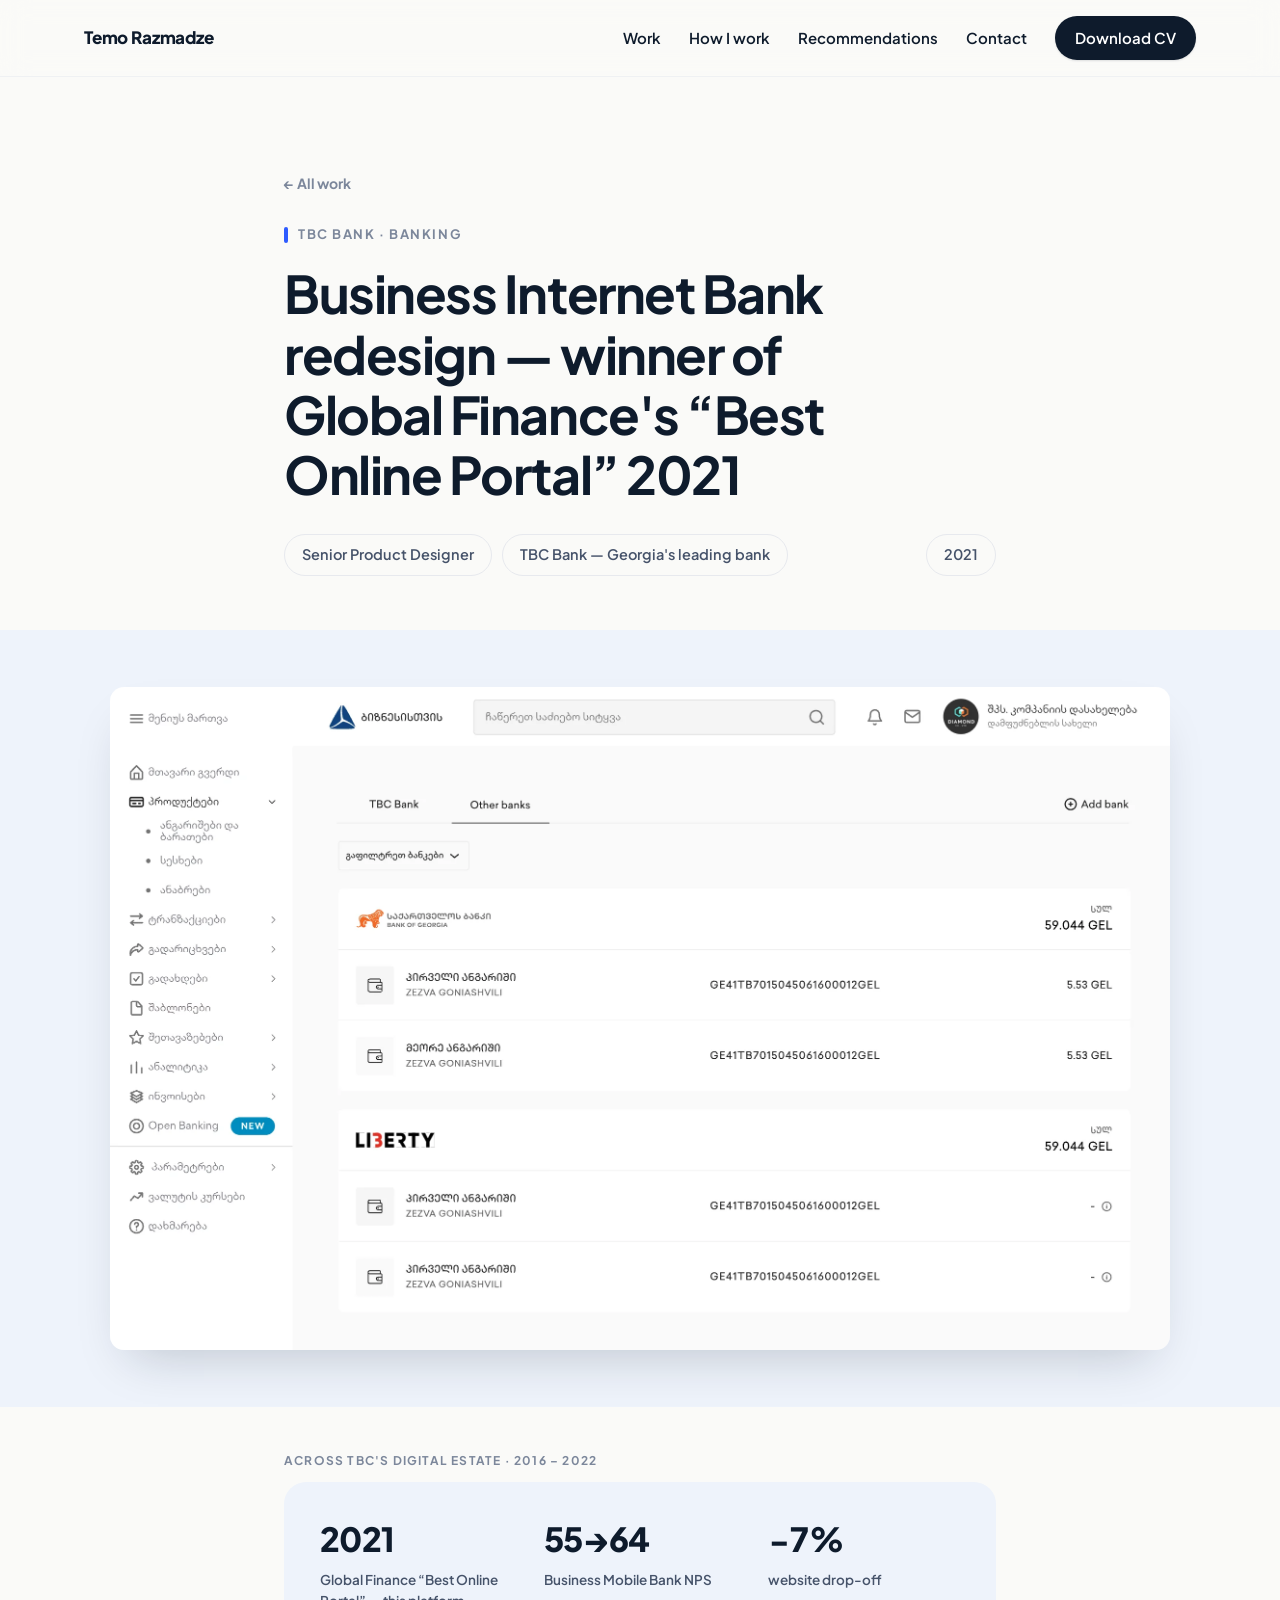
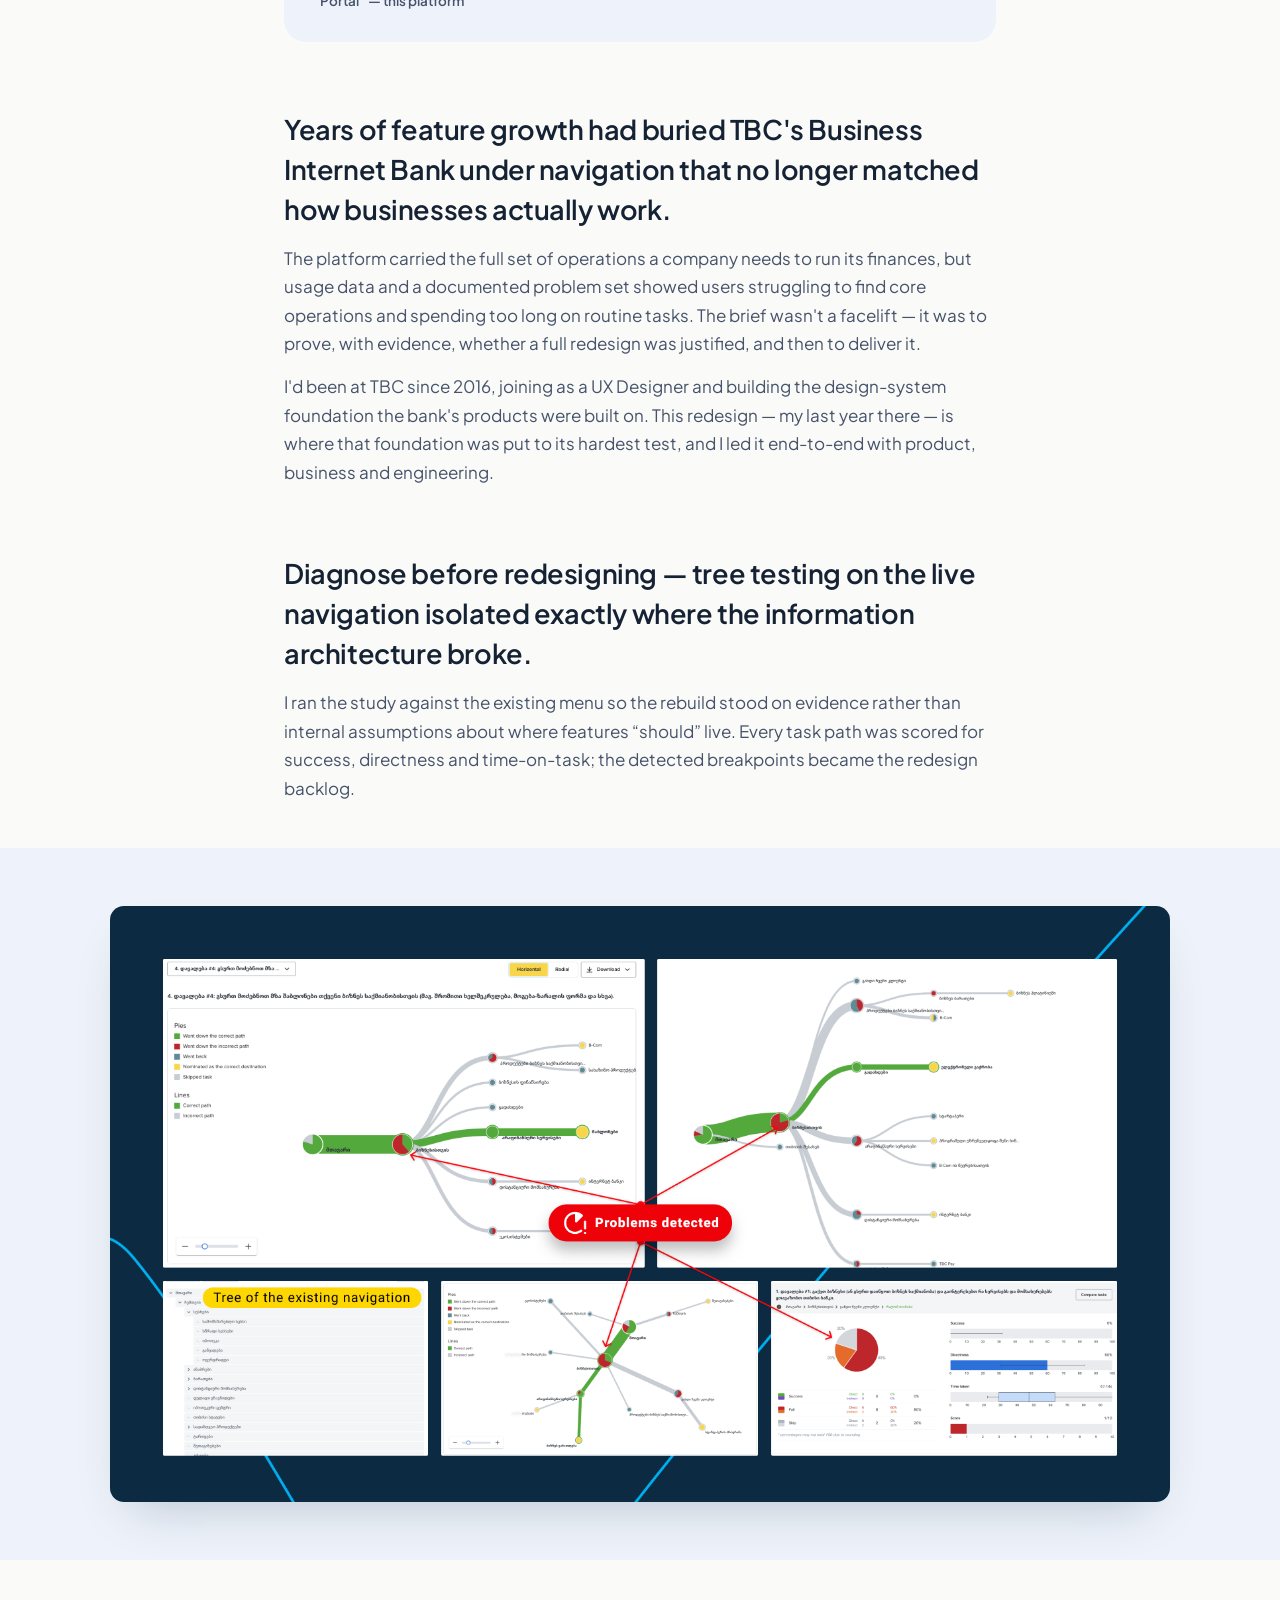
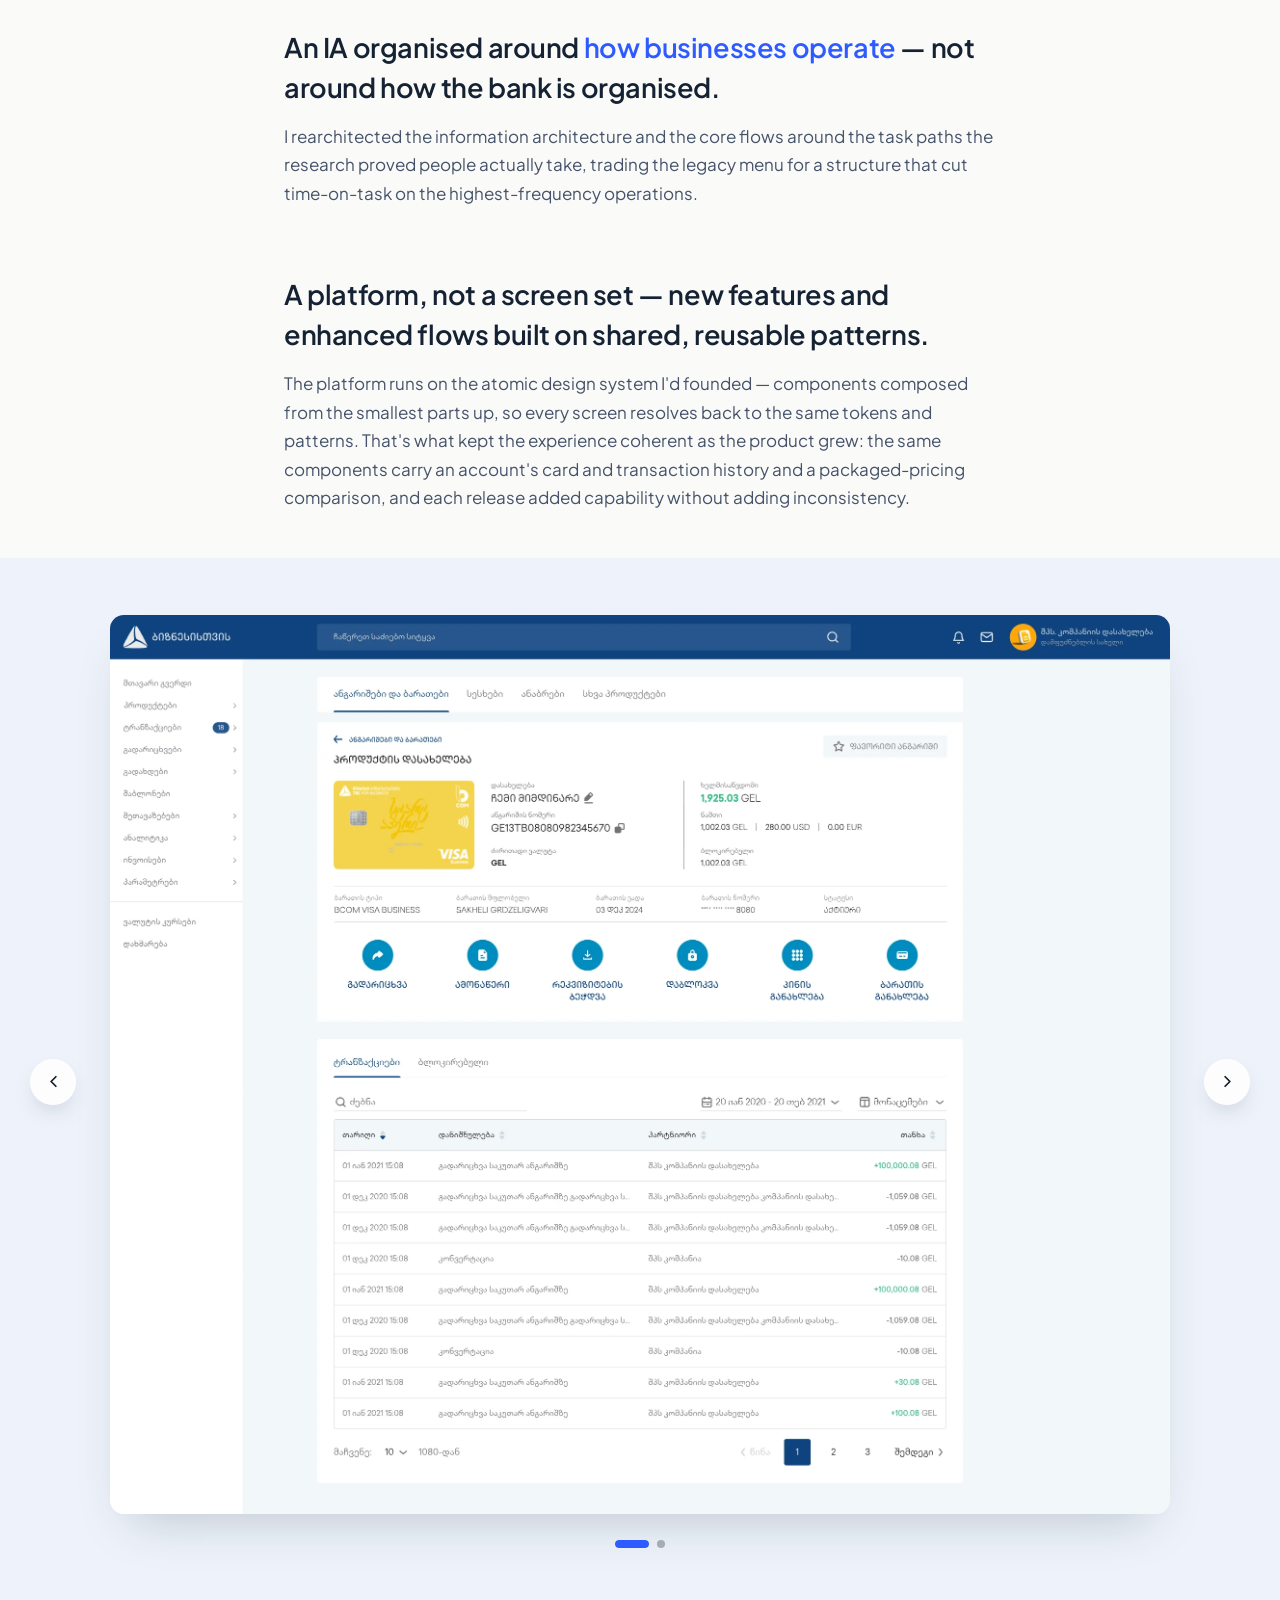
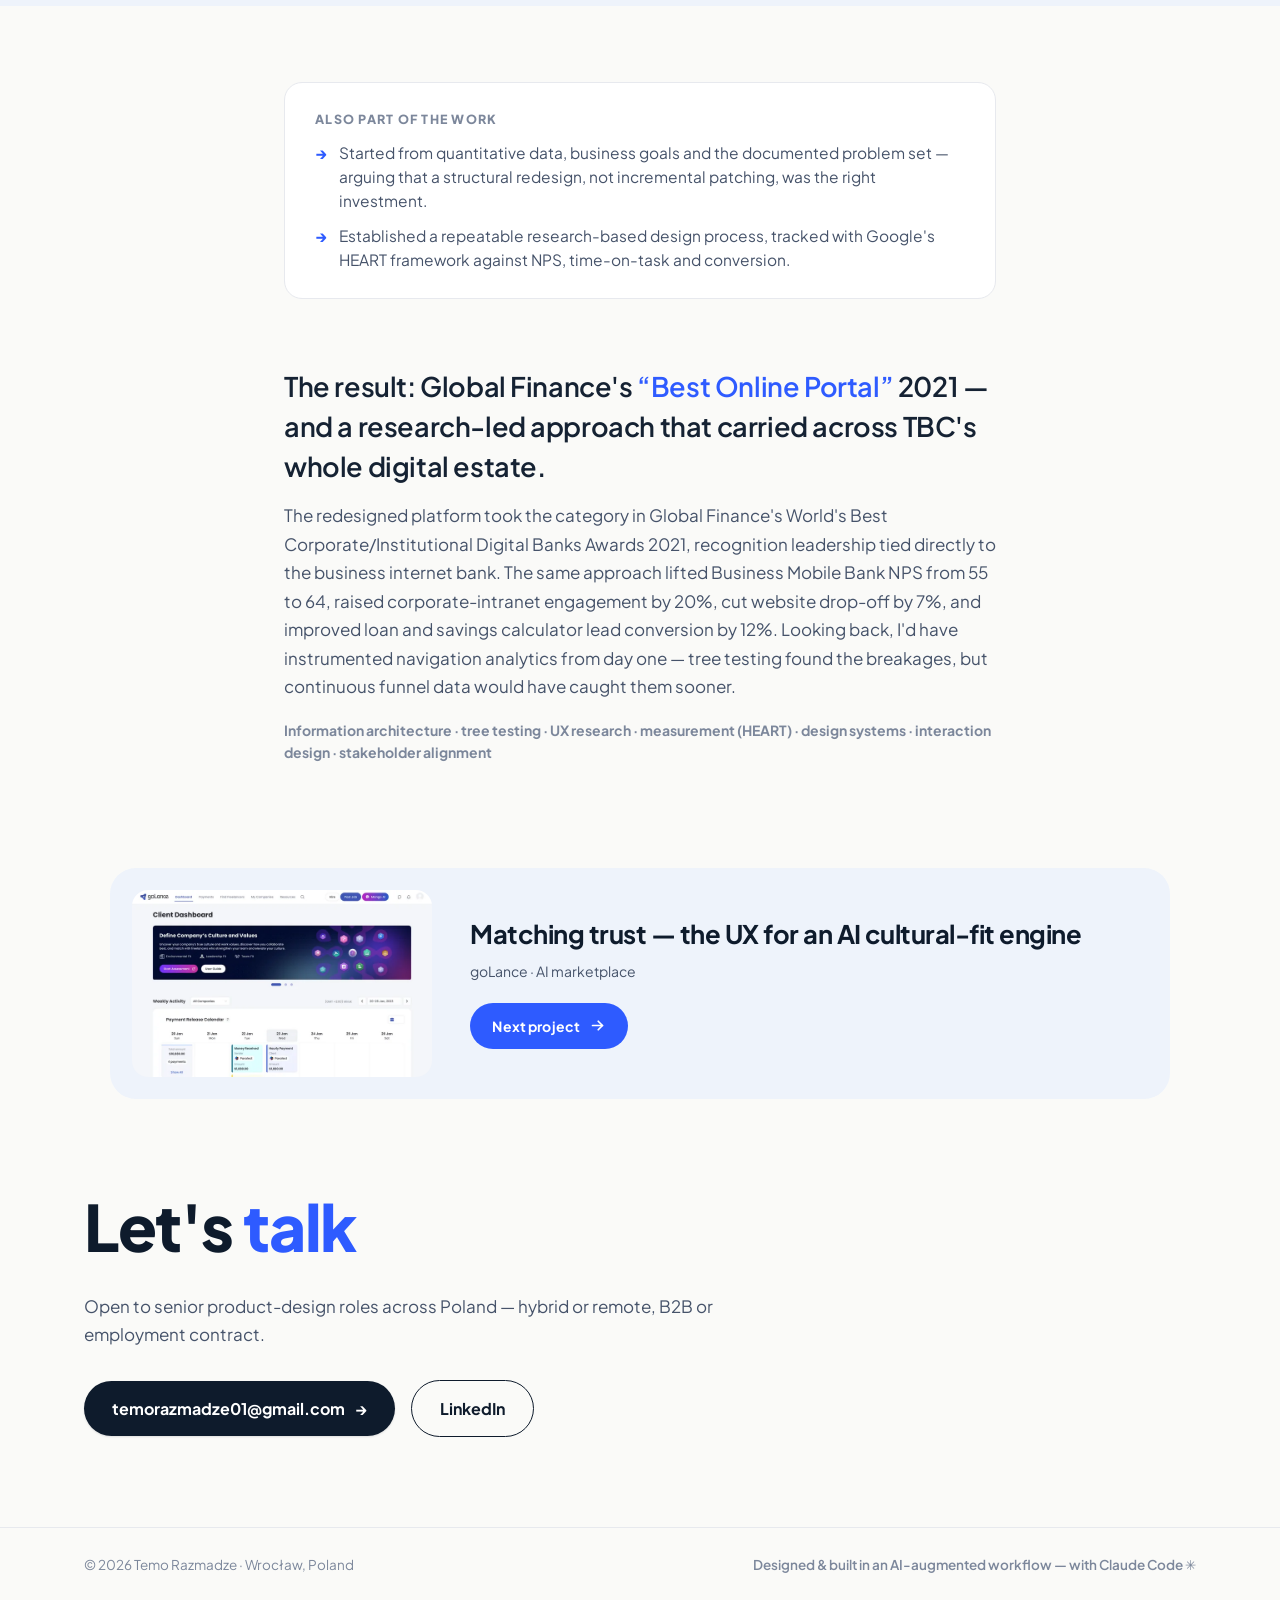
<file: tbc.html>
<!DOCTYPE html>
<html lang="en">
<head>
<!--
  ============================================================================
  TBC CASE STUDY  ·  HAND-MAINTAINED PAGE  ·  CASE V2 (band rhythm)
  ----------------------------------------------------------------------------
  This file is NOT generated by build_cases.py (tbc carries standalone=True
  there). Edit it directly — running build_cases.py will NOT overwrite it.

  Ported 2026-07-31 from the old .case-cover/.moment template to the approved
  .case2-* band rhythm piloted on golance.html. Layout rules (see the case2
  comment block at the end of styles.css):
    · one centred 760px text column (.c2col)
    · alternating statement (.case2-statement) + sub-paragraph (.case2-sub)
    · images sit on FULL-BLEED tinted bands (.case2-imgband, 100% wide, square
      corners — not rounded cards), height:auto, NEVER cropped or fixed-height.
      Only the screenshot itself is rounded; the tint is just a background.
    · a .c2next banner (poster + title + arrow) is the pagination — it
      replaced a marquee nobody read as a link

  Copy source: ../CASE_STUDIES.md §1.

  VISUAL SLOTS
    [x] COVER ..... assets/tbc-cover.svg       1440x900  linked accounts / Open
                    Banking. Also used by the index.html work card, so the case
                    and its poster show the same screen. The old tbc-cover.png
                    dark/light showcase was DELETED (Temo: it "does not make a
                    lot of sense"); recover it if ever needed with
                    git checkout a6a5966 -- assets/tbc-cover.png
    [x] BAND 2 .... assets/tbc-1-treetest.png  1600x900  tree-testing study
    [ ] BAND 3 .... assets/tbc-2-ia.png        BEFORE/AFTER navigation: legacy
                    menu vs. new task-based IA (or the new IA map). Band 3 is
                    deliberately TEXT-ONLY until this exists — do not ship an
                    apologetic placeholder. To add it, drop the figure back in
                    at the marked spot inside the band.
    [x] BAND 4 .... a GALLERY (.case2-gallery) — auto-advancing slideshow, so
                    extra screens cost no page length. Currently 2 slides:
                      1. assets/tbc-3-system.svg      1920x1628  account/card
                         detail + transactions, full chrome
                      2. assets/tbc-4-businessclub.svg 1920x1574  Business Club
                         offer page + three-tier package comparison table
                    Both from Temo's Figma exports (2026-07-31). To add a
                    screen, append a <li class="c2g-slide"> AND a matching
                    <button class="c2g-dot"> — script.js pairs them by index.
    [ ] (opt.) .... assets/tbc-award.png       Global Finance "Best Online
                    Portal" 2021 mark — would sit in the outcome band.

  Real screens are pulled from Figma "GPI - Master Copy" (fileKey
  9NcQoP5qXkiCG5CoFi30Q7). NOTE 2026-07-31: the Figma MCP is authed as
  temo.razmadze@quidie.co.uk, which has NO access to that file — the previous
  session used trazmadze@gpih.ge. Restore that account (or get the file shared
  as EDITOR) before attempting to pull the remaining slot.

  NDA: TBC is public and the award is public — real/redesigned screens are safe.

  GOTCHA: HTML comments cannot nest. Never put a literal comment open/close pair
  inside a comment block — the inner close ends it early and dumps text onto the
  live page.
  ============================================================================
-->
<meta charset="UTF-8">
<meta name="viewport" content="width=device-width, initial-scale=1.0">
<title>Business Internet Bank redesign — winner of Global Finance's “Best Online Portal” 2021 — Temo Razmadze</title>
<meta name="description" content="Case study: TBC Bank · Banking. 2021 Global Finance “Best Online Portal” · 55→64 Business Mobile Bank NPS · −7% website drop-off">
<link rel="canonical" href="https://www.temorazmadze.com/tbc.html">

<!-- Open Graph / social share preview -->
<meta property="og:type" content="article">
<meta property="og:site_name" content="Temo Razmadze">
<meta property="og:title" content="Business Internet Bank redesign — winner of Global Finance's “Best Online Portal” 2021 — Temo Razmadze">
<meta property="og:description" content="Case study · TBC Bank · Banking. 2021 Global Finance “Best Online Portal” · 55→64 Business Mobile Bank NPS · −7% website drop-off">
<meta property="og:url" content="https://www.temorazmadze.com/tbc.html">
<meta property="og:image" content="https://www.temorazmadze.com/assets/og-tbc.png?v=1">
<meta property="og:image:type" content="image/png">
<meta property="og:image:width" content="1200">
<meta property="og:image:height" content="630">
<meta property="og:image:alt" content="TBC Bank case study card — Business Internet Bank redesign. 2021 Global Finance “Best Online Portal”, Business Mobile Bank NPS 55 to 64, 7% lower website drop-off.">
<meta name="twitter:card" content="summary_large_image">
<meta name="twitter:title" content="Business Internet Bank redesign — winner of Global Finance's “Best Online Portal” 2021 — Temo Razmadze">
<meta name="twitter:description" content="Case study · TBC Bank · Banking. 2021 Global Finance “Best Online Portal” · 55→64 Business Mobile Bank NPS · −7% website drop-off">
<meta name="twitter:image" content="https://www.temorazmadze.com/assets/og-tbc.png?v=1">

<link rel="preconnect" href="https://fonts.googleapis.com">
<link rel="preconnect" href="https://fonts.gstatic.com" crossorigin>
<link href="https://fonts.googleapis.com/css2?family=Plus+Jakarta+Sans:ital,wght@0,400;0,500;0,600;0,700;0,800;1,400&display=swap" rel="stylesheet">
<link rel="stylesheet" href="styles.css?v=86">
<link rel="icon" href="assets/favicon.svg" type="image/svg+xml">
<link rel="icon" href="assets/favicon-32.png" sizes="32x32" type="image/png">
<link rel="icon" href="assets/favicon-16.png" sizes="16x16" type="image/png">
<link rel="apple-touch-icon" href="assets/apple-touch-icon.png">
<link rel="shortcut icon" href="assets/favicon.ico">
<script>if ("scrollRestoration" in history) history.scrollRestoration = "manual";</script>
</head>
<body>

<header class="nav">
  <div class="nav-inner">
    <a class="nav-name" href="index.html">Temo&nbsp;Razmadze</a>
    <button class="nav-toggle" type="button" aria-label="Open menu" aria-expanded="false" aria-controls="nav-links"><span class="nav-burger" aria-hidden="true"></span></button>
    <nav class="nav-links" id="nav-links" aria-label="Main">
      <a href="index.html#work">Work</a>
      <a href="index.html#ai">How I work</a>
      <a href="index.html#words">Recommendations</a>
      <a href="index.html#contact">Contact</a>
      <a class="btn btn-small" href="assets/CV_Temuri_Razmadze.pdf" download aria-label="Download CV (PDF)"><span class="cv-long">Download CV</span><span class="cv-short" aria-hidden="true">CV</span></a>
    </nav>
  </div>
</header>

<main>
  <section class="case2-hero">
    <div class="c2col">
      <a class="case-back reveal" href="index.html#work">← All work</a>
      <p class="kicker reveal"><span class="kbar"></span>TBC Bank · Banking</p>
      <h1 class="reveal d1">Business Internet Bank redesign — winner of Global Finance's “Best Online Portal” 2021</h1>
      <div class="case2-chips reveal d2">
        <span class="case2-chip">Senior Product Designer</span>
        <span class="case2-chip">TBC Bank — Georgia's leading bank</span>
        <span class="case2-chip case2-chip--year">2021</span>
      </div>
    </div>
  </section>

  <!-- COVER · assets/tbc-cover.svg — linked-accounts / Open Banking screen, 1440x900 (Temo's export "Cards and accounts.svg", 2026-07-31). Replaced the old tbc-cover.png dark/light showcase, which read as a design-presentation artifact (same screen twice in two nav states) rather than a product. This one is a real, self-explanatory screen and shows the expanded nested sidebar. -->
  <figure class="case2-imgband tint-blue reveal"><a href="assets/tbc-cover.svg" target="_blank" rel="noopener" aria-label="Open the linked-accounts screen at full size"><img src="assets/tbc-cover.webp" alt="TBC Business Internet Bank — the linked-accounts view, with an “other banks” tab aggregating balances and account numbers held at Bank of Georgia and Liberty Bank, an add-bank action, and the redesigned task-based sidebar expanded to show its nested structure."></a></figure>

  <div class="c2col">
    <!-- SCOPE LABEL — do not remove. Only the award belongs to this redesign; the NPS
         figure is the Business MOBILE Bank and the drop-off is a website IA change, both
         separate products. Without this label three tiles under the cover read as "this
         project's results", which an interviewer would catch. -->
    <p class="m-scope reveal">Across TBC's digital estate · 2016 – 2022</p>
    <div class="m-band tint-blue reveal"><div class="m-tile"><span class="m-num">2021</span><span class="m-label">Global Finance “Best Online Portal” — this platform</span></div><div class="m-tile"><span class="m-num">55→64</span><span class="m-label">Business Mobile Bank NPS</span></div><div class="m-tile"><span class="m-num">−7%</span><span class="m-label">website drop-off</span></div></div>
  </div>

  <section class="case2-band">
    <div class="c2col reveal">
      <p class="case2-statement">Years of feature growth had buried TBC's Business Internet Bank under navigation that no longer matched how businesses actually work.</p>
      <p class="case2-sub">The platform carried the full set of operations a company needs to run its finances, but usage data and a documented problem set showed users struggling to find core operations and spending too long on routine tasks. The brief wasn't a facelift — it was to prove, with evidence, whether a full redesign was justified, and then to deliver it.</p>
      <p class="case2-sub">I'd been at TBC since 2016, joining as a UX Designer and building the design-system foundation the bank's products were built on. This redesign — my last year there — is where that foundation was put to its hardest test, and I led it end-to-end with product, business and engineering.</p>
    </div>
  </section>

  <section class="case2-band">
    <div class="c2col reveal">
      <p class="case2-statement">Diagnose before redesigning — tree testing on the live navigation isolated exactly where the information architecture broke.</p>
      <p class="case2-sub">I ran the study against the existing menu so the rebuild stood on evidence rather than internal assumptions about where features “should” live. Every task path was scored for success, directness and time-on-task; the detected breakpoints became the redesign backlog.</p>
    </div>
    <!-- BAND 2 · assets/tbc-1-treetest.png — tree-testing composite, Figma deck node 15051:1661. -->
    <figure class="case2-imgband tint-sand reveal"><a href="assets/tbc-1-treetest.png" target="_blank" rel="noopener" aria-label="Open the tree-testing study at full size"><img src="assets/tbc-1-treetest.png" alt="Tree-testing study of TBC's existing navigation — pietree path diagrams showing where users went down correct versus incorrect paths per task, alongside the current IA tree and a per-task panel of success, directness, time-on-task and score, with red “problems detected” callouts marking the breakpoints." loading="lazy"></a></figure>
  </section>

  <section class="case2-band">
    <div class="c2col reveal">
      <p class="case2-statement">An IA organised around <span class="accent">how businesses operate</span> — not around how the bank is organised.</p>
      <p class="case2-sub">I rearchitected the information architecture and the core flows around the task paths the research proved people actually take, trading the legacy menu for a structure that cut time-on-task on the highest-frequency operations.</p>
    </div>
    <!-- BAND 3 IMAGE SLOT (empty on purpose) — when assets/tbc-2-ia.png exists, restore the figure here:
         figure.case2-imgband.tint-blue.reveal wrapping an img with real alt text describing the
         before/after navigation. Blocked on Figma access — see the checklist at the top of this file. -->
  </section>

  <section class="case2-band">
    <div class="c2col reveal">
      <p class="case2-statement">A platform, not a screen set — new features and enhanced flows built on shared, reusable patterns.</p>
      <p class="case2-sub">The platform runs on the atomic design system I'd founded — components composed from the smallest parts up, so every screen resolves back to the same tokens and patterns. That's what kept the experience coherent as the product grew: the same components carry an account's card and transaction history and a packaged-pricing comparison, and each release added capability without adding inconsistency.</p>
    </div>
    <!-- BAND 4 · GALLERY (two surfaces, one system — see the .case2-gallery block in styles.css)
         slide 1 = assets/tbc-3-system.svg   full-chrome account/card detail + transactions
         slide 2 = assets/tbc-4-businessclub.svg  Business Club offer page + package table
         To add a screen: append another <li class="c2g-slide"> AND another
         <button class="c2g-dot"> (each dot needs its own <i class="c2g-fill">, which is the
         countdown sweep). The dot count must match the slide count — script.js pairs by index. -->
    <figure class="case2-imgband case2-gallery tint-blue reveal" role="group" aria-roledescription="carousel" aria-label="Screens built on the shared design system">
      <div class="c2g-viewport">
        <ul class="c2g-track">
          <li class="c2g-slide is-active"><a href="assets/tbc-3-system.svg" target="_blank" rel="noopener" aria-label="Open the account and transactions screen at full size"><img src="assets/tbc-3-system.webp" alt="Redesigned TBC account detail — a business VISA card with its balance and account number, a row of primary actions, and the sortable transaction history beneath, all built on the shared design-system patterns used across the platform." loading="lazy"></a></li>
          <li class="c2g-slide"><a href="assets/tbc-4-businessclub.svg" target="_blank" rel="noopener" aria-label="Open the Business Club package comparison at full size"><img src="assets/tbc-4-businessclub.webp" alt="TBC Business Club page — a promotional panel listing membership benefits above a three-tier package comparison table, with each tier's card type, transfer limits, cash-withdrawal ceiling and SMS service laid out as scannable rows, and the redesigned task-based sidebar navigation running down the left." loading="lazy"></a></li>
        </ul>
      </div>
      <button class="c2g-arrow c2g-prev" type="button" aria-label="Previous screen"><svg viewBox="0 0 24 24" fill="none" stroke="currentColor" stroke-width="2.2" stroke-linecap="round" stroke-linejoin="round"><path d="M15 18 9 12l6-6"/></svg></button>
      <button class="c2g-arrow c2g-next" type="button" aria-label="Next screen"><svg viewBox="0 0 24 24" fill="none" stroke="currentColor" stroke-width="2.2" stroke-linecap="round" stroke-linejoin="round"><path d="m9 18 6-6-6-6"/></svg></button>
      <div class="c2g-bar">
        <div class="c2g-dots" role="tablist" aria-label="Choose a screen">
          <button class="c2g-dot is-active" type="button" role="tab" aria-selected="true" aria-label="Account and transactions"><i class="c2g-fill" aria-hidden="true"></i></button>
          <button class="c2g-dot" type="button" role="tab" aria-selected="false" aria-label="Business Club packages"><i class="c2g-fill" aria-hidden="true"></i></button>
        </div>
      </div>
    </figure>
  </section>

  <section class="case2-band">
    <div class="c2col">
      <div class="also reveal">
        <p class="also-label">Also part of the work</p>
        <ul><li>Started from quantitative data, business goals and the documented problem set — arguing that a structural redesign, not incremental patching, was the right investment.</li><li>Established a repeatable research-based design process, tracked with Google's HEART framework against NPS, time-on-task and conversion.</li></ul>
      </div>
    </div>
  </section>

  <section class="case2-band">
    <div class="c2col reveal">
      <p class="case2-statement">The result: Global Finance's <span class="accent">“Best Online Portal”</span> 2021 — and a research-led approach that carried across TBC's whole digital estate.</p>
      <p class="case2-sub">The redesigned platform took the category in Global Finance's World's Best Corporate/Institutional Digital Banks Awards 2021, recognition leadership tied directly to the business internet bank. The same approach lifted Business Mobile Bank NPS from 55 to 64, raised corporate-intranet engagement by 20%, cut website drop-off by 7%, and improved loan and savings calculator lead conversion by 12%. Looking back, I'd have instrumented navigation analytics from day one — tree testing found the breakages, but continuous funnel data would have caught them sooner.</p>
      <p class="case-skills reveal">Information architecture · tree testing · UX research · measurement (HEART) · design systems · interaction design · stakeholder alignment</p>
    </div>
  </section>

  <!-- Next-project banner (.c2next, end of styles.css). Replaced a marquee of
       drifting 12%-ink type that nobody read as a link. One <a>; nothing inside
       may be a link, and the arrow is decorative. Thumbnail = next-SLUG.webp
       from ../next_thumbs.py, an 8:5 crop of the same poster the homepage work
       card uses, so this promises the screen the visitor will actually land on. -->
  <a class="c2next" href="golance.html">
    <div class="c2next-media"><img src="assets/next-golance.webp" alt="" width="720" height="450" loading="lazy"></div>
    <div class="c2next-body">
      <h2>Matching trust — the UX for an AI cultural-fit engine</h2>
      <p class="c2next-meta">goLance · AI marketplace</p>
      <span class="c2next-btn">Next project <svg viewBox="0 0 24 24" fill="none" stroke="currentColor" stroke-width="2.4" stroke-linecap="round" stroke-linejoin="round" aria-hidden="true"><path d="M5 12h14"/><path d="m13 6 6 6-6 6"/></svg></span>
    </div>
  </a>

  <section class="case-cta">
    <div class="wrap">
      <h2 class="contact-title reveal">Let's <span class="accent">talk</span></h2>
      <p class="contact-sub reveal d1">Open to senior product-design roles across Poland — hybrid or remote, B2B or employment contract.</p>
      <div class="hero-cta reveal d2">
        <a class="btn" href="mailto:temorazmadze01@gmail.com">temorazmadze01@gmail.com <span class="btn-arrow">→</span></a>
        <a class="btn btn-ghost" href="https://www.linkedin.com/in/temuri-razmadze" target="_blank" rel="noopener">LinkedIn</a>
      </div>
    </div>
  </section>
</main>

<footer class="footer">
  <div class="wrap footer-inner">
    <span>© 2026 Temo Razmadze · Wrocław, Poland</span>
    <span class="footer-note">Designed &amp; built in an AI-augmented workflow — with Claude Code ✳</span>
  </div>
</footer>

<script src="script.js?v=80"></script>
</body>
</html>
</file>
<file: styles.css>
/* ============================================================
   Temo Razmadze — portfolio
   Design tokens first: tweak these, the site follows.
   ============================================================ */
:root {
  --ink: #0e1b2c;          /* deep navy-black — headings */
  --body: #46536a;         /* body text */
  --mute: #7c879b;         /* secondary text */
  --bg: #fafaf8;           /* warm paper white */
  --surface: #ffffff;
  --accent: #2e5bff;       /* electric blue — the "one word" color */
  --accent-ink: #1e3fd0;
  --line: #e7e9ee;

  /* ONE band color site-wide. The four tint names survive as aliases so no
     HTML changes (and tbc.html's inline SVG fill=var(--tint-sand) keeps
     matching its band) — but they all resolve to the same light blue now:
     alternating sand/green/rose bands read as noise when scrolling. */
  --band: #eef3fb;
  --tint-blue: var(--band);
  --tint-green: var(--band);
  --tint-sand: var(--band);
  --tint-rose: var(--band);

  --r-lg: 28px;
  --r-md: 18px;
  --r-pill: 999px;

  --font: "Plus Jakarta Sans", system-ui, -apple-system, sans-serif;
  --wrap: 1160px;
}

* { margin: 0; padding: 0; box-sizing: border-box; }
/* NOTE: no CSS scroll-behavior:smooth here — Chrome animates scroll RESTORATION
   with it too, which breaks reload-mid-page. Smooth anchors are handled in JS. */
html { overscroll-behavior-y: none; }
body {
  font-family: var(--font);
  background: var(--bg);
  color: var(--body);
  font-size: 17px;
  line-height: 1.6;
  -webkit-font-smoothing: antialiased;
}
.wrap { max-width: var(--wrap); margin: 0 auto; padding: 0 24px; }
.accent { color: var(--accent); }
h1, h2, h3 { color: var(--ink); font-weight: 800; letter-spacing: -0.02em; }

/* ---------- nav ---------- */
.nav {
  position: sticky; top: 0; z-index: 50;
  background: color-mix(in srgb, var(--bg) 82%, transparent);
  backdrop-filter: blur(14px);
  border-bottom: 1px solid color-mix(in srgb, var(--line) 60%, transparent);
}
.nav-inner {
  max-width: var(--wrap); margin: 0 auto; padding: 16px 24px;
  display: flex; align-items: center; justify-content: space-between;
}
.nav-name { font-weight: 800; color: var(--ink); text-decoration: none; font-size: 17px; letter-spacing: -0.01em; }
.nav-links { display: flex; align-items: center; gap: 28px; }
.nav-links a { color: var(--ink); text-decoration: none; font-weight: 600; font-size: 15px; }
.nav-links a:hover { color: var(--accent); }
.nav-links a:not(.btn) { position: relative; display: inline-flex; align-items: center; }
/* hamburger toggle — hidden on desktop, shown ≤760px */
.nav-toggle { display: none; width: 40px; height: 40px; margin-right: -8px; padding: 0; border: 0; background: transparent; color: var(--ink); cursor: pointer; align-items: center; justify-content: center; }
.nav-burger, .nav-burger::before, .nav-burger::after { content: ""; display: block; width: 22px; height: 2px; border-radius: 2px; background: currentColor; transition: transform .25s ease, opacity .2s ease; }
.nav-burger { position: relative; }
.nav-burger::before { position: absolute; left: 0; top: -6.5px; }
.nav-burger::after { position: absolute; left: 0; top: 6.5px; }
.nav-toggle[aria-expanded="true"] .nav-burger { background: transparent; }
.nav-toggle[aria-expanded="true"] .nav-burger::before { transform: translateY(6.5px) rotate(45deg); }
.nav-toggle[aria-expanded="true"] .nav-burger::after { transform: translateY(-6.5px) rotate(-45deg); }
/* scrollspy: script.js marks the section currently in view */
.nav-links a:not(.btn)::after {
  content: ""; position: absolute; left: 0; right: 0; bottom: -8px; height: 2px;
  border-radius: 1px; background: var(--accent);
  transform: scaleX(0); transform-origin: left; transition: transform .25s ease;
}
.nav-links a.active { color: var(--accent); }
.nav-links a.active::after { transform: scaleX(1); }
/* the "Download CV" → "CV" swap is unused now (full label shows in the menu) */
.cv-short { display: none; }
/* ≤760px: links collapse behind the hamburger into a dropdown panel */
@media (max-width: 760px) {
  .nav-toggle { display: inline-flex; }
  .nav-name { font-size: 15.5px; }
  .nav-links {
    position: absolute; top: 100%; left: 0; right: 0; z-index: 60;
    flex-direction: column; align-items: stretch; gap: 2px;
    padding: 8px 24px 16px;
    background: color-mix(in srgb, var(--bg) 97%, transparent);
    backdrop-filter: blur(14px);
    border-bottom: 1px solid var(--line);
    box-shadow: 0 26px 40px -26px rgba(14,27,44,.4);
    transform: translateY(-10px); opacity: 0; visibility: hidden; pointer-events: none;
    transition: opacity .2s ease, transform .2s ease, visibility 0s linear .2s;
  }
  .nav.nav-open .nav-links {
    transform: none; opacity: 1; visibility: visible; pointer-events: auto;
    transition: opacity .2s ease, transform .2s ease, visibility 0s;
  }
  .nav-links a:not(.btn) { padding: 13px 6px; font-size: 16px; border-bottom: 1px solid color-mix(in srgb, var(--line) 55%, transparent); }
  .nav-links a:not(.btn)::after { display: none; }
  .nav-links .btn-small { margin-top: 12px; padding: 12px 16px; font-size: 14px; justify-content: center; text-align: center; }
}

/* ---------- buttons ---------- */
.btn {
  display: inline-flex; align-items: center; gap: 10px;
  background: var(--ink); color: #fff !important;
  font-weight: 700; font-size: 16px; text-decoration: none;
  padding: 15px 28px; border-radius: var(--r-pill);
  transition: transform .25s ease, background .25s ease, box-shadow .25s ease;
  box-shadow: 0 1px 2px rgba(14,27,44,.12);
}
.btn:hover { background: var(--accent); transform: translateY(-2px); box-shadow: 0 10px 24px -8px rgba(46,91,255,.45); }
.btn .btn-arrow { transition: transform .25s ease; }
.btn:hover .btn-arrow { transform: translateX(4px); }
.btn-ghost { background: transparent; color: var(--ink) !important; border: 1.5px solid var(--ink); box-shadow: none; }
.btn-ghost:hover { background: var(--ink); color: #fff !important; }
.btn-small { padding: 10px 20px; font-size: 14px; }

/* phones: primary CTAs fill the container and stack — bigger, easier tap targets
   (covers hero, contact, case-page CTAs via .hero-cta, and the reel video button) */
@media (max-width: 560px) {
  .hero-cta, .reel-cta { flex-direction: column; align-items: stretch; gap: 12px; }
  .hero-cta .btn, .reel-cta .btn { width: 100%; justify-content: center; }
  .reel-cta .reel-note { text-align: center; }
}

/* ---------- hero ---------- */
.hero { padding: 96px 0 72px; }
.eyebrow {
  font-size: 14px; font-weight: 700; letter-spacing: .12em; text-transform: uppercase;
  color: var(--mute); margin-bottom: 22px;
}
.hero h1 {
  font-size: clamp(2.6rem, 6.4vw, 4.7rem);
  line-height: 1.04; max-width: 15ch; margin-bottom: 26px;
}
.hero-sub { font-size: 19px; max-width: 56ch; margin-bottom: 34px; }
.hero-sub strong { color: var(--ink); }
.hero-cta { display: flex; align-items: center; gap: 16px; flex-wrap: wrap; }
.avail { display: inline-flex; align-items: center; gap: 9px; font-size: 14.5px; font-weight: 600; color: var(--mute); }
.avail .dot { width: 9px; height: 9px; border-radius: 50%; background: #22c55e; box-shadow: 0 0 0 4px rgba(34,197,94,.15); }

/* ---------- trust strip ---------- */
.trust { padding: 18px 0 8px; border-top: 1px solid var(--line); }
.trust-label { font-size: 13px; font-weight: 700; letter-spacing: .1em; text-transform: uppercase; color: var(--mute); margin-bottom: 4px; }
.marquee { overflow: hidden; -webkit-mask-image: linear-gradient(90deg, transparent, #000 8%, #000 92%, transparent); mask-image: linear-gradient(90deg, transparent, #000 8%, #000 92%, transparent); }
.marquee-track { display: inline-flex; align-items: center; padding: 18px 0 26px; white-space: nowrap; animation: marquee 30s linear infinite; }
/* margin (not gap) so every item — including the last of each set — carries its
   trailing space; the track is then exactly 4 identical periods and translating
   -25% moves exactly one period → seamless loop with no end gap */
.marquee-track span { display: inline-flex; align-items: center; margin-right: 64px; font-weight: 800; font-size: 21px; color: #b9c0cd; letter-spacing: -0.01em; }
/* real logos (EPAM, goLance) run monochrome in the same gray as the text names */
.lg { display: block; color: #b9c0cd; }
.lg-epam { width: 68px; height: 24px; }
.lg-golance { width: 113px; height: 25px; }
.lg-rogers { width: 116px; height: 23px; }
.lg-novocure { width: 128px; height: 21px; }
.lg-tbc { width: 92px; height: 25px; }
.lg-gpi { width: 82px; height: 24px; }
.lg-fido { width: 74px; height: 25px; }
/* ADNOC is the Latin wordmark only. ADNOC's official lockups all carry the Arabic أدنوك
   and set the falcon panel on the RIGHT (Arabic is RTL); the solid panel also cannot be
   tinted flat grey here without reading as a filled slab. Sized to match ROGERS/GPI caps. */
.lg-adnoc { width: 81px; height: 17px; }
@keyframes marquee { to { transform: translateX(-25%); } }

/* ---------- showreel: featured project film ---------- */
.reel { padding: 44px 0 8px; }
.reel-panel {
  position: relative; overflow: hidden; border-radius: 28px;
  display: grid; grid-template-columns: .92fr 1.08fr; gap: 40px; align-items: center;
  padding: 44px 48px; color: #dfe5f4;
  background:
    radial-gradient(900px 480px at 92% -20%, rgba(84,116,255,.5), transparent 62%),
    linear-gradient(158deg, #0b1026 0%, #121d52 60%, #1a2ba0 100%);
}
@media (max-width: 880px) { .reel-panel { grid-template-columns: 1fr; padding: 36px 26px; } }
.reel-title { font-size: clamp(1.5rem, 2.6vw, 2.1rem); color: #fff; margin-bottom: 12px; line-height: 1.25; letter-spacing: -0.015em; }
.reel-accent { color: #8fb3ff; }
.reel-sub { font-size: 16px; color: rgba(223,229,244,.8); max-width: 44ch; margin-bottom: 22px; }
.reel-cta { display: flex; align-items: center; gap: 16px; flex-wrap: wrap; }
.reel-note { font-size: 13px; color: rgba(223,229,244,.55); font-weight: 600; }
.btn-light { background: #fff; color: var(--ink) !important; }
.btn-light:hover { background: #e8edff; }

.reel-player {
  position: relative; display: block; border-radius: 18px; overflow: hidden;
  box-shadow: 0 30px 60px -22px rgba(0,0,0,.55);
  outline-offset: 4px;
}
.reel-player img { display: block; width: 100%; height: auto; transform: scale(1.01); transition: transform .8s cubic-bezier(.2,.65,.25,1); }
.reel-player:hover img { transform: scale(1.045); }
/* same glass treatment as .c2vid-play on the case page — one play button across
   the site, over the same poster */
.reel-play {
  position: absolute; top: 50%; left: 50%; width: 64px; height: 64px; margin: -32px 0 0 -32px;
  border-radius: 50%; color: #fff;
  background: linear-gradient(150deg, rgba(255,255,255,.30), rgba(255,255,255,.10) 62%);
  -webkit-backdrop-filter: blur(15px) saturate(175%);
  backdrop-filter: blur(15px) saturate(175%);
  border: 1px solid rgba(255,255,255,.40);
  display: flex; align-items: center; justify-content: center;
  box-shadow:
    inset 0 1.5px 0 rgba(255,255,255,.60),
    inset 0 -18px 30px rgba(255,255,255,.05),
    0 20px 48px -14px rgba(0,0,0,.60);
  transition: transform .4s cubic-bezier(.22,.61,.36,1), background .35s ease, border-color .35s ease;
}
.reel-play::before {
  content: ""; position: absolute; inset: -11px; border-radius: 50%;
  border: 1px solid rgba(255,255,255,.20);
  transition: transform .55s cubic-bezier(.22,.61,.36,1), opacity .55s ease;
}
.reel-player:hover .reel-play::before { transform: scale(1.14); opacity: .45; }
.reel-play svg { width: 23px; height: 23px; fill: currentColor; filter: drop-shadow(0 2px 5px rgba(0,0,0,.45)); }
.reel-player:hover .reel-play {
  transform: scale(1.07);
  background: linear-gradient(150deg, rgba(255,255,255,.42), rgba(255,255,255,.16) 62%);
  border-color: rgba(255,255,255,.58);
}
.reel-chip {
  position: absolute; left: 14px; bottom: 12px;
  font-size: 12.5px; font-weight: 700; color: #fff;
  background: rgba(11,16,38,.72); padding: 7px 13px; border-radius: var(--r-pill);
  backdrop-filter: blur(4px);
}

@media (prefers-reduced-motion: reduce) {
  .reel-player img, .reel-player:hover img { transform: none; transition: none; }
  .reel-play, .reel-player:hover .reel-play { transition: none; transform: none; }
  .reel-play::before, .reel-player:hover .reel-play::before { transition: none; transform: none; }
}

/* ---------- work ---------- */
.work { padding: 88px 0 40px; }
.section-title { font-size: clamp(2rem, 4vw, 3rem); margin-bottom: 14px; }
.section-sub { max-width: 60ch; margin-bottom: 44px; font-size: 17.5px; }
.cards { display: grid; grid-template-columns: 1fr 1fr; gap: 26px; }
@media (max-width: 880px) { .cards { grid-template-columns: 1fr; } }

.card {
  display: flex; flex-direction: column; justify-content: space-between;
  border-radius: var(--r-lg); padding: 34px 34px 28px; text-decoration: none;
  color: var(--body);
  position: relative; overflow: hidden;
  transition: transform .5s cubic-bezier(.2,.65,.25,1), box-shadow .5s cubic-bezier(.2,.65,.25,1);
}
.card:hover { transform: translateY(-8px); box-shadow: 0 30px 60px -24px rgba(14,27,44,.28); }
/* stagger the grid entrance */
.cards .card:nth-child(2) { transition-delay: .07s; }
.cards .card:nth-child(3) { transition-delay: .1s; }
.cards .card:nth-child(4) { transition-delay: .17s; }
.cards .card.in { transition-delay: 0s; } /* hover shouldn't inherit reveal delay */
.tint-blue  { background: var(--tint-blue); }
.tint-green { background: var(--tint-green); }
.tint-sand  { background: var(--tint-sand); }
.tint-rose  { background: var(--tint-rose); }

.card-kicker { font-size: 13px; font-weight: 700; letter-spacing: .1em; text-transform: uppercase; color: var(--mute); margin-bottom: 12px; }
.card h3 { font-size: 21.5px; line-height: 1.3; margin-bottom: 12px; letter-spacing: -0.015em; }
.card-blurb { font-size: 15.5px; margin-bottom: 16px; }
.chips { list-style: none; display: flex; flex-wrap: wrap; gap: 8px; margin-bottom: 18px; }
.chips li {
  font-size: 13px; font-weight: 700; color: var(--ink);
  background: color-mix(in srgb, #ffffff 72%, transparent);
  border: 1px solid color-mix(in srgb, var(--ink) 10%, transparent);
  padding: 6px 12px; border-radius: var(--r-pill);
}
.card-cta { font-weight: 700; color: var(--ink); font-size: 15px; display: inline-flex; align-items: center; gap: 8px; margin-top: 18px; }
.card:hover .card-cta { color: var(--accent); }
.card:hover .card-cta .btn-arrow { transform: translateX(4px); }
.card-cta .btn-arrow { transition: transform .25s ease; }

/* ---------- CSS mockup placeholders ---------- */
.mock { position: relative; margin-top: 6px; }
.mock-window {
  background: #fff; border-radius: 14px; overflow: hidden;
  box-shadow: 0 18px 40px -18px rgba(14,27,44,.28);
  transform: rotate(-1.2deg);
  transition: transform .35s ease;
}
.card:hover .mock-window { transform: rotate(0deg) translateY(-4px); }
.mock-bar { display: flex; gap: 6px; padding: 10px 12px; border-bottom: 1px solid var(--line); }
.mock-bar i { width: 9px; height: 9px; border-radius: 50%; background: #e3e6ec; }
.mock-body { display: flex; min-height: 150px; }
.mock-side { width: 22%; background: #f3f5f8; }
.mock-main { flex: 1; padding: 16px; display: flex; flex-direction: column; gap: 10px; }
.mock-main.full { width: 100%; }
.mock-line { height: 9px; border-radius: 6px; background: #edf0f4; }
.w40{width:40%} .w50{width:50%} .w60{width:60%} .w70{width:70%} .w80{width:80%} .w90{width:90%}
.mock-blocks { display: flex; gap: 10px; }
.mock-blocks b { flex: 1; height: 42px; border-radius: 8px; background: #f0f3f7; }
.mock-table { display: flex; flex-direction: column; gap: 6px; }
.mock-table i { height: 12px; border-radius: 4px; background: #f0f3f7; }
.mock-match { border: 1px solid var(--line); border-radius: 10px; padding: 10px; display: flex; flex-direction: column; gap: 8px; }
.badge { align-self: flex-start; font-size: 10px; font-weight: 800; letter-spacing: .06em; color: #0a7d43; background: #dcf5e7; padding: 4px 8px; border-radius: 6px; }
.mock-tile { display: flex; gap: 12px; align-items: center; }
.mock-thumb { width: 54px; height: 54px; border-radius: 10px; background: #f0f3f7; flex: none; }
.mock-tlines { flex: 1; display: flex; flex-direction: column; gap: 7px; }
.mock-note {
  position: absolute; bottom: -4px; right: 4px;
  font-size: 11.5px; font-style: italic; color: var(--mute);
  background: color-mix(in srgb, #fff 80%, transparent); padding: 3px 8px; border-radius: 6px;
}

/* ---------- stats ---------- */
.stats { padding: 72px 0; }
.stats-grid {
  display: grid; grid-template-columns: repeat(4, 1fr); gap: 20px;
  border-top: 1px solid var(--line); border-bottom: 1px solid var(--line); padding: 44px 0;
}
@media (max-width: 880px) { .stats-grid { grid-template-columns: repeat(2, 1fr); } }
.stat { display: flex; flex-direction: column; gap: 6px; }
.stat-num { font-size: clamp(2.2rem, 4vw, 3.2rem); font-weight: 800; color: var(--ink); letter-spacing: -0.03em; }
.stat-label { font-size: 14.5px; color: var(--mute); font-weight: 600; max-width: 22ch; }

/* ---------- contact ---------- */
.contact { position: relative; padding: 60px 0 110px; overflow: hidden; }
.contact-art {
  position: absolute; inset: 0; pointer-events: none;
  background-image: radial-gradient(rgba(46,91,255,.16) 1.5px, transparent 1.5px);
  background-size: 26px 26px;
  -webkit-mask-image: radial-gradient(560px 340px at 78% 40%, #000, transparent);
  mask-image: radial-gradient(560px 340px at 78% 40%, #000, transparent);
}
.contact-art::before {
  content: ""; position: absolute; right: 6%; top: 10%; width: 480px; height: 320px;
  background: radial-gradient(closest-side, rgba(46,91,255,.12), transparent);
}
.contact .wrap { position: relative; }
.contact-title { font-size: clamp(2.4rem, 5.5vw, 4rem); margin-bottom: 16px; }
.contact-sub { max-width: 54ch; margin-bottom: 32px; }

/* ---------- footer ---------- */
.footer { border-top: 1px solid var(--line); padding: 26px 0; }
.footer-inner { display: flex; justify-content: space-between; gap: 16px; flex-wrap: wrap; font-size: 13.5px; color: var(--mute); }
.footer-note { font-weight: 600; }

/* ---------- section kicker (accent bar + label) ---------- */
.kicker {
  display: flex; align-items: center; gap: 10px;
  font-size: 13px; font-weight: 700; letter-spacing: .12em; text-transform: uppercase;
  color: var(--mute); margin-bottom: 18px;
}
.kbar { width: 4px; height: 16px; border-radius: 2px; background: var(--accent); flex: none; }

/* ---------- card image (dummy visuals until real screens) ---------- */
.card-img {
  position: relative; border-radius: 16px; overflow: hidden; margin-top: 8px;
  box-shadow: 0 18px 40px -18px rgba(14,27,44,.28);
}
.card-img img {
  display: block; width: 100%; height: 230px; object-fit: cover;
  transform: scale(1.07);
  transition: transform .9s cubic-bezier(.2,.65,.25,1);
}
.card.in .card-img img { transform: scale(1); }
.card.in:hover .card-img img { transform: scale(1.05); }
.card-img figcaption {
  position: absolute; bottom: 8px; right: 8px;
  font-size: 11px; font-style: italic; color: var(--ink);
  background: color-mix(in srgb, #fff 82%, transparent);
  padding: 3px 9px; border-radius: 7px;
}

/* ---------- work marquee: auto-scrolling project posters ---------- */
/* Same seamless-loop mechanism as the recommendations marquee: the track holds
   two identical sets of cards and translates by -50%, so the second set lands
   exactly where the first began. Each card owns its trailing gap via margin-right
   (not `gap`) so -50% is a pixel-perfect loop point regardless of card count. */
.work-marquee {
  /* extra bottom room so the project cards' (large) hover shadow isn't clipped */
  overflow: hidden; padding: 18px 0 52px;
  /* No edge fade, unlike the other marquees: those hold light content, where a
     fade melts into the page. These posters are dark — any fade to the light
     background reads as a smear painted over the card, so the viewport edge
     cuts them clean instead (Horizon-style). */
}
.work-track { display: flex; width: max-content; animation: work-scroll 48s linear infinite; }
.work-marquee:hover .work-track { animation-play-state: paused; }
@keyframes work-scroll { to { transform: translateX(-50%); } }

.pcard {
  /* ONE inset for every edge in the card. The copy, the corner affordance and
     the screen box all read against the same vertical line, so they share a
     single number — they were 26 / 20 / 16 and the mismatch was visible. */
  --pcard-pad: 26px;
  width: 350px; height: 500px; flex: none; margin-right: 24px;
  position: relative; display: flex; flex-direction: column; overflow: hidden;
  border-radius: var(--r-lg); text-decoration: none; color: rgba(255,255,255,.86);
  border: 1px solid rgba(255,255,255,.07);
  transition: transform .5s cubic-bezier(.2,.65,.25,1), box-shadow .5s cubic-bezier(.2,.65,.25,1);
}
.pcard:hover { transform: translateY(-8px); box-shadow: 0 34px 60px -24px rgba(14,27,44,.45); }

/* dark brand posters (user direction 2026-07-31, agency-card reference):
   each project gets its own dark background — a brand-colored glow plus a
   per-project pattern — with the screens shown in real device mockups
   (assets/pcard-*-device.webp, generated by ../pcard_mockups.py).
   The site-wide `.tint-*` bands stay light; these override .pcard only. */
.pcard.tint-blue {  /* TBC — deep banking navy, concentric arcs, sky-blue glow */
  background:
    repeating-radial-gradient(circle at 112% -14%, transparent 0 46px, rgba(255,255,255,.045) 46px 47.5px),
    radial-gradient(120% 85% at 82% 108%, rgba(0,163,224,.38), transparent 62%),
    linear-gradient(160deg, #0c2743, #06182e);
}
.pcard.tint-green {  /* goLance — the gl-reel poster language: #020b2e, dot grid, purple glow */
  background:
    url("data:image/svg+xml,%3Csvg xmlns='http://www.w3.org/2000/svg' width='22' height='22'%3E%3Ccircle cx='1.5' cy='1.5' r='1' fill='rgba(255,255,255,0.10)'/%3E%3C/svg%3E"),
    radial-gradient(95% 75% at 88% 100%, rgba(116,52,250,.42), transparent 65%),
    radial-gradient(55% 45% at 8% 108%, rgba(202,117,208,.22), transparent 70%),
    #020b2e;
}
.pcard.tint-sand {  /* Novocure — clinical navy, plus-grid, soft cyan glow */
  background:
    url("data:image/svg+xml,%3Csvg xmlns='http://www.w3.org/2000/svg' width='28' height='28'%3E%3Cpath d='M14 10v8M10 14h8' stroke='rgba(255,255,255,0.07)' stroke-width='1'/%3E%3C/svg%3E"),
    radial-gradient(110% 80% at 85% 110%, rgba(97,180,228,.34), transparent 62%),
    linear-gradient(165deg, #093057, #041e3a);
}
.pcard.tint-rose {  /* Rogers — near-black maroon, honeycomb, red glow */
  background:
    url("data:image/svg+xml,%3Csvg xmlns='http://www.w3.org/2000/svg' width='56' height='100'%3E%3Cpath d='M28 66L0 50L0 16L28 0L56 16L56 50L28 66L28 100' fill='none' stroke='rgba(255,255,255,0.05)'/%3E%3Cpath d='M28 0L28 34L0 50L0 84L28 100L56 84L56 50' fill='none' stroke='rgba(255,255,255,0.05)'/%3E%3C/svg%3E"),
    radial-gradient(110% 80% at 80% 112%, rgba(238,39,34,.36), transparent 60%),
    linear-gradient(160deg, #23090b, #120405);
}

.pcard-top { padding: var(--pcard-pad) var(--pcard-pad) 0; }
.pcard-cat { font-size: 11.5px; font-weight: 700; letter-spacing: .11em; text-transform: uppercase; color: rgba(255,255,255,.55); margin-bottom: 12px; }
/* brand logo replaces the old text name (alt text keeps the name for AT).
   goLance/Novocure wordmarks contain near-navy fills that vanish on dark,
   so they're knocked out white; TBC (sky blue) and Rogers (red) carry their
   own color against the dark ground. Heights tuned per wordmark. */
.pcard-logo { margin-bottom: 12px; }
.pcard-logo img { display: block; width: auto; height: 30px; }
.pcard.tint-green .pcard-logo img { height: 24px; filter: brightness(0) invert(1); }
.pcard.tint-sand  .pcard-logo img { height: 19px; filter: brightness(0) invert(1); }
.pcard.tint-rose  .pcard-logo img { height: 22px; }
.pcard-desc { font-size: 14.5px; line-height: 1.5; color: rgba(255,255,255,.86); }
.pcard-chips { list-style: none; display: flex; flex-wrap: wrap; gap: 7px; margin-top: 14px; }
.pcard-chips li {
  font-size: 11.5px; font-weight: 700; color: #fff;
  background: rgba(255,255,255,.10);
  border: 1px solid rgba(255,255,255,.16);
  padding: 5px 10px; border-radius: var(--r-pill);
}

/* the screen sits in a plain rounded box inside the card (Temo's call:
   no device frames) — same box size on every card, bottom-anchored, so the
   row stays aligned; the backgrounds carry the variety. Hover lifts it. */
.pcard-figure { margin-top: 18px; flex: 1 1 auto; min-height: 200px; position: relative; }
.pcard-screen {
  position: absolute; left: var(--pcard-pad); right: var(--pcard-pad); bottom: var(--pcard-pad); height: 220px;
  display: block; overflow: hidden; border-radius: 12px;
  background: #fff;
  border: 1px solid rgba(255,255,255,.18);
  box-shadow: 0 20px 38px -16px rgba(0,0,0,.6);
  transition: transform .55s cubic-bezier(.2,.65,.25,1);
}
.pcard-screen img {
  display: block; width: 100%; height: 100%;
  object-fit: cover; object-position: top center;
}
.pcard:hover .pcard-screen { transform: translateY(-7px); }

/* corner affordance — always visible, nudges + turns accent on hover */
.pcard-go {
  position: absolute; top: var(--pcard-pad); right: var(--pcard-pad); z-index: 2;
  width: 34px; height: 34px; border-radius: 50%; display: grid; place-items: center;
  background: rgba(255,255,255,.14); color: #fff;
  transition: transform .35s ease, background .35s ease;
}
.pcard:hover .pcard-go { transform: translate(2px, -2px) scale(1.08); background: var(--accent); }
.pcard-go svg { width: 15px; height: 15px; }

@media (max-width: 880px) {
  .pcard { width: 276px; height: 432px; margin-right: 16px; }
  .pcard-logo img { height: 23px; }
  .pcard.tint-green .pcard-logo img { height: 21px; }
  .pcard.tint-sand  .pcard-logo img { height: 17px; }
  .pcard.tint-rose  .pcard-logo img { height: 19px; }
  .pcard-desc { font-size: 14px; }
  /* CHIPS MUST STAY ON ONE ROW HERE. There are only 222px of usable width and
     the card's fixed height has no room for a second row: at the desktop size
     Rogers' two chips measured 234px, wrapped, pushed .pcard-top to 232px and
     drove the screen 20px through the card's floor, where overflow:hidden
     sliced the bottom off the thumbnail. At 10.5px/8px Rogers clears by 12.6px
     and goLance — the next tightest, and previously clearing by just 1.7px —
     by 25.4px. Re-measure this if any chip copy gets longer. */
  .pcard-chips { gap: 6px; }
  .pcard-chips li { font-size: 10.5px; padding: 5px 8px; }
  /* inset stays --pcard-pad here too: .pcard-top keeps its 26px at this
     breakpoint, so the screen has to hold the same line to stay aligned. */
  .pcard-screen { height: 176px; }
  .work-track { animation-duration: 38s; }
}

/* accessible fallback: no motion → a clean centered grid of the real cards */
@media (prefers-reduced-motion: reduce) {
  .work-marquee { overflow: visible; -webkit-mask-image: none; mask-image: none; }
  .work-track { animation: none; flex-wrap: wrap; justify-content: center; width: auto; gap: 24px; }
  .pcard { margin-right: 0; }
  .pcard.is-clone { display: none; }
  .pcard-screen { transition: none; }
}

/* ---------- recommendations marquee ---------- */
.words { padding: 88px 0 56px; }
.sample-note { font-style: italic; }
.t-marquee {
  /* generous vertical padding so the cards' box-shadows render inside the
     overflow:hidden clip (which is needed to hide the scrolling track) */
  display: flex; flex-direction: column; gap: 20px; overflow: hidden; padding: 16px 0 40px;
  -webkit-mask-image: linear-gradient(90deg, transparent, #000 6%, #000 94%, transparent);
  mask-image: linear-gradient(90deg, transparent, #000 6%, #000 94%, transparent);
}
.t-row { display: flex; gap: 22px; width: max-content; align-items: stretch; animation: t-scroll 60s linear infinite; }
.t-row-b { animation-duration: 75s; animation-direction: reverse; }
.t-marquee:hover .t-row, .t-marquee:focus-within .t-row { animation-play-state: paused; }
@keyframes t-scroll { to { transform: translateX(-50%); } }

.t-card {
  width: 384px; flex: none; display: flex; flex-direction: column; gap: 14px;
  background: var(--surface); border: 1px solid var(--line); border-radius: 20px; padding: 24px 26px 22px;
  box-shadow: 0 10px 30px -18px rgba(14,27,44,.16);
  transition: transform .45s cubic-bezier(.2,.65,.25,1), box-shadow .45s cubic-bezier(.2,.65,.25,1);
}
.t-card:hover { transform: translateY(-5px); box-shadow: 0 22px 44px -20px rgba(14,27,44,.24); }

/* brand logo slot — one aligned top-left baseline on every card (replaces the old grey text chip) */
.t-brand { display: flex; align-items: center; height: 24px; }
.t-brand img { display: block; width: auto; }
.t-blogo-novocure { height: 14px; }
.t-blogo-rogers   { height: 16px; }
.t-blogo-golance  { height: 19px; }
.t-blogo-epam     { height: 22px; }
/* Google's official 4-colour wordmark (nominative attribution use) */
.t-blogo-google   { height: 22px; }
/* recommenders with no named employer carry a small category label instead of a logo */
.t-brand--label { font-size: 11px; font-weight: 800; letter-spacing: .09em; text-transform: uppercase; color: var(--mute); }

.t-quote { font-size: 15.5px; line-height: 1.55; color: var(--ink); font-weight: 500; }
.t-quote--clamp { display: -webkit-box; -webkit-line-clamp: 7; -webkit-box-orient: vertical; overflow: hidden; }
.t-person { display: flex; align-items: center; gap: 12px; margin-top: auto; }
.t-person b { display: block; font-size: 14px; color: var(--ink); }
.t-person i { display: block; font-size: 12.5px; color: var(--mute); font-style: normal; }
.t-avatar { width: 40px; height: 40px; border-radius: 50%; flex: none; }
.av-1 { background: linear-gradient(135deg, #d9b49a, #8a5c3f); }
.av-2 { background: linear-gradient(135deg, #aab6d3, #5a6c96); }
.av-3 { background: linear-gradient(135deg, #c9aed4, #7d5591); }
.av-4 { background: linear-gradient(135deg, #a8cfd2, #4e7f84); }
.av-5 { background: linear-gradient(135deg, #8fb3ff, #2e5bff); }
.av-6 { background: linear-gradient(135deg, #e0c38c, #b07d2e); }
.av-7 { background: linear-gradient(135deg, #9fd3ab, #2f8f57); }
/* real headshot layered over the initials avatar — the ::after shows the photo
   when it loads and is transparent (revealing gradient + initials) until the
   image file is added, so cards never look broken while photos are pending */
.t-avatar.t-pic { position: relative; overflow: hidden; }
.t-avatar.t-pic::after { content: ""; position: absolute; inset: 0; border-radius: 50%; background: var(--pic) center/cover no-repeat; }

/* ---------- full-bleed photo testimonial cards (Andrés, Rebecca) ---------- */
/* photo cards run wider (landscape) so the quote fits in ~2 lines below the face */
.t-photo { width: 600px; position: relative; overflow: hidden; border: none; min-height: 320px; padding: 22px 26px; }
.t-photo-img {
  position: absolute; inset: 0; width: 100%; height: 100%; object-fit: cover; object-position: center 40%; z-index: 0;
  transition: transform .6s cubic-bezier(.2,.65,.25,1);
}
@media (max-width: 640px) {
  .t-photo { width: 86vw; max-width: 380px; min-height: 360px; }
  .t-photo-img { object-position: center 28%; }
}
.t-photo:hover .t-photo-img { transform: scale(1.05); }
/* two-sided scrim: darken the top for the logo and the bottom for the quote, keep the face clear */
.t-photo::before {
  content: ""; position: absolute; inset: 0; z-index: 1; pointer-events: none;
  background: linear-gradient(to bottom, rgba(11,16,38,.52) 0%, rgba(11,16,38,0) 24%, rgba(11,16,38,0) 40%, rgba(11,16,38,.9) 100%);
}
.t-photo--bright::before {
  background: linear-gradient(to bottom, rgba(11,16,38,.5) 0%, rgba(11,16,38,0) 22%, rgba(11,16,38,.18) 46%, rgba(11,16,38,.94) 100%);
}
.t-photo > .t-brand { position: relative; z-index: 2; margin-bottom: auto; }
.t-photo-body { position: relative; z-index: 2; display: flex; flex-direction: column; gap: 12px; }
.t-photo .t-quote { color: #fff; font-weight: 600; text-shadow: 0 1px 10px rgba(0,0,0,.35); }
.t-photo-attr b { display: block; font-size: 14px; color: #fff; }
.t-photo-attr i { display: block; font-size: 12.5px; color: rgba(255,255,255,.85); font-style: normal; }
/* white knockout logos over the photo */
.t-brand--knockout img { filter: brightness(0) invert(1); }

/* ---------- reveal animations ---------- */
.reveal { opacity: 0; transform: translateY(26px); transition: opacity .7s ease, transform .7s cubic-bezier(.2,.65,.3,1); }
.reveal.in { opacity: 1; transform: none; }
.reveal.d1 { transition-delay: .08s; }
.reveal.d2 { transition-delay: .16s; }
.reveal.d3 { transition-delay: .24s; }

@media (prefers-reduced-motion: reduce) {
  .reveal { opacity: 1; transform: none; transition: none; }
  .marquee-track { animation: none; flex-wrap: wrap; white-space: normal; }
  .t-row { animation: none; flex-wrap: wrap; width: auto; }
  .t-photo-img, .t-photo:hover .t-photo-img { transform: none; transition: none; }
  .card-img img, .card.in .card-img img { transform: none; transition: none; }
  .btn, .card, .t-card, .mock-window { transition: none; }
}

/* ---------- testimonial extras (real recs) ---------- */
.t-avatar { display: inline-flex; align-items: center; justify-content: center; color: #fff; font-weight: 800; font-size: 13.5px; letter-spacing: .02em; }
.t-more { justify-content: center; gap: 12px; background: var(--tint-blue); border: none; text-decoration: none; }
.t-more .card-cta { color: var(--accent-ink); }

/* Touch devices: turn the content marquees (testimonials + projects) into native
   swipeable carousels. The CSS transform animation can't be swiped and its :hover
   pause sticks on a tap (freezing it). On coarse pointers we drop the animation and
   make the track natively scrollable; script.js drives a gentle auto-advance that
   pauses while a finger is down and eases back in after release. (The decorative
   logo strip keeps its simple CSS auto-scroll — it's not meant to be swiped.) */
@media (hover: none) and (pointer: coarse) {
  .t-row, .work-track {
    width: auto; overflow-x: auto; overflow-y: hidden; animation: none; transform: none;
    -webkit-overflow-scrolling: touch; overscroll-behavior-x: contain;
    scrollbar-width: none; -ms-overflow-style: none;
    /* the row is the scroll+clip box on mobile — pad it so card shadows show */
    padding: 10px 0 28px;
  }
  .t-row::-webkit-scrollbar, .work-track::-webkit-scrollbar { display: none; }
  /* the shadow room now lives on the scroller, so trim the marquee's own padding */
  .t-marquee, .work-marquee { padding-top: 4px; padding-bottom: 8px; }
  /* one testimonial per view (they scroll in a single row on mobile) */
  .t-card { width: 86vw; max-width: 380px; }
  /* all cards share the tallest card's height; centre the plain cards' content so
     short quotes (e.g. Viktor) read as balanced rather than leaving a big gap */
  .t-card:not(.t-photo):not(.t-more) { justify-content: center; }
  .t-card:not(.t-photo) .t-person { margin-top: 0; }
}

/* ---------- case-study pages ---------- */
.case-hero { padding: 56px 0 8px; }
.case-back { display: inline-flex; align-items: center; gap: 8px; font-weight: 700; font-size: 14px; color: var(--mute); text-decoration: none; margin-bottom: 30px; }
.case-back:hover { color: var(--accent); }
.case-hero h1 { font-size: clamp(2rem, 4.4vw, 3.4rem); line-height: 1.1; max-width: 26ch; margin: 6px 0 30px; }
.case-meta { display: grid; grid-template-columns: repeat(4, 1fr); gap: 20px; border-top: 1px solid var(--line); padding-top: 24px; }
@media (max-width: 880px) { .case-meta { grid-template-columns: 1fr 1fr; } }
.case-meta b { display: block; font-size: 11.5px; font-weight: 800; text-transform: uppercase; letter-spacing: .1em; color: var(--mute); margin-bottom: 5px; }
.case-meta span { font-size: 14.5px; color: var(--ink); font-weight: 600; line-height: 1.45; }

.case-cover { position: relative; border-radius: var(--r-lg); overflow: hidden; margin: 38px 0 26px; box-shadow: 0 24px 60px -26px rgba(14,27,44,.3); }
.case-cover img { display: block; width: 100%; height: 430px; object-fit: cover; }
.case-cover figcaption, .m-fig figcaption {
  position: absolute; bottom: 8px; right: 8px; font-size: 11px; font-style: italic; color: var(--ink);
  background: color-mix(in srgb, #fff 82%, transparent); padding: 3px 9px; border-radius: 7px;
}
@media (max-width: 880px) { .case-cover img { height: 240px; } }

.m-band { display: grid; grid-template-columns: repeat(3, 1fr); gap: 12px; border-radius: 22px; padding: 30px 26px; }
.m-tile { display: flex; flex-direction: column; gap: 4px; padding: 0 10px; }
.m-num { font-size: clamp(1.6rem, 2.6vw, 2.2rem); font-weight: 800; color: var(--ink); letter-spacing: -.02em; }
.m-label { font-size: 13.5px; color: var(--body); font-weight: 600; }

.case-sec { padding: 46px 0 6px; }
.sec-text { max-width: 72ch; font-size: 17px; line-height: 1.7; }
.case-skills { margin-top: 18px; font-size: 14px; font-weight: 700; color: var(--mute); max-width: 80ch; }
.reflection-text { font-style: italic; font-size: 17px; color: var(--ink); max-width: 66ch; border-left: 3px solid var(--accent); padding-left: 16px; }

.moment { display: grid; grid-template-columns: 1.05fr .95fr; gap: 38px; align-items: center; margin: 40px 0; }
.moment.flip .m-fig { order: 2; }
@media (max-width: 880px) { .moment { grid-template-columns: 1fr; gap: 18px; } .moment.flip .m-fig { order: 0; } }
.m-fig { position: relative; border-radius: 18px; overflow: hidden; box-shadow: 0 18px 44px -20px rgba(14,27,44,.26); margin: 0; }
.m-fig img { display: block; width: 100%; height: 310px; object-fit: cover; transform: scale(1.06); transition: transform .9s cubic-bezier(.2,.65,.25,1); }
.moment.in .m-fig img { transform: scale(1); }

/* full-bleed moment: a dense research/diagnosis figure shown at natural ratio,
   full content width, with a caption below (used for TBC's tree-testing artifact) */
.moment-wide { display: block; margin: 40px 0; }
.moment-wide .m-txt { max-width: 68ch; margin-bottom: 22px; }
.m-fig--wide { position: static; overflow: visible; border-radius: 0; box-shadow: none; }
.m-fig--wide img { height: auto; object-fit: contain; transform: none; border-radius: var(--r-md); box-shadow: 0 22px 50px -22px rgba(14,27,44,.32); }
.moment-wide.in .m-fig--wide img { transform: none; }
.m-fig--wide figcaption { position: static; margin: 14px 2px 0; max-width: 70ch; font-size: 13.5px; font-style: italic; color: var(--mute); background: none; }
@media (max-width: 880px) { .moment-wide { margin: 28px 0; } }
.m-txt h3 { font-size: 21px; margin-bottom: 10px; letter-spacing: -.015em; }
.m-txt p { font-size: 16px; line-height: 1.65; }

.also { background: var(--surface); border: 1px solid var(--line); border-radius: 18px; padding: 26px 30px; margin-top: 8px; }
.also-label { font-size: 12.5px; font-weight: 800; text-transform: uppercase; letter-spacing: .1em; color: var(--mute); margin-bottom: 12px; }
.also ul { list-style: none; display: flex; flex-direction: column; gap: 11px; }
.also li { position: relative; padding-left: 24px; font-size: 15.5px; line-height: 1.55; }
.also li::before { content: "→"; position: absolute; left: 0; color: var(--accent); font-weight: 800; }

.case-next {
  display: flex; align-items: center; justify-content: space-between; gap: 24px;
  border-radius: var(--r-lg); padding: 36px 40px; margin-top: 56px; text-decoration: none; color: var(--body);
  transition: transform .45s cubic-bezier(.2,.65,.25,1), box-shadow .45s cubic-bezier(.2,.65,.25,1);
}
.case-next:hover { transform: translateY(-5px); box-shadow: 0 26px 52px -24px rgba(14,27,44,.26); }
.case-next h2 { font-size: clamp(1.2rem, 2.4vw, 1.7rem); line-height: 1.25; max-width: 34ch; }
.case-next-arrow { font-size: 34px; font-weight: 800; color: var(--ink); transition: transform .3s ease; flex: none; }
.case-next:hover .case-next-arrow { transform: translateX(8px); color: var(--accent); }

.case-cta { padding: 76px 0 90px; }

/* ---------- AI section: shared ink, dot grid, HUD orb ---------- */
/* the same dot grid used on the hero (.fx-dots) and contact (.contact-art),
   retuned for the dark band: light periwinkle dots at a low alpha so they
   stay quiet against the navy, with a soft radial mask that keeps them densest
   up-center and fades them out at the edges. Static, rasterized once. */
.ai-bg {
  position: absolute; inset: 0; pointer-events: none;
  background-image: radial-gradient(rgba(159,179,255,.06) 1px, transparent 1px);
  background-size: 13px 13px;
  -webkit-mask-image: radial-gradient(150% 120% at 50% 38%, #000 55%, transparent 100%);
  mask-image: radial-gradient(150% 120% at 50% 38%, #000 55%, transparent 100%);
}

.ai-title { color: #fff; margin-bottom: 14px; }
.ai-accent { color: #8fb3ff; }
.kicker-light { color: #aab8e0; }
.kicker-light .kbar { background: #8fb3ff; }
.ai-sub { color: rgba(223,229,244,.82); font-size: 17.5px; max-width: 54ch; }

/* HUD orb (SVG), blueprint-schematic style: a static drawing layer (dot grid,
   crosshairs, brackets, guide tracks, annotations) under rotating rings,
   satellites, and a radar sweep. All motion is transform-only rotation/scale;
   every glow is a static gradient — no filters to re-rasterize per frame. */
.orb2 { position: relative; width: min(330px, 84%); margin: 0 auto; }
.orb2 svg { display: block; width: 100%; height: auto; overflow: visible; }
.o-ticks, .o-halo, .o-coreglow, .o-ping, .o-innerarc,
.o-ring1, .o-ring2, .o-ring3, .o-sweep { transform-origin: 200px 200px; transform-box: view-box; }
.o-sweep { animation: orb-spin 6s linear infinite; }
.o-ring1 { animation: orb-spin 9s linear infinite; }
.o-ring2 { animation: orb-spin 22s linear infinite reverse; }
.o-ring3 { animation: orb-spin 30s linear infinite; }
.o-ticks { animation: orb-spin 90s linear infinite reverse; }
.o-halo { animation: halo-breathe 6s ease-in-out infinite; }
.o-coreglow { animation: glow-pulse 4.5s ease-in-out infinite; }
/* sonar pings emanate from the drawn core; invisible when animation is off */
.o-ping { animation: core-ping 3.6s cubic-bezier(.25,.6,.35,1) infinite; }
.o-ping.p2 { animation-delay: 1.8s; }
.o-innerarc { animation: orb-spin 7s linear infinite reverse; }
@keyframes orb-spin { to { transform: rotate(360deg); } }
@keyframes halo-breathe { 50% { transform: scale(1.07); opacity: .8; } }
@keyframes glow-pulse { 50% { transform: scale(1.12); opacity: .82; } }
@keyframes core-ping {
  0% { transform: scale(.16); opacity: .65; }
  70% { opacity: .2; }
  100% { transform: scale(1); opacity: 0; }
}

@media (prefers-reduced-motion: reduce) {
  .o-ring1, .o-ring2, .o-ring3, .o-sweep,
  .o-ticks, .o-halo, .o-ping, .o-innerarc, .o-coreglow { animation: none; }
}

/* ---------- hero: split layout + floating artifacts ---------- */
.hero-wrap { display: grid; grid-template-columns: 1.02fr .98fr; gap: 44px; align-items: center; }
.hero-wrap h1 { font-size: clamp(2.4rem, 4.6vw, 4rem); }
@media (max-width: 980px) { .hero-wrap { grid-template-columns: 1fr; } .hero-art { display: none; } }

/* word-by-word headline entrance */
.hero h1 .w { display: inline-block; opacity: 0; transform: translateY(28px) rotate(1.2deg); transition: opacity .5s ease, transform .65s cubic-bezier(.2,.65,.25,1); }
.hero h1.h1-in .w { opacity: 1; transform: none; }
/* shimmer on the accent word */
.hero h1 .accent {
  background: linear-gradient(100deg, #2e5bff 20%, #86a8ff 40%, #2e5bff 60%);
  background-size: 220% 100%; -webkit-background-clip: text; background-clip: text; color: transparent;
  animation: shimmer 7s ease-in-out infinite;
}
@keyframes shimmer { 50% { background-position: 100% 0; } }

.hero-art { position: relative; height: 540px; }
.fx { position: absolute; will-change: transform; z-index: 5; }
.fx-inner { animation: float 7s ease-in-out infinite; }
.f1 { left: -2%; top: 0; }   .f1 .fx-inner { animation-duration: 8s; }
.f3 { left: 80%; top: 60%; } .f3 .fx-inner { animation-duration: 6.5s; animation-delay: -1.5s; }
.f6 { left: 5%; top: 83%; }  .f6 .fx-inner { animation-duration: 8.5s; animation-delay: -5s; }
@keyframes float { 50% { transform: translateY(-13px); } }

/* ---------- hero reel: framed Ken-Burns showreel (prototype arts) ---------- */
/* One browser-framed "screen" playing a cut list: each shot's img runs a slow
   zoom/pan (the m-* class picks the move), script.js dissolves between shots
   and updates the lower-third tag + progress dots. The frame stays when the
   imgs are swapped for real screens — or replaced by a looping mp4. */
.hreel {
  position: absolute; left: 0; right: 3%; top: 5%; height: 440px; margin: 0;
  background: #fff; border: 1px solid var(--line); border-radius: 22px;
  box-shadow: 0 40px 80px -30px rgba(14,27,44,.35); overflow: hidden;
}
.hreel-chrome {
  position: relative; z-index: 2; height: 34px;
  display: flex; align-items: center; gap: 6px; padding: 0 14px;
  background: #fff; border-bottom: 1px solid var(--line);
}
.hreel-chrome i { width: 9px; height: 9px; border-radius: 50%; background: #e3e6ec; }
.hreel-stage { position: absolute; inset: 34px 0 0; overflow: hidden; }
.hreel-shot { position: absolute; inset: 0; opacity: 0; transition: opacity 1s ease; }
.hreel-shot.on { opacity: 1; z-index: 1; }
.hreel-shot.on.out { opacity: 0; z-index: 2; } /* outgoing dissolves above the incoming */
.hreel-shot img { display: block; width: 100%; height: 100%; object-fit: cover; }
/* the move runs a hair longer than the shot is on screen, so it never freezes */
.hreel-shot.on img { animation: 6.8s cubic-bezier(.3,.1,.3,1) forwards; }
.m-in.on img     { animation-name: kb-in; }
.m-mobile img    { transform-origin: 76% 55%; } /* dive toward the phone mock */
.m-mobile.on img { animation-name: kb-mobile; }
.m-pan.on img    { animation-name: kb-pan; }
.m-out.on img    { animation-name: kb-out; }
@keyframes kb-in     { from { transform: scale(1.03); } to { transform: scale(1.2) translate(-2.5%, -2%); } }
@keyframes kb-mobile { from { transform: scale(1.35); } to { transform: scale(1.9); } }
@keyframes kb-pan    { from { transform: scale(1.18) translateX(2.5%); } to { transform: scale(1.18) translateX(-3.5%); } }
@keyframes kb-out    { from { transform: scale(1.24) translate(-2%, -1.5%); } to { transform: scale(1.04); } }
.hreel-tag {
  position: absolute; left: 14px; bottom: 12px; z-index: 3;
  font-size: 12px; font-weight: 800; color: var(--ink);
  background: color-mix(in srgb, #fff 88%, transparent);
  border: 1px solid color-mix(in srgb, var(--ink) 8%, transparent);
  padding: 6px 12px; border-radius: var(--r-pill);
}
.hreel-tag.bump { animation: tag-rise .5s ease; }
@keyframes tag-rise { from { transform: translateY(8px); opacity: 0; } }
.hreel-dots { position: absolute; right: 16px; bottom: 18px; z-index: 3; display: flex; gap: 6px; }
.hreel-dots i { width: 6px; height: 6px; border-radius: 50%; background: rgba(14,27,44,.22); transition: background .3s ease, transform .3s ease; }
.hreel-dots i.on { background: var(--accent); transform: scale(1.25); }
@media (prefers-reduced-motion: reduce) {
  .hreel-shot { transition: none; }
  .hreel-shot img { animation: none !important; }
}

.fx-glow { position: absolute; inset: -30px; background: radial-gradient(closest-side at 55% 45%, rgba(46,91,255,.15), transparent); }
.fx-dots {
  position: absolute; inset: 0;
  background-image: radial-gradient(rgba(46,91,255,.18) 1.5px, transparent 1.5px);
  background-size: 26px 26px;
  -webkit-mask-image: radial-gradient(closest-side at 55% 45%, #000 35%, transparent);
  mask-image: radial-gradient(closest-side at 55% 45%, #000 35%, transparent);
}
.fx-card {
  display: flex; flex-direction: column; background: #fff; border: 1px solid var(--line);
  border-radius: 16px; padding: 14px 16px;
  box-shadow: 0 20px 44px -18px rgba(14,27,44,.24);
}
.fx-award { flex-direction: row; align-items: center; gap: 10px; border-radius: var(--r-pill); font-weight: 800; font-size: 13px; color: var(--ink); max-width: 250px; padding: 11px 18px; }
.fx-match .badge { align-self: flex-start; }
.fx-line { height: 8px; border-radius: 5px; background: #eef1f6; margin-top: 9px; }
.fx-metric b { font-size: 27px; font-weight: 800; color: var(--ink); letter-spacing: -.02em; }
.fx-metric i { font-size: 12px; color: var(--mute); font-style: normal; font-weight: 600; max-width: 18ch; margin-top: 3px; }
.fx-wcag { flex-direction: row; align-items: center; gap: 9px; font-weight: 800; font-size: 13.5px; color: var(--ink); border-radius: var(--r-pill); padding: 11px 18px; }
.wcag-check { width: 20px; height: 20px; border-radius: 50%; background: #dcf5e7; color: #0a7d43; display: inline-flex; align-items: center; justify-content: center; font-size: 12px; }
.fx-cursor { display: flex; flex-direction: column; align-items: flex-start; filter: drop-shadow(0 8px 14px rgba(14,27,44,.28)); }
.fx-cursor svg { width: 23px; height: 23px; }
.fx-tag { margin-top: 2px; margin-left: 14px; background: var(--accent); color: #fff; font-size: 12px; font-weight: 800; padding: 5px 11px; border-radius: var(--r-pill); }
.fx-tag.tag-ai { background: #0a7d43; }

@media (prefers-reduced-motion: reduce) {
  .hero h1 .w { opacity: 1; transform: none; transition: none; }
  .hero h1 .accent { animation: none; color: var(--accent); background: none; -webkit-background-clip: initial; background-clip: initial; }
  .fx-inner { animation: none; }
}

.o-dashc { transform-origin: 200px 200px; transform-box: view-box; animation: orb-spin 24s linear infinite reverse; }
.o-outer { transform-origin: 200px 200px; transform-box: view-box; animation: orb-spin 70s linear infinite; }

/* ============================================================
   HERO V2 — matmac-style try: intro curtain, giant discipline
   marquee, retro Mac + rotating "open to work" badge, and a
   cursor-weight intro line (script.js: hero v2 module).
   v1 hero styles above are untouched (revert = git).
   ============================================================ */

/* --- intro curtain: accent sweep that lifts on load --- */
.curtain {
  position: fixed; inset: 0; z-index: 300;
  background: var(--accent);
  animation: h2curtain .7s cubic-bezier(.77,0,.18,1) .25s forwards;
}
@keyframes h2curtain { to { transform: translateY(-101%); } }

.hero2 {
  position: relative;
  min-height: calc(100svh - 77px);
  display: flex; align-items: flex-start; justify-content: center;
  overflow: hidden;
}

/* --- giant background marquee --- */
.hero2-marquee {
  /* band center = mac visual center: nav 77 + stage (15vh-60) + 291/2, minus hero top */
  position: absolute; left: 0; right: 0; top: calc(15vh + 86px);
  transform: translateY(-50%);
  z-index: 1; overflow: hidden; pointer-events: none;
  opacity: 0; animation: h2fade .9s ease 1.15s forwards;
}
.hero2-marquee::before, .hero2-marquee::after {
  content: ""; position: absolute; top: 0; bottom: 0; width: min(230px, 20vw); z-index: 2;
}
.hero2-marquee::before { left: 0; background: linear-gradient(to right, var(--bg), transparent); }
.hero2-marquee::after { right: 0; background: linear-gradient(to left, var(--bg), transparent); }
.hero2-mq-track { display: flex; width: max-content; animation: h2scroll 150s linear infinite; }
.hero2-mq-track ul { display: flex; list-style: none; margin: 0; padding: 0; }
.hero2-mq-track li {
  white-space: nowrap; padding-left: .38em;
  /* 1.35: room for descenders (y, g) — at 1.15 they clip on overflow:hidden */
  font-size: clamp(64px, 12.5vw, 136px); font-weight: 500; line-height: 1.35;
  letter-spacing: -0.045em;
  color: color-mix(in srgb, var(--ink) 5.5%, transparent);
}
@keyframes h2scroll { to { transform: translateX(-50%); } }

/* --- center stage --- */
.hero2-stage {
  position: relative; z-index: 2;
  display: flex; flex-direction: column; align-items: center;
  /* mac top lands at ~17% of the viewport, like the reference (171/900) */
  padding: 0 24px; margin-top: calc(15vh - 60px);
}

/* --- the Mac --- */
.hero2-mac {
  position: relative; width: 210px; /* full mac.svg art is 706:978 — taller than the crop */
  opacity: 0;
  animation: h2mac .8s cubic-bezier(.2,.7,.2,1) .45s forwards;
}
@keyframes h2mac {
  from { opacity: 0; transform: translateY(16px) scale(calc(var(--macScale, 1) * .96)); }
  to   { opacity: 1; transform: translateY(0)    scale(var(--macScale, 1)); }
}
.hero2-macsvg { display: block; width: 100%; height: auto; }
/* soft ground shadow (the old inline-svg ellipse died with the hand-drawn mac) */
.hero2-mac::after {
  content: ""; position: absolute; z-index: -1;
  left: 12%; right: 12%; bottom: -8px; height: 20px;
  background: radial-gradient(50% 50% at 50% 50%, rgba(14, 27, 44, .18), transparent 72%);
  filter: blur(5px);
}
.hero2-hello {
  position: absolute; left: 50%; top: 30.9%; /* CRT center of the full mac.svg art */
  width: 96px; height: auto; overflow: visible;
  transform: translate(-50%, -50%) rotate(-3deg);
}
.hero2-hello .hh-text {
  font-family: "Dancing Script", cursive; font-weight: 700; font-size: 46px;
  fill: #2f3a4d;
}
/* the white mask stroke traces the pen route; as it draws, the text beneath
   is revealed — handwriting animation in the real font */
.hero2-hello .hh-mask {
  fill: none; stroke: #fff; stroke-width: 10;
  stroke-linecap: round; stroke-linejoin: round;
  stroke-dasharray: 1; stroke-dashoffset: 1; /* pathLength="1" on the path */
  animation: h2draw 1.6s cubic-bezier(.4, .05, .55, .95) 1.15s forwards;
}
@keyframes h2draw { to { stroke-dashoffset: 0; } }
.hero2-hello .hh-dot { opacity: 0; animation: h2fade .15s ease-out 2.85s forwards; }

/* --- rotating badge + pulsing dot --- */
.hero2-badge {
  /* dot (badge center) sits right on the mac's top-right corner, like the reference */
  position: absolute; top: -77px; right: -77px;
  width: 158px; height: 158px; z-index: 3;
  opacity: 0; animation: h2pop .6s cubic-bezier(.2,.7,.3,1.4) .95s forwards;
}
@keyframes h2pop { from { opacity: 0; transform: scale(.7); } to { opacity: 1; transform: scale(1); } }
.hero2-ring { position: absolute; inset: 0; width: 100%; height: 100%; animation: h2spin 18s linear infinite; }
.hero2-ring text {
  font-family: var(--font); font-size: 12.5px; font-weight: 700;
  letter-spacing: 1.8px; fill: var(--mute);
}
@keyframes h2spin { to { transform: rotate(360deg); } }
.hero2-dot { position: absolute; inset: 0; margin: auto; width: 16px; height: 16px; }
.hero2-dot::before {
  content: ""; position: absolute; inset: 0; border-radius: 50%;
  background: #38bdf8; opacity: .75;
  animation: h2ping 1.8s cubic-bezier(0, 0, .2, 1) infinite;
}
.hero2-dot::after {
  content: ""; position: absolute; inset: 0; border-radius: 50%;
  background: linear-gradient(135deg, #4ade80, #16a34a);
  border: 1px solid #22c55e;
  box-shadow: 0 2px 6px rgba(22, 163, 74, .35);
}
@keyframes h2ping { 0% { transform: scale(1); opacity: .75; } 75%, 100% { transform: scale(2.4); opacity: 0; } }

/* --- intro line (chars get weight from cursor proximity — script.js) --- */
.hero2-intro {
  /* mac.svg is full-bleed (no padding below the body) — real gap needed */
  margin-top: 18px; max-width: 620px;
  text-align: center; text-wrap: balance;
  font-size: clamp(22px, 3.2vw, 30px); line-height: 1.26;
  letter-spacing: -0.02em; font-weight: 500;
  color: color-mix(in srgb, var(--ink) 82%, var(--body));
  opacity: 0; animation: h2up .7s ease .7s forwards;
}
.hero2-intro .w2 { display: inline-block; white-space: nowrap; }
@keyframes h2up { from { opacity: 0; transform: translateY(14px); } to { opacity: 1; transform: none; } }
@keyframes h2fade { to { opacity: 1; } }

@media (max-width: 760px) {
  .hero2 { min-height: calc(100svh - 58px); }
  /* height-aware: pins the intro→cards gap to ~70px on any phone height
     (stage flow is ~430px tall; cards top sits ~144px above hero bottom) */
  .hero2-stage { margin-top: clamp(16px, 100svh - 700px, 180px); }
  /* wider mac on mobile; --macScale (transform) shrinks mac+hello+badge together */
  .hero2-mac { --macScale: .8; width: 240px; }
  .hero2-intro { font-size: 21px; margin-top: 12px; max-width: 430px; }
  /* tracks the stage offset above + half of the mac box (240w art = 332h) */
  .hero2-marquee { top: calc(clamp(16px, 100svh - 700px, 180px) + 166px); }
}
/* short phones (SE etc.): smaller mac buys back flow height for the card gap */
@media (max-width: 760px) and (max-height: 719px) {
  .hero2-mac { width: 210px; }
  .hero2-marquee { top: calc(clamp(16px, 100svh - 700px, 180px) + 146px); } /* 210w art = 291h */
}

@media (prefers-reduced-motion: reduce) {
  .curtain { display: none; }
  .hero2-marquee, .hero2-mac, .hero2-badge, .hero2-intro { opacity: 1; animation: none; }
  .hero2-mac { transform: scale(var(--macScale, 1)); }
  .hero2-hello .hh-mask { animation: none; stroke-dashoffset: 0; }
  .hero2-hello .hh-dot { animation: none; opacity: 1; }
  .hero2-mq-track, .hero2-ring { animation: none; }
  .hero2-dot::before { animation: none; opacity: 0; }
}

/* --- hero v2: project cards drifting along an arc --- */
.hero2-arc {
  /* 69vh — same anchor as the reference; hero starts 66px down (nav) */
  position: absolute; left: 50%; top: calc(69vh - 77px); z-index: 3;
  width: 1730px; height: 130px;
  transform: translateX(-50%);
  pointer-events: none;
  /* hidden, not merely transparent: an opacity-0 element still hit-tests, and
     the cards are links now — without this the whole 1730px band is clickable
     while invisible, for the 1.35s before the entrance runs. Own keyframe
     because h2fade is shared with the marquee and the hello dot. */
  visibility: hidden;
  opacity: 0; animation: h2arcin .9s ease 1.35s forwards;
}
@keyframes h2arcin { from { opacity: 0; visibility: visible; } to { opacity: 1; visibility: visible; } }
.hero2-arc-track { position: relative; width: 100%; height: 100%; }
.hero2-card {
  position: absolute; top: 0; left: 0;
  display: block;
  width: 140px; height: 110px;
  /* script.js turns this on only while a card is on-stage AND legible. Cards
     that drift off keep their last offset-distance and park on the path's end
     points, which sit inside the viewport above ~1560px wide — as links they
     would be invisible click traps. */
  pointer-events: none;
  -webkit-tap-highlight-color: transparent;
  border-radius: 14px; overflow: hidden;
  background: var(--surface);
  box-shadow: 0 25px 50px -12px rgba(14, 27, 44, .28);
  transition: transform .3s ease;
  opacity: 0; /* script.js drives per-card offset-distance + opacity */
}
/* fine pointers only — on touch :hover sticks after a tap, which would leave a
   tapped card stuck at 1.35 and latch the drift at HOVER for the whole session */
@media (hover: hover) and (pointer: fine) {
  .hero2-card:hover { transform: scale(1.35); z-index: 50; }
}
.hero2-card img { width: 100%; height: 100%; object-fit: cover; display: block; }

@media (max-width: 760px) {
  .hero2-arc { transform: translateX(-50%) scale(.75); transform-origin: 50% 100%; top: auto; bottom: 6px; }
}
/* short desktop/laptop viewports: compress the composition so mac, intro
   and the card arc all clear one screen (no scroll needed to see the arc) */
@media (min-width: 761px) and (max-height: 849px) {
  .hero2-stage { margin-top: 20px; }
  .hero2-mac { --macScale: .9; transform-origin: 50% 100%; }
  .hero2-marquee { top: 180px; } /* visual mac center with .9 scale, bottom origin */
  /* was `top: calc(100% - 190px)`, which drove the cards straight across the
     second line of the H1 — measured at 1440x680: five fully opaque cards over
     the headline box, 28 of 54 sample points hitting a card instead of the
     heading. Harmless-looking while they were inert divs; a click trap on the
     headline once they became links. Pin the arc to the hero floor instead. */
  .hero2-arc { top: auto; bottom: 10px; transform: translateX(-50%) scale(.85); transform-origin: 50% 100%; }
}
@media (max-height: 599px) {
  .hero2-arc { display: none; }
}
@media (prefers-reduced-motion: reduce) {
  /* visibility has to be restored here too, or the arc never appears at all */
  .hero2-arc { opacity: 1; visibility: visible; animation: none; }
}

/* --- case v2 (band rhythm — pilot on golance.html) ---
   Rules: one centered text column; alternating statement/image bands;
   images on tinted panels at natural aspect (never cropped);
   giant Next Project marquee as pagination. */
.c2col { max-width: 760px; margin: 0 auto; padding: 0 24px; }
.case2-hero { padding: 92px 0 8px; }
.case2-hero h1 {
  font-size: clamp(31px, 4.4vw, 52px); line-height: 1.16;
  letter-spacing: -0.028em; font-weight: 700; color: var(--ink);
  text-wrap: balance; margin-top: 18px;
}
.case2-chips { display: flex; flex-wrap: wrap; gap: 10px; align-items: center; margin-top: 30px; }
.case2-chip {
  border: 1px solid var(--line); border-radius: 999px;
  padding: 8px 17px; font-size: 14.5px; font-weight: 600; color: var(--body);
  background: transparent; white-space: nowrap;
}
.case2-chip--year { margin-left: auto; }
.case2-band { padding-top: 68px; }
.case2-statement {
  font-size: clamp(21px, 2.5vw, 27px); line-height: 1.48;
  font-weight: 600; letter-spacing: -0.015em;
  color: color-mix(in srgb, var(--ink) 88%, var(--body));
}
.case2-statement .accent { color: var(--accent); }
.case2-sub { margin-top: 14px; font-size: 17px; line-height: 1.68; color: var(--body); }
/* full-bleed tinted band, square corners. Deliberately NOT a rounded card:
   a rounded panel stacked inside the browser window and around an already
   rounded screenshot read as three nested boxes. The tint is a background
   the screenshot sits on, so only the screenshot carries a frame. */
.case2-imgband {
  width: 100%; margin: 46px auto 0;
  border-radius: 0; padding: clamp(22px, 4.5vw, 60px);
  display: flex; justify-content: center;
}
.case2-imgband img {
  width: 100%; max-width: 1060px; height: auto; display: block;
  border-radius: 14px; box-shadow: 0 24px 48px -20px rgba(14, 27, 44, .22);
}
/* optional zoom affordance: wrap an imgband image in <a href="the same asset">
   so dense artifacts (research diagrams, full screens) can be opened at full
   size — essential on phones, where a 307px-wide band can't carry fine detail. */
.case2-imgband a { display: block; width: 100%; max-width: 1060px; cursor: zoom-in; text-decoration: none; }
.case2-imgband a img { max-width: 100%; }
/* --- case-v2 GALLERY: several screens in one band, auto-advancing ---------
   Use when the screens are variations of ONE idea (the same system on different
   surfaces). When each image makes a different argument, give it its own band —
   a carousel hides content, and on a portfolio an unseen screen is a wasted one.
   That's why the dots, arrows and "n / total" count are always present: they
   have to advertise that more exists.
   Navigation is dots / arrows / swipe ONLY, never a click on the image — the
   image keeps its tap-to-enlarge <a>. */
.case2-gallery { display: block; position: relative; }
/* Clip HORIZONTALLY only: the clip exists to hide the adjacent slides, which
   sit entirely to the sides — vertically there is nothing to hide, and a plain
   overflow:hidden was cutting off the slide image's drop shadow (it extends
   ~52px below the image). `hidden` first is the fallback for engines without
   overflow:clip; on modern ones x:clip + y:visible is a valid pair. */
.c2g-viewport { overflow: hidden; overflow-x: clip; overflow-y: visible; }
/* script.js sets the viewport's height to the ACTIVE slide's height — slides
   differ in height, and without this the track holds the tallest slide's box,
   leaving a dead gap between a shorter image and the dots. */
.c2g-viewport { transition: height .55s cubic-bezier(.22, .61, .36, 1); }
.c2g-track {
  display: flex; list-style: none; margin: 0; padding: 0;
  transition: transform .72s cubic-bezier(.22, .61, .36, 1);
}
.c2g-slide {
  flex: 0 0 100%; display: flex; justify-content: center;
  /* the outgoing slide drops back and dims while the incoming one rises into
     place, so the change reads as depth rather than a flat filmstrip push */
  opacity: .22; transform: scale(.92) translateY(22px);
  transition: opacity .6s ease, transform .8s cubic-bezier(.22, .61, .36, 1);
}
.c2g-slide.is-active { opacity: 1; transform: none; }

/* scope line above a .m-band, when the tiles span wider work than the case itself */
.m-scope {
  margin: 44px 0 11px; font-size: 12px; font-weight: 700;
  letter-spacing: .1em; text-transform: uppercase; color: var(--mute);
}

.c2g-bar { display: flex; align-items: center; justify-content: center; margin-top: 26px; }
.c2g-dots { display: flex; align-items: center; gap: 8px; }

/* The active dot stretches into a bar and its accent fill sweeps across over
   the slide's dwell — a visible countdown to the next slide. When the next dot
   takes over it becomes the bar and starts its own sweep; this one shrinks back
   to a dot. Duration comes from --c2g-dwell, which script.js sets per slide
   (longer after a manual move), and .is-paused freezes the sweep in place. */
.c2g-dot {
  position: relative; overflow: hidden;
  width: 8px; height: 8px; padding: 0; border: 0; border-radius: 999px; cursor: pointer;
  background: color-mix(in srgb, var(--ink) 30%, transparent);
  transition: width .5s cubic-bezier(.22, .61, .36, 1), background .35s ease;
}
.c2g-dot:hover { background: color-mix(in srgb, var(--ink) 50%, transparent); }
.c2g-dot.is-active { width: 34px; background: color-mix(in srgb, var(--ink) 22%, transparent); }
.c2g-fill {
  position: absolute; inset: 0; border-radius: inherit;
  background: var(--accent);
  transform: scaleX(0); transform-origin: left center;
}
.c2g-dot.is-active .c2g-fill { animation: c2gfill var(--c2g-dwell, 5500ms) linear forwards; }
.case2-gallery.is-paused .c2g-fill { animation-play-state: paused; }
@keyframes c2gfill { from { transform: scaleX(0); } to { transform: scaleX(1); } }

/* arrows live in the band's side padding, clear of the 1060px image, so they
   never sit on top of a screenshot. Below 1100px there's no room — swipe + dots
   take over and the arrows are hidden. */
.c2g-arrow {
  position: absolute; top: 50%; margin-top: -23px; z-index: 2;
  width: 46px; height: 46px; border-radius: 50%; border: 0; cursor: pointer;
  display: none; place-items: center; color: var(--ink);
  background: color-mix(in srgb, #fff 88%, transparent);
  box-shadow: 0 10px 26px -12px rgba(14, 27, 44, .4);
  transition: background .3s ease, transform .3s ease;
}
.c2g-arrow:hover { background: #fff; transform: scale(1.08); }
.c2g-arrow svg { width: 19px; height: 19px; }
.c2g-prev { left: clamp(8px, 2.4vw, 30px); }
.c2g-next { right: clamp(8px, 2.4vw, 30px); }
@media (min-width: 1100px) { .c2g-arrow { display: grid; } }

@media (prefers-reduced-motion: reduce) {
  .c2g-track { transition: none; }
  .c2g-viewport { transition: none; }
  .c2g-slide { transition: none; opacity: 1; transform: none; }
  .c2g-dot { transition: none; }
  /* nothing auto-advances here, so the bar has no countdown to show — it just
     marks the current slide */
  .c2g-dot.is-active .c2g-fill { animation: none; transform: scaleX(1); }
}

/* --- .c2next: the next-project banner --------------------------------------
   Replaces the giant marquee that used to scroll the words "Next Project —
   Rogers ·" across the bottom of every case. It looked good and nobody could
   tell it was a link: no thumbnail, no button, no border, just drifting type at
   12% ink. This says what it is, shows where it goes, and looks pressable —
   poster, label, title, and a filled arrow that moves under the cursor.

   Thumbnails are `next-<slug>.webp`, built by ../next_thumbs.py: an 8:5 crop of
   the same poster the homepage work card uses, so the promise here matches what
   the visitor sees when they land. They are NOT the poster files themselves —
   two of those are 700-950 KB Figma SVGs, absurd at 300px wide.

   The whole banner is one <a>. Nothing inside may be a link (no nested
   anchors); the "Next project" pill is a styled <span> — the label and the
   arrow merged into one pressable-looking element (Temo's spec 2026-07-31:
   title + company as the text, label+arrow combined "somewhere on the card";
   the old bare arrow circle floated meaninglessly beside the copy on phones). */
.c2next {
  display: grid; grid-template-columns: minmax(0, 300px) 1fr;
  align-items: center; gap: clamp(20px, 3vw, 40px);
  width: min(100% - 48px, 1060px); margin: 104px auto 0;
  padding: clamp(16px, 2vw, 22px);
  border-radius: 26px; background: var(--band);
  text-decoration: none; color: inherit;
  transition: transform .5s cubic-bezier(.2, .65, .25, 1),
              box-shadow .5s cubic-bezier(.2, .65, .25, 1);
}
.c2next:hover { transform: translateY(-4px); box-shadow: 0 34px 60px -34px rgba(14, 27, 44, .38); }
.c2next-media { overflow: hidden; border-radius: 16px; aspect-ratio: 8 / 5; background: #fff; }
.c2next-media img {
  width: 100%; height: 100%; object-fit: cover; display: block;
  transition: transform .7s cubic-bezier(.2, .65, .25, 1);
}
.c2next:hover .c2next-media img { transform: scale(1.06); }
.c2next h2 {
  margin: 0; font-size: clamp(19px, 2vw, 26px); line-height: 1.28;
  letter-spacing: -0.02em; font-weight: 700; color: var(--ink); text-wrap: balance;
}
.c2next-meta { margin: 10px 0 0; font-size: 14px; color: var(--body); }
.c2next-btn {
  display: inline-flex; align-items: center; gap: 9px;
  margin-top: 20px; padding: 12px 22px; border-radius: 999px;
  background: var(--accent); color: #fff;
  font-size: 14px; font-weight: 700; letter-spacing: .01em;
  transition: background .35s ease;
}
.c2next-btn svg { width: 17px; height: 17px; transition: transform .45s cubic-bezier(.2, .65, .25, 1); }
.c2next:hover .c2next-btn { background: color-mix(in srgb, var(--accent) 86%, var(--ink)); }
.c2next:hover .c2next-btn svg { transform: translateX(4px); }
@media (max-width: 820px) {
  /* poster across the top, copy below, pill under the copy — no orphaned arrow */
  .c2next { grid-template-columns: 1fr; gap: 18px; margin-top: 72px; }
}
@media (max-width: 560px) {
  /* same rule as every other mobile CTA on the site: the button goes full width */
  .c2next-btn { width: 100%; justify-content: center; }
}
@media (prefers-reduced-motion: reduce) {
  .c2next, .c2next-media img, .c2next-btn, .c2next-btn svg { transition: none; }
  .c2next:hover { transform: none; }
  .c2next:hover .c2next-media img { transform: none; }
  .c2next:hover .c2next-btn svg { transform: none; }
}
@media (max-width: 760px) {
  .case2-hero { padding-top: 60px; }
  .case2-chips { gap: 8px; }
  .case2-chip { font-size: 13px; padding: 7px 13px; }
  .case2-chip--year { margin-left: 0; }
  .case2-band { padding-top: 52px; }
  .case2-imgband { width: 100%; border-radius: 0; margin-top: 34px; }
}
/* --- mobile nav: slides away on scroll down, returns on scroll up (script.js) --- */
@media (max-width: 760px) {
  .nav { transition: transform .32s cubic-bezier(.32, .72, .35, 1); }
  .nav.nav-hide { transform: translateY(-103%); }
}
@media (prefers-reduced-motion: reduce) {
  .nav { transition: none; }
}

/* ---------- the console: title bar, typed body, logo dock ---------- */
.ai-console {
  margin: 52px 0 0;
  background: #0a1224; border: 1px solid rgba(255, 255, 255, .09); border-radius: 18px;
  overflow: hidden;
  box-shadow: 0 44px 90px -42px rgba(0, 0, 0, .65), 0 0 90px -30px rgba(110, 155, 255, .28);
  font-family: ui-monospace, "SF Mono", SFMono-Regular, Menlo, Consolas, monospace;
}
.ai-bar {
  display: flex; align-items: center; gap: 7px; padding: 13px 20px;
  background: rgba(255, 255, 255, .045); border-bottom: 1px solid rgba(255, 255, 255, .08);
}
.ai-bar i { width: 11.5px; height: 11.5px; border-radius: 50%; }
.ai-bar i:nth-child(1) { background: #e6604d; } .ai-bar i:nth-child(2) { background: #eec22f; } .ai-bar i:nth-child(3) { background: #5fc26a; }
.ai-bar em { margin-left: auto; font-style: normal; font-size: 12px; color: rgba(223, 229, 244, .48); letter-spacing: .04em; }
.ai-bar em span { color: rgba(158, 186, 255, .85); }
.ai-body { padding: 26px 30px 30px; min-height: 132px; }
.ai-line { font-size: 16.5px; line-height: 1.75; color: #e8eef9; word-break: break-word; }
.ai-ps { color: #8fb3ff; margin-right: 10px; font-weight: 700; }
.ai-caret {
  display: inline-block; width: 9px; height: 1.05em; margin-left: 2px;
  background: #8fb3ff; vertical-align: text-bottom;
  animation: ai-blink 1.05s steps(1) infinite;
}
@keyframes ai-blink { 50% { opacity: 0; } }
.ai-out {
  margin-top: 14px; font-size: 14.5px; line-height: 1.7; color: #7ce2a7;
  opacity: 0; transform: translateY(4px);
  transition: opacity .4s ease, transform .4s ease;
}
.ai-out.show { opacity: 1; transform: none; }
.ai-stack {
  border-top: 1px solid rgba(255, 255, 255, .07); padding: 12px 20px;
  display: flex; flex-wrap: wrap; align-items: center; gap: 8px 18px;
  font-size: 12px; letter-spacing: .02em;
}
.ai-slabel { color: rgba(223, 229, 244, .4); }
.ai-sicon {
  display: inline-flex; align-items: center; gap: 7px;
  color: rgba(223, 229, 244, .72); opacity: .48;
  transition: opacity .45s ease, color .45s ease;
}
.ai-sicon svg { width: 14px; height: 14px; flex: 0 0 auto; }
.ai-sicon.on { opacity: 1; color: #9db9ff; }
/* --- AI workflow v4 (hybrid: v1's title + HUD orb over v3's console) ---------
   The v3 dark band and console are reused verbatim (.ai-console and friends);
   this block only supplies the band itself and the head row. No cards below the
   console — the console is the closing statement. */
.ai {
  position: relative; overflow: hidden;
  /* the console is the last element and its own shadow reads as breathing room,
     so the floor is shallower than the ceiling */
  background: #0d1830; padding: 104px 0 84px;
}
.ai::before {
  content: ""; position: absolute; inset: 0; pointer-events: none;
  background:
    radial-gradient(620px 360px at 14% 4%, rgba(110, 155, 255, .17), transparent 70%),
    radial-gradient(680px 400px at 88% 96%, rgba(80, 120, 220, .14), transparent 72%);
}
.ai .wrap { position: relative; }

/* The orb as a background instrument, masked so it reads as depth behind the section
   rather than a second object competing with the title. The console (opaque #0a1224)
   crosses its lower half — that overlap is the point: it layers the band rather than
   dividing it into a title zone and a console zone. */
.ai-orb {
  /* fully inside the band on all four sides — bled off an edge it reads as cut off */
  position: absolute; top: 6px; right: 16px;
  width: 520px; max-width: 42%; pointer-events: none;
  opacity: .55;
  /* fade ONLY the outermost ring, so the instrument still reads as one whole disc.
     A tighter mask cropped it into loose arcs that looked like stray noise. */
  -webkit-mask-image: radial-gradient(closest-side, #000 64%, transparent 100%);
  mask-image: radial-gradient(closest-side, #000 64%, transparent 100%);
}
.ai-orb .orb2 { width: 100%; margin: 0; }

/* .ai-bg's base alpha (.06) is tuned for a lighter surface; on this flat #0d1830
   band it is invisible, so the grid is nudged up just enough to register as texture. */
.ai .ai-bg { background-image: radial-gradient(rgba(159, 179, 255, .09) 1px, transparent 1px); }

/* one full-width column, so the head and the console share both edges. A two-column
   head (copy + orb) breaks that alignment — hence the orb being a background layer. */
.ai-head .ai-sub { max-width: 52ch; }
/* ⚠️ The body's min-height CANNOT go to 0: the outcome line is emptied between
   prompts, so without a floor the body shrinks and grows on every cycle. The values
   here and at 760px are the TALLEST state (prompt + outcome) at each breakpoint,
   measured across every phone width — so nothing ever reflows. */
@media (max-width: 1100px) {
  .ai-orb { top: 16px; right: 8px; width: 400px; opacity: .45; }
}
@media (max-width: 880px) {
  .ai { padding: 76px 0 78px; }
  /* behind body copy at phone widths the orb's rings sit under the text and hurt
     contrast; the console carries the section here */
  .ai-orb { display: none; }
  .ai-console { margin-top: 34px; }
  .ai-body { padding: 22px 20px 24px; }
}
@media (max-width: 760px) {
  /* Title bar drops to a bare "workflow.log". The rotating tool name pushed the bar
     onto two lines on a phone, and it changed line count as the name changed — the
     logo dock at the foot of the console already says which tools are in play, so the
     name is redundant here. Desktop keeps it. */
  .ai-bartool { display: none; }
  /* ONE height for every prompt, sized to the WORST case, never to the common one.
     Measured by cloning the body at each phone width and setting all four prompts:
     at 320px "red-team this checkout…" wraps to THREE lines and needs 192px, while
     360–430px need 167 — so the earlier 172px floor was correct at 375 and jumped on
     a narrow phone. 212px reserves four prompt lines
     plus two outcome lines, which also absorbs the transient extra line the caret
     causes when it wraps past a full line mid-type. Deliberately taller than the
     common case: blank space under the last output is what a real terminal looks
     like, whereas a box that changes size every cycle reads as broken. */
  .ai-body { min-height: 212px; }
}

/* ambient orb motion idles while the band is offscreen (script.js) */
.ai.paused .o-ring1, .ai.paused .o-ring2, .ai.paused .o-ring3,
.ai.paused .o-sweep, .ai.paused .o-ticks, .ai.paused .o-halo,
.ai.paused .o-ping, .ai.paused .o-innerarc,
.ai.paused .o-coreglow { animation-play-state: paused; }

/* A phone-width screen on a full-bleed band. Without this cap the band's
   `width:100%; max-width:1060px` blows a 360px design up to 1060 — which, at
   height:auto, renders it ~3400px tall. Capped near its natural width it reads
   as a phone standing next to the desktop work, and the zoom <a> still opens it
   full size for anyone who wants to read the detail. The width is set near
   real-world scale: a 360px phone beside a 1440px desktop design, shown at a
   band width of 1060, works out to ~265px. */
.case2-imgband--phone a,
.case2-imgband--phone img { max-width: 280px; }

/* --- .case2-imgband--fit: size a raster screen to its OWN resolution --------
   Some case images come from a source that cannot be re-exported any bigger —
   the 2024 deck's embedded bitmaps (see ../rogers_assets.py), where the widest
   OneView screen is 1768px. Stretched to the band's full 1060px those land at
   1.3-1.7x on a retina screen and read as "low quality", but the pixels are
   fine: the fault is the display size, not the file. Shrinking the frame is
   the entire fix — the same bitmap at 2x looks sharp.

   Caps the displayed width at three things at once, whichever is smallest:
     1. HALF the native pixel width          -> never drops below 2x on retina
     2. a viewport-height budget x aspect    -> the whole screen is visible at
        once, instead of one figure outgrowing the window
     3. the band's usual 1060px maximum
   Declare the source's own numbers on the zoom <a> (both unitless, so calc()
   can multiply them):
       style="--iw: 1768; --ar: 1.263"        native width px; width / height
   In a .case2-gallery the vars go on EACH slide's <a> — every slide has its own
   resolution. Slides stay centred, so differing widths don't shift the band.

   Mobile is untouched by design: at 375px the band is already ~331px wide, so a
   deck bitmap runs at 4-5x there and none of these caps bind. The 68vh budget
   leaves room for the band's own padding, so image + band still clear a 900px
   window — and a short 1440x800 laptop simply gets a smaller, still-sharp
   figure rather than a scroll.
   NOTE: vector sources (the .svg exports on tbc/golance) must NOT use this —
   they have no native resolution to honour and would only come out smaller. */
.case2-imgband--fit a {
  max-width: min(1060px, calc(var(--iw) * .5px), calc(68vh * var(--ar)));
}

/* --- .c2win: two framed viewports onto ONE long page -----------------------
   A full-page export can carry two separate arguments 800px apart. Shipping it
   twice, cropped two ways, ships the file twice — a Figma SVG is 700 KB+ over
   the wire. Instead each band frames its own region of the SAME src, so the
   browser downloads it once and caches it for the second band.

   This is NOT the aspect-fit cropping the band rules forbid. There, an image is
   squashed into a fixed box and loses its edges. Here the window IS the frame:
   its region is shown whole, at full band width, uncropped left-to-right, and
   the zoom <a> still opens the entire page.

   --w/--h = the visible region's size in source px; --y = its top offset. The
   image keeps its own aspect and is pushed up by a percentage of the window's
   height, so the whole thing scales with the column. */
.c2win {
  display: block; /* it's a <span> inside the zoom <a> — an inline box has no size */
  position: relative; width: 100%; overflow: hidden;
  aspect-ratio: var(--w) / var(--h);
  border-radius: 14px; box-shadow: 0 24px 48px -20px rgba(14, 27, 44, .22);
}
.c2win img {
  position: absolute; left: 0; top: calc(-100% * var(--y) / var(--h));
  width: 100%; height: auto; display: block;
  border-radius: 0; box-shadow: none;
}

/* --- .c2mos: a photo mosaic, for the trip band ------------------------------
   A carousel was wrong here. The gallery exists for screens that make the SAME
   argument one at a time; these photos make one argument TOGETHER — I was in
   the room, in that building, in that valley — and hiding three quarters of
   that behind dots weakens it. A mosaic says it in a single glance.

   The lead photo keeps height:auto, so the shot with people in it is never
   cropped. Only the three supporting frames take object-fit:cover, which is the
   deliberate exception to the band rule: that rule protects SCREENSHOTS, where
   a cropped edge loses information, and a photograph trimmed to a common
   rectangle loses nothing. Every frame still opens full-size via its own zoom
   anchor, so the crop is presentational only.

   Sizing note: the supporting frames render ~340px wide on desktop, so their
   srcset `sizes` must say so — inheriting the band's 1060px would pull the
   full-size file for a thumbnail and undo the responsive work. */
/* 760px, not the band's usual 1060: these are photographs, not the work. Held
   to the text column's width they read as a note in the margin of the story
   rather than a showcase, which is the right hierarchy next to the product
   screens — and the lead shot is a soft video still that falls apart when it is
   enlarged past about 800px. */
.c2mos { width: 100%; max-width: 760px; display: grid; gap: 12px;
         grid-template-columns: repeat(3, 1fr); }
.c2mos > a {
  display: block; width: 100%; max-width: none; overflow: hidden;
  border-radius: 14px; box-shadow: 0 24px 48px -20px rgba(14, 27, 44, .22);
  cursor: zoom-in; text-decoration: none;
}
/* the frame carries the rounding and the shadow, so the image inside drops the
   copies it inherits from .case2-imgband img */
.c2mos > a > img {
  display: block; width: 100%; height: 100%; max-width: none;
  object-fit: cover; border-radius: 0; box-shadow: none;
  transition: transform .7s cubic-bezier(.2, .65, .25, 1);
}
.c2mos > a:hover > img { transform: scale(1.035); }
.c2mos-main { grid-column: 1 / -1; }
.c2mos-main > img { height: auto; }            /* the lead photo is never cropped */
.c2mos > a:not(.c2mos-main) { aspect-ratio: 3 / 2; }
@media (max-width: 700px) {
  .c2mos { grid-template-columns: repeat(2, 1fr); gap: 10px; }
  /* An odd number of supporting frames leaves a hole in a 2-up grid, so the
     last one spans instead of sitting beside empty space. The lead photo takes
     a whole row by itself, so the supporting frames start at child 2 and a
     lone last one always lands on an EVEN index (2, 4, 6...). */
  .c2mos > a:last-child:nth-child(even) { grid-column: 1 / -1; aspect-ratio: 2 / 1; }
}
@media (prefers-reduced-motion: reduce) {
  .c2mos > a > img, .c2mos > a:hover > img { transition: none; transform: none; }
}

/* --- .c2vid: click-to-load video, no third party until asked ---------------
   The band ships a static thumbnail and a play button. YouTube's player — its
   script, its cookies — loads only when someone presses play, and the iframe
   then replaces the button in place so playback starts exactly where the
   thumbnail was. Embedding the iframe up front would load ~1 MB and set
   third-party cookies on every visitor who never watches. */
.case2-imgband--stack { flex-direction: column; align-items: center; }
.c2vid { position: relative; width: 100%; max-width: 1060px; }
.c2vid-btn {
  display: block; position: relative; width: 100%; aspect-ratio: 16 / 9;
  padding: 0; border: 0; background: none; cursor: pointer; overflow: hidden;
  border-radius: 14px; box-shadow: 0 24px 48px -20px rgba(14, 27, 44, .22);
}
.c2vid-btn img {
  width: 100%; height: 100%; object-fit: cover; display: block;
  border-radius: 0; box-shadow: none;
  transition: transform .6s cubic-bezier(.22, .61, .36, 1);
}
.c2vid-btn:hover img, .c2vid-btn:focus-visible img { transform: scale(1.03); }
/* GLASS play button. A solid white puck reads as a stock overlay dropped on the
   image; this one is part of it — it refracts the poster behind it through
   backdrop-filter, catches a light edge along its top, and sits inside a thin
   halo that breathes outward on hover. Keep the two rings faint: the triangle,
   not the chrome, has to stay the brightest thing in the circle. */
.c2vid-play {
  position: absolute; inset: 0; margin: auto;
  width: 72px; height: 72px; border-radius: 50%;
  display: grid; place-items: center;
  background: linear-gradient(150deg, rgba(255,255,255,.30), rgba(255,255,255,.10) 62%);
  -webkit-backdrop-filter: blur(15px) saturate(175%);
  backdrop-filter: blur(15px) saturate(175%);
  border: 1px solid rgba(255, 255, 255, .40);
  box-shadow:
    inset 0 1.5px 0 rgba(255, 255, 255, .60),
    inset 0 -18px 30px rgba(255, 255, 255, .05),
    0 20px 48px -14px rgba(0, 0, 0, .60);
  transition: transform .4s cubic-bezier(.22, .61, .36, 1),
              background .35s ease, border-color .35s ease;
}
/* the halo — a second, wider ring that expands and fades as you approach */
.c2vid-play::before {
  content: ""; position: absolute; inset: -12px; border-radius: 50%;
  border: 1px solid rgba(255, 255, 255, .20);
  transition: transform .55s cubic-bezier(.22, .61, .36, 1), opacity .55s ease;
}
.c2vid-btn:hover .c2vid-play, .c2vid-btn:focus-visible .c2vid-play {
  transform: scale(1.07);
  background: linear-gradient(150deg, rgba(255,255,255,.42), rgba(255,255,255,.16) 62%);
  border-color: rgba(255, 255, 255, .58);
}
.c2vid-btn:hover .c2vid-play::before, .c2vid-btn:focus-visible .c2vid-play::before {
  transform: scale(1.14); opacity: .45;
}
/* NO margin nudge. The path is M8.5 5.8v12.4L19 12z in a 24x24 box: its
   bounding box spans x 8.5-19, centred on 13.75 — already 1.75 units right of
   the box centre — which puts its CENTROID (a triangle's centre of mass sits a
   third of the way from base to apex, x=12) exactly on centre. The optical
   correction is baked into the path. A margin-left on top applied it twice and
   the triangle read as shoved right. */
.c2vid-play svg {
  width: 26px; height: 26px; fill: #fff;
  filter: drop-shadow(0 2px 5px rgba(0, 0, 0, .45));
}
.c2vid-frame {
  display: block; width: 100%; aspect-ratio: 16 / 9; border: 0;
  border-radius: 14px; box-shadow: 0 24px 48px -20px rgba(14, 27, 44, .22);
}
.c2vid-note {
  margin-top: 15px; text-align: center;
  font-size: 13.5px; line-height: 1.6; color: var(--mute);
}
.c2vid-note a { color: var(--body); text-decoration: underline; text-underline-offset: 3px; }
@media (max-width: 560px) {
  /* the glass puck is sized for a 1060px band; on a ~330px one it would eat a
     third of the poster and sit on top of the headline. 60/62px keeps it a
     comfortable tap target (>44px) at ~18-23% of the frame. */
  .c2vid-play { width: 54px; height: 54px; }
  .c2vid-play svg { width: 20px; height: 20px; }
  .c2vid-play::before, .reel-play::before { inset: -9px; }
  .reel-play { width: 54px; height: 54px; margin: -27px 0 0 -27px; }
  .reel-play svg { width: 20px; height: 20px; }
}
@media (prefers-reduced-motion: reduce) {
  .c2vid-btn img, .c2vid-play, .c2vid-play::before { transition: none; }
  .c2vid-btn:hover img, .c2vid-btn:focus-visible img { transform: none; }
  .c2vid-btn:hover .c2vid-play, .c2vid-btn:focus-visible .c2vid-play { transform: none; }
  .c2vid-btn:hover .c2vid-play::before, .c2vid-btn:focus-visible .c2vid-play::before { transform: none; }
}

/* --- .c2quotes: recognition set in the page's own type ----------------------
   This band used to be a screenshot of EPAM's recognition UI dropped onto the
   tint: a white card, in someone else's typeface, and the only image on the
   page that wasn't Temo's own work. Only the medals survive as images
   (transparent WebP, cut by medal() in novocure_assets.py) — the words are page
   text now, so they set in Plus Jakarta Sans, wrap at any width, can be
   selected and translated, and cost ~26 KB instead of 83.

   Deliberately NOT a card. The quotes sit directly on the band's tint; a white
   panel is what made the old version read as pasted on rather than part of the
   page. The medal's transparent circle is doing the same job — on a card it
   would have needed a white square behind it. */
.c2quotes {
  width: 100%; max-width: 1060px; margin: 0; padding: 0; list-style: none;
  display: grid; grid-template-columns: repeat(2, 1fr); gap: clamp(30px, 4vw, 56px);
}
.c2quote { display: grid; grid-template-columns: auto 1fr; gap: 22px; align-items: start; }
/* .case2-imgband img (0,1,1) sets width:100% + a 14px radius + a shadow, and it
   outranks a lone .c2quote-medal (0,1,0) — the medal rendered 200px wide on a
   white rounded card. Qualify the selector and undo all three. */
.c2quotes .c2quote-medal {
  width: 74px; height: 74px; max-width: none; display: block;
  border-radius: 0; box-shadow: none;   /* the alpha circle is the shape */
}
.c2quote blockquote {
  margin: 0; font-size: clamp(16.5px, 1.4vw, 18.5px); line-height: 1.62;
  font-weight: 500; /* a shade heavier than body copy — it is speech, not narration */
  color: color-mix(in srgb, var(--ink) 86%, var(--body));
}
.c2quote-src {
  margin: 12px 0 0; font-size: 12.5px; font-weight: 700;
  letter-spacing: .08em; text-transform: uppercase;
  color: color-mix(in srgb, var(--ink) 50%, transparent);
}
@media (max-width: 780px) {
  .c2quotes { grid-template-columns: 1fr; }
  .c2quote { gap: 18px; }
  .c2quotes .c2quote-medal { width: 62px; height: 62px; }
}

/* --- .c2dev: one product, two breakpoints, ONE figure ----------------------
   For when a desktop screen and its phone counterpart are the SAME screen. As
   two separate bands they read as two unrelated images and the second one feels
   redundant; composed together they read as one responsive product, which is an
   argument neither makes alone.

   The frames are deliberately minimal — a thin bezel, a laptop foot, no brand
   marks and no photoreal chrome. This site's system is flat ink-on-linen, the
   homepage hero already owns a literal Macintosh, and a glossy MacBook here
   would add a third device language while spending pixels on decoration instead
   of on the UI. The frame's only job is to say "same product, two sizes".

   Both devices keep their own zoom <a>, so each screen still opens full size. */
.c2dev { position: relative; width: 100%; max-width: 1060px; padding-bottom: 30px; }
/* NB: no `width` here — .c2dev a (0,1,1) would outrank .c2dev-lap / .c2dev-phone
   (0,1,0) and collapse both devices. Widths live on the compound selectors. */
.c2dev a { display: block; max-width: none; cursor: zoom-in; text-decoration: none; }
.c2dev img { width: 100%; max-width: none; height: auto; display: block; border-radius: 0; box-shadow: none; }
.c2dev-screen {
  display: block; overflow: hidden; background: #131c2e;
  border: 9px solid #131c2e;
}

/* laptop: bezel + a shallow foot that widens past the lid, the two shapes that
   read as "laptop" without drawing one */
.c2dev .c2dev-lap { position: relative; width: 87%; }
.c2dev-lap .c2dev-screen {
  border-radius: 13px;
  box-shadow: 0 34px 64px -26px rgba(14, 27, 44, .45);
}
.c2dev-lap::after {
  content: ""; position: absolute; left: -6.5%; width: 113%; bottom: -13px; height: 13px;
  background: linear-gradient(#dfe5ed, #c2ccda);
  border-radius: 0 0 11px 11px;
  box-shadow: inset 0 1px 0 rgba(255, 255, 255, .85), 0 12px 20px -10px rgba(14, 27, 44, .35);
}

/* phone: overlaps the lid's bottom-right corner and hangs below the foot, the
   standard way of saying "and it works here too" */
.c2dev .c2dev-phone { position: absolute; right: 0; bottom: 0; width: 19.5%; z-index: 2; }
.c2dev-phone .c2dev-screen {
  border-width: 6px; border-radius: 26px;
  box-shadow: 0 26px 44px -16px rgba(14, 27, 44, .55);
}
@media (max-width: 760px) {
  /* a 19.5% phone on a ~330px band is 64px — unreadable. Give it more of the
     frame and pull the lid in to keep the overlap. */
  .c2dev .c2dev-lap { width: 80%; }
  .c2dev .c2dev-phone { width: 26%; }
  .c2dev-phone .c2dev-screen { border-width: 4px; border-radius: 17px; }
  .c2dev-lap .c2dev-screen { border-width: 6px; border-radius: 9px; }
  .c2dev-lap::after { height: 9px; bottom: -9px; }
}

/* --- .c2trio: three screens, one product, ONE band --------------------------
   The Novocure cover. Its three core surfaces used to rotate in a gallery,
   which meant two of them were always hidden behind dots — and each screen,
   stretched to the band's full 1060px, put dense clinical UI at a size where
   its type read as soft. Composed as a product trio the screens land together
   in one glance, and each renders SMALLER than its source, so they read sharp.

   Same minimal frame language as .c2dev above (thin bezel + foot, no photoreal
   chrome — the reasoning there applies here doubly, with three devices).
   The lead surface sits front and centre; the two supporting ones sit behind
   it, raised, partly overlapped — hierarchy, not a filmstrip.

   Every screen is WINDOWED to 16:10 from the top (a laptop's own shape;
   headers carry these UIs' identity, so the bottom is what the crop spends).
   Each laptop keeps its own zoom <a> to the FULL uncropped screen — same
   contract as .c2win: the crop is presentational only. */
.c2trio { position: relative; width: 100%; max-width: 1060px; padding-bottom: 13px; }
.c2trio a { display: block; max-width: none; cursor: zoom-in; text-decoration: none; }
.c2trio img { width: 100%; max-width: none; height: auto; display: block; border-radius: 0; box-shadow: none; }
.c2trio .c2dev-screen { aspect-ratio: 16 / 10; }
/* same trap as .c2dev (see its NB): .case2-imgband a (0,1,1) sets width:100%
   and outranks a lone class (0,1,0) — the widths must live on compounds */
.c2trio .c2trio-main { position: relative; width: 54%; margin: 0 auto; z-index: 3; }
.c2trio .c2trio-side { position: absolute; bottom: 12%; width: 38%; z-index: 1; }
.c2trio .c2trio-left { left: 0; }
.c2trio .c2trio-right { right: 0; }
/* the supporting laptops are further from the "camera": a tighter, dimmer
   shadow keeps them planted without competing with the lead's */
.c2trio-side .c2dev-screen { box-shadow: 0 22px 40px -22px rgba(14, 27, 44, .38); }
/* .c2trio--cards — the SHIPPED variant (Temo's pick, 2026-08-01): only the
   LEAD gets a laptop; the sides are plain rounded screens (the band's own
   screenshot language, .case2-imgband img). One device says "the product",
   the flat cards say "and there is more of it" without three bezels
   competing. Dropping the class brings the three-laptop version back. */
.c2trio--cards .c2trio-side .c2dev-screen {
  border: 0; background: transparent; border-radius: 14px;
  box-shadow: 0 20px 42px -20px rgba(14, 27, 44, .30);
}
.c2trio--cards .c2trio-side.c2dev-lap::after { display: none; }
@media (max-width: 760px) {
  /* same trim as .c2dev at phone size; the sides give the lead a little more
     of the band, and every screen still opens full size via its zoom <a> */
  .c2trio .c2trio-main { width: 60%; }
  .c2trio .c2trio-side { width: 34%; }
  .c2trio .c2dev-screen { border-width: 5px; border-radius: 8px; }
  .c2trio .c2dev-lap::after { height: 8px; bottom: -8px; border-radius: 0 0 8px 8px; }
  .c2trio { padding-bottom: 8px; }
}
</file>
